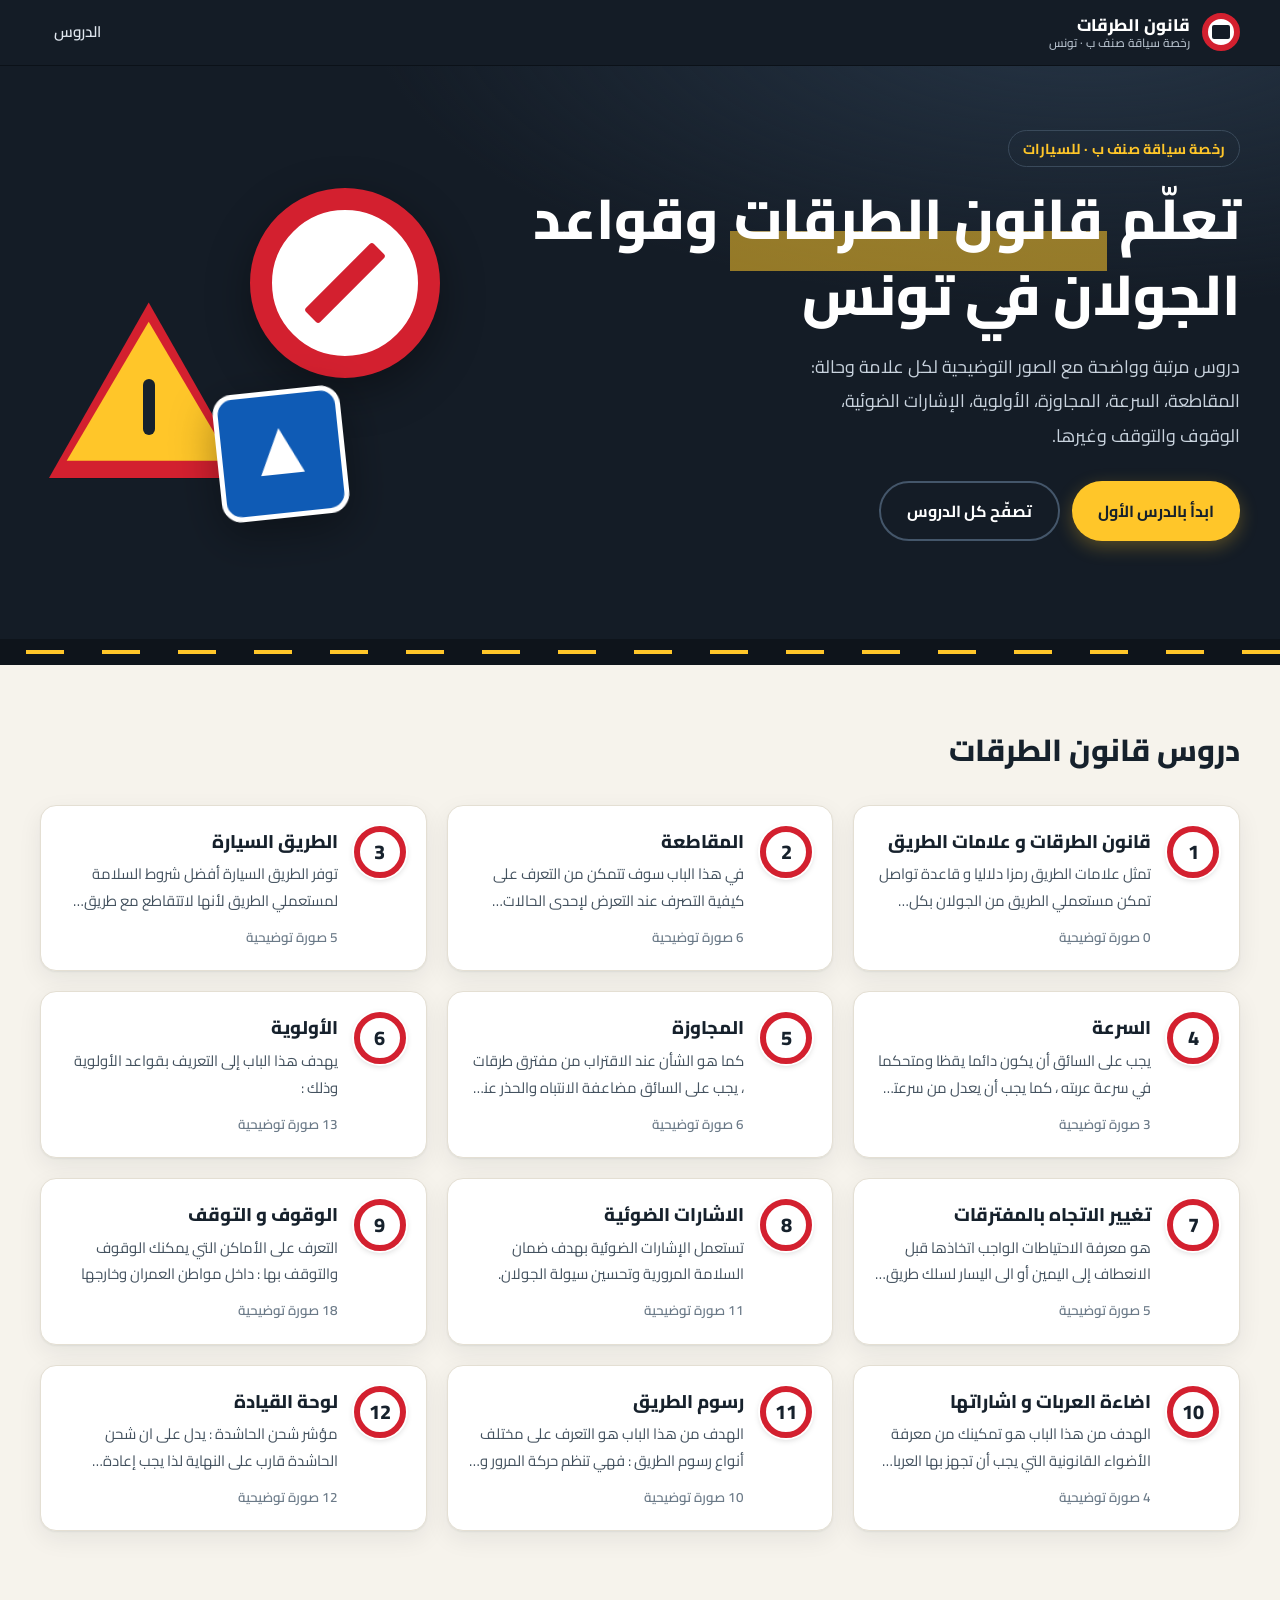
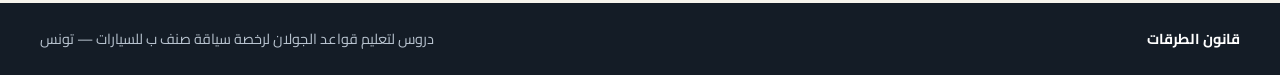
<file: index.html>
<!doctype html>
<html lang="ar" dir="rtl">
<head>
<meta charset="utf-8">
<meta name="viewport" content="width=device-width, initial-scale=1">
<title>قانون الطرقات وقواعد الجولان في تونس — رخصة سياقة صنف ب</title>
<meta name="description" content="دروس لتعليم قانون الطرقات وقواعد الجولان في تونس لمن يريد الحصول على رخصة سياقة صنف ب للسيارات.">
<link rel="preconnect" href="https://fonts.googleapis.com"><link rel="preconnect" href="https://fonts.gstatic.com" crossorigin><link href="https://fonts.googleapis.com/css2?family=Cairo:wght@400;500;600;700;800&display=swap" rel="stylesheet">
<link rel="stylesheet" href="css/style.css">
</head>
<body class="home-page" data-total="12">
<a class="skip" href="#lessons">تخطي إلى الدروس</a>
<header class="topbar"><div class="topbar-in"><a class="brand" href="index.html"><span class="brand-sign" aria-hidden="true"></span><span class="brand-text"><strong>قانون الطرقات</strong><small>رخصة سياقة صنف ب · تونس</small></span></a><nav class="topnav" aria-label="التنقل الرئيسي"><a href="index.html#lessons">الدروس</a><button class="menu-btn" type="button" aria-expanded="false" aria-controls="drawer"><span class="menu-ico" aria-hidden="true"></span><span>قائمة الدروس</span></button></nav></div><div class="progress" aria-hidden="true"><i id="bar"></i></div></header>
<section class="hero">
  <div class="hero-in">
    <div class="hero-text">
      <p class="hero-kicker">رخصة سياقة صنف ب · للسيارات</p>
      <h1>تعلّم <em>قانون الطرقات</em> وقواعد الجولان في تونس</h1>
      <p class="hero-lead">دروس مرتبة وواضحة مع الصور التوضيحية لكل علامة وحالة: المقاطعة، السرعة، المجاوزة، الأولوية، الإشارات الضوئية، الوقوف والتوقف وغيرها.</p>
      <div class="hero-cta">
        <a class="btn primary" href="lesson-01.html">ابدأ بالدرس الأول</a>
        <a class="btn ghost" href="#lessons">تصفّح كل الدروس</a>
      </div>
    </div>
    <div class="hero-art" aria-hidden="true">
      <div class="sign s-red"><i></i></div>
      <div class="sign s-yellow"><i></i></div>
      <div class="sign s-blue"><i></i></div>
    </div>
  </div>
  <div class="hero-road" aria-hidden="true"></div>
</section>
<main>
  <section class="lessons" id="lessons">
    <div class="wrap">
      <div class="sec-head"><h2>دروس قانون الطرقات</h2><p class="resume" id="resume" hidden></p></div>
      <div class="grid">
<a class="card" href="lesson-01.html" data-lesson="1">
  <div class="roundel" aria-hidden="true"><span>1</span></div>
  <div class="card-body">
    <h3>قانون الطرقات و علامات الطريق</h3>
    <p class="card-ex">تمثل علامات الطريق رمزا دلاليا و قاعدة تواصل تمكن مستعملي الطريق من الجولان بكل سلامة .</p>
    <div class="card-meta"><span>0 صورة توضيحية</span><span class="card-done">✓ تم</span></div>
  </div>
</a>
<a class="card" href="lesson-02.html" data-lesson="2">
  <div class="roundel" aria-hidden="true"><span>2</span></div>
  <div class="card-body">
    <h3>المقاطعة</h3>
    <p class="card-ex">في هذا الباب سوف تتمكن من التعرف على كيفية التصرف عند التعرض لإحدى الحالات التالية :</p>
    <div class="card-meta"><span>6 صورة توضيحية</span><span class="card-done">✓ تم</span></div>
  </div>
</a>
<a class="card" href="lesson-03.html" data-lesson="3">
  <div class="roundel" aria-hidden="true"><span>3</span></div>
  <div class="card-body">
    <h3>الطريق السيارة</h3>
    <p class="card-ex">توفر الطريق السيارة أفضل شروط السلامة لمستعملي الطريق لأنها لاتتقاطع مع طريق أخرى أو مع خط للسكك الحديدية ولا يعبرها ممرات للمترجلين .</p>
    <div class="card-meta"><span>5 صورة توضيحية</span><span class="card-done">✓ تم</span></div>
  </div>
</a>
<a class="card" href="lesson-04.html" data-lesson="4">
  <div class="roundel" aria-hidden="true"><span>4</span></div>
  <div class="card-body">
    <h3>السرعة</h3>
    <p class="card-ex">يجب على السائق أن يكون دائما يقظا ومتحكما في سرعة عربته ، كما يجب أن يعدل من سرعته حسب ما تقتضيه إشارات المرور وحالة الطريق والطقس وكثافة الجولان والعوارض المتوقعة : فالامتثال للعلامات المحددة للسرعة واختيار السرعة التي تتناسب مع حالة المعبد من شأنه المساهمة في الوقاية من حوادث الطرقات.</p>
    <div class="card-meta"><span>3 صورة توضيحية</span><span class="card-done">✓ تم</span></div>
  </div>
</a>
<a class="card" href="lesson-05.html" data-lesson="5">
  <div class="roundel" aria-hidden="true"><span>5</span></div>
  <div class="card-body">
    <h3>المجاوزة</h3>
    <p class="card-ex">كما هو الشأن عند الاقتراب من مفترق طرقات ، يجب على السائق مضاعفة الانتباه والحذر عند القيام بعملية المجاوزة،</p>
    <div class="card-meta"><span>6 صورة توضيحية</span><span class="card-done">✓ تم</span></div>
  </div>
</a>
<a class="card" href="lesson-06.html" data-lesson="6">
  <div class="roundel" aria-hidden="true"><span>6</span></div>
  <div class="card-body">
    <h3>الأولوية</h3>
    <p class="card-ex">يهدف هذا الباب إلى التعريف بقواعد الأولوية وذلك :</p>
    <div class="card-meta"><span>13 صورة توضيحية</span><span class="card-done">✓ تم</span></div>
  </div>
</a>
<a class="card" href="lesson-07.html" data-lesson="7">
  <div class="roundel" aria-hidden="true"><span>7</span></div>
  <div class="card-body">
    <h3>تغيير الاتجاه بالمفترقات</h3>
    <p class="card-ex">هو معرفة الاحتياطات الواجب اتخاذها قبل الانعطاف إلى اليمين أو الى اليسار لسلك طريق أخرى أو للدخول إلى ملك مجاور .</p>
    <div class="card-meta"><span>5 صورة توضيحية</span><span class="card-done">✓ تم</span></div>
  </div>
</a>
<a class="card" href="lesson-08.html" data-lesson="8">
  <div class="roundel" aria-hidden="true"><span>8</span></div>
  <div class="card-body">
    <h3>الاشارات الضوئية</h3>
    <p class="card-ex">تستعمل الإشارات الضوئية بهدف ضمان السلامة المرورية وتحسين سيولة الجولان.</p>
    <div class="card-meta"><span>11 صورة توضيحية</span><span class="card-done">✓ تم</span></div>
  </div>
</a>
<a class="card" href="lesson-09.html" data-lesson="9">
  <div class="roundel" aria-hidden="true"><span>9</span></div>
  <div class="card-body">
    <h3>الوقوف و التوقف</h3>
    <p class="card-ex">التعرف على الأماكن التي يمكنك الوقوف والتوقف بها : داخل مواطن العمران وخارجها</p>
    <div class="card-meta"><span>18 صورة توضيحية</span><span class="card-done">✓ تم</span></div>
  </div>
</a>
<a class="card" href="lesson-10.html" data-lesson="10">
  <div class="roundel" aria-hidden="true"><span>10</span></div>
  <div class="card-body">
    <h3>اضاءة العربات و اشاراتها</h3>
    <p class="card-ex">الهدف من هذا الباب هو تمكينك من معرفة الأضواء القانونية التي يجب أن تجهز بها العربات وكيفية استعمالها حسب المكان والظروف.</p>
    <div class="card-meta"><span>4 صورة توضيحية</span><span class="card-done">✓ تم</span></div>
  </div>
</a>
<a class="card" href="lesson-11.html" data-lesson="11">
  <div class="roundel" aria-hidden="true"><span>11</span></div>
  <div class="card-body">
    <h3>رسوم الطريق</h3>
    <p class="card-ex">الهدف من هذا الباب هو التعرف على مختلف أنواع رسوم الطريق : فهي تنظم حركة المرور و تساعد على الاستعمال السليم للطريق مثل بقية الإشارات الضوئية والعمودية ويفرض وجودها على مستعملي الطريق التزامات معينة تحقيقا للسلامة المرورية.</p>
    <div class="card-meta"><span>10 صورة توضيحية</span><span class="card-done">✓ تم</span></div>
  </div>
</a>
<a class="card" href="lesson-12.html" data-lesson="12">
  <div class="roundel" aria-hidden="true"><span>12</span></div>
  <div class="card-body">
    <h3>لوحة القيادة</h3>
    <p class="card-ex">مؤشر شحن الحاشدة : يدل على ان شحن الحاشدة قارب على النهاية لذا يجب إعادة شحنها وتغييرها</p>
    <div class="card-meta"><span>12 صورة توضيحية</span><span class="card-done">✓ تم</span></div>
  </div>
</a>
      </div>
    </div>
  </section>
</main>
<footer class="foot"><div class="foot-in"><strong>قانون الطرقات</strong><span>دروس لتعليم قواعد الجولان لرخصة سياقة صنف ب للسيارات — تونس</span></div></footer>
<script src="js/app.js"></script>
</body>
</html>
</file>
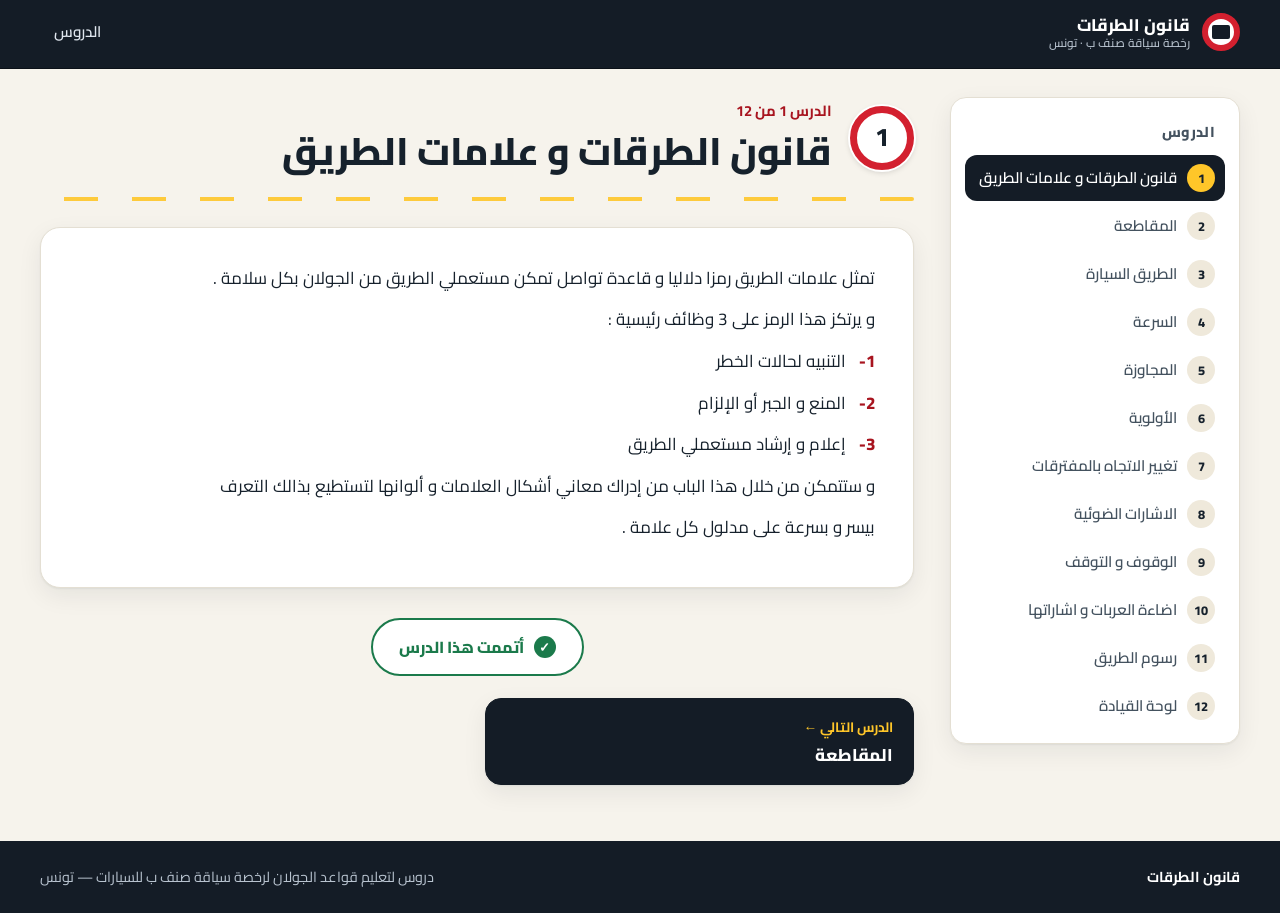
<file: lesson-01.html>
<!doctype html>
<html lang="ar" dir="rtl">
<head>
<meta charset="utf-8">
<meta name="viewport" content="width=device-width, initial-scale=1">
<title>قانون الطرقات و علامات الطريق — قانون الطرقات · تونس</title>
<meta name="description" content="الدرس 1 من 12: قانون الطرقات و علامات الطريق — دروس قانون الطرقات وقواعد الجولان في تونس لرخصة سياقة صنف ب.">
<link rel="preconnect" href="https://fonts.googleapis.com"><link rel="preconnect" href="https://fonts.gstatic.com" crossorigin><link href="https://fonts.googleapis.com/css2?family=Cairo:wght@400;500;600;700;800&display=swap" rel="stylesheet">
<link rel="stylesheet" href="css/style.css">
</head>
<body class="lesson-page" data-lesson="1" data-total="12">
<a class="skip" href="#content">تخطي إلى المحتوى</a>
<header class="topbar"><div class="topbar-in"><a class="brand" href="index.html"><span class="brand-sign" aria-hidden="true"></span><span class="brand-text"><strong>قانون الطرقات</strong><small>رخصة سياقة صنف ب · تونس</small></span></a><nav class="topnav" aria-label="التنقل الرئيسي"><a href="index.html#lessons">الدروس</a><button class="menu-btn" type="button" aria-expanded="false" aria-controls="drawer"><span class="menu-ico" aria-hidden="true"></span><span>قائمة الدروس</span></button></nav></div><div class="progress" aria-hidden="true"><i id="bar"></i></div></header>
<div class="shell">
  <aside class="sidebar" aria-label="قائمة الدروس">
    <div class="side-head">الدروس</div>
    <ol class="side-list"><li><a class="side-link is-current" href="lesson-01.html" data-lesson="1" aria-current="page"><span class="side-no">1</span><span class="side-title">قانون الطرقات و علامات الطريق</span><span class="side-done" aria-hidden="true">✓</span></a></li><li><a class="side-link" href="lesson-02.html" data-lesson="2"><span class="side-no">2</span><span class="side-title">المقاطعة</span><span class="side-done" aria-hidden="true">✓</span></a></li><li><a class="side-link" href="lesson-03.html" data-lesson="3"><span class="side-no">3</span><span class="side-title">الطريق السيارة</span><span class="side-done" aria-hidden="true">✓</span></a></li><li><a class="side-link" href="lesson-04.html" data-lesson="4"><span class="side-no">4</span><span class="side-title">السرعة</span><span class="side-done" aria-hidden="true">✓</span></a></li><li><a class="side-link" href="lesson-05.html" data-lesson="5"><span class="side-no">5</span><span class="side-title">المجاوزة</span><span class="side-done" aria-hidden="true">✓</span></a></li><li><a class="side-link" href="lesson-06.html" data-lesson="6"><span class="side-no">6</span><span class="side-title">الأولوية</span><span class="side-done" aria-hidden="true">✓</span></a></li><li><a class="side-link" href="lesson-07.html" data-lesson="7"><span class="side-no">7</span><span class="side-title">تغيير الاتجاه بالمفترقات</span><span class="side-done" aria-hidden="true">✓</span></a></li><li><a class="side-link" href="lesson-08.html" data-lesson="8"><span class="side-no">8</span><span class="side-title">الاشارات الضوئية</span><span class="side-done" aria-hidden="true">✓</span></a></li><li><a class="side-link" href="lesson-09.html" data-lesson="9"><span class="side-no">9</span><span class="side-title">الوقوف و التوقف</span><span class="side-done" aria-hidden="true">✓</span></a></li><li><a class="side-link" href="lesson-10.html" data-lesson="10"><span class="side-no">10</span><span class="side-title">اضاءة العربات و اشاراتها</span><span class="side-done" aria-hidden="true">✓</span></a></li><li><a class="side-link" href="lesson-11.html" data-lesson="11"><span class="side-no">11</span><span class="side-title">رسوم الطريق</span><span class="side-done" aria-hidden="true">✓</span></a></li><li><a class="side-link" href="lesson-12.html" data-lesson="12"><span class="side-no">12</span><span class="side-title">لوحة القيادة</span><span class="side-done" aria-hidden="true">✓</span></a></li></ol>
  </aside>
  <main id="content" class="main">
    <div class="lesson-head">
      <div class="roundel" aria-hidden="true"><span>1</span></div>
      <div>
        <p class="eyebrow">الدرس 1 من 12</p>
        <h1>قانون الطرقات و علامات الطريق</h1>
      </div>
    </div>
    <div class="roadline" aria-hidden="true"></div>
    <article class="article">
<div class="para"><p class="ln">تمثل علامات الطريق رمزا دلاليا و قاعدة تواصل تمكن مستعملي الطريق من الجولان بكل سلامة .</p><p class="ln">و يرتكز هذا الرمز على 3 وظائف رئيسية :</p><p class="ln li"><span class="mk">1-</span>التنبيه لحالات الخطر</p><p class="ln li"><span class="mk">2-</span>المنع و الجبر أو الإلزام</p><p class="ln li"><span class="mk">3-</span>إعلام و إرشاد مستعملي الطريق</p><p class="ln">و ستتمكن من خلال هذا الباب من إدراك معاني أشكال العلامات و ألوانها لتستطيع بذالك التعرف</p><p class="ln">بيسر و بسرعة على مدلول كل علامة .</p></div>
    </article>
    <div class="done-wrap">
      <button type="button" class="done-btn" id="doneBtn" aria-pressed="false"><span class="done-ico" aria-hidden="true">✓</span><span class="done-txt">أتممت هذا الدرس</span></button>
    </div>
    <nav class="pn-wrap" aria-label="التنقل بين الدروس"><a class="pn next" href="lesson-02.html"><span class="pn-dir">الدرس التالي ←</span><span class="pn-title">المقاطعة</span></a><span></span></nav>
  </main>
</div>
<div class="drawer" id="drawer" hidden><div class="drawer-scrim" data-close></div><aside class="drawer-panel" role="dialog" aria-label="قائمة الدروس"><div class="drawer-head"><strong>الدروس</strong><button type="button" class="drawer-x" data-close aria-label="إغلاق">✕</button></div><ol class="side-list"><li><a class="side-link" href="lesson-01.html" data-lesson="1"><span class="side-no">1</span><span class="side-title">قانون الطرقات و علامات الطريق</span><span class="side-done" aria-hidden="true">✓</span></a></li><li><a class="side-link" href="lesson-02.html" data-lesson="2"><span class="side-no">2</span><span class="side-title">المقاطعة</span><span class="side-done" aria-hidden="true">✓</span></a></li><li><a class="side-link" href="lesson-03.html" data-lesson="3"><span class="side-no">3</span><span class="side-title">الطريق السيارة</span><span class="side-done" aria-hidden="true">✓</span></a></li><li><a class="side-link" href="lesson-04.html" data-lesson="4"><span class="side-no">4</span><span class="side-title">السرعة</span><span class="side-done" aria-hidden="true">✓</span></a></li><li><a class="side-link" href="lesson-05.html" data-lesson="5"><span class="side-no">5</span><span class="side-title">المجاوزة</span><span class="side-done" aria-hidden="true">✓</span></a></li><li><a class="side-link" href="lesson-06.html" data-lesson="6"><span class="side-no">6</span><span class="side-title">الأولوية</span><span class="side-done" aria-hidden="true">✓</span></a></li><li><a class="side-link" href="lesson-07.html" data-lesson="7"><span class="side-no">7</span><span class="side-title">تغيير الاتجاه بالمفترقات</span><span class="side-done" aria-hidden="true">✓</span></a></li><li><a class="side-link" href="lesson-08.html" data-lesson="8"><span class="side-no">8</span><span class="side-title">الاشارات الضوئية</span><span class="side-done" aria-hidden="true">✓</span></a></li><li><a class="side-link" href="lesson-09.html" data-lesson="9"><span class="side-no">9</span><span class="side-title">الوقوف و التوقف</span><span class="side-done" aria-hidden="true">✓</span></a></li><li><a class="side-link" href="lesson-10.html" data-lesson="10"><span class="side-no">10</span><span class="side-title">اضاءة العربات و اشاراتها</span><span class="side-done" aria-hidden="true">✓</span></a></li><li><a class="side-link" href="lesson-11.html" data-lesson="11"><span class="side-no">11</span><span class="side-title">رسوم الطريق</span><span class="side-done" aria-hidden="true">✓</span></a></li><li><a class="side-link" href="lesson-12.html" data-lesson="12"><span class="side-no">12</span><span class="side-title">لوحة القيادة</span><span class="side-done" aria-hidden="true">✓</span></a></li></ol></aside></div>
<div class="lightbox" id="lightbox" hidden role="dialog" aria-label="عرض الصورة"><button type="button" class="lb-x" aria-label="إغلاق">✕</button><img alt=""></div>
<footer class="foot"><div class="foot-in"><strong>قانون الطرقات</strong><span>دروس لتعليم قواعد الجولان لرخصة سياقة صنف ب للسيارات — تونس</span></div></footer>
<script src="js/app.js"></script>
</body>
</html>
</file>
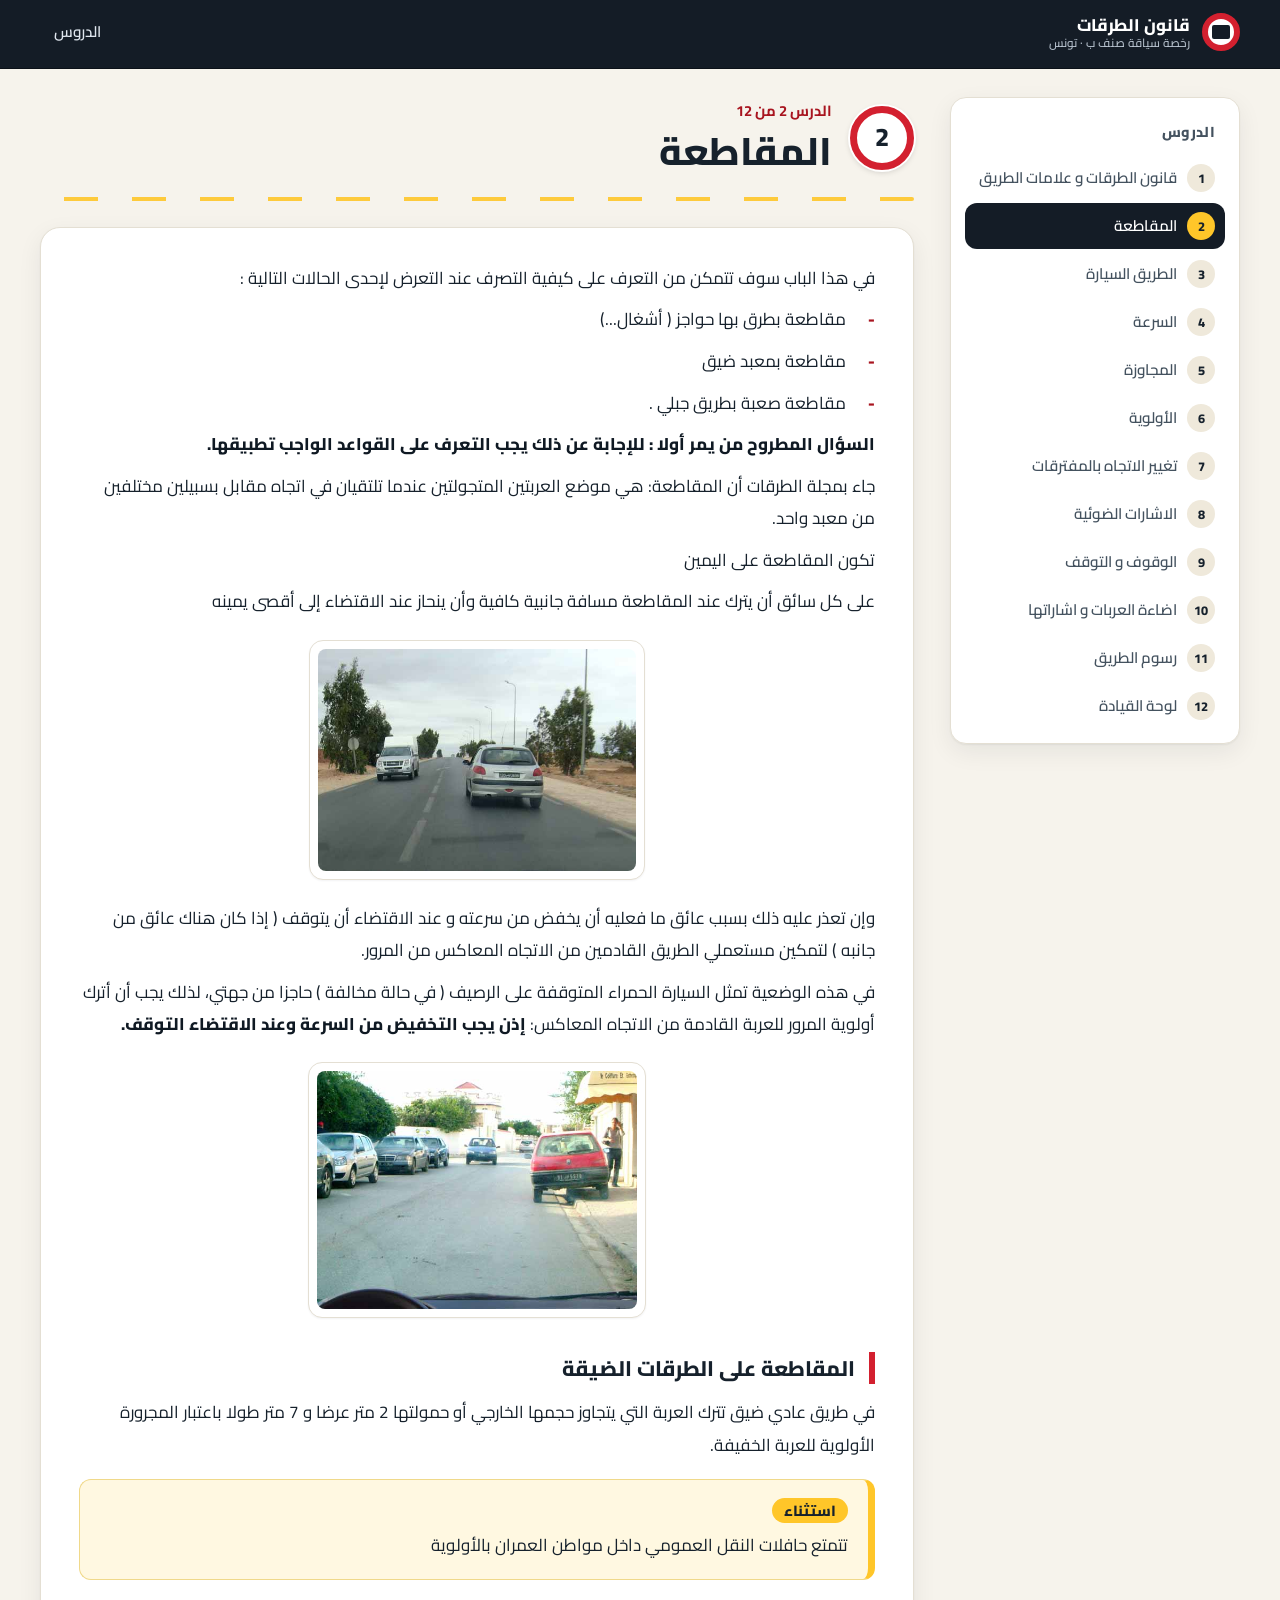
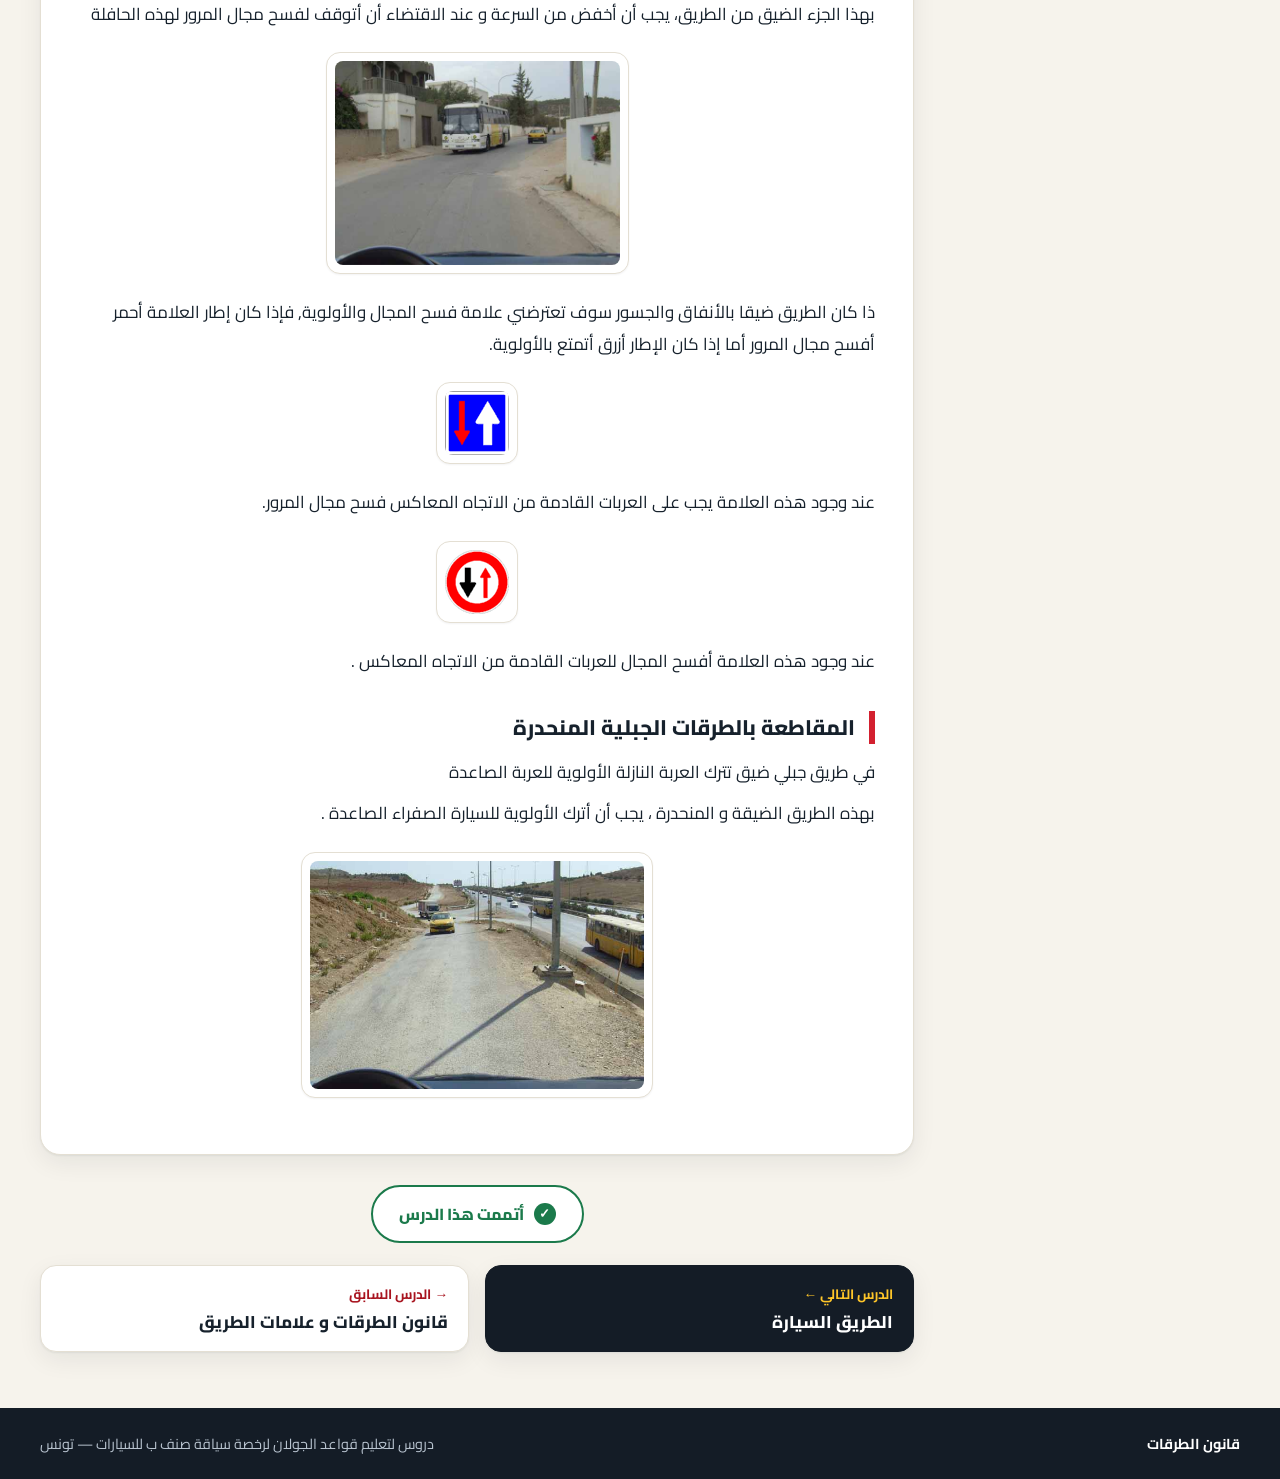
<file: lesson-02.html>
<!doctype html>
<html lang="ar" dir="rtl">
<head>
<meta charset="utf-8">
<meta name="viewport" content="width=device-width, initial-scale=1">
<title>المقاطعة — قانون الطرقات · تونس</title>
<meta name="description" content="الدرس 2 من 12: المقاطعة — دروس قانون الطرقات وقواعد الجولان في تونس لرخصة سياقة صنف ب.">
<link rel="preconnect" href="https://fonts.googleapis.com"><link rel="preconnect" href="https://fonts.gstatic.com" crossorigin><link href="https://fonts.googleapis.com/css2?family=Cairo:wght@400;500;600;700;800&display=swap" rel="stylesheet">
<link rel="stylesheet" href="css/style.css">
</head>
<body class="lesson-page" data-lesson="2" data-total="12">
<a class="skip" href="#content">تخطي إلى المحتوى</a>
<header class="topbar"><div class="topbar-in"><a class="brand" href="index.html"><span class="brand-sign" aria-hidden="true"></span><span class="brand-text"><strong>قانون الطرقات</strong><small>رخصة سياقة صنف ب · تونس</small></span></a><nav class="topnav" aria-label="التنقل الرئيسي"><a href="index.html#lessons">الدروس</a><button class="menu-btn" type="button" aria-expanded="false" aria-controls="drawer"><span class="menu-ico" aria-hidden="true"></span><span>قائمة الدروس</span></button></nav></div><div class="progress" aria-hidden="true"><i id="bar"></i></div></header>
<div class="shell">
  <aside class="sidebar" aria-label="قائمة الدروس">
    <div class="side-head">الدروس</div>
    <ol class="side-list"><li><a class="side-link" href="lesson-01.html" data-lesson="1"><span class="side-no">1</span><span class="side-title">قانون الطرقات و علامات الطريق</span><span class="side-done" aria-hidden="true">✓</span></a></li><li><a class="side-link is-current" href="lesson-02.html" data-lesson="2" aria-current="page"><span class="side-no">2</span><span class="side-title">المقاطعة</span><span class="side-done" aria-hidden="true">✓</span></a></li><li><a class="side-link" href="lesson-03.html" data-lesson="3"><span class="side-no">3</span><span class="side-title">الطريق السيارة</span><span class="side-done" aria-hidden="true">✓</span></a></li><li><a class="side-link" href="lesson-04.html" data-lesson="4"><span class="side-no">4</span><span class="side-title">السرعة</span><span class="side-done" aria-hidden="true">✓</span></a></li><li><a class="side-link" href="lesson-05.html" data-lesson="5"><span class="side-no">5</span><span class="side-title">المجاوزة</span><span class="side-done" aria-hidden="true">✓</span></a></li><li><a class="side-link" href="lesson-06.html" data-lesson="6"><span class="side-no">6</span><span class="side-title">الأولوية</span><span class="side-done" aria-hidden="true">✓</span></a></li><li><a class="side-link" href="lesson-07.html" data-lesson="7"><span class="side-no">7</span><span class="side-title">تغيير الاتجاه بالمفترقات</span><span class="side-done" aria-hidden="true">✓</span></a></li><li><a class="side-link" href="lesson-08.html" data-lesson="8"><span class="side-no">8</span><span class="side-title">الاشارات الضوئية</span><span class="side-done" aria-hidden="true">✓</span></a></li><li><a class="side-link" href="lesson-09.html" data-lesson="9"><span class="side-no">9</span><span class="side-title">الوقوف و التوقف</span><span class="side-done" aria-hidden="true">✓</span></a></li><li><a class="side-link" href="lesson-10.html" data-lesson="10"><span class="side-no">10</span><span class="side-title">اضاءة العربات و اشاراتها</span><span class="side-done" aria-hidden="true">✓</span></a></li><li><a class="side-link" href="lesson-11.html" data-lesson="11"><span class="side-no">11</span><span class="side-title">رسوم الطريق</span><span class="side-done" aria-hidden="true">✓</span></a></li><li><a class="side-link" href="lesson-12.html" data-lesson="12"><span class="side-no">12</span><span class="side-title">لوحة القيادة</span><span class="side-done" aria-hidden="true">✓</span></a></li></ol>
  </aside>
  <main id="content" class="main">
    <div class="lesson-head">
      <div class="roundel" aria-hidden="true"><span>2</span></div>
      <div>
        <p class="eyebrow">الدرس 2 من 12</p>
        <h1>المقاطعة</h1>
      </div>
    </div>
    <div class="roadline" aria-hidden="true"></div>
    <article class="article">
<div class="para"><p class="ln">في هذا الباب سوف تتمكن من التعرف على كيفية التصرف عند التعرض لإحدى الحالات التالية :</p><p class="ln li"><span class="mk">-</span>مقاطعة بطرق بها حواجز ( أشغال...)</p><p class="ln li"><span class="mk">-</span>مقاطعة بمعبد ضيق</p><p class="ln li"><span class="mk">-</span>مقاطعة صعبة بطريق جبلي .</p><p class="ln"><strong>السؤال المطروح من يمر أولا : للإجابة عن ذلك يجب التعرف على القواعد الواجب تطبيقها.</strong></p></div>
<div class="para"><p class="ln">جاء بمجلة الطرقات أن المقاطعة: هي موضع العربتين المتجولتين عندما تلتقيان في اتجاه مقابل بسبيلين مختلفين من معبد واحد.</p></div>
<div class="para"><p class="ln">تكون المقاطعة على اليمين</p></div>
<div class="para"><p class="ln">على كل سائق أن يترك عند المقاطعة مسافة جانبية كافية وأن ينحاز عند الاقتضاء إلى أقصى يمينه</p></div>
<div class="para"><div class="figs"><figure class="fig"><img src="images/image1.jpg" width="318" height="222" loading="lazy" decoding="async" alt="صورة توضيحية رقم 1"></figure></div></div>
<div class="para"><p class="ln">وإن تعذر عليه ذلك بسبب عائق ما فعليه أن يخفض من سرعته و عند الاقتضاء أن يتوقف ( إذا كان هناك عائق من جانبه ) لتمكين مستعملي الطريق القادمين من الاتجاه المعاكس من المرور.</p></div>
<div class="para"><p class="ln">في هذه الوضعية تمثل السيارة الحمراء المتوقفة على الرصيف ( في حالة مخالفة ) حاجزا من جهتي، لذلك يجب أن أترك أولوية المرور للعربة القادمة من الاتجاه المعاكس: <strong>إذن يجب التخفيض من السرعة وعند الاقتضاء التوقف.</strong></p></div>
<div class="para"><div class="figs"><figure class="fig"><img src="images/image2.jpg" width="320" height="237" loading="lazy" decoding="async" alt="صورة توضيحية رقم 2"></figure></div></div>
<h3 class="sub">المقاطعة على الطرقات الضيقة</h3>
<div class="para"><p class="ln">في طريق عادي ضيق تترك العربة التي يتجاوز حجمها الخارجي أو حمولتها 2 متر عرضا و 7 متر طولا باعتبار المجرورة الأولوية للعربة الخفيفة.</p></div>
<aside class="callout"><div class="callout-label">استثناء</div><p class="ln">تتمتع حافلات النقل العمومي داخل مواطن العمران بالأولوية</p></aside>
<div class="para"><p class="ln">بهذا الجزء الضيق من الطريق، يجب أن أخفض من السرعة و عند الاقتضاء أن أتوقف لفسح مجال المرور لهذه الحافلة</p></div>
<div class="para"><div class="figs"><figure class="fig"><img src="images/image3.jpg" width="285" height="204" loading="lazy" decoding="async" alt="صورة توضيحية رقم 3"></figure></div></div>
<div class="para"><p class="ln">ذا كان الطريق ضيقا بالأنفاق والجسور سوف تعترضني علامة فسح المجال والأولوية, فإذا كان إطار العلامة أحمر أفسح مجال المرور أما إذا كان الإطار أزرق أتمتع بالأولوية.</p></div>
<div class="para"><div class="figs"><figure class="fig"><img src="images/image4.gif" width="64" height="64" loading="lazy" decoding="async" alt="صورة توضيحية رقم 4"></figure></div></div>
<div class="para"><p class="ln">عند وجود هذه العلامة يجب على العربات القادمة من الاتجاه المعاكس فسح مجال المرور.</p></div>
<div class="para"><div class="figs"><figure class="fig"><img src="images/image5.gif" width="64" height="64" loading="lazy" decoding="async" alt="صورة توضيحية رقم 5"></figure></div></div>
<div class="para"><p class="ln">عند وجود هذه العلامة أفسح المجال للعربات القادمة من الاتجاه المعاكس .</p></div>
<h3 class="sub">المقاطعة بالطرقات الجبلية المنحدرة</h3>
<div class="para"><p class="ln">في طريق جبلي ضيق تترك العربة النازلة الأولوية للعربة الصاعدة</p><p class="ln">بهذه الطريق الضيقة و المنحدرة ، يجب أن أترك الأولوية للسيارة الصفراء الصاعدة .</p></div>
<div class="para"><div class="figs"><figure class="fig"><img src="images/image6.jpg" width="334" height="228" loading="lazy" decoding="async" alt="صورة توضيحية رقم 6"></figure></div></div>
    </article>
    <div class="done-wrap">
      <button type="button" class="done-btn" id="doneBtn" aria-pressed="false"><span class="done-ico" aria-hidden="true">✓</span><span class="done-txt">أتممت هذا الدرس</span></button>
    </div>
    <nav class="pn-wrap" aria-label="التنقل بين الدروس"><a class="pn next" href="lesson-03.html"><span class="pn-dir">الدرس التالي ←</span><span class="pn-title">الطريق السيارة</span></a><a class="pn prev" href="lesson-01.html"><span class="pn-dir">→ الدرس السابق</span><span class="pn-title">قانون الطرقات و علامات الطريق</span></a></nav>
  </main>
</div>
<div class="drawer" id="drawer" hidden><div class="drawer-scrim" data-close></div><aside class="drawer-panel" role="dialog" aria-label="قائمة الدروس"><div class="drawer-head"><strong>الدروس</strong><button type="button" class="drawer-x" data-close aria-label="إغلاق">✕</button></div><ol class="side-list"><li><a class="side-link" href="lesson-01.html" data-lesson="1"><span class="side-no">1</span><span class="side-title">قانون الطرقات و علامات الطريق</span><span class="side-done" aria-hidden="true">✓</span></a></li><li><a class="side-link" href="lesson-02.html" data-lesson="2"><span class="side-no">2</span><span class="side-title">المقاطعة</span><span class="side-done" aria-hidden="true">✓</span></a></li><li><a class="side-link" href="lesson-03.html" data-lesson="3"><span class="side-no">3</span><span class="side-title">الطريق السيارة</span><span class="side-done" aria-hidden="true">✓</span></a></li><li><a class="side-link" href="lesson-04.html" data-lesson="4"><span class="side-no">4</span><span class="side-title">السرعة</span><span class="side-done" aria-hidden="true">✓</span></a></li><li><a class="side-link" href="lesson-05.html" data-lesson="5"><span class="side-no">5</span><span class="side-title">المجاوزة</span><span class="side-done" aria-hidden="true">✓</span></a></li><li><a class="side-link" href="lesson-06.html" data-lesson="6"><span class="side-no">6</span><span class="side-title">الأولوية</span><span class="side-done" aria-hidden="true">✓</span></a></li><li><a class="side-link" href="lesson-07.html" data-lesson="7"><span class="side-no">7</span><span class="side-title">تغيير الاتجاه بالمفترقات</span><span class="side-done" aria-hidden="true">✓</span></a></li><li><a class="side-link" href="lesson-08.html" data-lesson="8"><span class="side-no">8</span><span class="side-title">الاشارات الضوئية</span><span class="side-done" aria-hidden="true">✓</span></a></li><li><a class="side-link" href="lesson-09.html" data-lesson="9"><span class="side-no">9</span><span class="side-title">الوقوف و التوقف</span><span class="side-done" aria-hidden="true">✓</span></a></li><li><a class="side-link" href="lesson-10.html" data-lesson="10"><span class="side-no">10</span><span class="side-title">اضاءة العربات و اشاراتها</span><span class="side-done" aria-hidden="true">✓</span></a></li><li><a class="side-link" href="lesson-11.html" data-lesson="11"><span class="side-no">11</span><span class="side-title">رسوم الطريق</span><span class="side-done" aria-hidden="true">✓</span></a></li><li><a class="side-link" href="lesson-12.html" data-lesson="12"><span class="side-no">12</span><span class="side-title">لوحة القيادة</span><span class="side-done" aria-hidden="true">✓</span></a></li></ol></aside></div>
<div class="lightbox" id="lightbox" hidden role="dialog" aria-label="عرض الصورة"><button type="button" class="lb-x" aria-label="إغلاق">✕</button><img alt=""></div>
<footer class="foot"><div class="foot-in"><strong>قانون الطرقات</strong><span>دروس لتعليم قواعد الجولان لرخصة سياقة صنف ب للسيارات — تونس</span></div></footer>
<script src="js/app.js"></script>
</body>
</html>
</file>
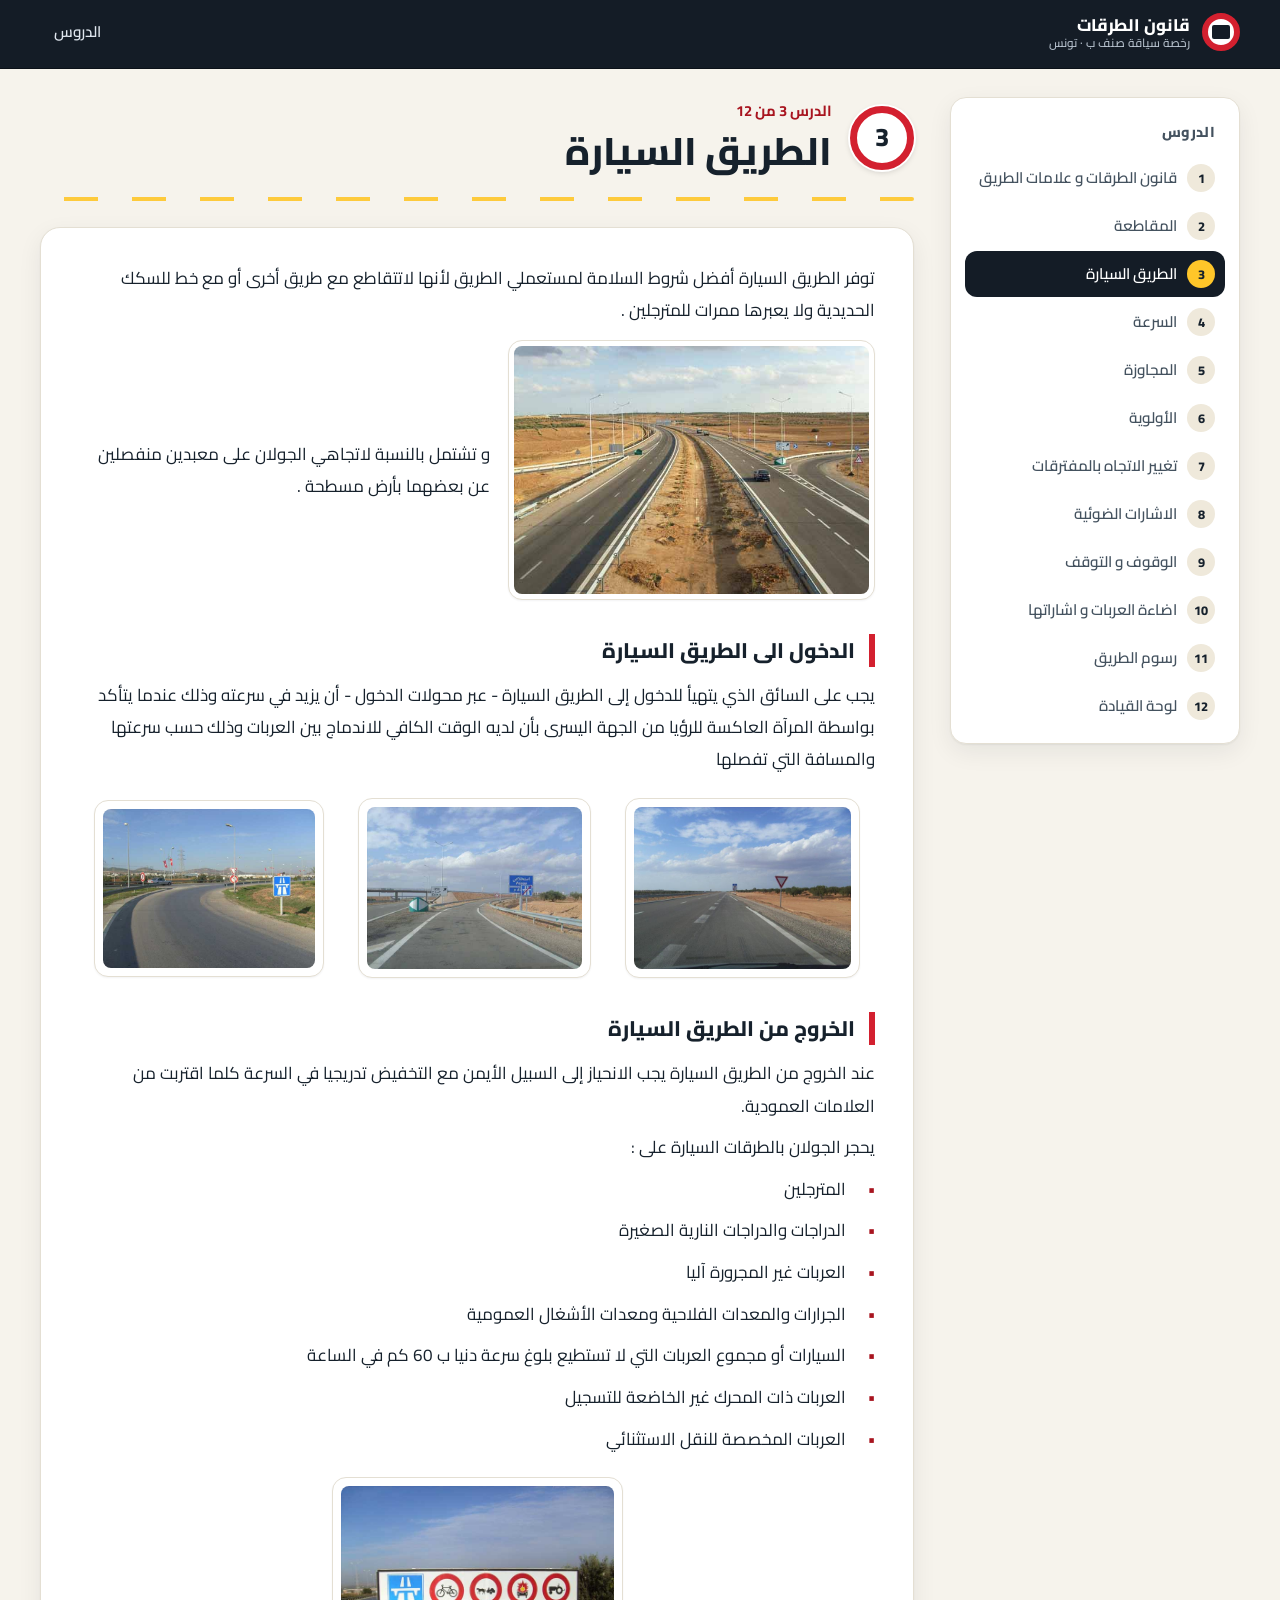
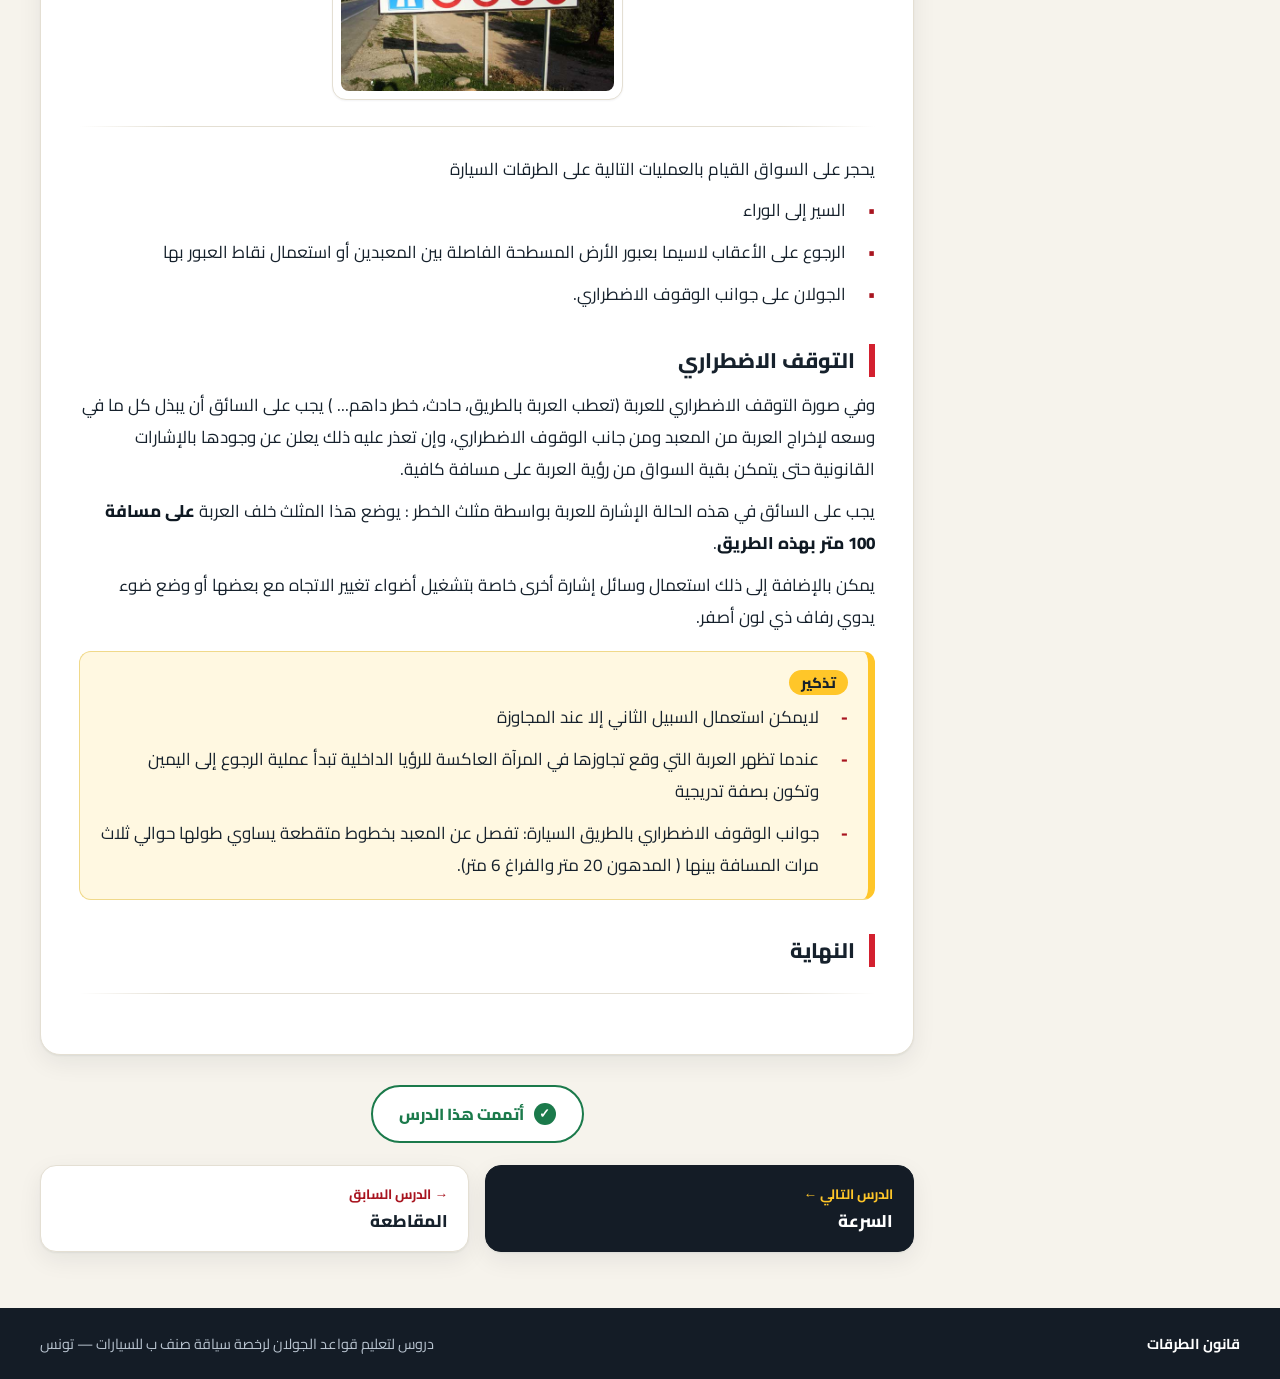
<file: lesson-03.html>
<!doctype html>
<html lang="ar" dir="rtl">
<head>
<meta charset="utf-8">
<meta name="viewport" content="width=device-width, initial-scale=1">
<title>الطريق السيارة — قانون الطرقات · تونس</title>
<meta name="description" content="الدرس 3 من 12: الطريق السيارة — دروس قانون الطرقات وقواعد الجولان في تونس لرخصة سياقة صنف ب.">
<link rel="preconnect" href="https://fonts.googleapis.com"><link rel="preconnect" href="https://fonts.gstatic.com" crossorigin><link href="https://fonts.googleapis.com/css2?family=Cairo:wght@400;500;600;700;800&display=swap" rel="stylesheet">
<link rel="stylesheet" href="css/style.css">
</head>
<body class="lesson-page" data-lesson="3" data-total="12">
<a class="skip" href="#content">تخطي إلى المحتوى</a>
<header class="topbar"><div class="topbar-in"><a class="brand" href="index.html"><span class="brand-sign" aria-hidden="true"></span><span class="brand-text"><strong>قانون الطرقات</strong><small>رخصة سياقة صنف ب · تونس</small></span></a><nav class="topnav" aria-label="التنقل الرئيسي"><a href="index.html#lessons">الدروس</a><button class="menu-btn" type="button" aria-expanded="false" aria-controls="drawer"><span class="menu-ico" aria-hidden="true"></span><span>قائمة الدروس</span></button></nav></div><div class="progress" aria-hidden="true"><i id="bar"></i></div></header>
<div class="shell">
  <aside class="sidebar" aria-label="قائمة الدروس">
    <div class="side-head">الدروس</div>
    <ol class="side-list"><li><a class="side-link" href="lesson-01.html" data-lesson="1"><span class="side-no">1</span><span class="side-title">قانون الطرقات و علامات الطريق</span><span class="side-done" aria-hidden="true">✓</span></a></li><li><a class="side-link" href="lesson-02.html" data-lesson="2"><span class="side-no">2</span><span class="side-title">المقاطعة</span><span class="side-done" aria-hidden="true">✓</span></a></li><li><a class="side-link is-current" href="lesson-03.html" data-lesson="3" aria-current="page"><span class="side-no">3</span><span class="side-title">الطريق السيارة</span><span class="side-done" aria-hidden="true">✓</span></a></li><li><a class="side-link" href="lesson-04.html" data-lesson="4"><span class="side-no">4</span><span class="side-title">السرعة</span><span class="side-done" aria-hidden="true">✓</span></a></li><li><a class="side-link" href="lesson-05.html" data-lesson="5"><span class="side-no">5</span><span class="side-title">المجاوزة</span><span class="side-done" aria-hidden="true">✓</span></a></li><li><a class="side-link" href="lesson-06.html" data-lesson="6"><span class="side-no">6</span><span class="side-title">الأولوية</span><span class="side-done" aria-hidden="true">✓</span></a></li><li><a class="side-link" href="lesson-07.html" data-lesson="7"><span class="side-no">7</span><span class="side-title">تغيير الاتجاه بالمفترقات</span><span class="side-done" aria-hidden="true">✓</span></a></li><li><a class="side-link" href="lesson-08.html" data-lesson="8"><span class="side-no">8</span><span class="side-title">الاشارات الضوئية</span><span class="side-done" aria-hidden="true">✓</span></a></li><li><a class="side-link" href="lesson-09.html" data-lesson="9"><span class="side-no">9</span><span class="side-title">الوقوف و التوقف</span><span class="side-done" aria-hidden="true">✓</span></a></li><li><a class="side-link" href="lesson-10.html" data-lesson="10"><span class="side-no">10</span><span class="side-title">اضاءة العربات و اشاراتها</span><span class="side-done" aria-hidden="true">✓</span></a></li><li><a class="side-link" href="lesson-11.html" data-lesson="11"><span class="side-no">11</span><span class="side-title">رسوم الطريق</span><span class="side-done" aria-hidden="true">✓</span></a></li><li><a class="side-link" href="lesson-12.html" data-lesson="12"><span class="side-no">12</span><span class="side-title">لوحة القيادة</span><span class="side-done" aria-hidden="true">✓</span></a></li></ol>
  </aside>
  <main id="content" class="main">
    <div class="lesson-head">
      <div class="roundel" aria-hidden="true"><span>3</span></div>
      <div>
        <p class="eyebrow">الدرس 3 من 12</p>
        <h1>الطريق السيارة</h1>
      </div>
    </div>
    <div class="roadline" aria-hidden="true"></div>
    <article class="article">
<div class="para"><p class="ln">توفر الطريق السيارة أفضل شروط السلامة لمستعملي الطريق لأنها لاتتقاطع مع طريق أخرى أو مع خط للسكك الحديدية ولا يعبرها ممرات للمترجلين .</p><div class="iconrow"><div class="figs"><figure class="fig"><img src="images/image7.jpg" width="355" height="248" loading="lazy" decoding="async" alt="صورة توضيحية رقم 7"></figure></div><p class="ln">و تشتمل بالنسبة لاتجاهي الجولان على معبدين منفصلين عن بعضهما بأرض مسطحة .</p></div></div>
<h3 class="sub">الدخول الى الطريق السيارة</h3>
<div class="para"><p class="ln">يجب على السائق الذي يتهيأ للدخول إلى الطريق السيارة - عبر محولات الدخول - أن يزيد في سرعته وذلك عندما يتأكد بواسطة المرآة العاكسة للرؤيا من الجهة اليسرى بأن لديه الوقت الكافي للاندماج بين العربات وذلك حسب سرعتها والمسافة التي تفصلها</p></div>
<div class="para"><div class="figs multi"><figure class="fig"><img src="images/image8.jpg" width="217" height="163" loading="lazy" decoding="async" alt="صورة توضيحية رقم 8"></figure><figure class="fig"><img src="images/image9.jpg" width="215" height="161" loading="lazy" decoding="async" alt="صورة توضيحية رقم 9"></figure><figure class="fig"><img src="images/image10.jpg" width="212" height="159" loading="lazy" decoding="async" alt="صورة توضيحية رقم 10"></figure></div></div>
<h3 class="sub">الخروج من الطريق السيارة</h3>
<div class="para"><p class="ln">عند الخروج من الطريق السيارة يجب الانحياز إلى السبيل الأيمن مع التخفيض تدريجيا في السرعة كلما اقتربت من العلامات العمودية.</p></div>
<div class="para"><p class="ln">يحجر الجولان بالطرقات السيارة على :</p><p class="ln li"><span class="mk">•</span>المترجلين</p><p class="ln li"><span class="mk">•</span>الدراجات والدراجات النارية الصغيرة</p><p class="ln li"><span class="mk">•</span>العربات غير المجرورة آليا</p><p class="ln li"><span class="mk">•</span>الجرارات والمعدات الفلاحية ومعدات الأشغال العمومية</p><p class="ln li"><span class="mk">•</span>السيارات أو مجموع العربات التي لا تستطيع بلوغ سرعة دنيا ب 60 كم في الساعة</p><p class="ln li"><span class="mk">•</span>العربات ذات المحرك غير الخاضعة للتسجيل</p><p class="ln li"><span class="mk">•</span>العربات المخصصة للنقل الاستثنائي</p></div>
<div class="para"><div class="figs"><figure class="fig"><img src="images/image11.jpg" width="273" height="205" loading="lazy" decoding="async" alt="صورة توضيحية رقم 11"></figure></div></div>
<hr class="rule">
<div class="para"><p class="ln">يحجر على السواق القيام بالعمليات التالية على الطرقات السيارة</p></div>
<div class="para"><p class="ln li"><span class="mk">•</span>السير إلى الوراء</p><p class="ln li"><span class="mk">•</span>الرجوع على الأعقاب لاسيما بعبور الأرض المسطحة الفاصلة بين المعبدين أو استعمال نقاط العبور بها</p><p class="ln li"><span class="mk">•</span>الجولان على جوانب الوقوف الاضطراري.</p></div>
<h3 class="sub">التوقف الاضطراري</h3>
<div class="para"><p class="ln">وفي صورة التوقف الاضطراري للعربة (تعطب العربة بالطريق، حادث، خطر داهم... ) يجب على السائق أن يبذل كل ما في وسعه لإخراج العربة من المعبد ومن جانب الوقوف الاضطراري، وإن تعذر عليه ذلك يعلن عن وجودها بالإشارات القانونية حتى يتمكن بقية السواق من رؤية العربة على مسافة كافية.</p><p class="ln">يجب على السائق في هذه الحالة الإشارة للعربة بواسطة مثلث الخطر : يوضع هذا المثلث خلف العربة <strong>على مسافة 100 متر بهذه الطريق</strong>.</p><p class="ln">يمكن بالإضافة إلى ذلك استعمال وسائل إشارة أخرى خاصة بتشغيل أضواء تغيير الاتجاه مع بعضها أو وضع ضوء يدوي رفاف ذي لون أصفر.</p></div>
<aside class="callout"><div class="callout-label">تذكير</div><p class="ln li"><span class="mk">-</span>لايمكن استعمال السبيل الثاني إلا عند المجاوزة</p><p class="ln li"><span class="mk">-</span>عندما تظهر العربة التي وقع تجاوزها في المرآة العاكسة للرؤيا الداخلية تبدأ عملية الرجوع إلى اليمين وتكون بصفة تدريجية</p><p class="ln li"><span class="mk">-</span>جوانب الوقوف الاضطراري بالطريق السيارة: تفصل عن المعبد بخطوط متقطعة يساوي طولها حوالي ثلاث مرات المسافة بينها ( المدهون 20 متر والفراغ 6 متر).</p></aside>
<h3 class="sub">النهاية</h3>
<hr class="rule">
    </article>
    <div class="done-wrap">
      <button type="button" class="done-btn" id="doneBtn" aria-pressed="false"><span class="done-ico" aria-hidden="true">✓</span><span class="done-txt">أتممت هذا الدرس</span></button>
    </div>
    <nav class="pn-wrap" aria-label="التنقل بين الدروس"><a class="pn next" href="lesson-04.html"><span class="pn-dir">الدرس التالي ←</span><span class="pn-title">السرعة</span></a><a class="pn prev" href="lesson-02.html"><span class="pn-dir">→ الدرس السابق</span><span class="pn-title">المقاطعة</span></a></nav>
  </main>
</div>
<div class="drawer" id="drawer" hidden><div class="drawer-scrim" data-close></div><aside class="drawer-panel" role="dialog" aria-label="قائمة الدروس"><div class="drawer-head"><strong>الدروس</strong><button type="button" class="drawer-x" data-close aria-label="إغلاق">✕</button></div><ol class="side-list"><li><a class="side-link" href="lesson-01.html" data-lesson="1"><span class="side-no">1</span><span class="side-title">قانون الطرقات و علامات الطريق</span><span class="side-done" aria-hidden="true">✓</span></a></li><li><a class="side-link" href="lesson-02.html" data-lesson="2"><span class="side-no">2</span><span class="side-title">المقاطعة</span><span class="side-done" aria-hidden="true">✓</span></a></li><li><a class="side-link" href="lesson-03.html" data-lesson="3"><span class="side-no">3</span><span class="side-title">الطريق السيارة</span><span class="side-done" aria-hidden="true">✓</span></a></li><li><a class="side-link" href="lesson-04.html" data-lesson="4"><span class="side-no">4</span><span class="side-title">السرعة</span><span class="side-done" aria-hidden="true">✓</span></a></li><li><a class="side-link" href="lesson-05.html" data-lesson="5"><span class="side-no">5</span><span class="side-title">المجاوزة</span><span class="side-done" aria-hidden="true">✓</span></a></li><li><a class="side-link" href="lesson-06.html" data-lesson="6"><span class="side-no">6</span><span class="side-title">الأولوية</span><span class="side-done" aria-hidden="true">✓</span></a></li><li><a class="side-link" href="lesson-07.html" data-lesson="7"><span class="side-no">7</span><span class="side-title">تغيير الاتجاه بالمفترقات</span><span class="side-done" aria-hidden="true">✓</span></a></li><li><a class="side-link" href="lesson-08.html" data-lesson="8"><span class="side-no">8</span><span class="side-title">الاشارات الضوئية</span><span class="side-done" aria-hidden="true">✓</span></a></li><li><a class="side-link" href="lesson-09.html" data-lesson="9"><span class="side-no">9</span><span class="side-title">الوقوف و التوقف</span><span class="side-done" aria-hidden="true">✓</span></a></li><li><a class="side-link" href="lesson-10.html" data-lesson="10"><span class="side-no">10</span><span class="side-title">اضاءة العربات و اشاراتها</span><span class="side-done" aria-hidden="true">✓</span></a></li><li><a class="side-link" href="lesson-11.html" data-lesson="11"><span class="side-no">11</span><span class="side-title">رسوم الطريق</span><span class="side-done" aria-hidden="true">✓</span></a></li><li><a class="side-link" href="lesson-12.html" data-lesson="12"><span class="side-no">12</span><span class="side-title">لوحة القيادة</span><span class="side-done" aria-hidden="true">✓</span></a></li></ol></aside></div>
<div class="lightbox" id="lightbox" hidden role="dialog" aria-label="عرض الصورة"><button type="button" class="lb-x" aria-label="إغلاق">✕</button><img alt=""></div>
<footer class="foot"><div class="foot-in"><strong>قانون الطرقات</strong><span>دروس لتعليم قواعد الجولان لرخصة سياقة صنف ب للسيارات — تونس</span></div></footer>
<script src="js/app.js"></script>
</body>
</html>
</file>
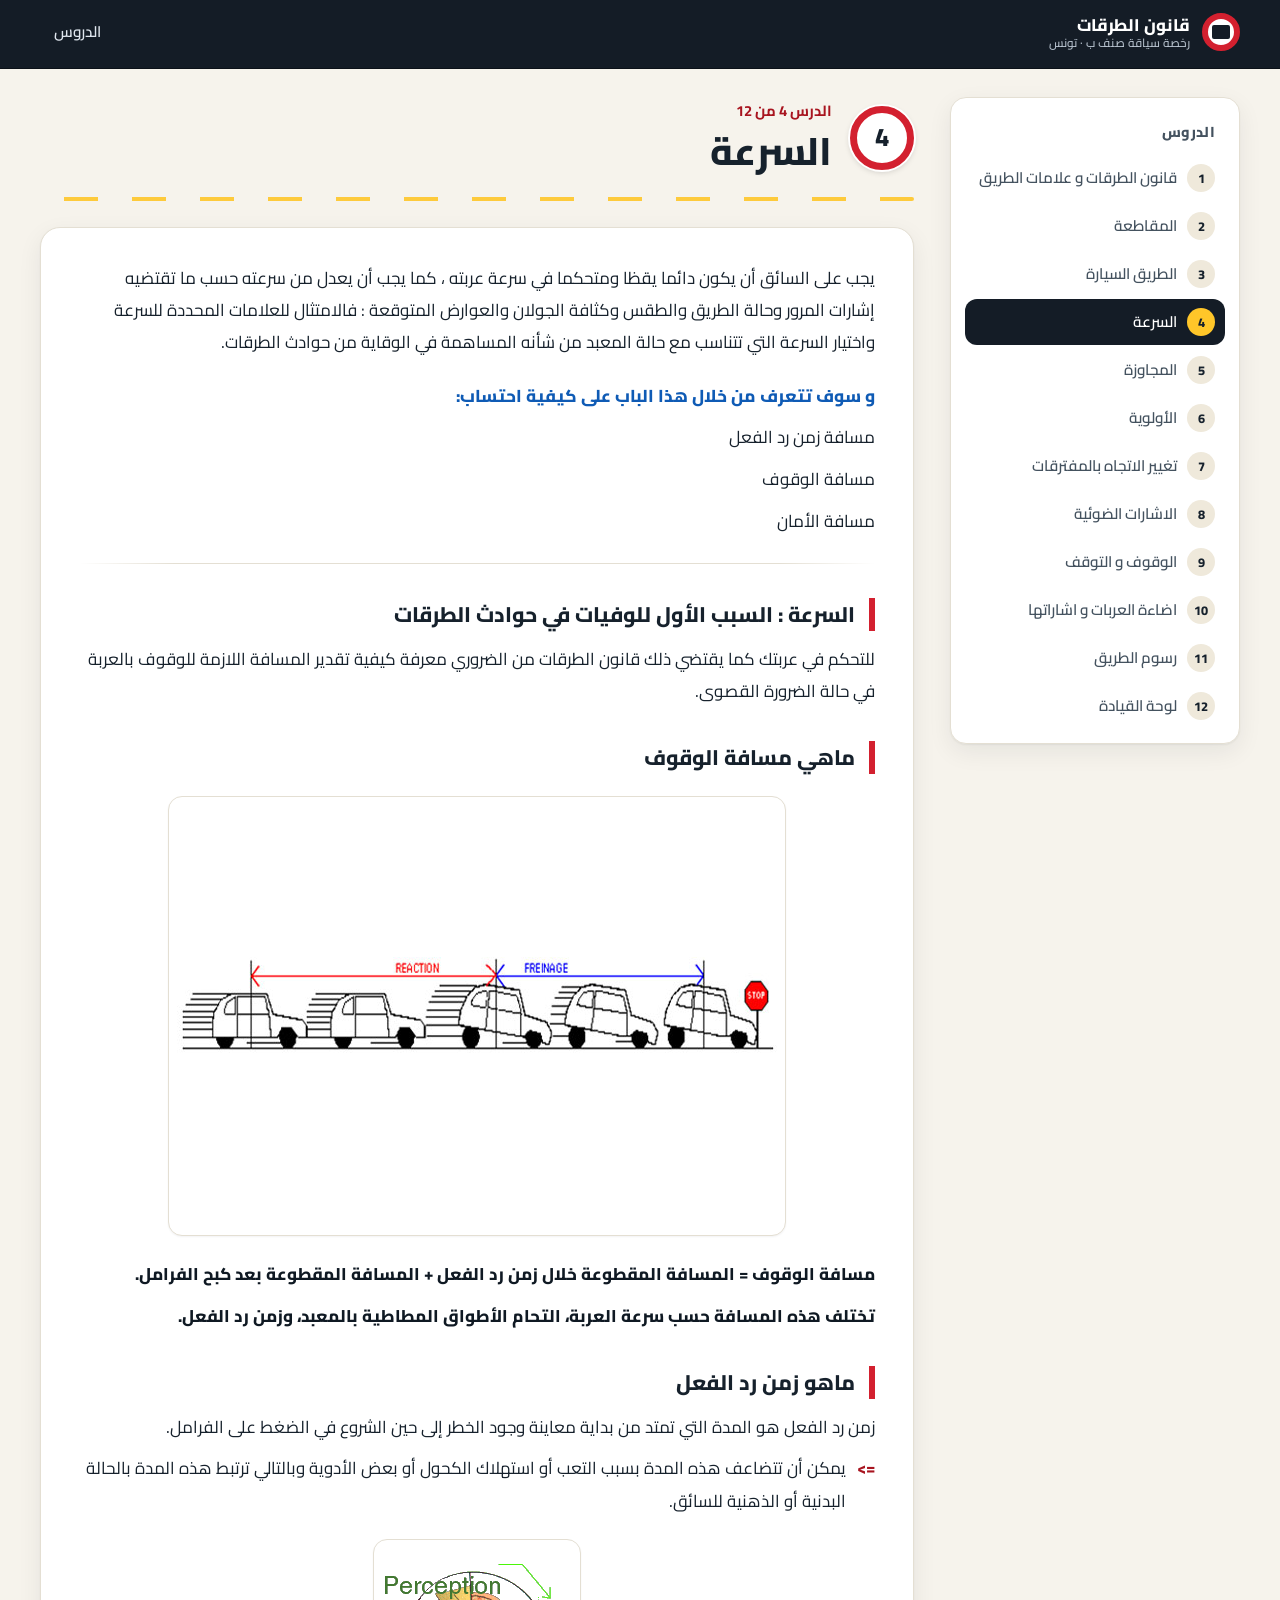
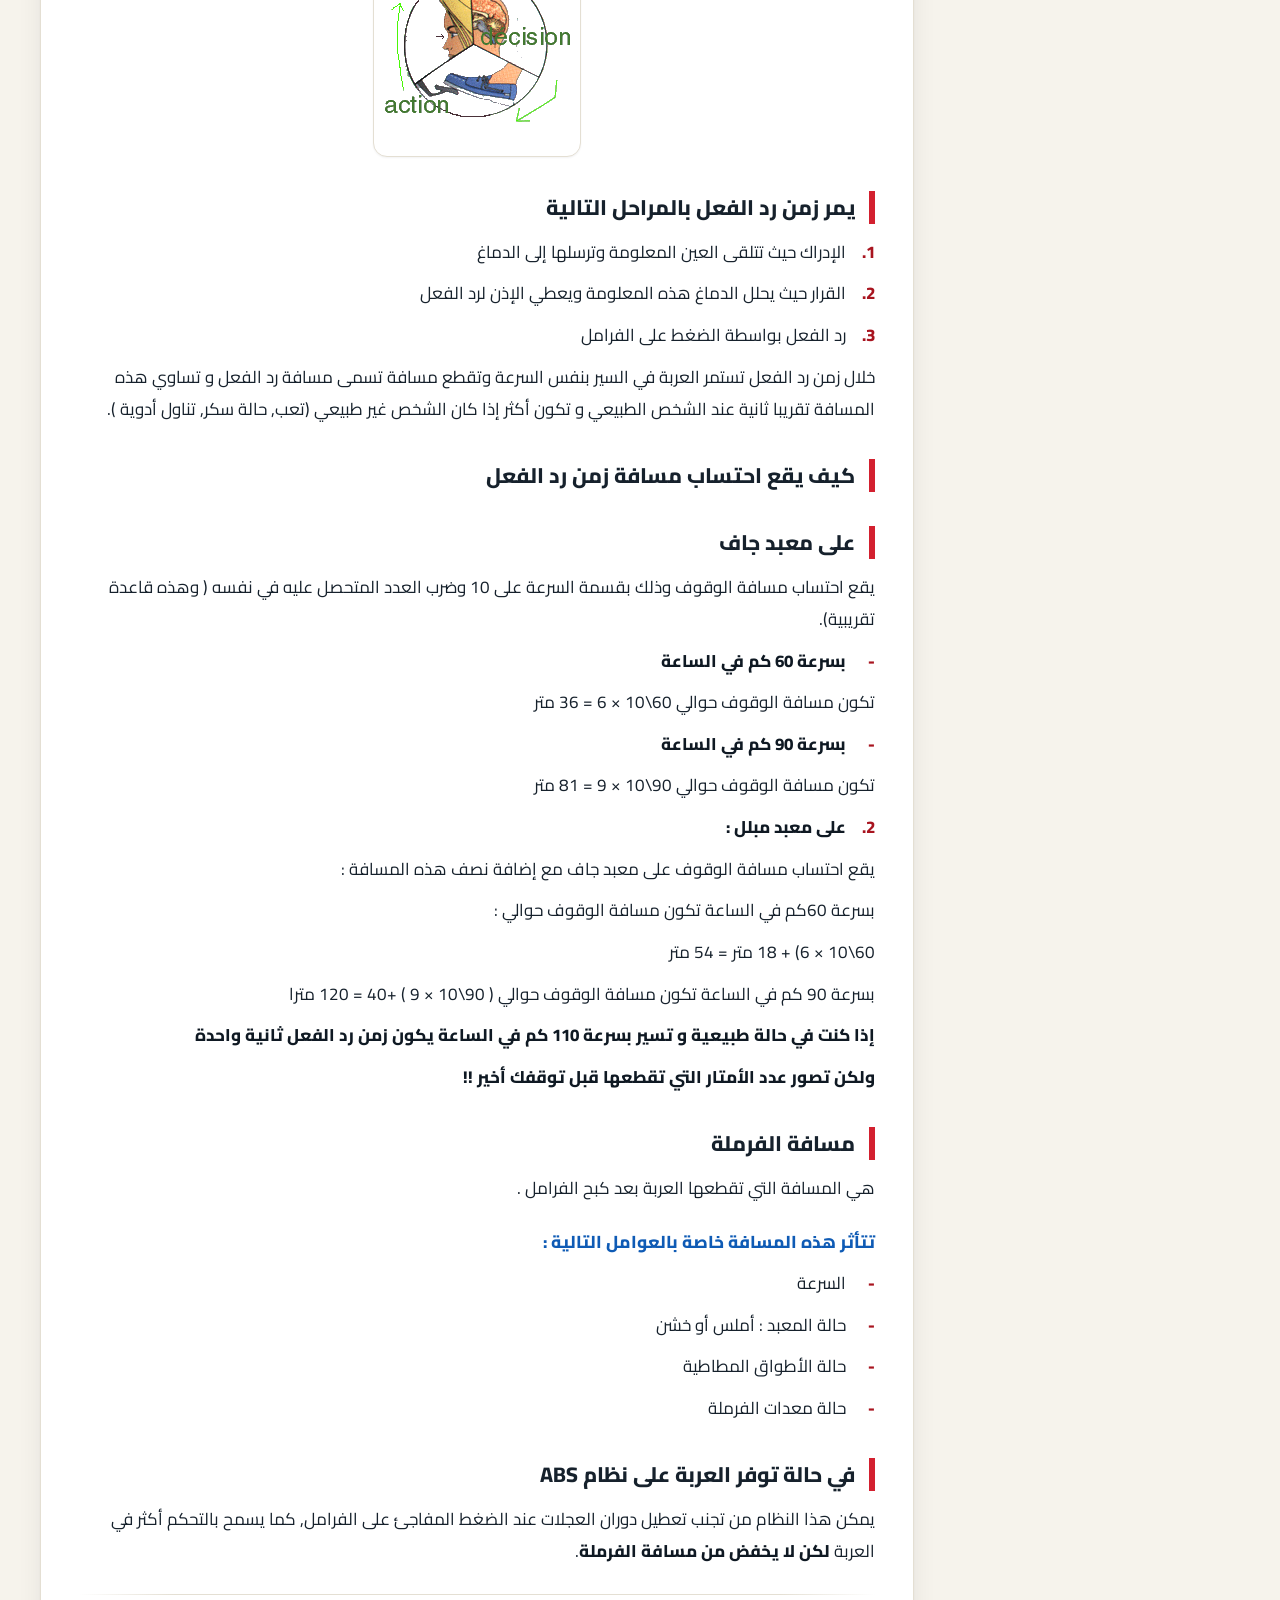
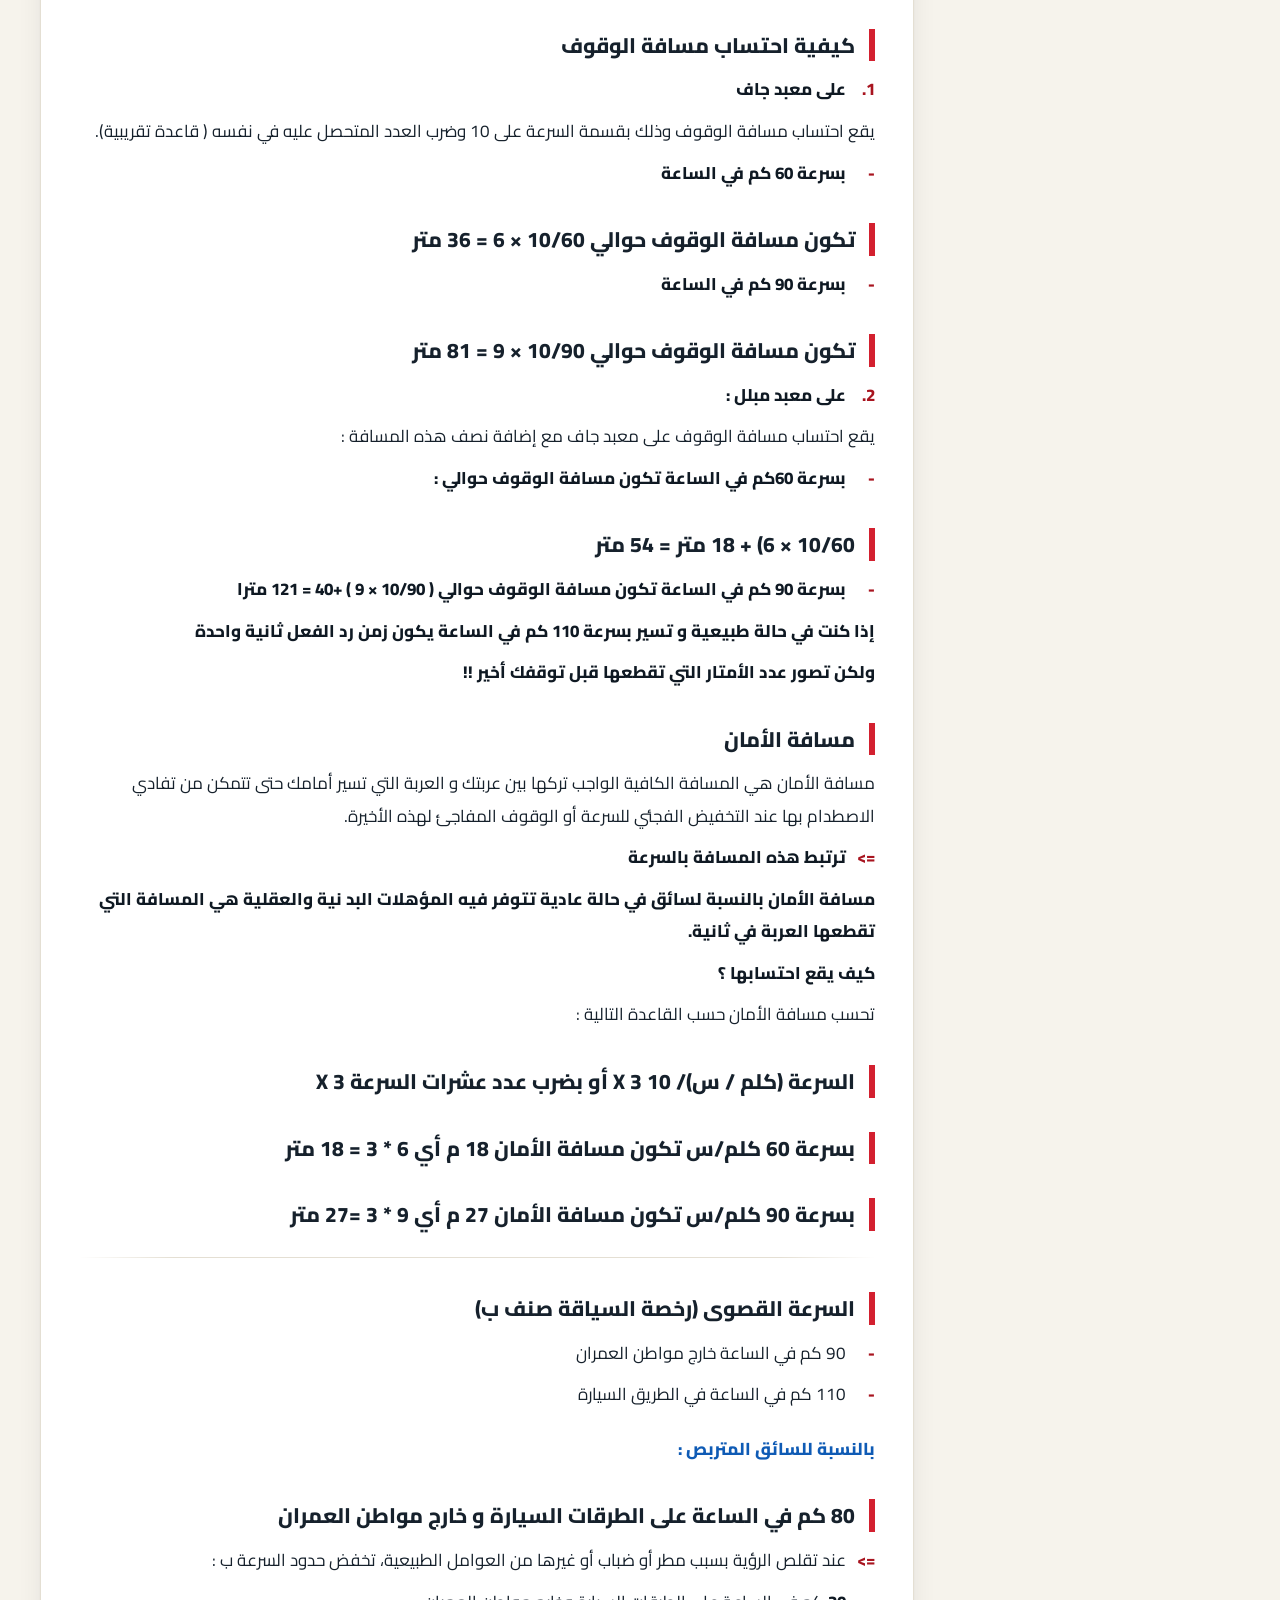
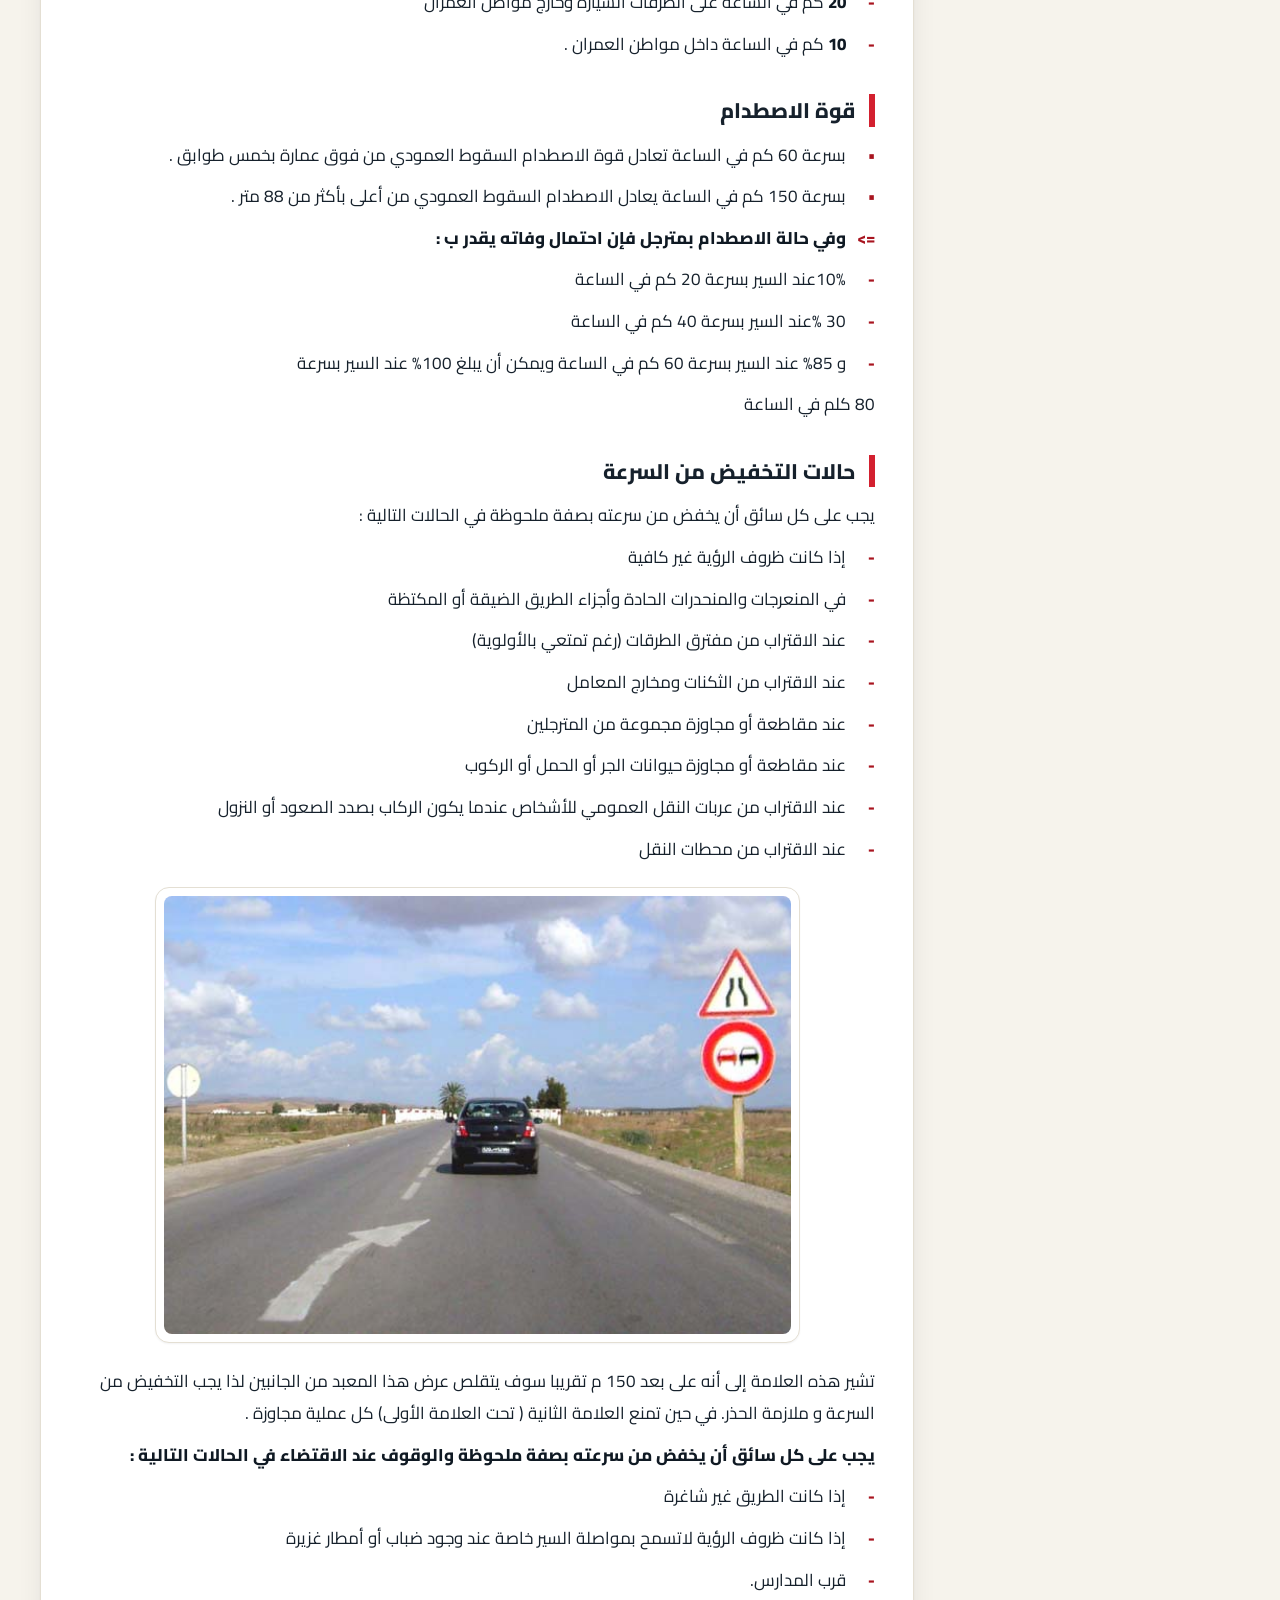
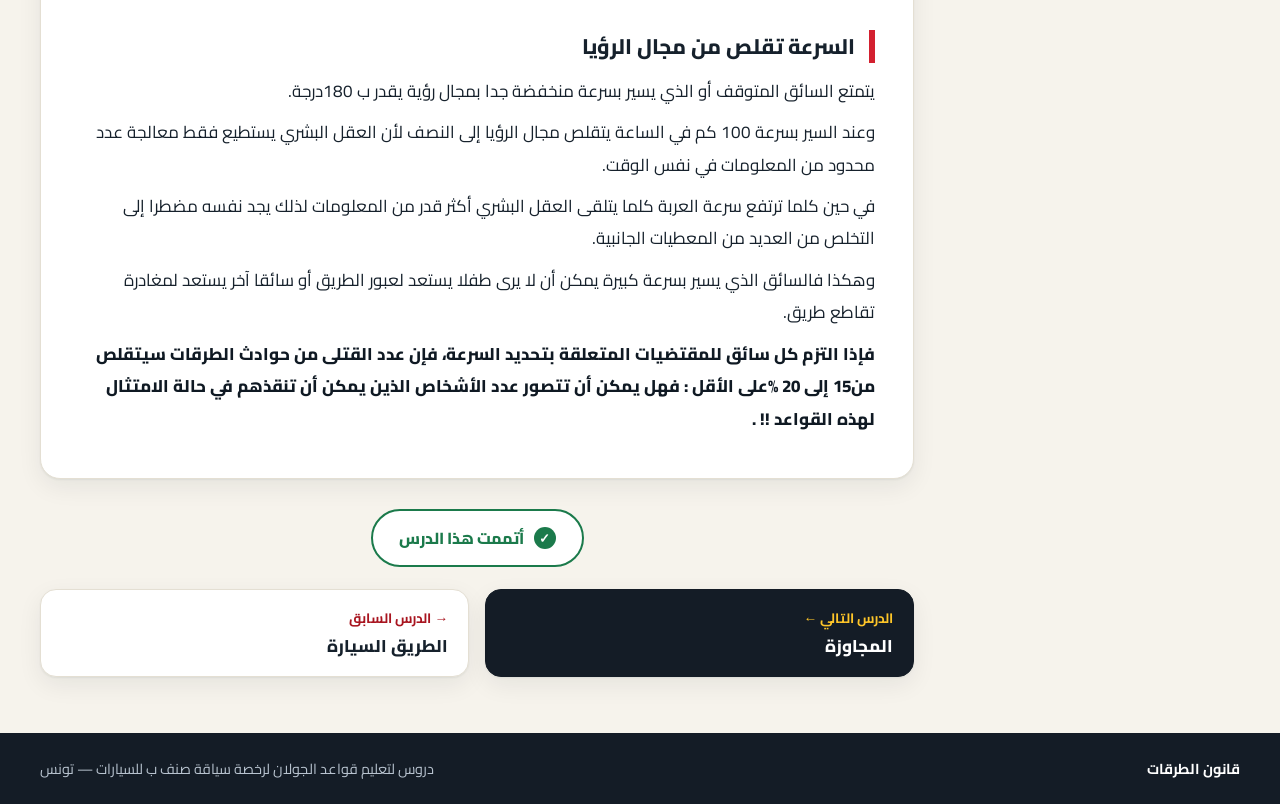
<file: lesson-04.html>
<!doctype html>
<html lang="ar" dir="rtl">
<head>
<meta charset="utf-8">
<meta name="viewport" content="width=device-width, initial-scale=1">
<title>السرعة — قانون الطرقات · تونس</title>
<meta name="description" content="الدرس 4 من 12: السرعة — دروس قانون الطرقات وقواعد الجولان في تونس لرخصة سياقة صنف ب.">
<link rel="preconnect" href="https://fonts.googleapis.com"><link rel="preconnect" href="https://fonts.gstatic.com" crossorigin><link href="https://fonts.googleapis.com/css2?family=Cairo:wght@400;500;600;700;800&display=swap" rel="stylesheet">
<link rel="stylesheet" href="css/style.css">
</head>
<body class="lesson-page" data-lesson="4" data-total="12">
<a class="skip" href="#content">تخطي إلى المحتوى</a>
<header class="topbar"><div class="topbar-in"><a class="brand" href="index.html"><span class="brand-sign" aria-hidden="true"></span><span class="brand-text"><strong>قانون الطرقات</strong><small>رخصة سياقة صنف ب · تونس</small></span></a><nav class="topnav" aria-label="التنقل الرئيسي"><a href="index.html#lessons">الدروس</a><button class="menu-btn" type="button" aria-expanded="false" aria-controls="drawer"><span class="menu-ico" aria-hidden="true"></span><span>قائمة الدروس</span></button></nav></div><div class="progress" aria-hidden="true"><i id="bar"></i></div></header>
<div class="shell">
  <aside class="sidebar" aria-label="قائمة الدروس">
    <div class="side-head">الدروس</div>
    <ol class="side-list"><li><a class="side-link" href="lesson-01.html" data-lesson="1"><span class="side-no">1</span><span class="side-title">قانون الطرقات و علامات الطريق</span><span class="side-done" aria-hidden="true">✓</span></a></li><li><a class="side-link" href="lesson-02.html" data-lesson="2"><span class="side-no">2</span><span class="side-title">المقاطعة</span><span class="side-done" aria-hidden="true">✓</span></a></li><li><a class="side-link" href="lesson-03.html" data-lesson="3"><span class="side-no">3</span><span class="side-title">الطريق السيارة</span><span class="side-done" aria-hidden="true">✓</span></a></li><li><a class="side-link is-current" href="lesson-04.html" data-lesson="4" aria-current="page"><span class="side-no">4</span><span class="side-title">السرعة</span><span class="side-done" aria-hidden="true">✓</span></a></li><li><a class="side-link" href="lesson-05.html" data-lesson="5"><span class="side-no">5</span><span class="side-title">المجاوزة</span><span class="side-done" aria-hidden="true">✓</span></a></li><li><a class="side-link" href="lesson-06.html" data-lesson="6"><span class="side-no">6</span><span class="side-title">الأولوية</span><span class="side-done" aria-hidden="true">✓</span></a></li><li><a class="side-link" href="lesson-07.html" data-lesson="7"><span class="side-no">7</span><span class="side-title">تغيير الاتجاه بالمفترقات</span><span class="side-done" aria-hidden="true">✓</span></a></li><li><a class="side-link" href="lesson-08.html" data-lesson="8"><span class="side-no">8</span><span class="side-title">الاشارات الضوئية</span><span class="side-done" aria-hidden="true">✓</span></a></li><li><a class="side-link" href="lesson-09.html" data-lesson="9"><span class="side-no">9</span><span class="side-title">الوقوف و التوقف</span><span class="side-done" aria-hidden="true">✓</span></a></li><li><a class="side-link" href="lesson-10.html" data-lesson="10"><span class="side-no">10</span><span class="side-title">اضاءة العربات و اشاراتها</span><span class="side-done" aria-hidden="true">✓</span></a></li><li><a class="side-link" href="lesson-11.html" data-lesson="11"><span class="side-no">11</span><span class="side-title">رسوم الطريق</span><span class="side-done" aria-hidden="true">✓</span></a></li><li><a class="side-link" href="lesson-12.html" data-lesson="12"><span class="side-no">12</span><span class="side-title">لوحة القيادة</span><span class="side-done" aria-hidden="true">✓</span></a></li></ol>
  </aside>
  <main id="content" class="main">
    <div class="lesson-head">
      <div class="roundel" aria-hidden="true"><span>4</span></div>
      <div>
        <p class="eyebrow">الدرس 4 من 12</p>
        <h1>السرعة</h1>
      </div>
    </div>
    <div class="roadline" aria-hidden="true"></div>
    <article class="article">
<div class="para"><p class="ln">يجب على السائق أن يكون دائما يقظا ومتحكما في سرعة عربته ، كما يجب أن يعدل من سرعته حسب ما تقتضيه إشارات المرور وحالة الطريق والطقس وكثافة الجولان والعوارض المتوقعة : فالامتثال للعلامات المحددة للسرعة واختيار السرعة التي تتناسب مع حالة المعبد من شأنه المساهمة في الوقاية من حوادث الطرقات.</p></div>
<h4 class="sub">و سوف تتعرف من خلال هذا الباب على كيفية احتساب:</h4>
<div class="para"><p class="ln">مسافة زمن رد الفعل</p></div>
<div class="para"><p class="ln">مسافة الوقوف</p></div>
<div class="para"><p class="ln">مسافة الأمان</p></div>
<hr class="rule">
<h3 class="sub">السرعة : السبب الأول للوفيات في حوادث الطرقات</h3>
<div class="para"><p class="ln">للتحكم في عربتك كما يقتضي ذلك قانون الطرقات من الضروري معرفة كيفية تقدير المسافة اللازمة للوقوف بالعربة في حالة الضرورة القصوى.</p></div>
<h3 class="sub">ماهي مسافة الوقوف</h3>
<div class="para"><div class="figs"><figure class="fig"><img src="images/image12.jpg" width="600" height="422" loading="lazy" decoding="async" alt="صورة توضيحية رقم 12"></figure></div></div>
<div class="para"><p class="ln"><strong>مسافة الوقوف = المسافة المقطوعة خلال زمن رد الفعل + المسافة المقطوعة بعد كبح الفرامل.</strong></p><p class="ln"><strong>تختلف هذه المسافة حسب سرعة العربة، التحام الأطواق المطاطية بالمعبد، وزمن رد الفعل.</strong></p></div>
<h3 class="sub">ماهو زمن رد الفعل</h3>
<div class="para"><p class="ln">زمن رد الفعل هو المدة التي تمتد من بداية معاينة وجود الخطر إلى حين الشروع في الضغط على الفرامل.</p><p class="ln li"><span class="mk">=&gt;</span>يمكن أن تتضاعف هذه المدة بسبب التعب أو استهلاك الكحول أو بعض الأدوية وبالتالي ترتبط هذه المدة بالحالة البدنية أو الذهنية للسائق.</p></div>
<div class="para"><div class="figs"><figure class="fig"><img src="images/image13.gif" width="190" height="200" loading="lazy" decoding="async" alt="صورة توضيحية رقم 13"></figure></div></div>
<h3 class="sub">يمر زمن رد الفعل بالمراحل التالية</h3>
<div class="para"><p class="ln li"><span class="mk">1.</span>الإدراك حيث تتلقى العين المعلومة وترسلها إلى الدماغ</p><p class="ln li"><span class="mk">2.</span>القرار حيث يحلل الدماغ هذه المعلومة ويعطي الإذن لرد الفعل</p><p class="ln li"><span class="mk">3.</span>رد الفعل بواسطة الضغط على الفرامل</p><p class="ln">خلال زمن رد الفعل تستمر العربة في السير بنفس السرعة وتقطع مسافة تسمى مسافة رد الفعل و تساوي هذه المسافة تقريبا ثانية عند الشخص الطبيعي و تكون أكثر إذا كان الشخص غير طبيعي (تعب, حالة سكر, تناول أدوية ).</p></div>
<h3 class="sub">كيف يقع احتساب مسافة زمن رد الفعل</h3>
<h3 class="sub">على معبد جاف</h3>
<div class="para"><p class="ln">يقع احتساب مسافة الوقوف وذلك بقسمة السرعة على 10 وضرب العدد المتحصل عليه في نفسه ( وهذه قاعدة تقريبية).</p></div>
<div class="para"><p class="ln li"><span class="mk">-</span><strong>بسرعة 60 كم في الساعة</strong></p></div>
<div class="para"><p class="ln">تكون مسافة الوقوف حوالي 60\10 × 6 = 36 متر</p></div>
<div class="para"><p class="ln li"><span class="mk">-</span><strong>بسرعة 90 كم في الساعة</strong></p></div>
<div class="para"><p class="ln">تكون مسافة الوقوف حوالي 90\10 × 9 = 81 متر</p></div>
<div class="para"><p class="ln li"><span class="mk">2.</span><strong>على معبد مبلل :</strong></p></div>
<div class="para"><p class="ln">يقع احتساب مسافة الوقوف على معبد جاف مع إضافة نصف هذه المسافة :</p></div>
<div class="para"><p class="ln">بسرعة 60كم في الساعة تكون مسافة الوقوف حوالي :</p></div>
<div class="para"><p class="ln">60\10 × 6) + 18 متر = 54 متر</p></div>
<div class="para"><p class="ln">بسرعة 90 كم في الساعة تكون مسافة الوقوف حوالي ( 90\10 × 9 ) +40 = 120 مترا</p></div>
<div class="para"><p class="ln"><strong>إذا كنت في حالة طبيعية و تسير بسرعة 110 كم في الساعة يكون زمن رد الفعل ثانية واحدة</strong></p></div>
<div class="para"><p class="ln"><strong>ولكن تصور عدد الأمتار التي تقطعها قبل توقفك أخير !!</strong></p></div>
<h3 class="sub">مسافة الفرملة</h3>
<div class="para"><p class="ln">هي المسافة التي تقطعها العربة بعد كبح الفرامل .</p></div>
<h4 class="sub">تتأثر هذه المسافة خاصة بالعوامل التالية :</h4>
<div class="para"><p class="ln li"><span class="mk">-</span>السرعة</p><p class="ln li"><span class="mk">-</span>حالة المعبد : أملس أو خشن</p><p class="ln li"><span class="mk">-</span>حالة الأطواق المطاطية</p><p class="ln li"><span class="mk">-</span>حالة معدات الفرملة</p></div>
<h3 class="sub">في حالة توفر العربة على نظام ABS</h3>
<div class="para"><p class="ln">يمكن هذا النظام من تجنب تعطيل دوران العجلات عند الضغط المفاجئ على الفرامل, كما يسمح بالتحكم أكثر في العربة <strong>لكن لا يخفض من مسافة الفرملة</strong>.</p></div>
<hr class="rule">
<h3 class="sub">كيفية احتساب مسافة الوقوف</h3>
<div class="para"><p class="ln li"><span class="mk">1.</span><strong>على معبد جاف</strong></p><p class="ln">يقع احتساب مسافة الوقوف وذلك بقسمة السرعة على 10 وضرب العدد المتحصل عليه في نفسه ( قاعدة تقريبية).</p><p class="ln li"><span class="mk">-</span><strong>بسرعة 60 كم في الساعة</strong></p></div>
<h3 class="sub">تكون مسافة الوقوف حوالي 10/60 × 6 = 36 متر</h3>
<div class="para"><p class="ln li"><span class="mk">-</span><strong>بسرعة 90 كم في الساعة</strong></p></div>
<h3 class="sub">تكون مسافة الوقوف حوالي 10/90 × 9 = 81 متر</h3>
<div class="para"><p class="ln li"><span class="mk">2.</span><strong>على معبد مبلل :</strong></p><p class="ln">يقع احتساب مسافة الوقوف على معبد جاف مع إضافة نصف هذه المسافة :</p><p class="ln li"><span class="mk">-</span><strong>بسرعة 60كم في الساعة تكون مسافة الوقوف حوالي :</strong></p></div>
<h3 class="sub">10/60 × 6) + 18 متر = 54 متر</h3>
<div class="para"><p class="ln li"><span class="mk">-</span><strong>بسرعة 90 كم في الساعة تكون مسافة الوقوف حوالي ( 10/90 × 9 ) +40 = 121 مترا</strong></p><p class="ln"><strong>إذا كنت في حالة طبيعية و تسير بسرعة 110 كم في الساعة يكون زمن رد الفعل ثانية واحدة</strong></p><p class="ln"><strong>ولكن تصور عدد الأمتار التي تقطعها قبل توقفك أخير !!</strong></p></div>
<h3 class="sub">مسافة الأمان</h3>
<div class="para"><p class="ln">مسافة الأمان هي المسافة الكافية الواجب تركها بين عربتك و العربة التي تسير أمامك حتى تتمكن من تفادي الاصطدام بها عند التخفيض الفجئي للسرعة أو الوقوف المفاجئ لهذه الأخيرة.</p><p class="ln li"><span class="mk">=&gt;</span><strong>ترتبط هذه المسافة بالسرعة</strong></p><p class="ln"><strong>مسافة الأمان بالنسبة لسائق في حالة عادية تتوفر فيه المؤهلات البد نية والعقلية هي المسافة التي تقطعها العربة في ثانية.</strong></p></div>
<div class="para"><p class="ln"><strong>كيف يقع احتسابها ؟</strong></p><p class="ln">تحسب مسافة الأمان حسب القاعدة التالية :</p></div>
<h3 class="sub">السرعة (كلم / س)/ 10 X 3 أو بضرب عدد عشرات السرعة X 3</h3>
<h3 class="sub">بسرعة 60 كلم/س تكون مسافة الأمان 18 م أي 6 * 3 = 18 متر</h3>
<h3 class="sub">بسرعة 90 كلم/س تكون مسافة الأمان 27 م أي 9 * 3 =27 متر</h3>
<hr class="rule">
<h3 class="sub">السرعة القصوى (رخصة السياقة صنف ب)</h3>
<div class="para"><p class="ln li"><span class="mk">-</span>90 كم في الساعة خارج مواطن العمران</p><p class="ln li"><span class="mk">-</span>110 كم في الساعة في الطريق السيارة</p></div>
<h4 class="sub">بالنسبة للسائق المتربص :</h4>
<h3 class="sub">80 كم في الساعة على الطرقات السيارة و خارج مواطن العمران</h3>
<div class="para"><p class="ln li"><span class="mk">=&gt;</span>عند تقلص الرؤية بسبب مطر أو ضباب أو غيرها من العوامل الطبيعية، تخفض حدود السرعة ب :</p><p class="ln li"><span class="mk">-</span><strong>20 </strong>كم في الساعة على الطرقات السيارة وخارج مواطن العمران</p><p class="ln li"><span class="mk">-</span><strong>10 </strong>كم في الساعة داخل مواطن العمران .</p></div>
<h3 class="sub">قوة الاصطدام</h3>
<div class="para"><p class="ln li"><span class="mk">•</span>بسرعة 60 كم في الساعة تعادل قوة الاصطدام السقوط العمودي من فوق عمارة بخمس طوابق .</p><p class="ln li"><span class="mk">•</span>بسرعة 150 كم في الساعة يعادل الاصطدام السقوط العمودي من أعلى بأكثر من 88 متر .</p><p class="ln li"><span class="mk">=&gt;</span><strong>وفي حالة الاصطدام بمترجل فإن احتمال وفاته يقدر ب :</strong></p><p class="ln li"><span class="mk">-</span>10%عند السير بسرعة 20 كم في الساعة</p><p class="ln li"><span class="mk">-</span>30 %عند السير بسرعة 40 كم في الساعة</p><p class="ln li"><span class="mk">-</span>و 85% عند السير بسرعة 60 كم في الساعة ويمكن أن يبلغ 100% عند السير بسرعة</p><p class="ln">80 كلم في الساعة</p></div>
<h3 class="sub">حالات التخفيض من السرعة</h3>
<div class="para"><p class="ln">يجب على كل سائق أن يخفض من سرعته بصفة ملحوظة في الحالات التالية :</p><p class="ln li"><span class="mk">-</span>إذا كانت ظروف الرؤية غير كافية</p><p class="ln li"><span class="mk">-</span>في المنعرجات والمنحدرات الحادة وأجزاء الطريق الضيقة أو المكتظة</p><p class="ln li"><span class="mk">-</span>عند الاقتراب من مفترق الطرقات (رغم تمتعي بالأولوية)</p><p class="ln li"><span class="mk">-</span>عند الاقتراب من الثكنات ومخارج المعامل</p><p class="ln li"><span class="mk">-</span>عند مقاطعة أو مجاوزة مجموعة من المترجلين</p><p class="ln li"><span class="mk">-</span>عند مقاطعة أو مجاوزة حيوانات الجر أو الحمل أو الركوب</p><p class="ln li"><span class="mk">-</span>عند الاقتراب من عربات النقل العمومي للأشخاص عندما يكون الركاب بصدد الصعود أو النزول</p><p class="ln li"><span class="mk">-</span>عند الاقتراب من محطات النقل</p></div>
<div class="para"><div class="figs"><figure class="fig"><img src="images/image14.jpg" width="627" height="438" loading="lazy" decoding="async" alt="صورة توضيحية رقم 14"></figure></div></div>
<div class="para"><p class="ln">تشير هذه العلامة إلى أنه على بعد 150 م تقريبا سوف يتقلص عرض هذا المعبد من الجانبين لذا يجب التخفيض من السرعة و ملازمة الحذر. في حين تمنع العلامة الثانية ( تحت العلامة الأولى) كل عملية مجاوزة .</p></div>
<div class="para"><p class="ln"><strong>يجب على كل سائق أن يخفض من سرعته بصفة ملحوظة والوقوف عند الاقتضاء في الحالات التالية :</strong></p><p class="ln li"><span class="mk">-</span>إذا كانت الطريق غير شاغرة</p><p class="ln li"><span class="mk">-</span>إذا كانت ظروف الرؤية لاتسمح بمواصلة السير خاصة عند وجود ضباب أو أمطار غزيرة</p><p class="ln li"><span class="mk">-</span>قرب المدارس.</p></div>
<h3 class="sub">السرعة تقلص من مجال الرؤيا</h3>
<div class="para"><p class="ln">يتمتع السائق المتوقف أو الذي يسير بسرعة منخفضة جدا بمجال رؤية يقدر ب 180درجة.</p><p class="ln">وعند السير بسرعة 100 كم في الساعة يتقلص مجال الرؤيا إلى النصف لأن العقل البشري يستطيع فقط معالجة عدد محدود من المعلومات في نفس الوقت.</p><p class="ln">في حين كلما ترتفع سرعة العربة كلما يتلقى العقل البشري أكثر قدر من المعلومات لذلك يجد نفسه مضطرا إلى التخلص من العديد من المعطيات الجانبية.</p><p class="ln">وهكذا فالسائق الذي يسير بسرعة كبيرة يمكن أن لا يرى طفلا يستعد لعبور الطريق أو سائقا آخر يستعد لمغادرة تقاطع طريق.</p><p class="ln"><strong>فإذا التزم كل سائق للمقتضيات المتعلقة بتحديد السرعة، فإن عدد القتلى من حوادث الطرقات سيتقلص من15 إلى 20 %على الأقل : فهل يمكن أن تتصور عدد الأشخاص الذين يمكن أن تنقذهم في حالة الامتثال لهذه القواعد !! .</strong></p></div>
    </article>
    <div class="done-wrap">
      <button type="button" class="done-btn" id="doneBtn" aria-pressed="false"><span class="done-ico" aria-hidden="true">✓</span><span class="done-txt">أتممت هذا الدرس</span></button>
    </div>
    <nav class="pn-wrap" aria-label="التنقل بين الدروس"><a class="pn next" href="lesson-05.html"><span class="pn-dir">الدرس التالي ←</span><span class="pn-title">المجاوزة</span></a><a class="pn prev" href="lesson-03.html"><span class="pn-dir">→ الدرس السابق</span><span class="pn-title">الطريق السيارة</span></a></nav>
  </main>
</div>
<div class="drawer" id="drawer" hidden><div class="drawer-scrim" data-close></div><aside class="drawer-panel" role="dialog" aria-label="قائمة الدروس"><div class="drawer-head"><strong>الدروس</strong><button type="button" class="drawer-x" data-close aria-label="إغلاق">✕</button></div><ol class="side-list"><li><a class="side-link" href="lesson-01.html" data-lesson="1"><span class="side-no">1</span><span class="side-title">قانون الطرقات و علامات الطريق</span><span class="side-done" aria-hidden="true">✓</span></a></li><li><a class="side-link" href="lesson-02.html" data-lesson="2"><span class="side-no">2</span><span class="side-title">المقاطعة</span><span class="side-done" aria-hidden="true">✓</span></a></li><li><a class="side-link" href="lesson-03.html" data-lesson="3"><span class="side-no">3</span><span class="side-title">الطريق السيارة</span><span class="side-done" aria-hidden="true">✓</span></a></li><li><a class="side-link" href="lesson-04.html" data-lesson="4"><span class="side-no">4</span><span class="side-title">السرعة</span><span class="side-done" aria-hidden="true">✓</span></a></li><li><a class="side-link" href="lesson-05.html" data-lesson="5"><span class="side-no">5</span><span class="side-title">المجاوزة</span><span class="side-done" aria-hidden="true">✓</span></a></li><li><a class="side-link" href="lesson-06.html" data-lesson="6"><span class="side-no">6</span><span class="side-title">الأولوية</span><span class="side-done" aria-hidden="true">✓</span></a></li><li><a class="side-link" href="lesson-07.html" data-lesson="7"><span class="side-no">7</span><span class="side-title">تغيير الاتجاه بالمفترقات</span><span class="side-done" aria-hidden="true">✓</span></a></li><li><a class="side-link" href="lesson-08.html" data-lesson="8"><span class="side-no">8</span><span class="side-title">الاشارات الضوئية</span><span class="side-done" aria-hidden="true">✓</span></a></li><li><a class="side-link" href="lesson-09.html" data-lesson="9"><span class="side-no">9</span><span class="side-title">الوقوف و التوقف</span><span class="side-done" aria-hidden="true">✓</span></a></li><li><a class="side-link" href="lesson-10.html" data-lesson="10"><span class="side-no">10</span><span class="side-title">اضاءة العربات و اشاراتها</span><span class="side-done" aria-hidden="true">✓</span></a></li><li><a class="side-link" href="lesson-11.html" data-lesson="11"><span class="side-no">11</span><span class="side-title">رسوم الطريق</span><span class="side-done" aria-hidden="true">✓</span></a></li><li><a class="side-link" href="lesson-12.html" data-lesson="12"><span class="side-no">12</span><span class="side-title">لوحة القيادة</span><span class="side-done" aria-hidden="true">✓</span></a></li></ol></aside></div>
<div class="lightbox" id="lightbox" hidden role="dialog" aria-label="عرض الصورة"><button type="button" class="lb-x" aria-label="إغلاق">✕</button><img alt=""></div>
<footer class="foot"><div class="foot-in"><strong>قانون الطرقات</strong><span>دروس لتعليم قواعد الجولان لرخصة سياقة صنف ب للسيارات — تونس</span></div></footer>
<script src="js/app.js"></script>
</body>
</html>
</file>
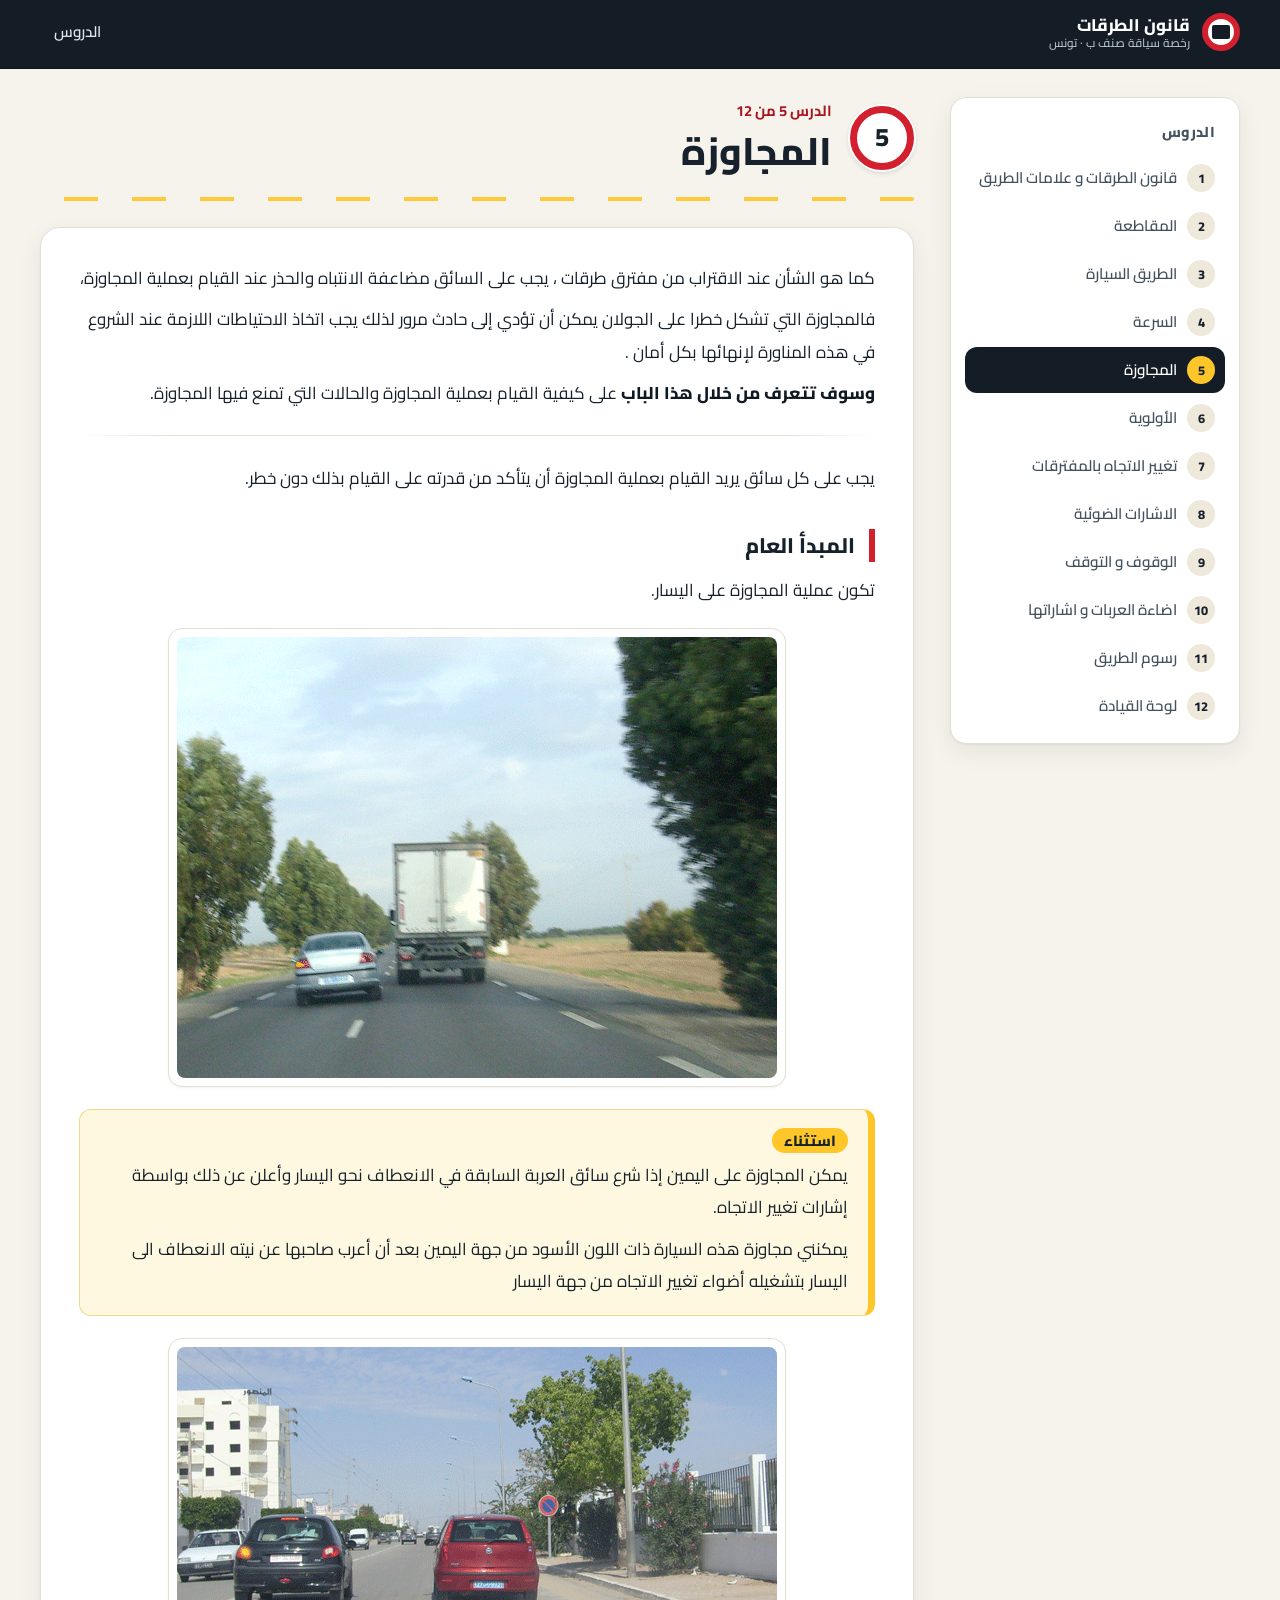
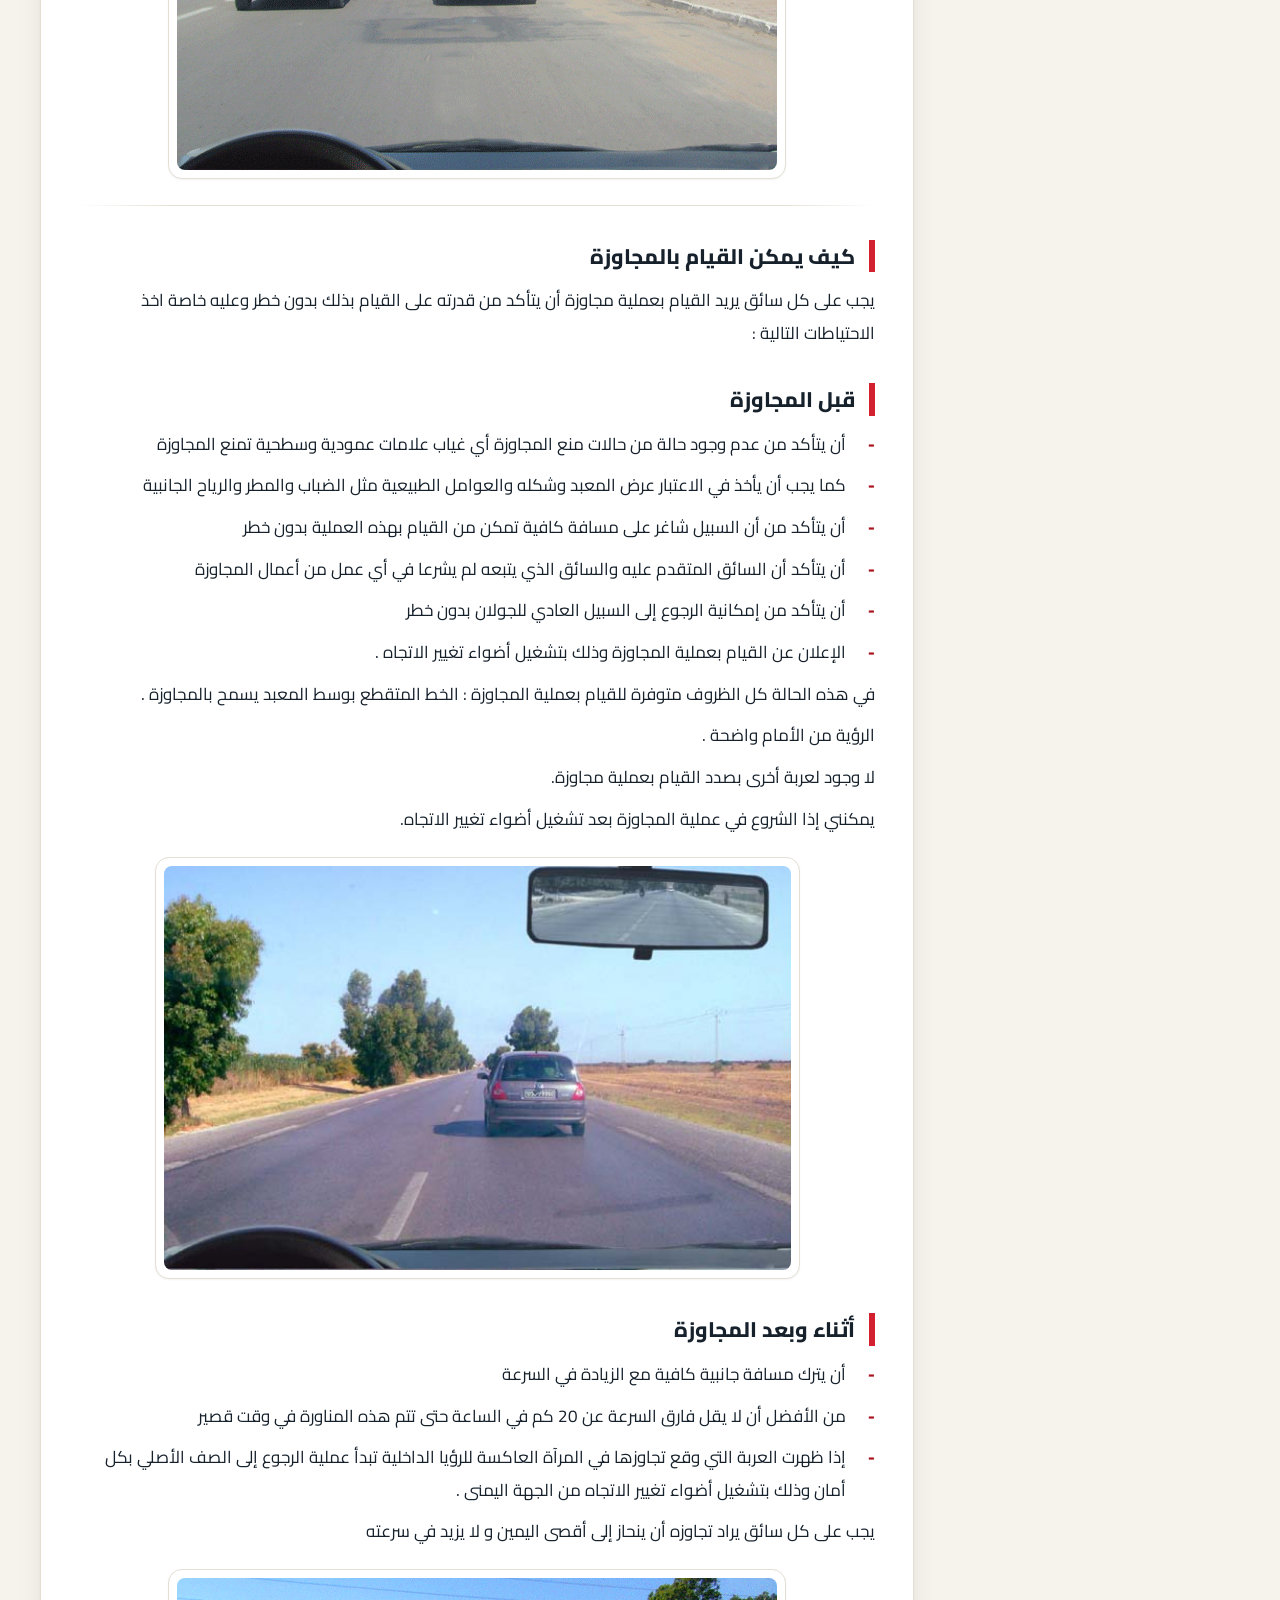
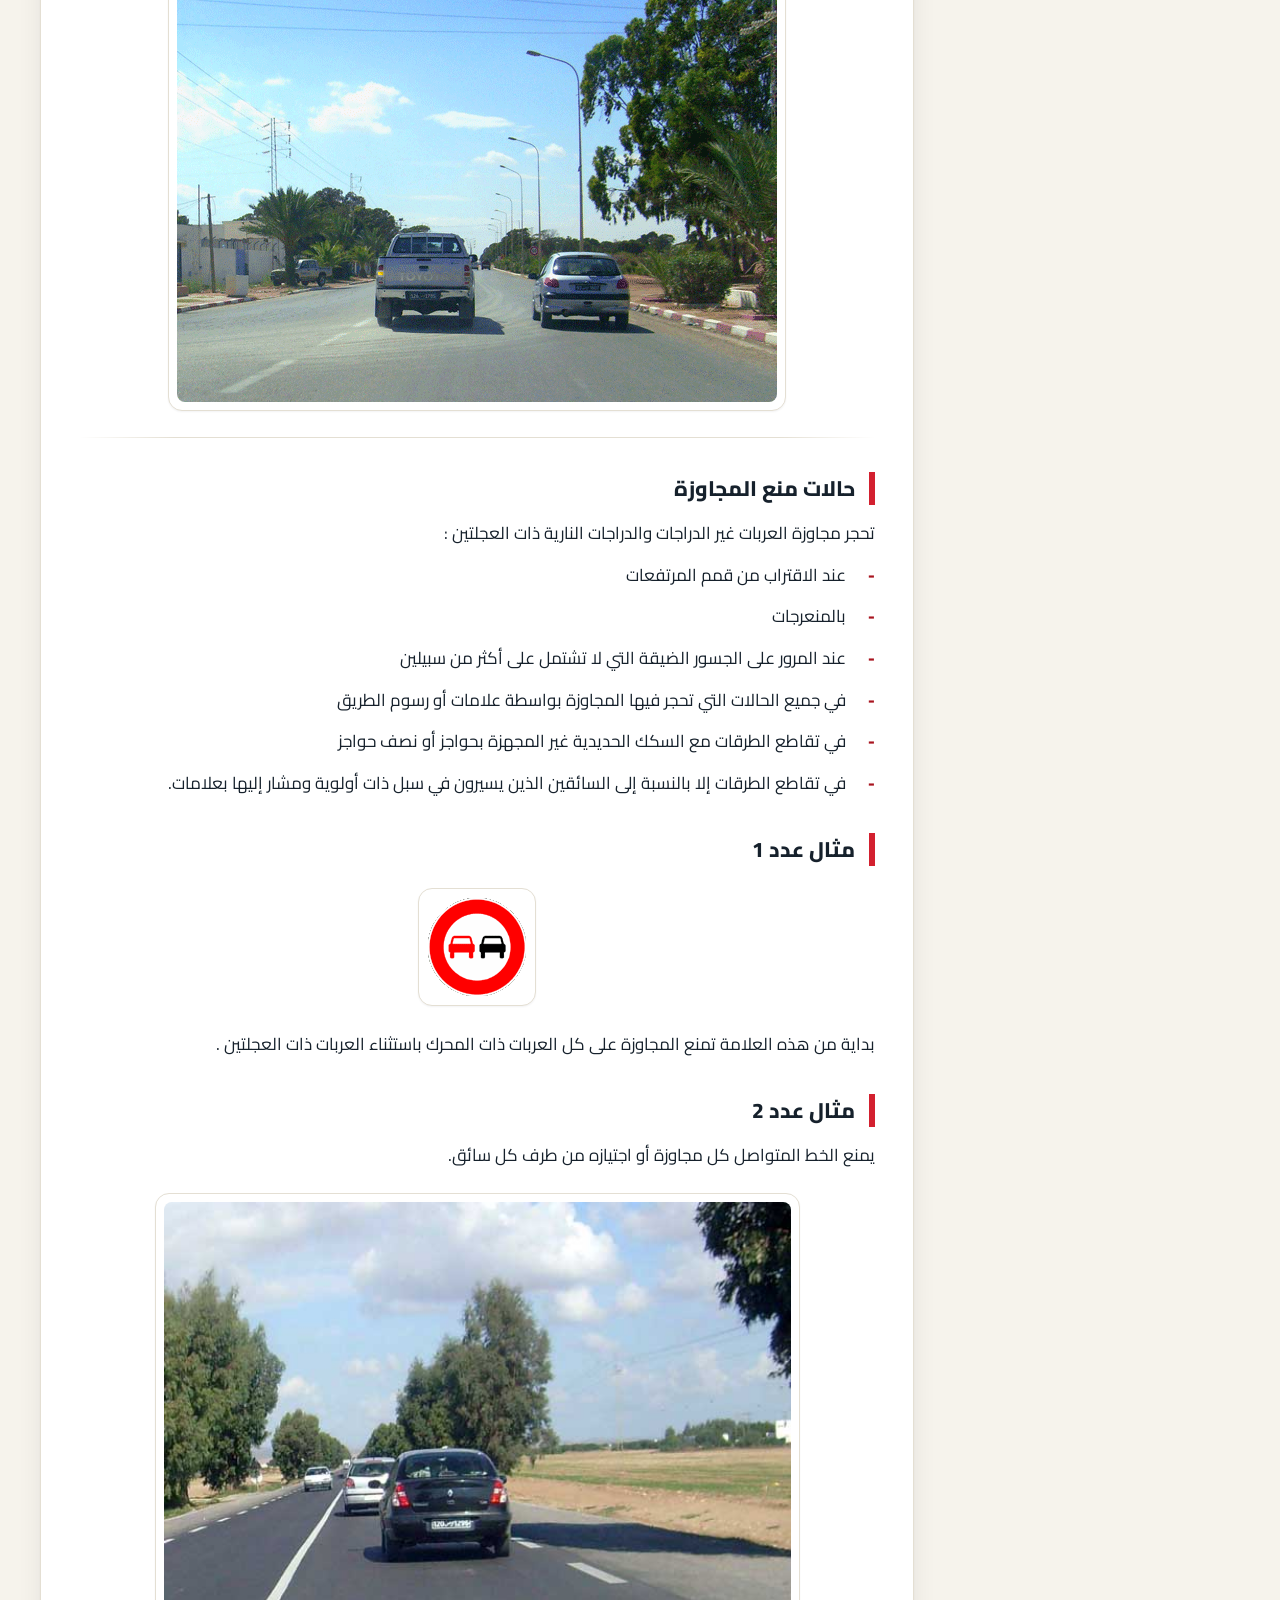
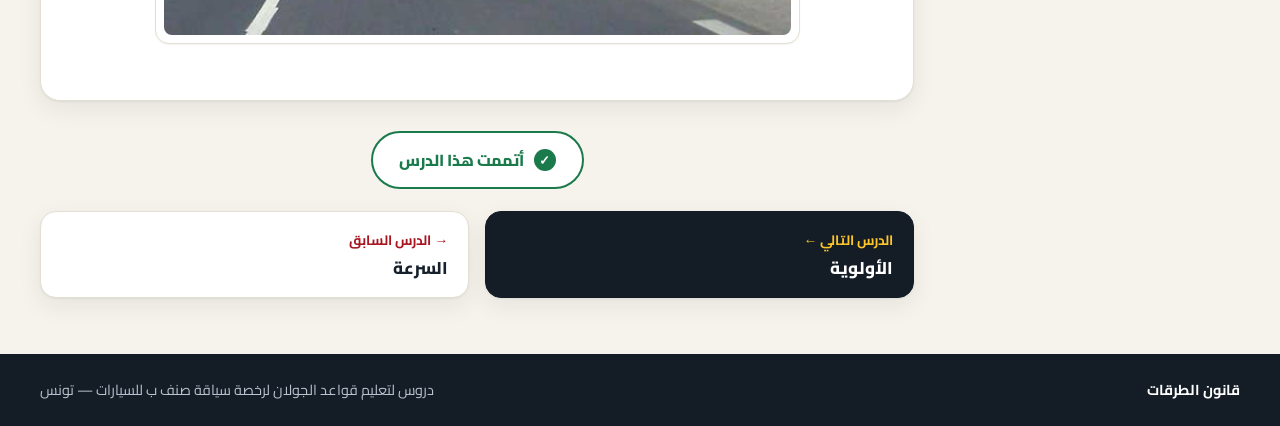
<file: lesson-05.html>
<!doctype html>
<html lang="ar" dir="rtl">
<head>
<meta charset="utf-8">
<meta name="viewport" content="width=device-width, initial-scale=1">
<title>المجاوزة — قانون الطرقات · تونس</title>
<meta name="description" content="الدرس 5 من 12: المجاوزة — دروس قانون الطرقات وقواعد الجولان في تونس لرخصة سياقة صنف ب.">
<link rel="preconnect" href="https://fonts.googleapis.com"><link rel="preconnect" href="https://fonts.gstatic.com" crossorigin><link href="https://fonts.googleapis.com/css2?family=Cairo:wght@400;500;600;700;800&display=swap" rel="stylesheet">
<link rel="stylesheet" href="css/style.css">
</head>
<body class="lesson-page" data-lesson="5" data-total="12">
<a class="skip" href="#content">تخطي إلى المحتوى</a>
<header class="topbar"><div class="topbar-in"><a class="brand" href="index.html"><span class="brand-sign" aria-hidden="true"></span><span class="brand-text"><strong>قانون الطرقات</strong><small>رخصة سياقة صنف ب · تونس</small></span></a><nav class="topnav" aria-label="التنقل الرئيسي"><a href="index.html#lessons">الدروس</a><button class="menu-btn" type="button" aria-expanded="false" aria-controls="drawer"><span class="menu-ico" aria-hidden="true"></span><span>قائمة الدروس</span></button></nav></div><div class="progress" aria-hidden="true"><i id="bar"></i></div></header>
<div class="shell">
  <aside class="sidebar" aria-label="قائمة الدروس">
    <div class="side-head">الدروس</div>
    <ol class="side-list"><li><a class="side-link" href="lesson-01.html" data-lesson="1"><span class="side-no">1</span><span class="side-title">قانون الطرقات و علامات الطريق</span><span class="side-done" aria-hidden="true">✓</span></a></li><li><a class="side-link" href="lesson-02.html" data-lesson="2"><span class="side-no">2</span><span class="side-title">المقاطعة</span><span class="side-done" aria-hidden="true">✓</span></a></li><li><a class="side-link" href="lesson-03.html" data-lesson="3"><span class="side-no">3</span><span class="side-title">الطريق السيارة</span><span class="side-done" aria-hidden="true">✓</span></a></li><li><a class="side-link" href="lesson-04.html" data-lesson="4"><span class="side-no">4</span><span class="side-title">السرعة</span><span class="side-done" aria-hidden="true">✓</span></a></li><li><a class="side-link is-current" href="lesson-05.html" data-lesson="5" aria-current="page"><span class="side-no">5</span><span class="side-title">المجاوزة</span><span class="side-done" aria-hidden="true">✓</span></a></li><li><a class="side-link" href="lesson-06.html" data-lesson="6"><span class="side-no">6</span><span class="side-title">الأولوية</span><span class="side-done" aria-hidden="true">✓</span></a></li><li><a class="side-link" href="lesson-07.html" data-lesson="7"><span class="side-no">7</span><span class="side-title">تغيير الاتجاه بالمفترقات</span><span class="side-done" aria-hidden="true">✓</span></a></li><li><a class="side-link" href="lesson-08.html" data-lesson="8"><span class="side-no">8</span><span class="side-title">الاشارات الضوئية</span><span class="side-done" aria-hidden="true">✓</span></a></li><li><a class="side-link" href="lesson-09.html" data-lesson="9"><span class="side-no">9</span><span class="side-title">الوقوف و التوقف</span><span class="side-done" aria-hidden="true">✓</span></a></li><li><a class="side-link" href="lesson-10.html" data-lesson="10"><span class="side-no">10</span><span class="side-title">اضاءة العربات و اشاراتها</span><span class="side-done" aria-hidden="true">✓</span></a></li><li><a class="side-link" href="lesson-11.html" data-lesson="11"><span class="side-no">11</span><span class="side-title">رسوم الطريق</span><span class="side-done" aria-hidden="true">✓</span></a></li><li><a class="side-link" href="lesson-12.html" data-lesson="12"><span class="side-no">12</span><span class="side-title">لوحة القيادة</span><span class="side-done" aria-hidden="true">✓</span></a></li></ol>
  </aside>
  <main id="content" class="main">
    <div class="lesson-head">
      <div class="roundel" aria-hidden="true"><span>5</span></div>
      <div>
        <p class="eyebrow">الدرس 5 من 12</p>
        <h1>المجاوزة</h1>
      </div>
    </div>
    <div class="roadline" aria-hidden="true"></div>
    <article class="article">
<div class="para"><p class="ln">كما هو الشأن عند الاقتراب من مفترق طرقات ، يجب على السائق مضاعفة الانتباه والحذر عند القيام بعملية المجاوزة،</p><p class="ln">فالمجاوزة التي تشكل خطرا على الجولان يمكن أن تؤدي إلى حادث مرور لذلك يجب اتخاذ الاحتياطات اللازمة عند الشروع في هذه المناورة لإنهائها بكل أمان .</p><p class="ln"><strong>وسوف تتعرف من خلال هذا الباب </strong>على كيفية القيام بعملية المجاوزة والحالات التي تمنع فيها المجاوزة.</p></div>
<hr class="rule">
<div class="para"><p class="ln">يجب على كل سائق يريد القيام بعملية المجاوزة أن يتأكد من قدرته على القيام بذلك دون خطر.</p></div>
<h3 class="sub">المبدأ العام</h3>
<div class="para"><p class="ln">تكون عملية المجاوزة على اليسار.</p></div>
<div class="para"><div class="figs"><figure class="fig"><img src="images/image15.gif" width="600" height="441" loading="lazy" decoding="async" alt="صورة توضيحية رقم 15"></figure></div></div>
<aside class="callout"><div class="callout-label">استثناء</div><p class="ln">يمكن المجاوزة على اليمين إذا شرع سائق العربة السابقة في الانعطاف نحو اليسار وأعلن عن ذلك بواسطة إشارات تغيير الاتجاه.</p><p class="ln">يمكنني مجاوزة هذه السيارة ذات اللون الأسود من جهة اليمين بعد أن أعرب صاحبها عن نيته الانعطاف الى اليسار بتشغيله أضواء تغيير الاتجاه من جهة اليسار</p></aside>
<div class="para"><div class="figs"><figure class="fig"><img src="images/image16.gif" width="600" height="423" loading="lazy" decoding="async" alt="صورة توضيحية رقم 16"></figure></div></div>
<hr class="rule">
<h3 class="sub">كيف يمكن القيام بالمجاوزة</h3>
<div class="para"><p class="ln">يجب على كل سائق يريد القيام بعملية مجاوزة أن يتأكد من قدرته على القيام بذلك بدون خطر وعليه خاصة اخذ الاحتياطات التالية :</p></div>
<h3 class="sub">قبل المجاوزة</h3>
<div class="para"><p class="ln li"><span class="mk">-</span>أن يتأكد من عدم وجود حالة من حالات منع المجاوزة أي غياب علامات عمودية وسطحية تمنع المجاوزة</p><p class="ln li"><span class="mk">-</span>كما يجب أن يأخذ في الاعتبار عرض المعبد وشكله والعوامل الطبيعية مثل الضباب والمطر والرياح الجانبية</p><p class="ln li"><span class="mk">-</span>أن يتأكد من أن السبيل شاغر على مسافة كافية تمكن من القيام بهذه العملية بدون خطر</p><p class="ln li"><span class="mk">-</span>أن يتأكد أن السائق المتقدم عليه والسائق الذي يتبعه لم يشرعا في أي عمل من أعمال المجاوزة</p><p class="ln li"><span class="mk">-</span>أن يتأكد من إمكانية الرجوع إلى السبيل العادي للجولان بدون خطر</p><p class="ln li"><span class="mk">-</span>الإعلان عن القيام بعملية المجاوزة وذلك بتشغيل أضواء تغيير الاتجاه .</p></div>
<div class="para"><p class="ln">في هذه الحالة كل الظروف متوفرة للقيام بعملية المجاوزة : الخط المتقطع بوسط المعبد يسمح بالمجاوزة .</p><p class="ln">الرؤية من الأمام واضحة .</p><p class="ln">لا وجود لعربة أخرى بصدد القيام بعملية مجاوزة.</p><p class="ln">يمكنني إذا الشروع في عملية المجاوزة بعد تشغيل أضواء تغيير الاتجاه.</p></div>
<div class="para"><div class="figs"><figure class="fig"><img src="images/image17.jpg" width="627" height="404" loading="lazy" decoding="async" alt="صورة توضيحية رقم 17"></figure></div></div>
<h3 class="sub">أثناء وبعد المجاوزة</h3>
<div class="para"><p class="ln li"><span class="mk">-</span>أن يترك مسافة جانبية كافية مع الزيادة في السرعة</p><p class="ln li"><span class="mk">-</span>من الأفضل أن لا يقل فارق السرعة عن 20 كم في الساعة حتى تتم هذه المناورة في وقت قصير</p><p class="ln li"><span class="mk">-</span>إذا ظهرت العربة التي وقع تجاوزها في المرآة العاكسة للرؤيا الداخلية تبدأ عملية الرجوع إلى الصف الأصلي بكل أمان وذلك بتشغيل أضواء تغيير الاتجاه من الجهة اليمنى .</p><p class="ln">يجب على كل سائق يراد تجاوزه أن ينحاز إلى أقصى اليمين و لا يزيد في سرعته</p></div>
<div class="para"><div class="figs"><figure class="fig"><img src="images/image18.gif" width="600" height="424" loading="lazy" decoding="async" alt="صورة توضيحية رقم 18"></figure></div></div>
<hr class="rule">
<h3 class="sub">حالات منع المجاوزة</h3>
<div class="para"><p class="ln">تحجر مجاوزة العربات غير الدراجات والدراجات النارية ذات العجلتين :</p><p class="ln li"><span class="mk">-</span>عند الاقتراب من قمم المرتفعات</p><p class="ln li"><span class="mk">-</span>بالمنعرجات</p><p class="ln li"><span class="mk">-</span>عند المرور على الجسور الضيقة التي لا تشتمل على أكثر من سبيلين</p><p class="ln li"><span class="mk">-</span>في جميع الحالات التي تحجر فيها المجاوزة بواسطة علامات أو رسوم الطريق</p><p class="ln li"><span class="mk">-</span>في تقاطع الطرقات مع السكك الحديدية غير المجهزة بحواجز أو نصف حواجز</p><p class="ln li"><span class="mk">-</span>في تقاطع الطرقات إلا بالنسبة إلى السائقين الذين يسيرون في سبل ذات أولوية ومشار إليها بعلامات.</p></div>
<h3 class="sub">مثال عدد 1</h3>
<div class="para"><div class="figs"><figure class="fig"><img src="images/image19.gif" width="100" height="100" loading="lazy" decoding="async" alt="صورة توضيحية رقم 19"></figure></div></div>
<div class="para"><p class="ln">بداية من هذه العلامة تمنع المجاوزة على كل العربات ذات المحرك باستثناء العربات ذات العجلتين .</p></div>
<h3 class="sub">مثال عدد 2</h3>
<div class="para"><p class="ln">يمنع الخط المتواصل كل مجاوزة أو اجتيازه من طرف كل سائق.</p></div>
<div class="para"><div class="figs"><figure class="fig"><img src="images/image20.jpg" width="627" height="433" loading="lazy" decoding="async" alt="صورة توضيحية رقم 20"></figure></div></div>
    </article>
    <div class="done-wrap">
      <button type="button" class="done-btn" id="doneBtn" aria-pressed="false"><span class="done-ico" aria-hidden="true">✓</span><span class="done-txt">أتممت هذا الدرس</span></button>
    </div>
    <nav class="pn-wrap" aria-label="التنقل بين الدروس"><a class="pn next" href="lesson-06.html"><span class="pn-dir">الدرس التالي ←</span><span class="pn-title">الأولوية</span></a><a class="pn prev" href="lesson-04.html"><span class="pn-dir">→ الدرس السابق</span><span class="pn-title">السرعة</span></a></nav>
  </main>
</div>
<div class="drawer" id="drawer" hidden><div class="drawer-scrim" data-close></div><aside class="drawer-panel" role="dialog" aria-label="قائمة الدروس"><div class="drawer-head"><strong>الدروس</strong><button type="button" class="drawer-x" data-close aria-label="إغلاق">✕</button></div><ol class="side-list"><li><a class="side-link" href="lesson-01.html" data-lesson="1"><span class="side-no">1</span><span class="side-title">قانون الطرقات و علامات الطريق</span><span class="side-done" aria-hidden="true">✓</span></a></li><li><a class="side-link" href="lesson-02.html" data-lesson="2"><span class="side-no">2</span><span class="side-title">المقاطعة</span><span class="side-done" aria-hidden="true">✓</span></a></li><li><a class="side-link" href="lesson-03.html" data-lesson="3"><span class="side-no">3</span><span class="side-title">الطريق السيارة</span><span class="side-done" aria-hidden="true">✓</span></a></li><li><a class="side-link" href="lesson-04.html" data-lesson="4"><span class="side-no">4</span><span class="side-title">السرعة</span><span class="side-done" aria-hidden="true">✓</span></a></li><li><a class="side-link" href="lesson-05.html" data-lesson="5"><span class="side-no">5</span><span class="side-title">المجاوزة</span><span class="side-done" aria-hidden="true">✓</span></a></li><li><a class="side-link" href="lesson-06.html" data-lesson="6"><span class="side-no">6</span><span class="side-title">الأولوية</span><span class="side-done" aria-hidden="true">✓</span></a></li><li><a class="side-link" href="lesson-07.html" data-lesson="7"><span class="side-no">7</span><span class="side-title">تغيير الاتجاه بالمفترقات</span><span class="side-done" aria-hidden="true">✓</span></a></li><li><a class="side-link" href="lesson-08.html" data-lesson="8"><span class="side-no">8</span><span class="side-title">الاشارات الضوئية</span><span class="side-done" aria-hidden="true">✓</span></a></li><li><a class="side-link" href="lesson-09.html" data-lesson="9"><span class="side-no">9</span><span class="side-title">الوقوف و التوقف</span><span class="side-done" aria-hidden="true">✓</span></a></li><li><a class="side-link" href="lesson-10.html" data-lesson="10"><span class="side-no">10</span><span class="side-title">اضاءة العربات و اشاراتها</span><span class="side-done" aria-hidden="true">✓</span></a></li><li><a class="side-link" href="lesson-11.html" data-lesson="11"><span class="side-no">11</span><span class="side-title">رسوم الطريق</span><span class="side-done" aria-hidden="true">✓</span></a></li><li><a class="side-link" href="lesson-12.html" data-lesson="12"><span class="side-no">12</span><span class="side-title">لوحة القيادة</span><span class="side-done" aria-hidden="true">✓</span></a></li></ol></aside></div>
<div class="lightbox" id="lightbox" hidden role="dialog" aria-label="عرض الصورة"><button type="button" class="lb-x" aria-label="إغلاق">✕</button><img alt=""></div>
<footer class="foot"><div class="foot-in"><strong>قانون الطرقات</strong><span>دروس لتعليم قواعد الجولان لرخصة سياقة صنف ب للسيارات — تونس</span></div></footer>
<script src="js/app.js"></script>
</body>
</html>
</file>
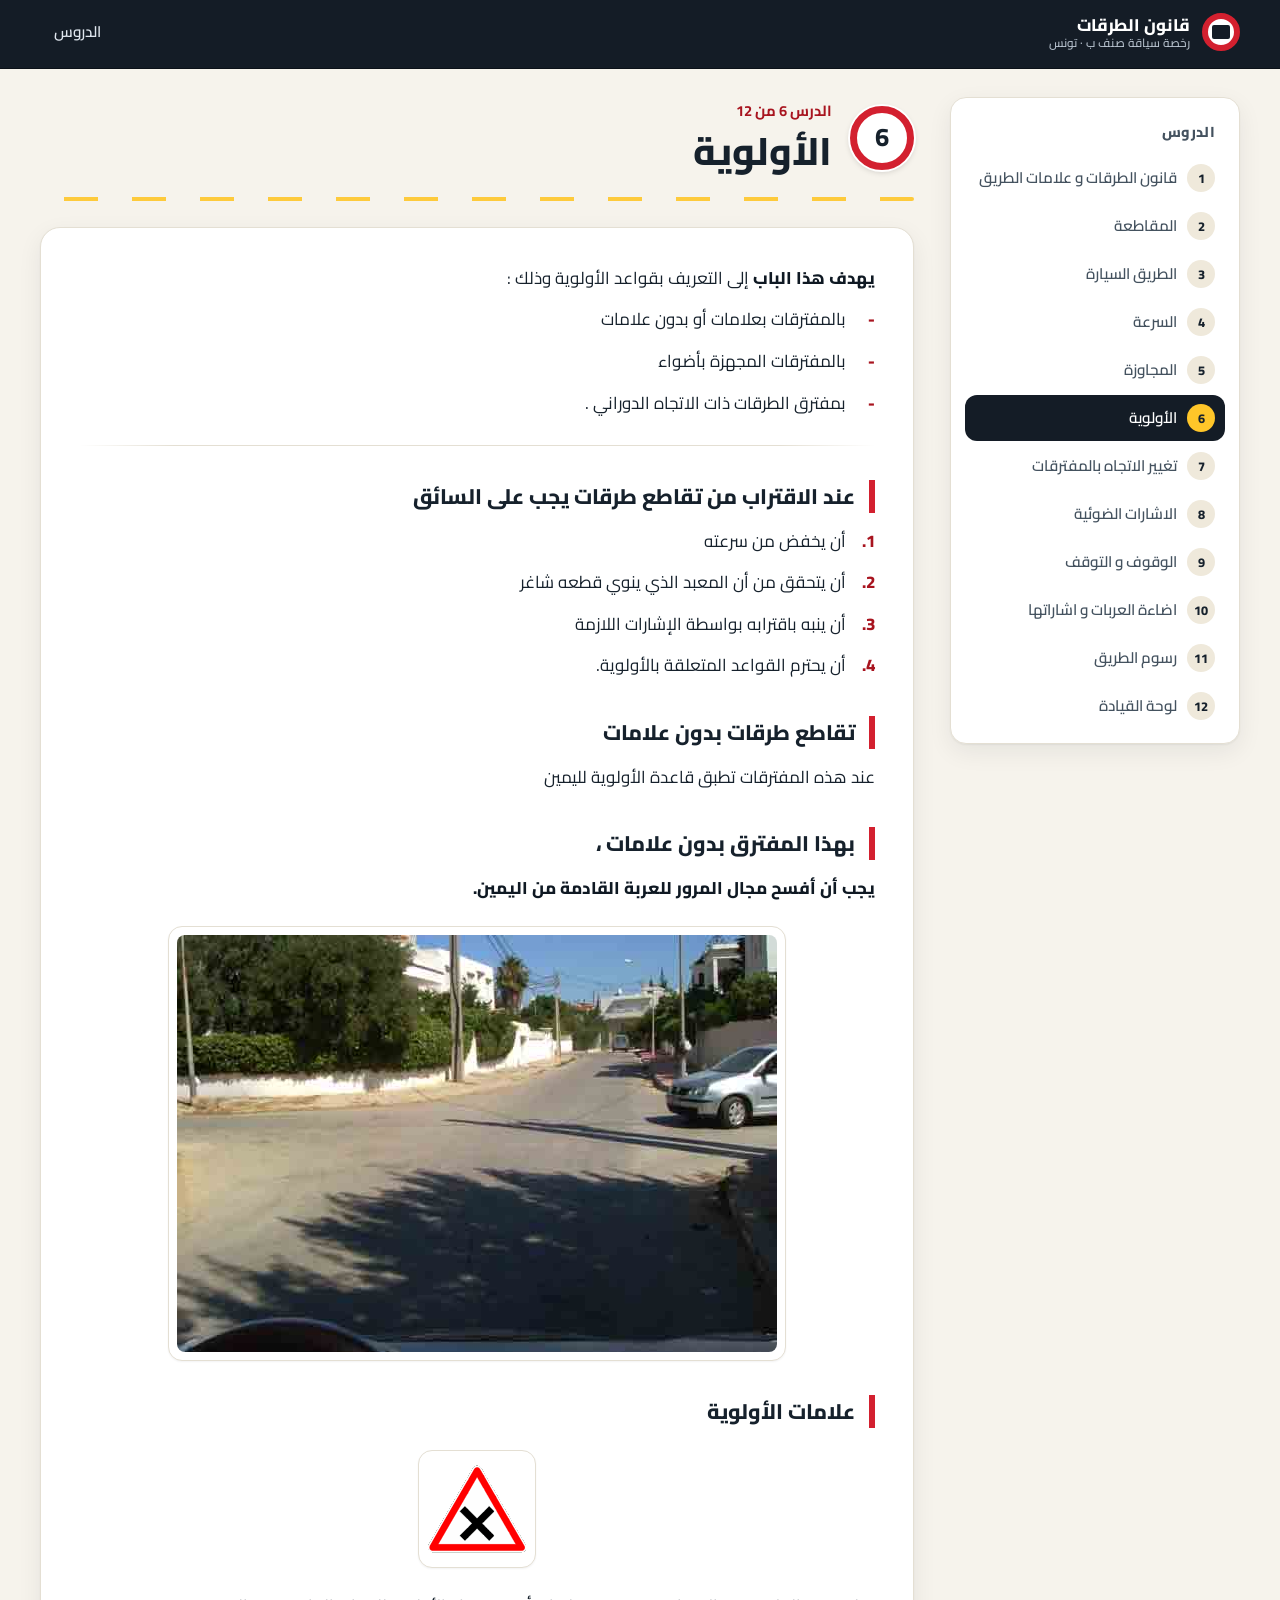
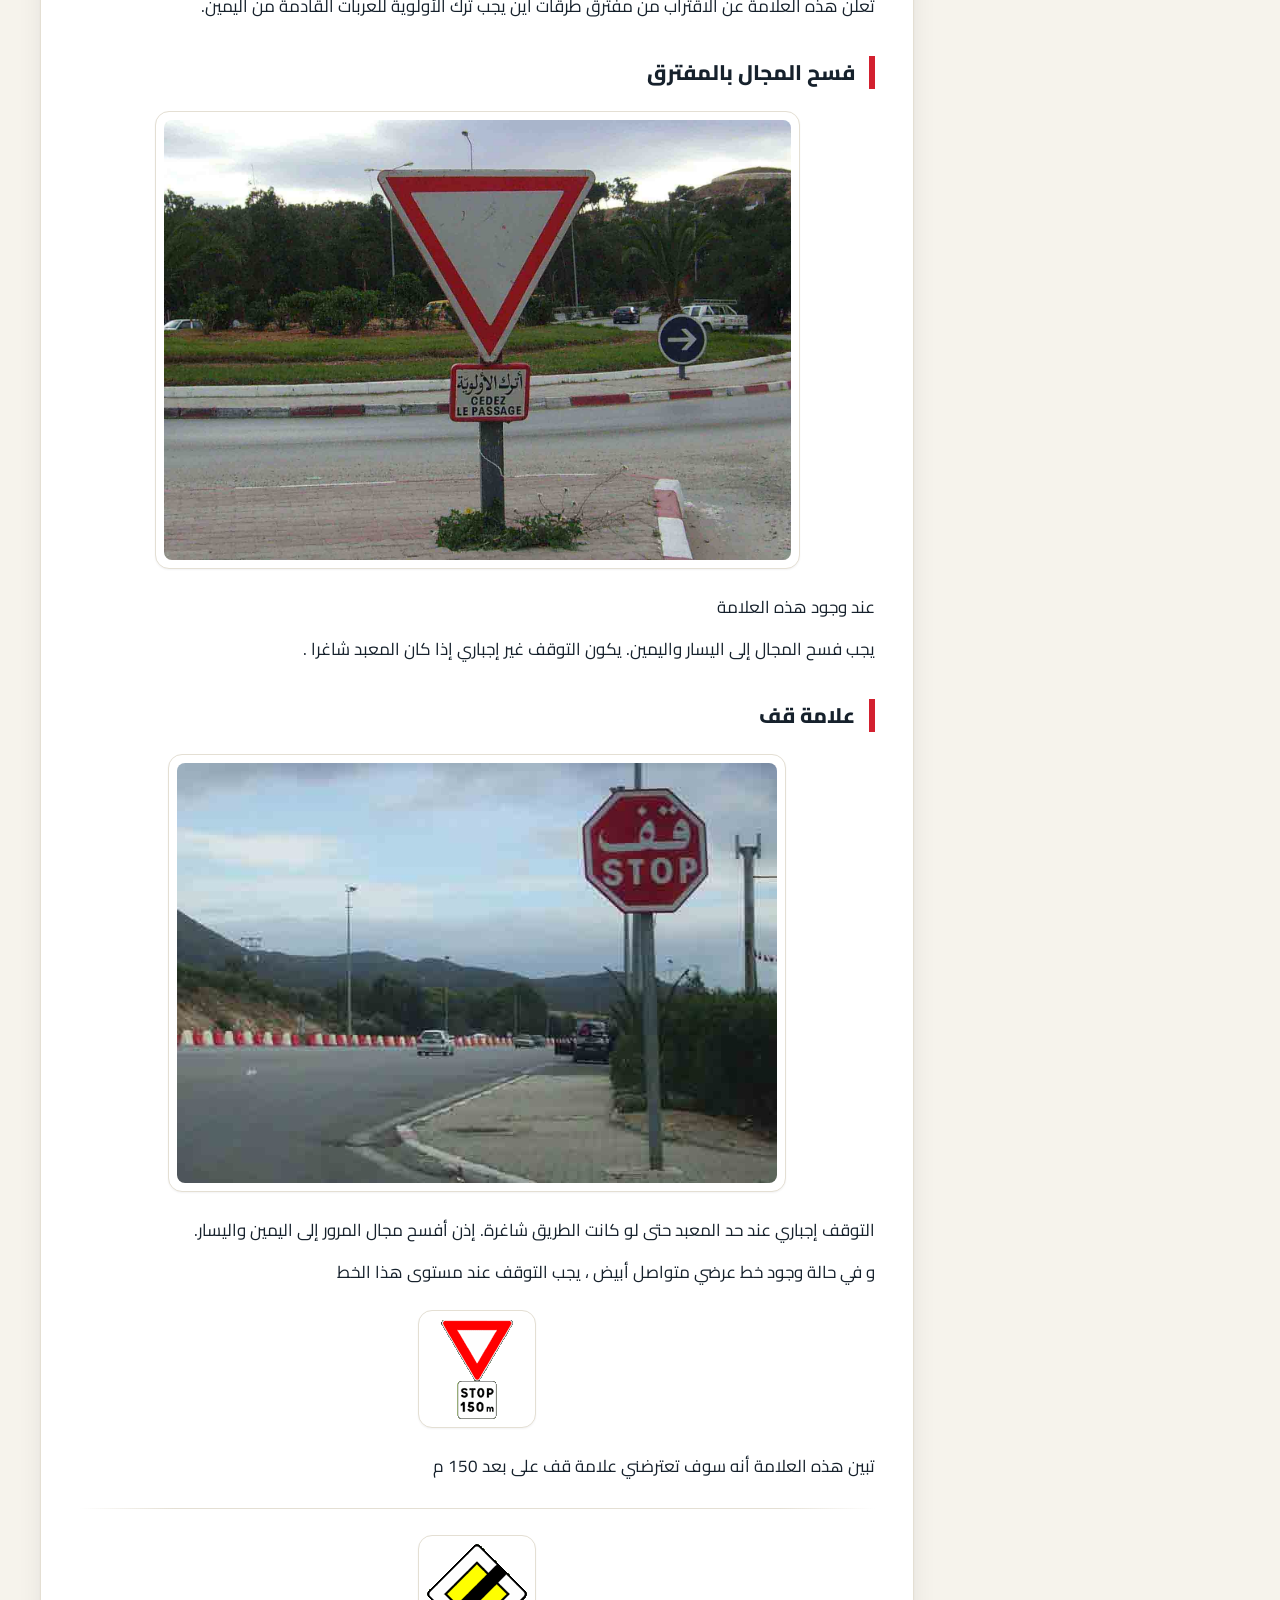
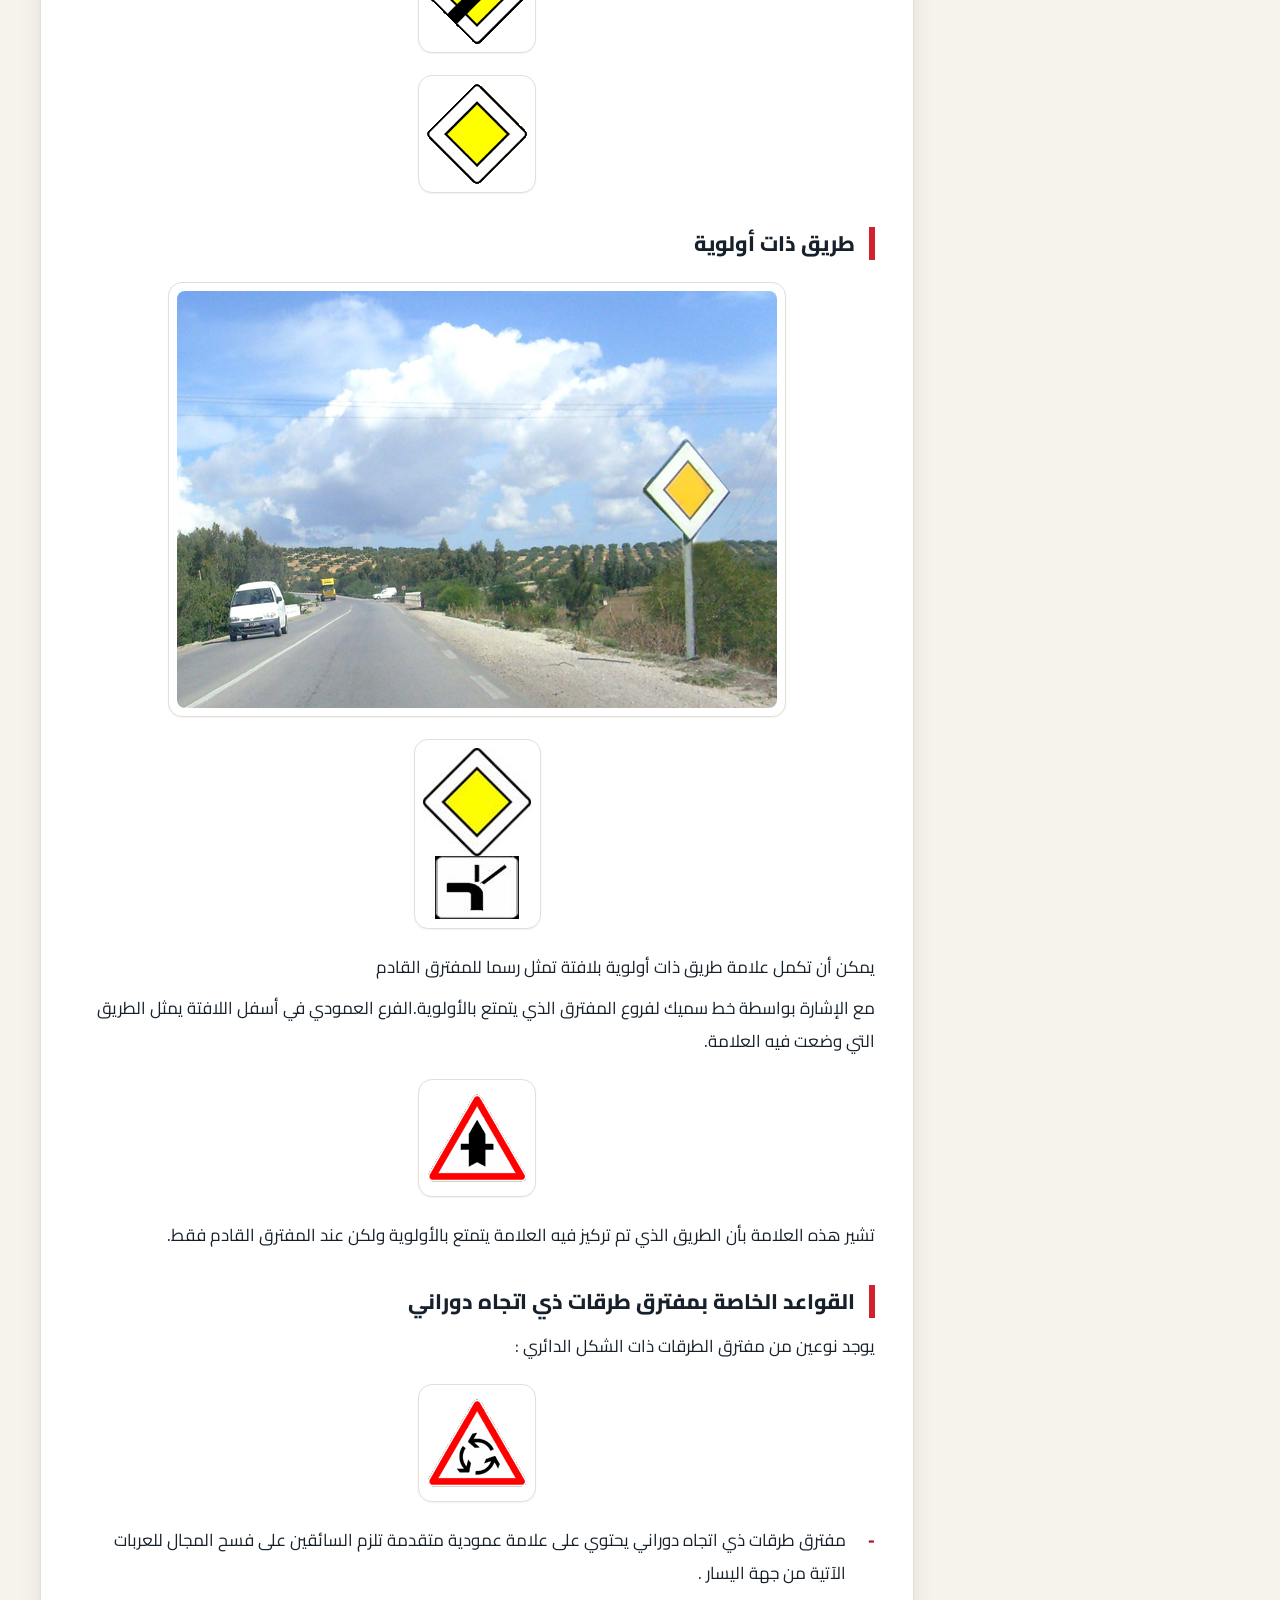
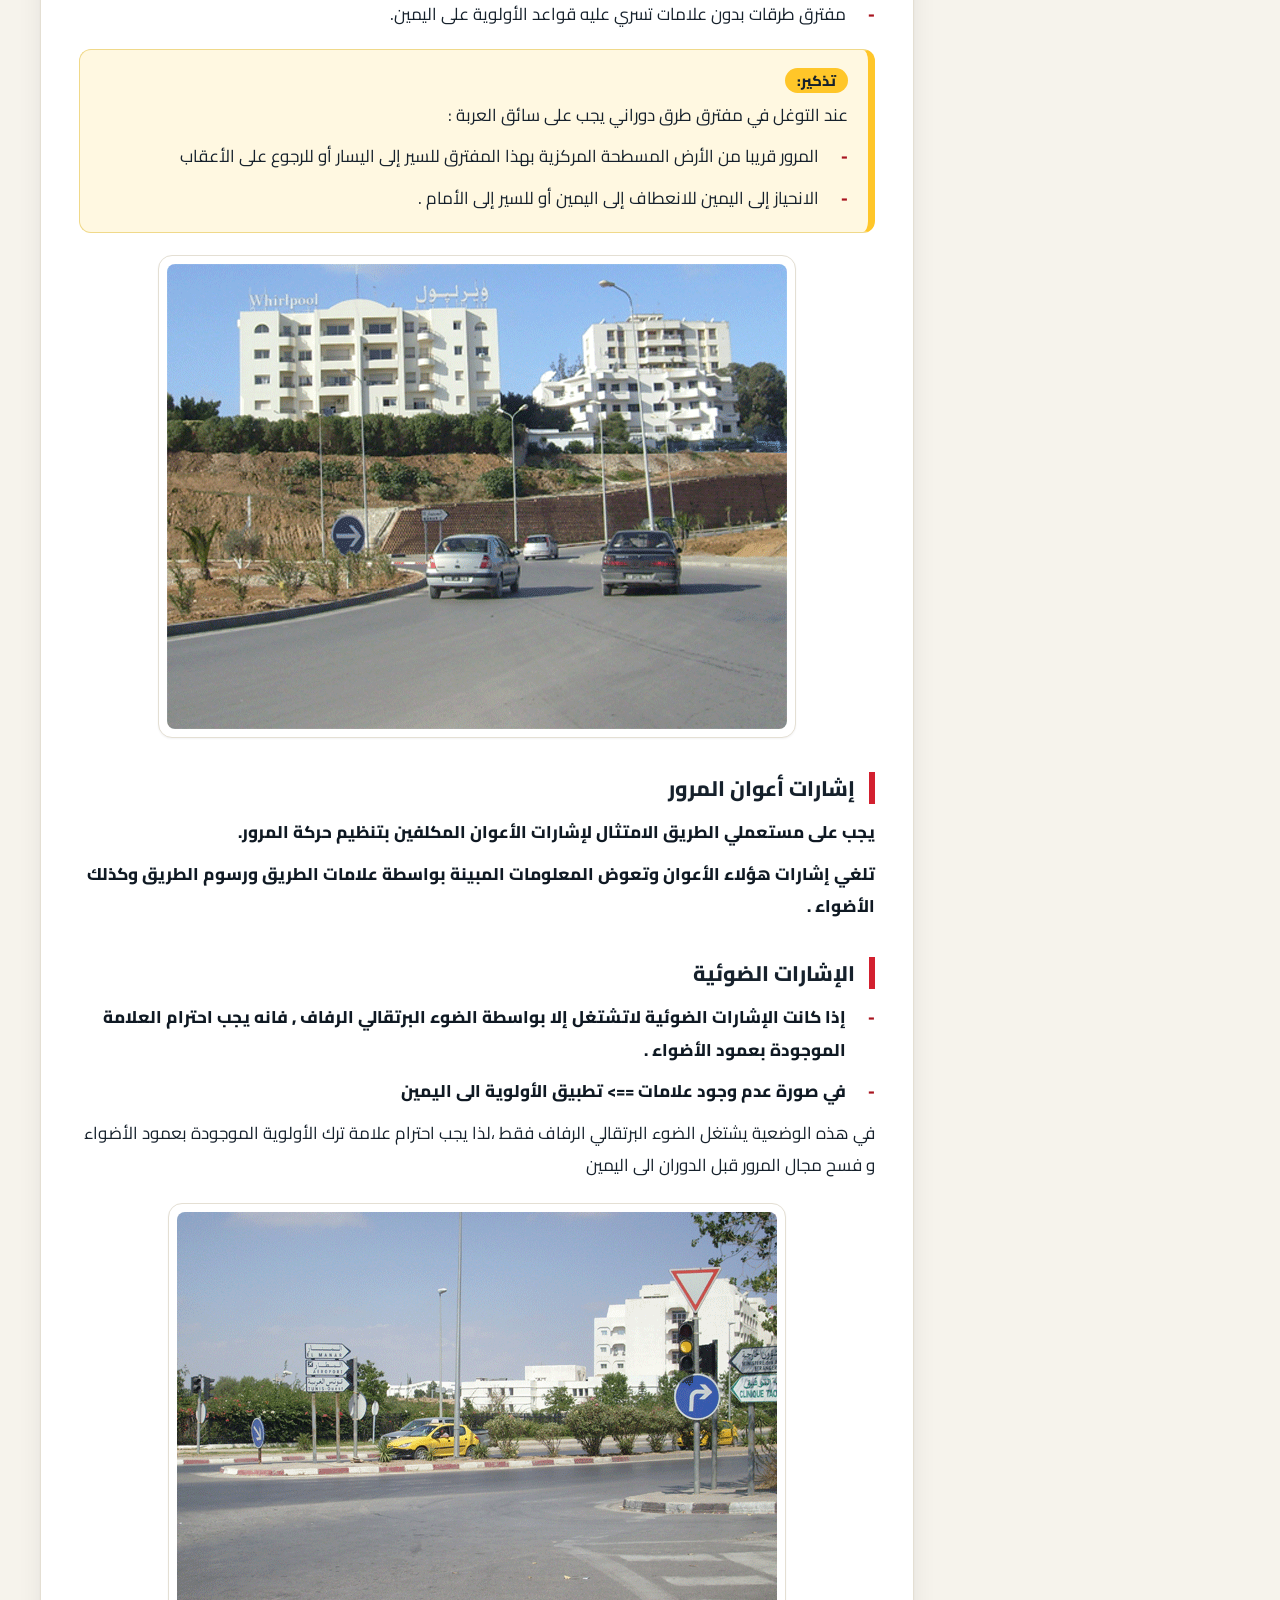
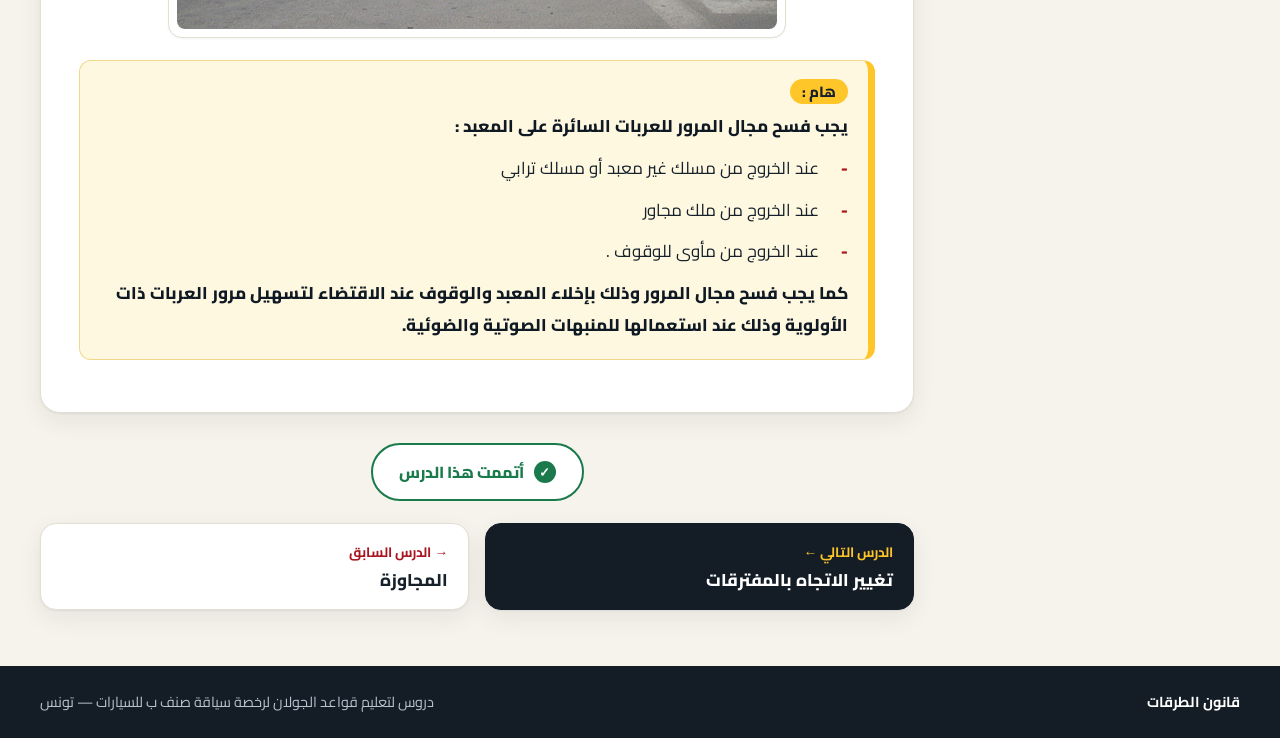
<file: lesson-06.html>
<!doctype html>
<html lang="ar" dir="rtl">
<head>
<meta charset="utf-8">
<meta name="viewport" content="width=device-width, initial-scale=1">
<title>الأولوية — قانون الطرقات · تونس</title>
<meta name="description" content="الدرس 6 من 12: الأولوية — دروس قانون الطرقات وقواعد الجولان في تونس لرخصة سياقة صنف ب.">
<link rel="preconnect" href="https://fonts.googleapis.com"><link rel="preconnect" href="https://fonts.gstatic.com" crossorigin><link href="https://fonts.googleapis.com/css2?family=Cairo:wght@400;500;600;700;800&display=swap" rel="stylesheet">
<link rel="stylesheet" href="css/style.css">
</head>
<body class="lesson-page" data-lesson="6" data-total="12">
<a class="skip" href="#content">تخطي إلى المحتوى</a>
<header class="topbar"><div class="topbar-in"><a class="brand" href="index.html"><span class="brand-sign" aria-hidden="true"></span><span class="brand-text"><strong>قانون الطرقات</strong><small>رخصة سياقة صنف ب · تونس</small></span></a><nav class="topnav" aria-label="التنقل الرئيسي"><a href="index.html#lessons">الدروس</a><button class="menu-btn" type="button" aria-expanded="false" aria-controls="drawer"><span class="menu-ico" aria-hidden="true"></span><span>قائمة الدروس</span></button></nav></div><div class="progress" aria-hidden="true"><i id="bar"></i></div></header>
<div class="shell">
  <aside class="sidebar" aria-label="قائمة الدروس">
    <div class="side-head">الدروس</div>
    <ol class="side-list"><li><a class="side-link" href="lesson-01.html" data-lesson="1"><span class="side-no">1</span><span class="side-title">قانون الطرقات و علامات الطريق</span><span class="side-done" aria-hidden="true">✓</span></a></li><li><a class="side-link" href="lesson-02.html" data-lesson="2"><span class="side-no">2</span><span class="side-title">المقاطعة</span><span class="side-done" aria-hidden="true">✓</span></a></li><li><a class="side-link" href="lesson-03.html" data-lesson="3"><span class="side-no">3</span><span class="side-title">الطريق السيارة</span><span class="side-done" aria-hidden="true">✓</span></a></li><li><a class="side-link" href="lesson-04.html" data-lesson="4"><span class="side-no">4</span><span class="side-title">السرعة</span><span class="side-done" aria-hidden="true">✓</span></a></li><li><a class="side-link" href="lesson-05.html" data-lesson="5"><span class="side-no">5</span><span class="side-title">المجاوزة</span><span class="side-done" aria-hidden="true">✓</span></a></li><li><a class="side-link is-current" href="lesson-06.html" data-lesson="6" aria-current="page"><span class="side-no">6</span><span class="side-title">الأولوية</span><span class="side-done" aria-hidden="true">✓</span></a></li><li><a class="side-link" href="lesson-07.html" data-lesson="7"><span class="side-no">7</span><span class="side-title">تغيير الاتجاه بالمفترقات</span><span class="side-done" aria-hidden="true">✓</span></a></li><li><a class="side-link" href="lesson-08.html" data-lesson="8"><span class="side-no">8</span><span class="side-title">الاشارات الضوئية</span><span class="side-done" aria-hidden="true">✓</span></a></li><li><a class="side-link" href="lesson-09.html" data-lesson="9"><span class="side-no">9</span><span class="side-title">الوقوف و التوقف</span><span class="side-done" aria-hidden="true">✓</span></a></li><li><a class="side-link" href="lesson-10.html" data-lesson="10"><span class="side-no">10</span><span class="side-title">اضاءة العربات و اشاراتها</span><span class="side-done" aria-hidden="true">✓</span></a></li><li><a class="side-link" href="lesson-11.html" data-lesson="11"><span class="side-no">11</span><span class="side-title">رسوم الطريق</span><span class="side-done" aria-hidden="true">✓</span></a></li><li><a class="side-link" href="lesson-12.html" data-lesson="12"><span class="side-no">12</span><span class="side-title">لوحة القيادة</span><span class="side-done" aria-hidden="true">✓</span></a></li></ol>
  </aside>
  <main id="content" class="main">
    <div class="lesson-head">
      <div class="roundel" aria-hidden="true"><span>6</span></div>
      <div>
        <p class="eyebrow">الدرس 6 من 12</p>
        <h1>الأولوية</h1>
      </div>
    </div>
    <div class="roadline" aria-hidden="true"></div>
    <article class="article">
<div class="para"><p class="ln"><strong>يهدف هذا الباب </strong>إلى التعريف بقواعد الأولوية وذلك :</p><p class="ln li"><span class="mk">-</span>بالمفترقات بعلامات أو بدون علامات</p><p class="ln li"><span class="mk">-</span>بالمفترقات المجهزة بأضواء</p><p class="ln li"><span class="mk">-</span>بمفترق الطرقات ذات الاتجاه الدوراني .</p></div>
<hr class="rule">
<h3 class="sub">عند الاقتراب من تقاطع طرقات يجب على السائق</h3>
<div class="para"><p class="ln li"><span class="mk">1.</span>أن يخفض من سرعته</p><p class="ln li"><span class="mk">2.</span>أن يتحقق من أن المعبد الذي ينوي قطعه شاغر</p><p class="ln li"><span class="mk">3.</span>أن ينبه باقترابه بواسطة الإشارات اللازمة</p><p class="ln li"><span class="mk">4.</span>أن يحترم القواعد المتعلقة بالأولوية.</p></div>
<h3 class="sub">تقاطع طرقات بدون علامات</h3>
<div class="para"><p class="ln">عند هذه المفترقات تطبق قاعدة الأولوية لليمين</p></div>
<h3 class="sub">بهذا المفترق بدون علامات ،</h3>
<div class="para"><p class="ln"><strong>يجب أن أفسح مجال المرور للعربة القادمة من اليمين.</strong></p></div>
<div class="para"><div class="figs"><figure class="fig"><img src="images/image21.jpeg" width="600" height="417" loading="lazy" decoding="async" alt="صورة توضيحية رقم 21"></figure></div></div>
<h3 class="sub">علامات الأولوية</h3>
<div class="para"><div class="figs"><figure class="fig"><img src="images/image22.gif" width="100" height="100" loading="lazy" decoding="async" alt="صورة توضيحية رقم 22"></figure></div></div>
<div class="para"><p class="ln">تعلن هذه العلامة عن الاقتراب من مفترق طرقات أين يجب ترك الأولوية للعربات القادمة من اليمين.</p></div>
<h3 class="sub">فسح المجال بالمفترق</h3>
<div class="para"><div class="figs"><figure class="fig"><img src="images/image23.jpeg" width="627" height="441" loading="lazy" decoding="async" alt="صورة توضيحية رقم 23"></figure></div></div>
<div class="para"><p class="ln">عند وجود هذه العلامة</p><p class="ln">يجب فسح المجال إلى اليسار واليمين. يكون التوقف غير إجباري إذا كان المعبد شاغرا .</p></div>
<h3 class="sub">علامة قف</h3>
<div class="para"><div class="figs"><figure class="fig"><img src="images/image24.jpeg" width="600" height="420" loading="lazy" decoding="async" alt="صورة توضيحية رقم 24"></figure></div></div>
<div class="para"><p class="ln">التوقف إجباري عند حد المعبد حتى لو كانت الطريق شاغرة. إذن أفسح مجال المرور إلى اليمين واليسار.</p></div>
<div class="para"><p class="ln">و في حالة وجود خط عرضي متواصل أبيض ، يجب التوقف عند مستوى هذا الخط</p></div>
<div class="para"><div class="figs"><figure class="fig"><img src="images/image25.gif" width="100" height="100" loading="lazy" decoding="async" alt="صورة توضيحية رقم 25"></figure></div></div>
<div class="para"><p class="ln">تبين هذه العلامة أنه سوف تعترضني علامة قف على بعد 150 م</p></div>
<hr class="rule">
<div class="para"><div class="figs"><figure class="fig"><img src="images/image26.gif" width="100" height="100" loading="lazy" decoding="async" alt="صورة توضيحية رقم 26"></figure></div></div>
<div class="para"><div class="figs"><figure class="fig"><img src="images/image27.gif" width="100" height="100" loading="lazy" decoding="async" alt="صورة توضيحية رقم 27"></figure></div></div>
<h3 class="sub">طريق ذات أولوية</h3>
<div class="para"><div class="figs"><figure class="fig"><img src="images/image28.jpeg" width="600" height="417" loading="lazy" decoding="async" alt="صورة توضيحية رقم 28"></figure></div></div>
<div class="para"><div class="figs"><figure class="fig"><img src="images/image29.jpeg" width="109" height="172" loading="lazy" decoding="async" alt="صورة توضيحية رقم 29"></figure></div></div>
<div class="para"><p class="ln">يمكن أن تكمل علامة طريق ذات أولوية بلافتة تمثل رسما للمفترق القادم</p></div>
<div class="para"><p class="ln">مع الإشارة بواسطة خط سميك لفروع المفترق الذي يتمتع بالأولوية.الفرع العمودي في أسفل اللافتة يمثل الطريق التي وضعت فيه العلامة.</p></div>
<div class="para"><div class="figs"><figure class="fig"><img src="images/image30.gif" width="100" height="100" loading="lazy" decoding="async" alt="صورة توضيحية رقم 30"></figure></div></div>
<div class="para"><p class="ln">تشير هذه العلامة بأن الطريق الذي تم تركيز فيه العلامة يتمتع بالأولوية ولكن عند المفترق القادم فقط.</p></div>
<h3 class="sub">القواعد الخاصة بمفترق طرقات ذي اتجاه دوراني</h3>
<div class="para"><p class="ln">يوجد نوعين من مفترق الطرقات ذات الشكل الدائري :</p></div>
<div class="para"><div class="figs"><figure class="fig"><img src="images/image31.gif" width="100" height="100" loading="lazy" decoding="async" alt="صورة توضيحية رقم 31"></figure></div></div>
<div class="para"><p class="ln li"><span class="mk">-</span>مفترق طرقات ذي اتجاه دوراني يحتوي على علامة عمودية متقدمة تلزم السائقين على فسح المجال للعربات الآتية من جهة اليسار .</p><p class="ln li"><span class="mk">-</span>مفترق طرقات بدون علامات تسري عليه قواعد الأولوية على اليمين.</p></div>
<aside class="callout"><div class="callout-label">تذكير:</div><p class="ln">عند التوغل في مفترق طرق دوراني يجب على سائق العربة :</p><p class="ln li"><span class="mk">-</span>المرور قريبا من الأرض المسطحة المركزية بهذا المفترق للسير إلى اليسار أو للرجوع على الأعقاب</p><p class="ln li"><span class="mk">-</span>الانحياز إلى اليمين للانعطاف إلى اليمين أو للسير إلى الأمام .</p></aside>
<div class="para"><div class="figs"><figure class="fig"><img src="images/image32.gif" width="620" height="465" loading="lazy" decoding="async" alt="صورة توضيحية رقم 32"></figure></div></div>
<h3 class="sub">إشارات أعوان المرور</h3>
<div class="para"><p class="ln"><strong>يجب على مستعملي الطريق الامتثال لإشارات الأعوان المكلفين بتنظيم حركة المرور.</strong></p><p class="ln"><strong>تلغي إشارات هؤلاء الأعوان وتعوض المعلومات المبينة بواسطة علامات الطريق ورسوم الطريق وكذلك الأضواء .</strong></p></div>
<h3 class="sub">الإشارات الضوئية</h3>
<div class="para"><p class="ln li"><span class="mk">-</span><strong>إذا كانت الإشارات الضوئية لاتشتغل إلا بواسطة الضوء البرتقالي الرفاف , فانه يجب احترام العلامة الموجودة بعمود الأضواء .</strong></p><p class="ln li"><span class="mk">-</span><strong>في صورة عدم وجود علامات ==&gt; تطبيق الأولوية الى اليمين</strong></p></div>
<div class="para"><p class="ln">في هذه الوضعية يشتغل الضوء البرتقالي الرفاف فقط ،لذا يجب احترام علامة ترك الأولوية الموجودة بعمود الأضواء و فسح مجال المرور قبل الدوران الى اليمين</p></div>
<div class="para"><div class="figs"><figure class="fig"><img src="images/image33.gif" width="600" height="417" loading="lazy" decoding="async" alt="صورة توضيحية رقم 33"></figure></div></div>
<aside class="callout"><div class="callout-label">هام :</div><p class="ln"><strong>يجب فسح مجال المرور للعربات السائرة على المعبد :</strong></p><p class="ln li"><span class="mk">-</span>عند الخروج من مسلك غير معبد أو مسلك ترابي</p><p class="ln li"><span class="mk">-</span>عند الخروج من ملك مجاور</p><p class="ln li"><span class="mk">-</span>عند الخروج من مأوى للوقوف .</p><p class="ln"><strong>كما يجب فسح مجال المرور وذلك بإخلاء المعبد والوقوف عند الاقتضاء لتسهيل مرور العربات ذات الأولوية وذلك عند استعمالها للمنبهات الصوتية والضوئية.</strong></p></aside>
    </article>
    <div class="done-wrap">
      <button type="button" class="done-btn" id="doneBtn" aria-pressed="false"><span class="done-ico" aria-hidden="true">✓</span><span class="done-txt">أتممت هذا الدرس</span></button>
    </div>
    <nav class="pn-wrap" aria-label="التنقل بين الدروس"><a class="pn next" href="lesson-07.html"><span class="pn-dir">الدرس التالي ←</span><span class="pn-title">تغيير الاتجاه بالمفترقات</span></a><a class="pn prev" href="lesson-05.html"><span class="pn-dir">→ الدرس السابق</span><span class="pn-title">المجاوزة</span></a></nav>
  </main>
</div>
<div class="drawer" id="drawer" hidden><div class="drawer-scrim" data-close></div><aside class="drawer-panel" role="dialog" aria-label="قائمة الدروس"><div class="drawer-head"><strong>الدروس</strong><button type="button" class="drawer-x" data-close aria-label="إغلاق">✕</button></div><ol class="side-list"><li><a class="side-link" href="lesson-01.html" data-lesson="1"><span class="side-no">1</span><span class="side-title">قانون الطرقات و علامات الطريق</span><span class="side-done" aria-hidden="true">✓</span></a></li><li><a class="side-link" href="lesson-02.html" data-lesson="2"><span class="side-no">2</span><span class="side-title">المقاطعة</span><span class="side-done" aria-hidden="true">✓</span></a></li><li><a class="side-link" href="lesson-03.html" data-lesson="3"><span class="side-no">3</span><span class="side-title">الطريق السيارة</span><span class="side-done" aria-hidden="true">✓</span></a></li><li><a class="side-link" href="lesson-04.html" data-lesson="4"><span class="side-no">4</span><span class="side-title">السرعة</span><span class="side-done" aria-hidden="true">✓</span></a></li><li><a class="side-link" href="lesson-05.html" data-lesson="5"><span class="side-no">5</span><span class="side-title">المجاوزة</span><span class="side-done" aria-hidden="true">✓</span></a></li><li><a class="side-link" href="lesson-06.html" data-lesson="6"><span class="side-no">6</span><span class="side-title">الأولوية</span><span class="side-done" aria-hidden="true">✓</span></a></li><li><a class="side-link" href="lesson-07.html" data-lesson="7"><span class="side-no">7</span><span class="side-title">تغيير الاتجاه بالمفترقات</span><span class="side-done" aria-hidden="true">✓</span></a></li><li><a class="side-link" href="lesson-08.html" data-lesson="8"><span class="side-no">8</span><span class="side-title">الاشارات الضوئية</span><span class="side-done" aria-hidden="true">✓</span></a></li><li><a class="side-link" href="lesson-09.html" data-lesson="9"><span class="side-no">9</span><span class="side-title">الوقوف و التوقف</span><span class="side-done" aria-hidden="true">✓</span></a></li><li><a class="side-link" href="lesson-10.html" data-lesson="10"><span class="side-no">10</span><span class="side-title">اضاءة العربات و اشاراتها</span><span class="side-done" aria-hidden="true">✓</span></a></li><li><a class="side-link" href="lesson-11.html" data-lesson="11"><span class="side-no">11</span><span class="side-title">رسوم الطريق</span><span class="side-done" aria-hidden="true">✓</span></a></li><li><a class="side-link" href="lesson-12.html" data-lesson="12"><span class="side-no">12</span><span class="side-title">لوحة القيادة</span><span class="side-done" aria-hidden="true">✓</span></a></li></ol></aside></div>
<div class="lightbox" id="lightbox" hidden role="dialog" aria-label="عرض الصورة"><button type="button" class="lb-x" aria-label="إغلاق">✕</button><img alt=""></div>
<footer class="foot"><div class="foot-in"><strong>قانون الطرقات</strong><span>دروس لتعليم قواعد الجولان لرخصة سياقة صنف ب للسيارات — تونس</span></div></footer>
<script src="js/app.js"></script>
</body>
</html>
</file>
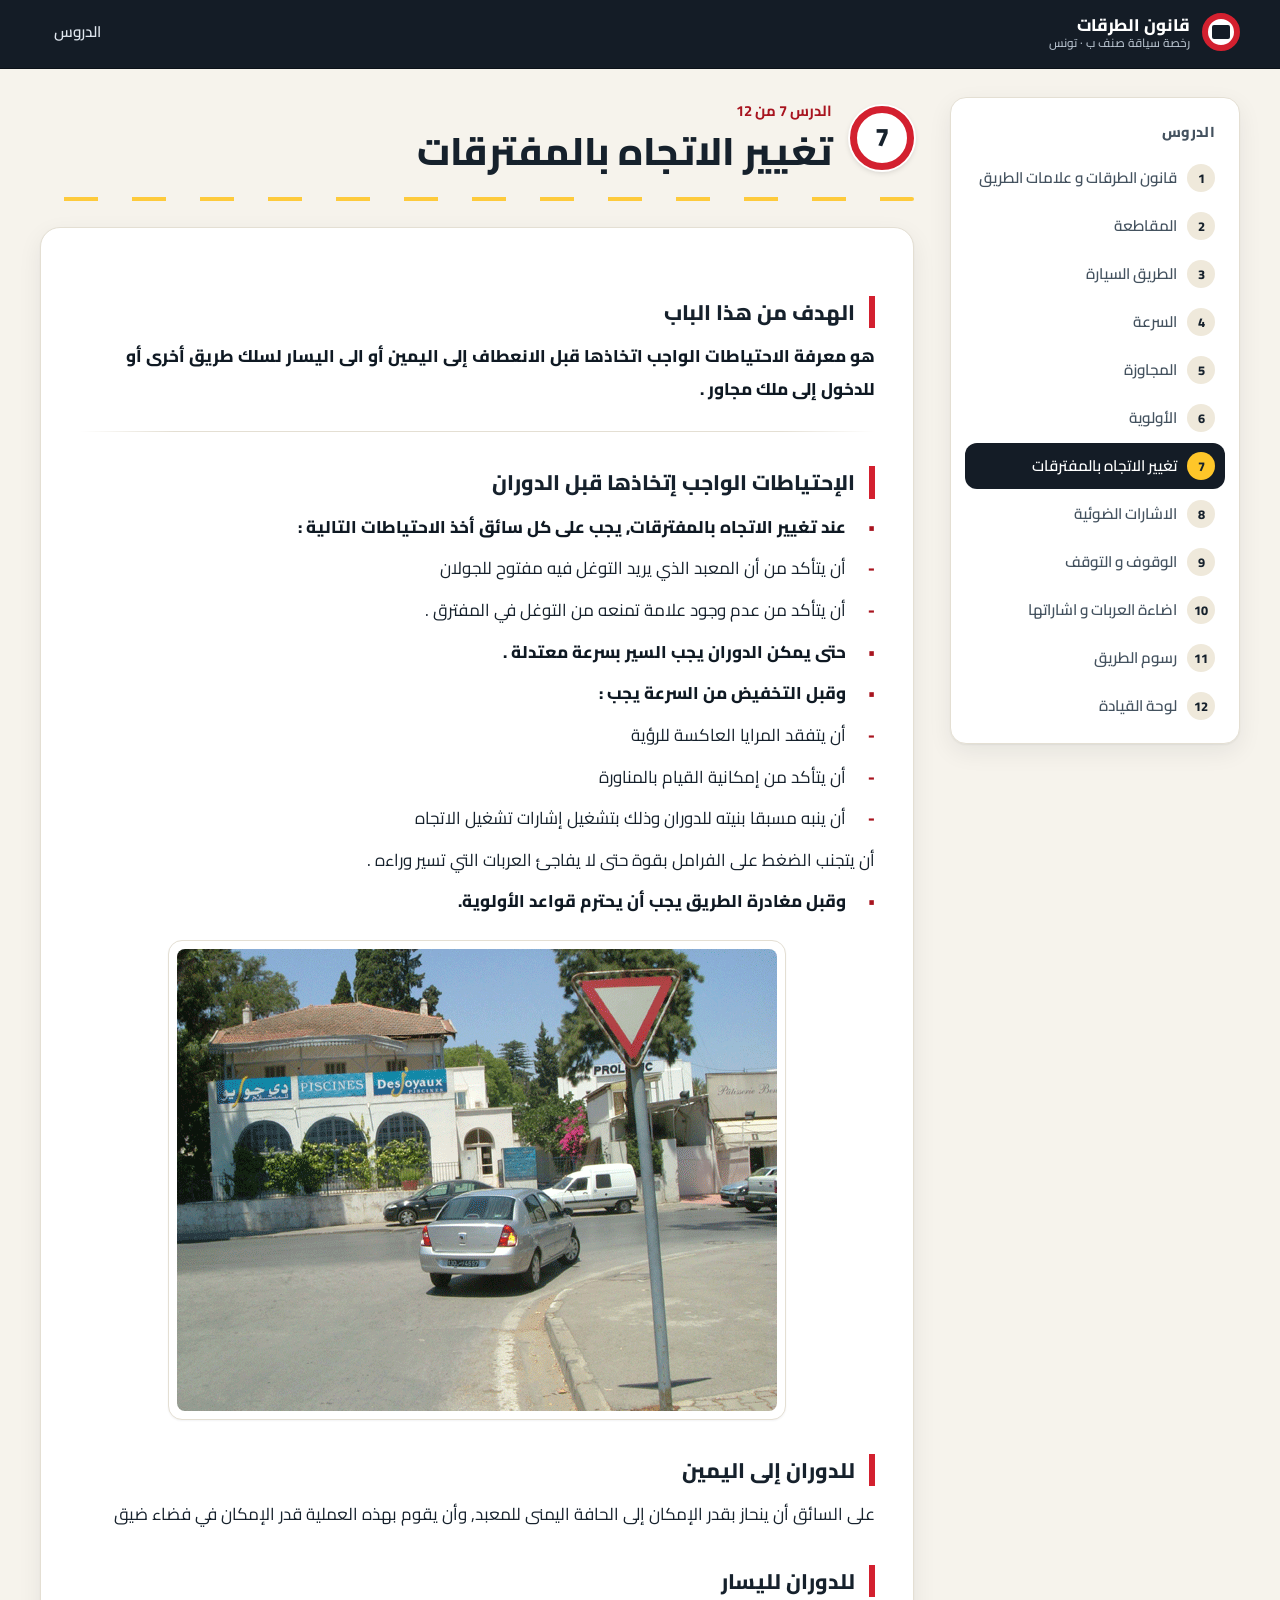
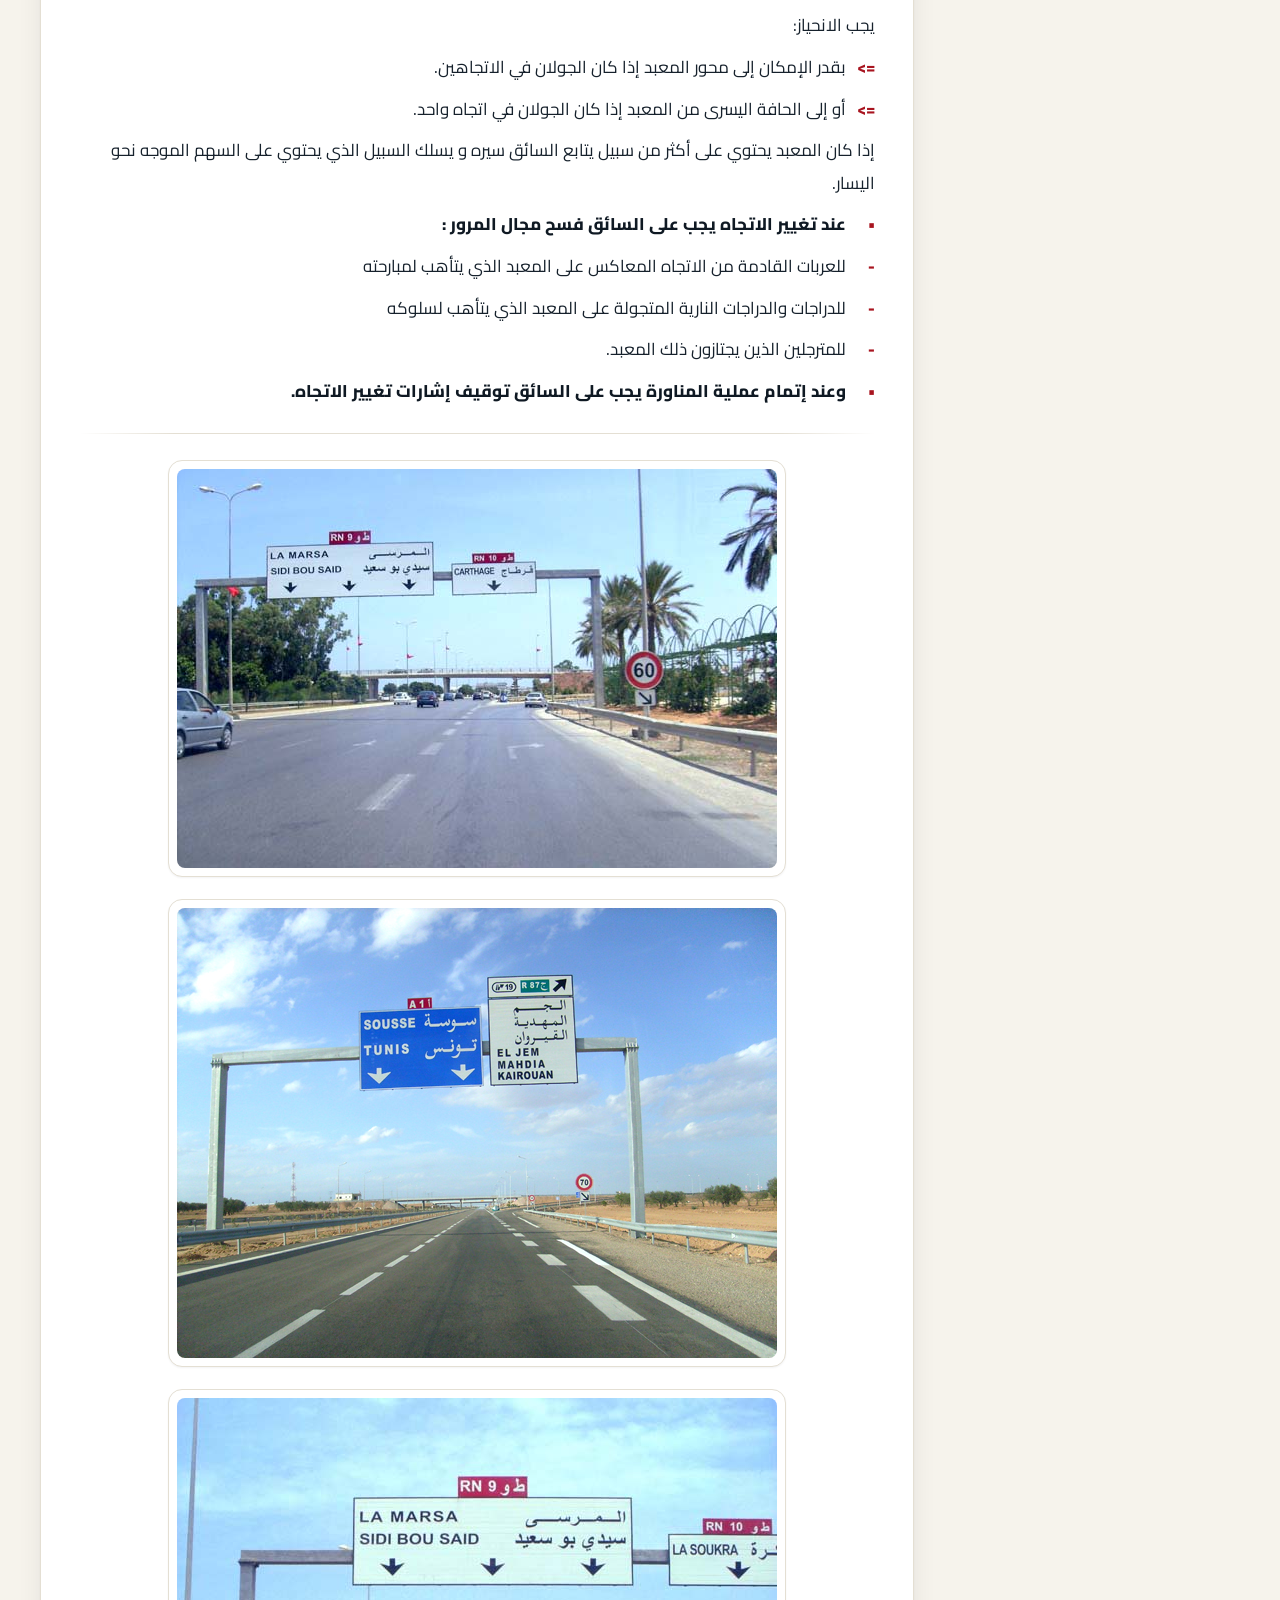
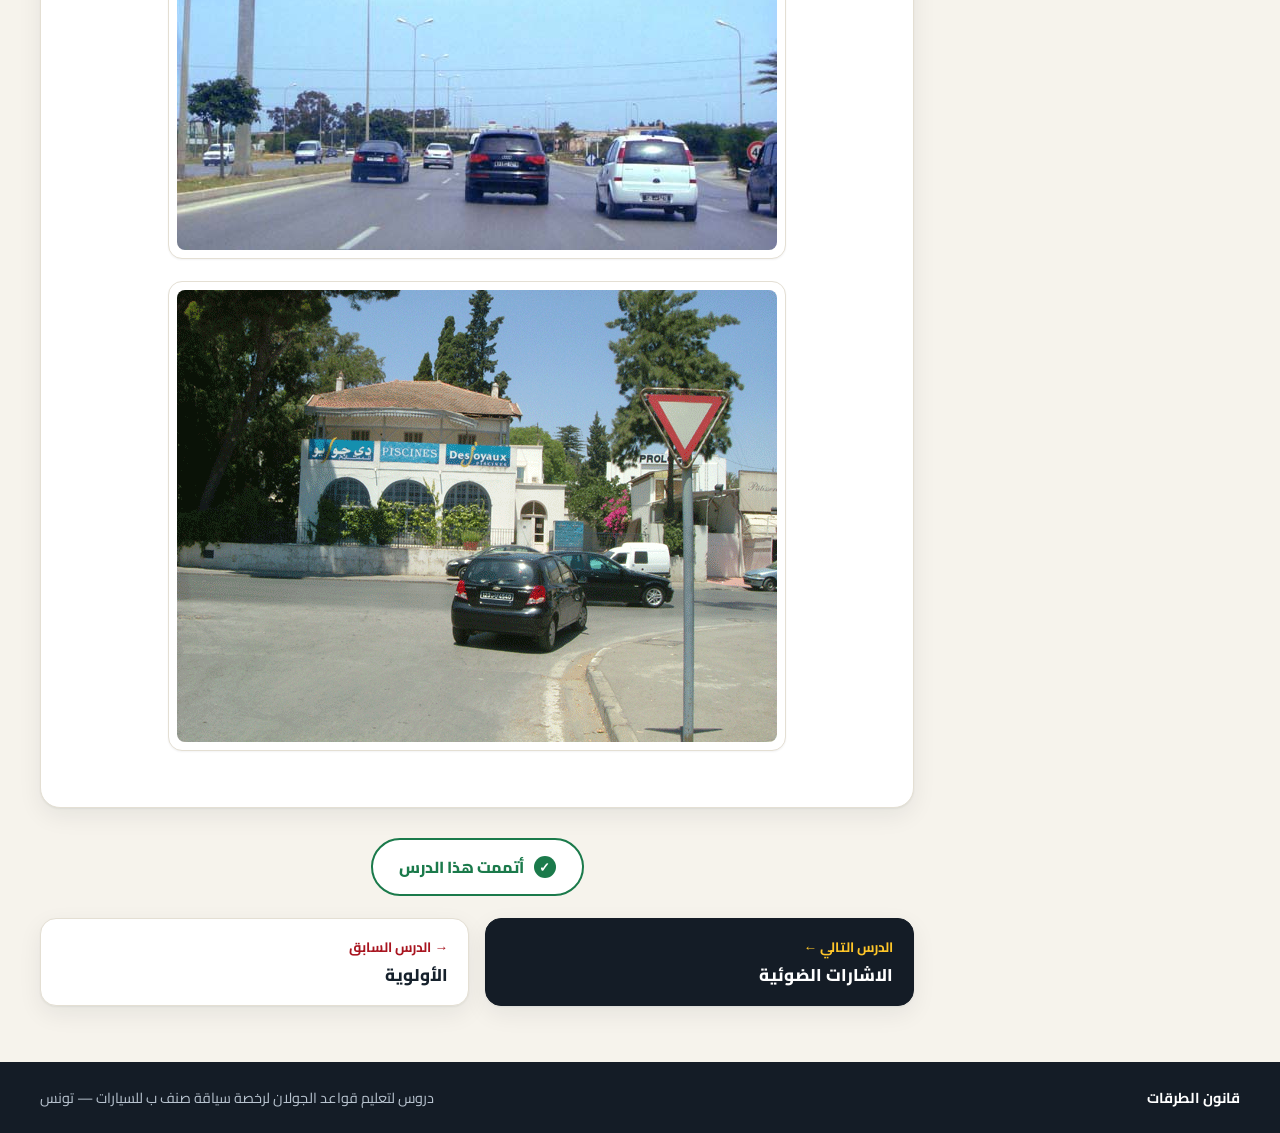
<file: lesson-07.html>
<!doctype html>
<html lang="ar" dir="rtl">
<head>
<meta charset="utf-8">
<meta name="viewport" content="width=device-width, initial-scale=1">
<title>تغيير الاتجاه بالمفترقات — قانون الطرقات · تونس</title>
<meta name="description" content="الدرس 7 من 12: تغيير الاتجاه بالمفترقات — دروس قانون الطرقات وقواعد الجولان في تونس لرخصة سياقة صنف ب.">
<link rel="preconnect" href="https://fonts.googleapis.com"><link rel="preconnect" href="https://fonts.gstatic.com" crossorigin><link href="https://fonts.googleapis.com/css2?family=Cairo:wght@400;500;600;700;800&display=swap" rel="stylesheet">
<link rel="stylesheet" href="css/style.css">
</head>
<body class="lesson-page" data-lesson="7" data-total="12">
<a class="skip" href="#content">تخطي إلى المحتوى</a>
<header class="topbar"><div class="topbar-in"><a class="brand" href="index.html"><span class="brand-sign" aria-hidden="true"></span><span class="brand-text"><strong>قانون الطرقات</strong><small>رخصة سياقة صنف ب · تونس</small></span></a><nav class="topnav" aria-label="التنقل الرئيسي"><a href="index.html#lessons">الدروس</a><button class="menu-btn" type="button" aria-expanded="false" aria-controls="drawer"><span class="menu-ico" aria-hidden="true"></span><span>قائمة الدروس</span></button></nav></div><div class="progress" aria-hidden="true"><i id="bar"></i></div></header>
<div class="shell">
  <aside class="sidebar" aria-label="قائمة الدروس">
    <div class="side-head">الدروس</div>
    <ol class="side-list"><li><a class="side-link" href="lesson-01.html" data-lesson="1"><span class="side-no">1</span><span class="side-title">قانون الطرقات و علامات الطريق</span><span class="side-done" aria-hidden="true">✓</span></a></li><li><a class="side-link" href="lesson-02.html" data-lesson="2"><span class="side-no">2</span><span class="side-title">المقاطعة</span><span class="side-done" aria-hidden="true">✓</span></a></li><li><a class="side-link" href="lesson-03.html" data-lesson="3"><span class="side-no">3</span><span class="side-title">الطريق السيارة</span><span class="side-done" aria-hidden="true">✓</span></a></li><li><a class="side-link" href="lesson-04.html" data-lesson="4"><span class="side-no">4</span><span class="side-title">السرعة</span><span class="side-done" aria-hidden="true">✓</span></a></li><li><a class="side-link" href="lesson-05.html" data-lesson="5"><span class="side-no">5</span><span class="side-title">المجاوزة</span><span class="side-done" aria-hidden="true">✓</span></a></li><li><a class="side-link" href="lesson-06.html" data-lesson="6"><span class="side-no">6</span><span class="side-title">الأولوية</span><span class="side-done" aria-hidden="true">✓</span></a></li><li><a class="side-link is-current" href="lesson-07.html" data-lesson="7" aria-current="page"><span class="side-no">7</span><span class="side-title">تغيير الاتجاه بالمفترقات</span><span class="side-done" aria-hidden="true">✓</span></a></li><li><a class="side-link" href="lesson-08.html" data-lesson="8"><span class="side-no">8</span><span class="side-title">الاشارات الضوئية</span><span class="side-done" aria-hidden="true">✓</span></a></li><li><a class="side-link" href="lesson-09.html" data-lesson="9"><span class="side-no">9</span><span class="side-title">الوقوف و التوقف</span><span class="side-done" aria-hidden="true">✓</span></a></li><li><a class="side-link" href="lesson-10.html" data-lesson="10"><span class="side-no">10</span><span class="side-title">اضاءة العربات و اشاراتها</span><span class="side-done" aria-hidden="true">✓</span></a></li><li><a class="side-link" href="lesson-11.html" data-lesson="11"><span class="side-no">11</span><span class="side-title">رسوم الطريق</span><span class="side-done" aria-hidden="true">✓</span></a></li><li><a class="side-link" href="lesson-12.html" data-lesson="12"><span class="side-no">12</span><span class="side-title">لوحة القيادة</span><span class="side-done" aria-hidden="true">✓</span></a></li></ol>
  </aside>
  <main id="content" class="main">
    <div class="lesson-head">
      <div class="roundel" aria-hidden="true"><span>7</span></div>
      <div>
        <p class="eyebrow">الدرس 7 من 12</p>
        <h1>تغيير الاتجاه بالمفترقات</h1>
      </div>
    </div>
    <div class="roadline" aria-hidden="true"></div>
    <article class="article">
<h3 class="sub">الهدف من هذا الباب</h3>
<div class="para"><p class="ln"><strong>هو معرفة الاحتياطات الواجب اتخاذها قبل الانعطاف إلى اليمين أو الى اليسار لسلك طريق أخرى أو للدخول إلى ملك مجاور .</strong></p></div>
<hr class="rule">
<h3 class="sub">الإحتياطات الواجب إتخاذها قبل الدوران</h3>
<div class="para"><p class="ln li"><span class="mk">•</span><strong>عند تغيير الاتجاه بالمفترقات, يجب على كل سائق أخذ الاحتياطات التالية :</strong></p><p class="ln li"><span class="mk">-</span>أن يتأكد من أن المعبد الذي يريد التوغل فيه مفتوح للجولان</p><p class="ln li"><span class="mk">-</span>أن يتأكد من عدم وجود علامة تمنعه من التوغل في المفترق .</p><p class="ln li"><span class="mk">•</span><strong>حتى يمكن الدوران يجب السير بسرعة معتدلة .</strong></p><p class="ln li"><span class="mk">•</span><strong>وقبل التخفيض من السرعة يجب :</strong></p><p class="ln li"><span class="mk">-</span>أن يتفقد المرايا العاكسة للرؤية</p><p class="ln li"><span class="mk">-</span>أن يتأكد من إمكانية القيام بالمناورة</p><p class="ln li"><span class="mk">-</span>أن ينبه مسبقا بنيته للدوران وذلك بتشغيل إشارات تشغيل الاتجاه</p><p class="ln">أن يتجنب الضغط على الفرامل بقوة حتى لا يفاجئ العربات التي تسير وراءه .</p><p class="ln li"><span class="mk">•</span><strong>وقبل مغادرة الطريق يجب أن يحترم قواعد الأولوية.</strong></p></div>
<div class="para"><div class="figs"><figure class="fig"><img src="images/image34.gif" width="600" height="462" loading="lazy" decoding="async" alt="صورة توضيحية رقم 34"></figure></div></div>
<h3 class="sub">للدوران إلى اليمين</h3>
<div class="para"><p class="ln">على السائق أن ينحاز بقدر الإمكان إلى الحافة اليمنى للمعبد, وأن يقوم بهذه العملية قدر الإمكان في فضاء ضيق</p></div>
<h3 class="sub">للدوران لليسار</h3>
<div class="para"><p class="ln">يجب الانحياز:</p><p class="ln li"><span class="mk">=&gt;</span>بقدر الإمكان إلى محور المعبد إذا كان الجولان في الاتجاهين.</p><p class="ln li"><span class="mk">=&gt;</span>أو إلى الحافة اليسرى من المعبد إذا كان الجولان في اتجاه واحد.</p><p class="ln">إذا كان المعبد يحتوي على أكثر من سبيل يتابع السائق سيره و يسلك السبيل الذي يحتوي على السهم الموجه نحو اليسار.</p><p class="ln li"><span class="mk">•</span><strong>عند تغيير الاتجاه يجب على السائق فسح مجال المرور :</strong></p><p class="ln li"><span class="mk">-</span>للعربات القادمة من الاتجاه المعاكس على المعبد الذي يتأهب لمبارحته</p><p class="ln li"><span class="mk">-</span>للدراجات والدراجات النارية المتجولة على المعبد الذي يتأهب لسلوكه</p><p class="ln li"><span class="mk">-</span>للمترجلين الذين يجتازون ذلك المعبد.</p><p class="ln li"><span class="mk">•</span><strong>وعند إتمام عملية المناورة يجب على السائق توقيف إشارات تغيير الاتجاه.</strong></p></div>
<hr class="rule">
<div class="para"><div class="figs"><figure class="fig"><img src="images/image35.jpeg" width="600" height="399" loading="lazy" decoding="async" alt="صورة توضيحية رقم 35"></figure></div></div>
<div class="para"><div class="figs"><figure class="fig"><img src="images/image36.jpeg" width="600" height="450" loading="lazy" decoding="async" alt="صورة توضيحية رقم 36"></figure></div></div>
<div class="para"><div class="figs"><figure class="fig"><img src="images/image37.jpeg" width="600" height="452" loading="lazy" decoding="async" alt="صورة توضيحية رقم 37"></figure></div></div>
<div class="para"><div class="figs"><figure class="fig"><img src="images/image38.gif" width="600" height="452" loading="lazy" decoding="async" alt="صورة توضيحية رقم 38"></figure></div></div>
    </article>
    <div class="done-wrap">
      <button type="button" class="done-btn" id="doneBtn" aria-pressed="false"><span class="done-ico" aria-hidden="true">✓</span><span class="done-txt">أتممت هذا الدرس</span></button>
    </div>
    <nav class="pn-wrap" aria-label="التنقل بين الدروس"><a class="pn next" href="lesson-08.html"><span class="pn-dir">الدرس التالي ←</span><span class="pn-title">الاشارات الضوئية</span></a><a class="pn prev" href="lesson-06.html"><span class="pn-dir">→ الدرس السابق</span><span class="pn-title">الأولوية</span></a></nav>
  </main>
</div>
<div class="drawer" id="drawer" hidden><div class="drawer-scrim" data-close></div><aside class="drawer-panel" role="dialog" aria-label="قائمة الدروس"><div class="drawer-head"><strong>الدروس</strong><button type="button" class="drawer-x" data-close aria-label="إغلاق">✕</button></div><ol class="side-list"><li><a class="side-link" href="lesson-01.html" data-lesson="1"><span class="side-no">1</span><span class="side-title">قانون الطرقات و علامات الطريق</span><span class="side-done" aria-hidden="true">✓</span></a></li><li><a class="side-link" href="lesson-02.html" data-lesson="2"><span class="side-no">2</span><span class="side-title">المقاطعة</span><span class="side-done" aria-hidden="true">✓</span></a></li><li><a class="side-link" href="lesson-03.html" data-lesson="3"><span class="side-no">3</span><span class="side-title">الطريق السيارة</span><span class="side-done" aria-hidden="true">✓</span></a></li><li><a class="side-link" href="lesson-04.html" data-lesson="4"><span class="side-no">4</span><span class="side-title">السرعة</span><span class="side-done" aria-hidden="true">✓</span></a></li><li><a class="side-link" href="lesson-05.html" data-lesson="5"><span class="side-no">5</span><span class="side-title">المجاوزة</span><span class="side-done" aria-hidden="true">✓</span></a></li><li><a class="side-link" href="lesson-06.html" data-lesson="6"><span class="side-no">6</span><span class="side-title">الأولوية</span><span class="side-done" aria-hidden="true">✓</span></a></li><li><a class="side-link" href="lesson-07.html" data-lesson="7"><span class="side-no">7</span><span class="side-title">تغيير الاتجاه بالمفترقات</span><span class="side-done" aria-hidden="true">✓</span></a></li><li><a class="side-link" href="lesson-08.html" data-lesson="8"><span class="side-no">8</span><span class="side-title">الاشارات الضوئية</span><span class="side-done" aria-hidden="true">✓</span></a></li><li><a class="side-link" href="lesson-09.html" data-lesson="9"><span class="side-no">9</span><span class="side-title">الوقوف و التوقف</span><span class="side-done" aria-hidden="true">✓</span></a></li><li><a class="side-link" href="lesson-10.html" data-lesson="10"><span class="side-no">10</span><span class="side-title">اضاءة العربات و اشاراتها</span><span class="side-done" aria-hidden="true">✓</span></a></li><li><a class="side-link" href="lesson-11.html" data-lesson="11"><span class="side-no">11</span><span class="side-title">رسوم الطريق</span><span class="side-done" aria-hidden="true">✓</span></a></li><li><a class="side-link" href="lesson-12.html" data-lesson="12"><span class="side-no">12</span><span class="side-title">لوحة القيادة</span><span class="side-done" aria-hidden="true">✓</span></a></li></ol></aside></div>
<div class="lightbox" id="lightbox" hidden role="dialog" aria-label="عرض الصورة"><button type="button" class="lb-x" aria-label="إغلاق">✕</button><img alt=""></div>
<footer class="foot"><div class="foot-in"><strong>قانون الطرقات</strong><span>دروس لتعليم قواعد الجولان لرخصة سياقة صنف ب للسيارات — تونس</span></div></footer>
<script src="js/app.js"></script>
</body>
</html>
</file>
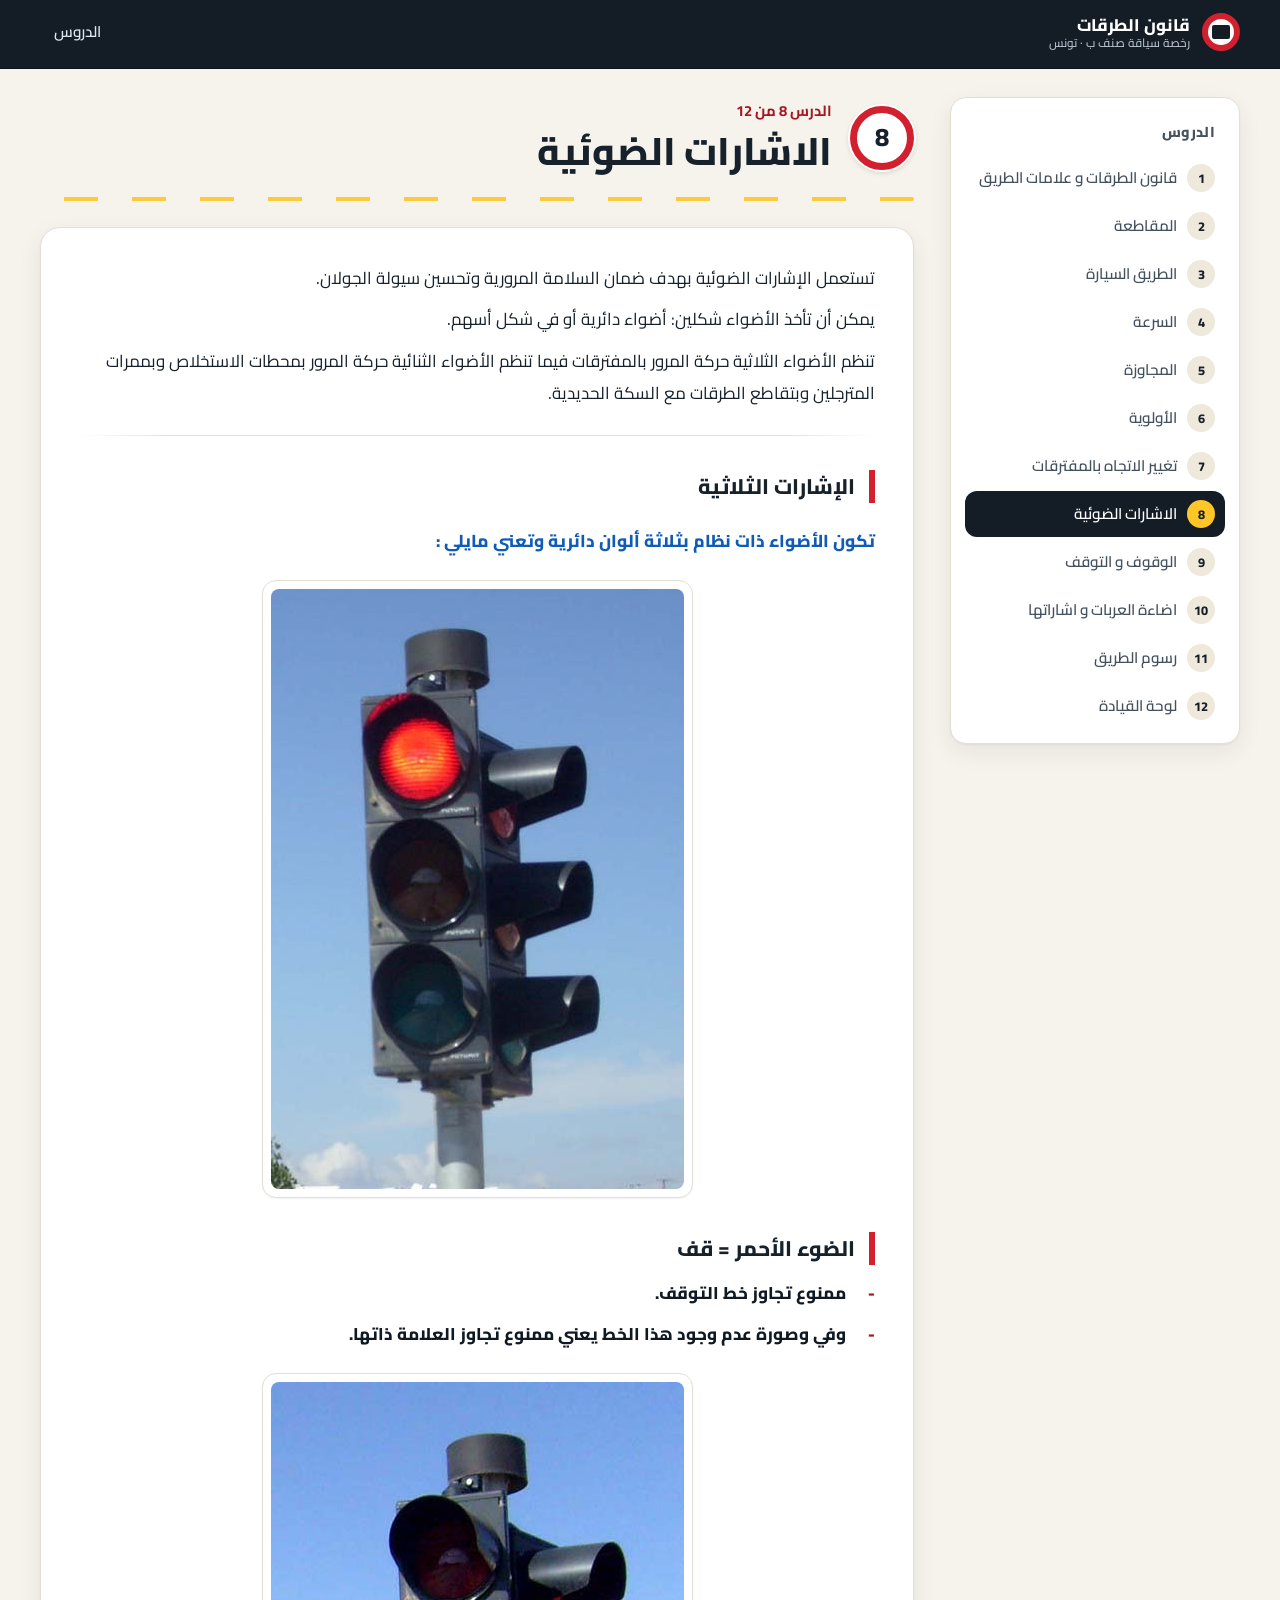
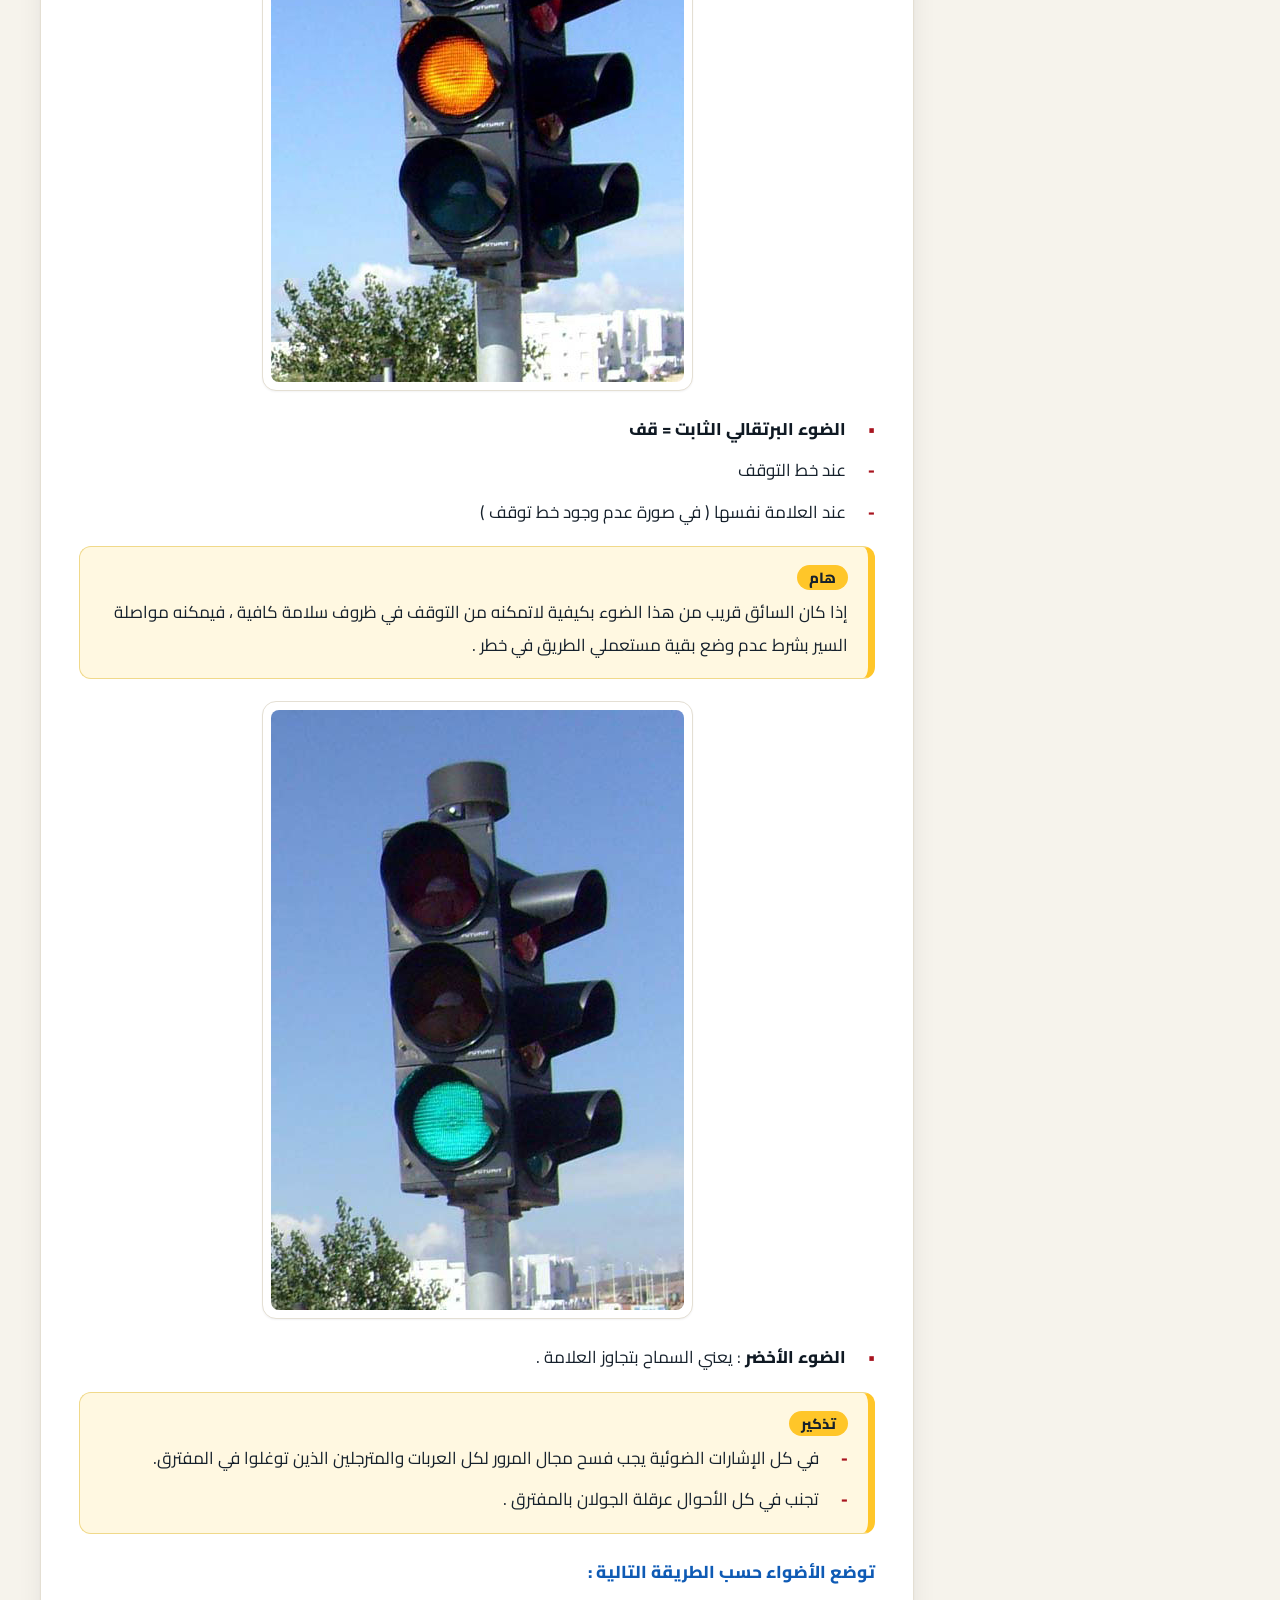
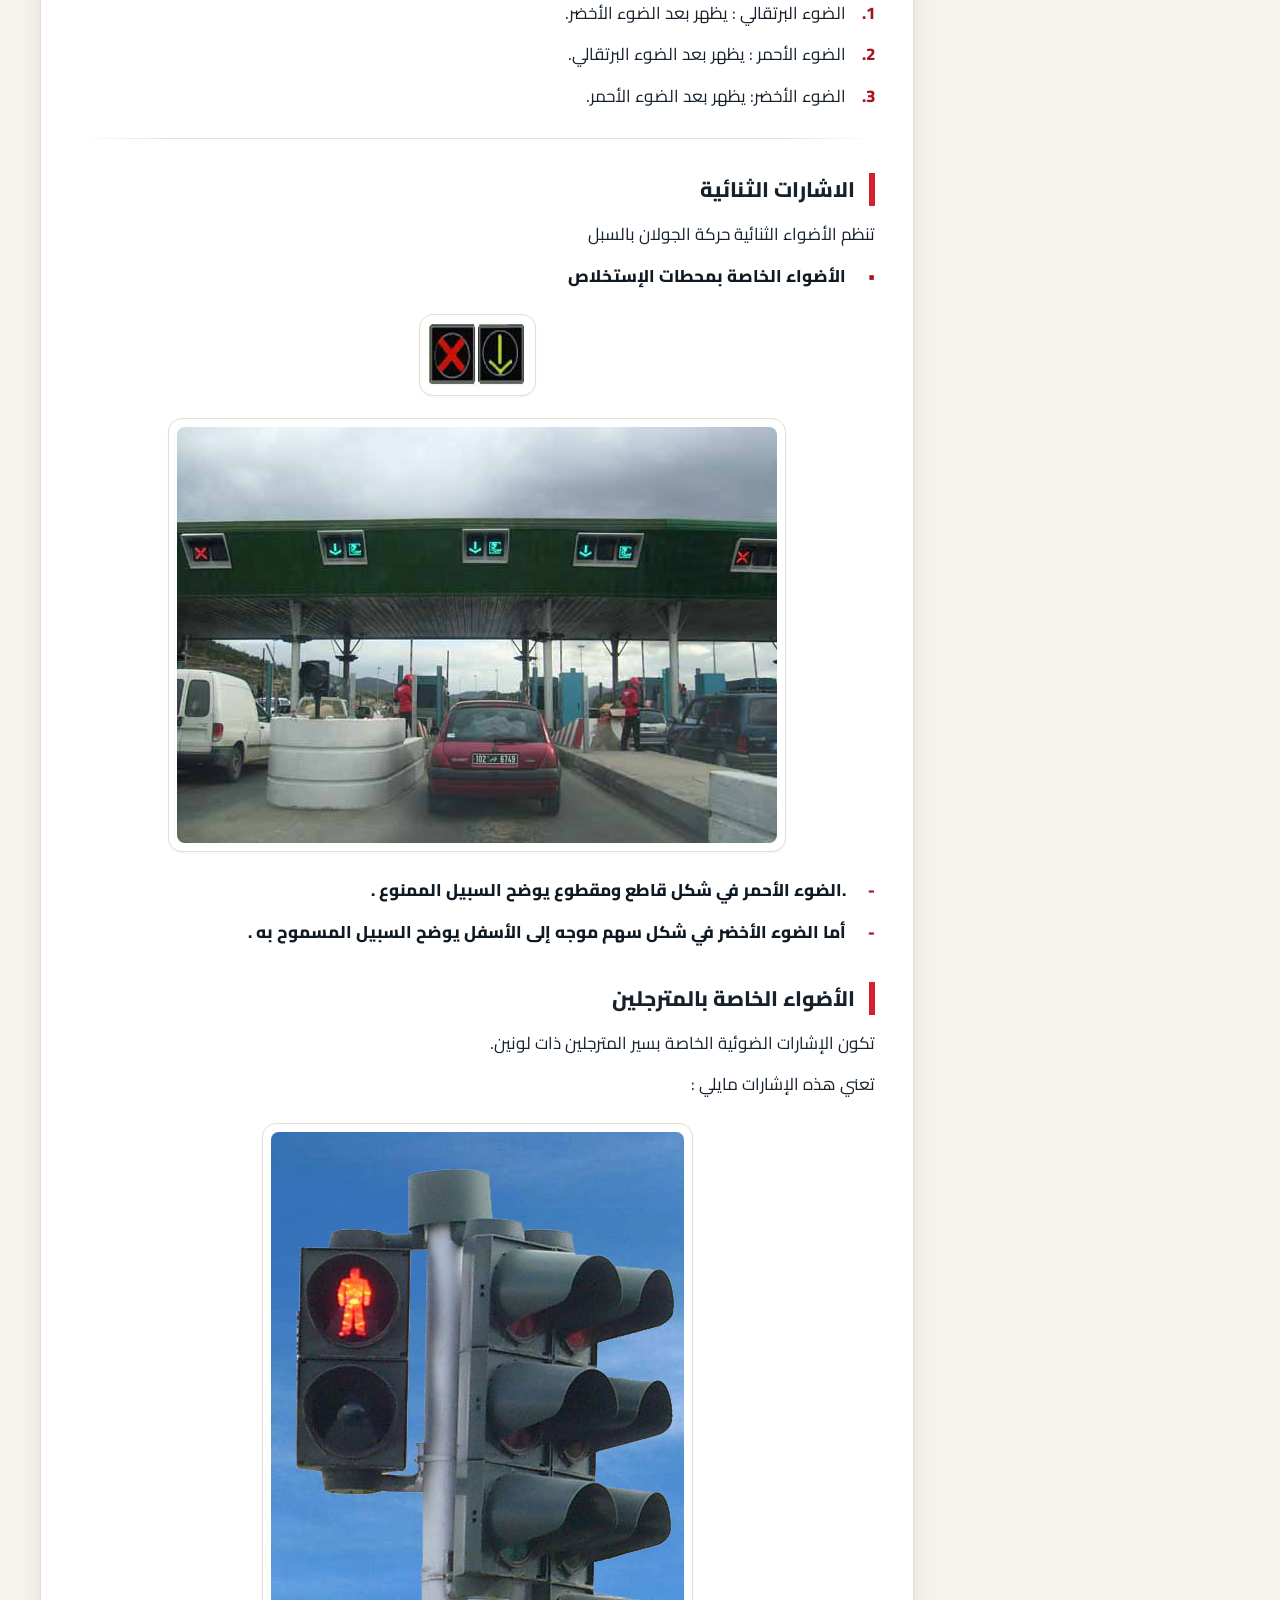
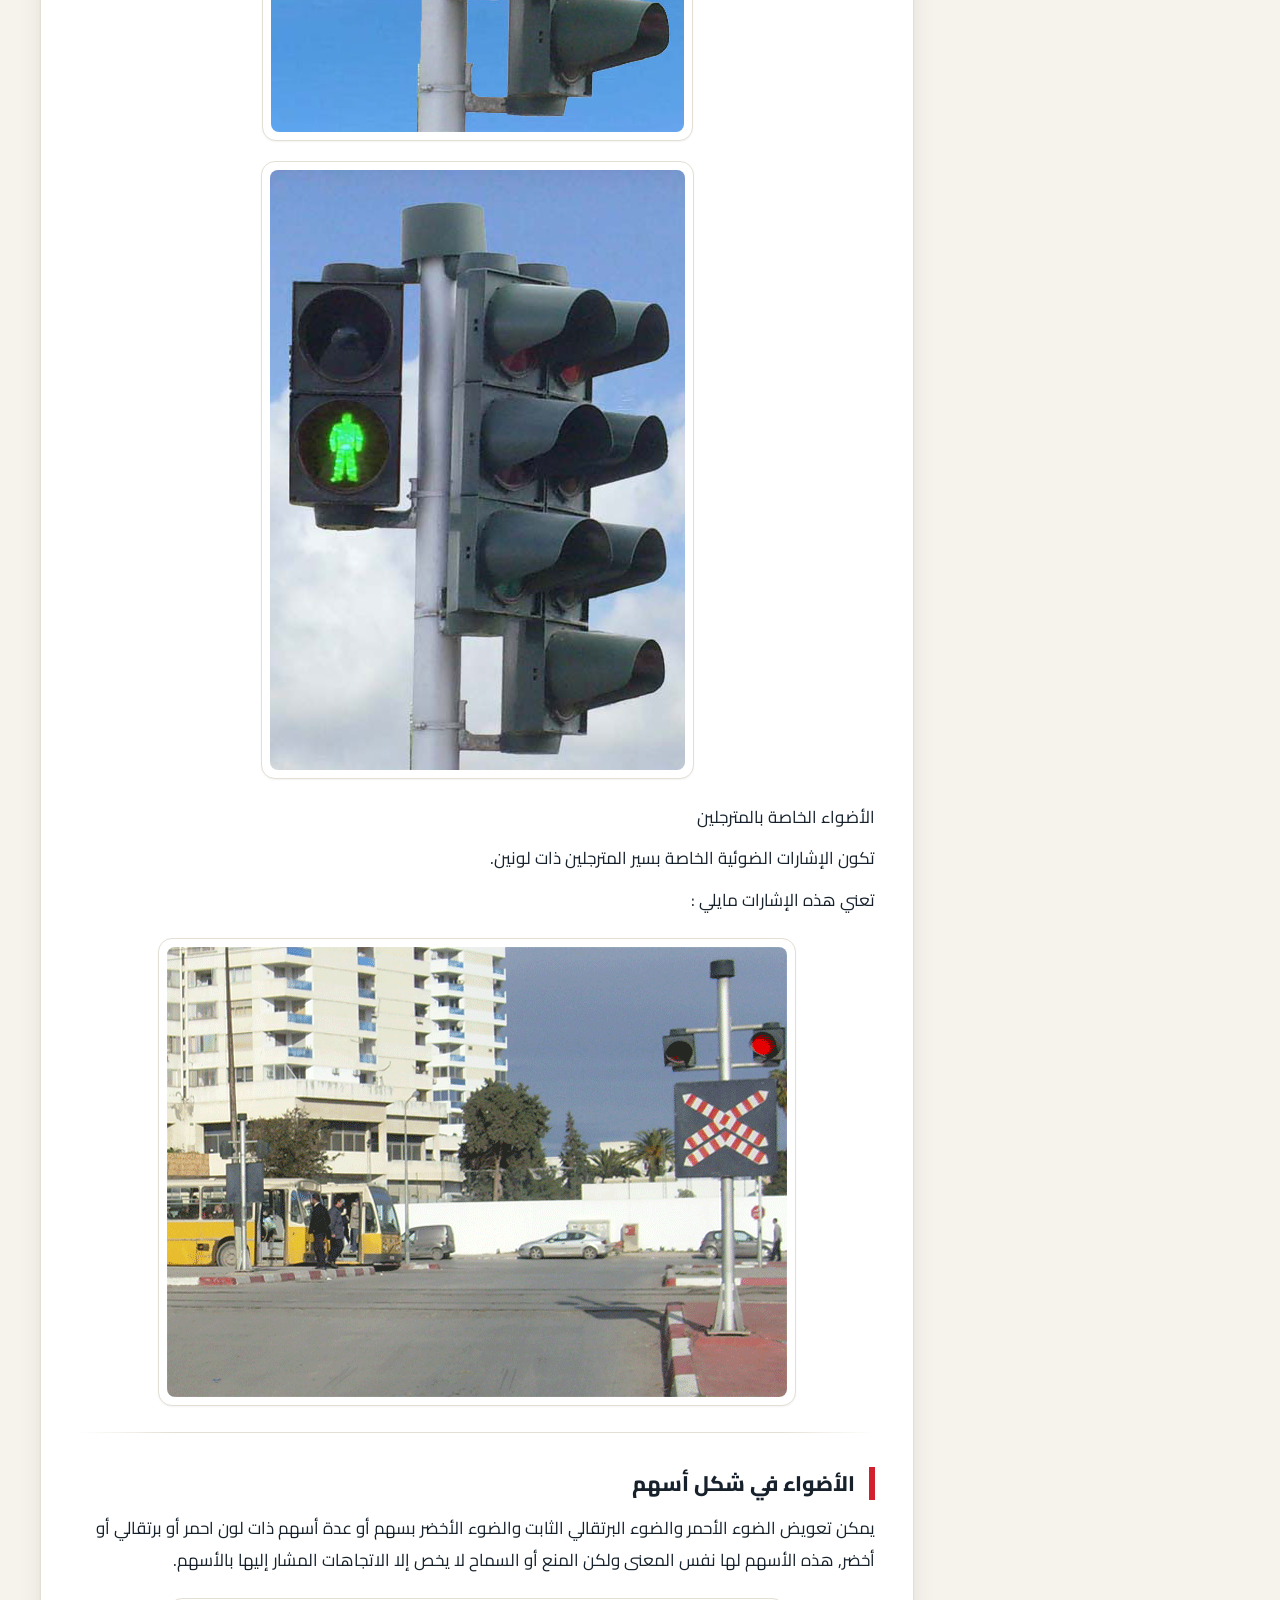
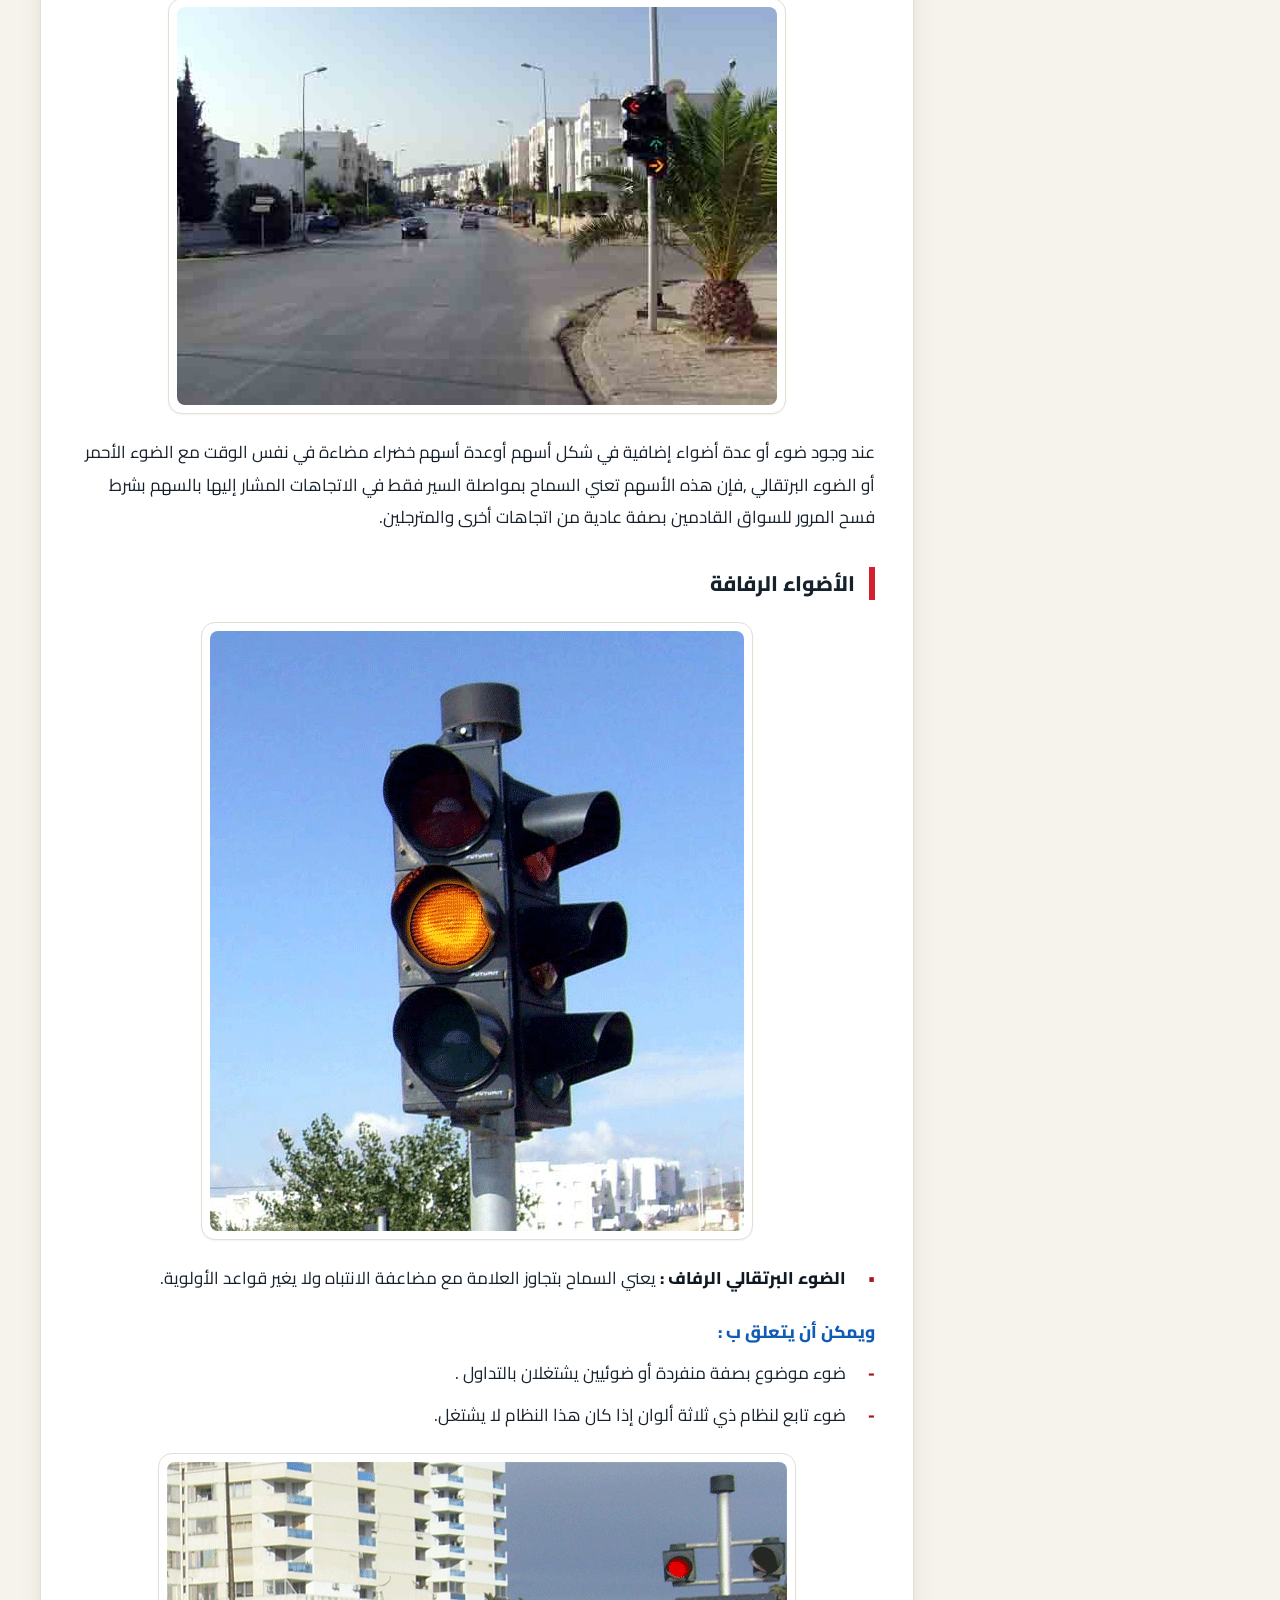
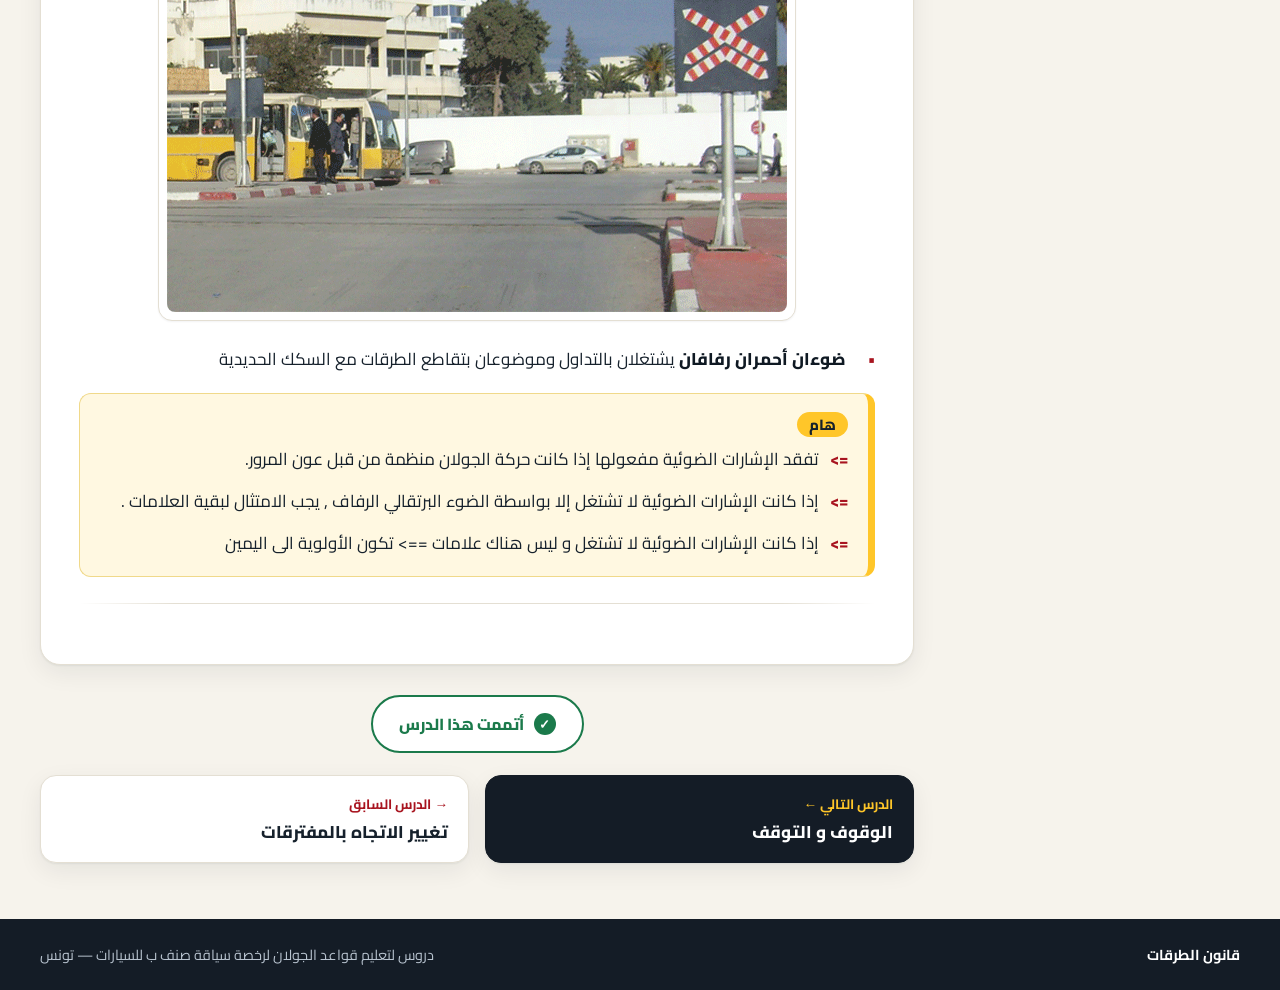
<file: lesson-08.html>
<!doctype html>
<html lang="ar" dir="rtl">
<head>
<meta charset="utf-8">
<meta name="viewport" content="width=device-width, initial-scale=1">
<title>الاشارات الضوئية — قانون الطرقات · تونس</title>
<meta name="description" content="الدرس 8 من 12: الاشارات الضوئية — دروس قانون الطرقات وقواعد الجولان في تونس لرخصة سياقة صنف ب.">
<link rel="preconnect" href="https://fonts.googleapis.com"><link rel="preconnect" href="https://fonts.gstatic.com" crossorigin><link href="https://fonts.googleapis.com/css2?family=Cairo:wght@400;500;600;700;800&display=swap" rel="stylesheet">
<link rel="stylesheet" href="css/style.css">
</head>
<body class="lesson-page" data-lesson="8" data-total="12">
<a class="skip" href="#content">تخطي إلى المحتوى</a>
<header class="topbar"><div class="topbar-in"><a class="brand" href="index.html"><span class="brand-sign" aria-hidden="true"></span><span class="brand-text"><strong>قانون الطرقات</strong><small>رخصة سياقة صنف ب · تونس</small></span></a><nav class="topnav" aria-label="التنقل الرئيسي"><a href="index.html#lessons">الدروس</a><button class="menu-btn" type="button" aria-expanded="false" aria-controls="drawer"><span class="menu-ico" aria-hidden="true"></span><span>قائمة الدروس</span></button></nav></div><div class="progress" aria-hidden="true"><i id="bar"></i></div></header>
<div class="shell">
  <aside class="sidebar" aria-label="قائمة الدروس">
    <div class="side-head">الدروس</div>
    <ol class="side-list"><li><a class="side-link" href="lesson-01.html" data-lesson="1"><span class="side-no">1</span><span class="side-title">قانون الطرقات و علامات الطريق</span><span class="side-done" aria-hidden="true">✓</span></a></li><li><a class="side-link" href="lesson-02.html" data-lesson="2"><span class="side-no">2</span><span class="side-title">المقاطعة</span><span class="side-done" aria-hidden="true">✓</span></a></li><li><a class="side-link" href="lesson-03.html" data-lesson="3"><span class="side-no">3</span><span class="side-title">الطريق السيارة</span><span class="side-done" aria-hidden="true">✓</span></a></li><li><a class="side-link" href="lesson-04.html" data-lesson="4"><span class="side-no">4</span><span class="side-title">السرعة</span><span class="side-done" aria-hidden="true">✓</span></a></li><li><a class="side-link" href="lesson-05.html" data-lesson="5"><span class="side-no">5</span><span class="side-title">المجاوزة</span><span class="side-done" aria-hidden="true">✓</span></a></li><li><a class="side-link" href="lesson-06.html" data-lesson="6"><span class="side-no">6</span><span class="side-title">الأولوية</span><span class="side-done" aria-hidden="true">✓</span></a></li><li><a class="side-link" href="lesson-07.html" data-lesson="7"><span class="side-no">7</span><span class="side-title">تغيير الاتجاه بالمفترقات</span><span class="side-done" aria-hidden="true">✓</span></a></li><li><a class="side-link is-current" href="lesson-08.html" data-lesson="8" aria-current="page"><span class="side-no">8</span><span class="side-title">الاشارات الضوئية</span><span class="side-done" aria-hidden="true">✓</span></a></li><li><a class="side-link" href="lesson-09.html" data-lesson="9"><span class="side-no">9</span><span class="side-title">الوقوف و التوقف</span><span class="side-done" aria-hidden="true">✓</span></a></li><li><a class="side-link" href="lesson-10.html" data-lesson="10"><span class="side-no">10</span><span class="side-title">اضاءة العربات و اشاراتها</span><span class="side-done" aria-hidden="true">✓</span></a></li><li><a class="side-link" href="lesson-11.html" data-lesson="11"><span class="side-no">11</span><span class="side-title">رسوم الطريق</span><span class="side-done" aria-hidden="true">✓</span></a></li><li><a class="side-link" href="lesson-12.html" data-lesson="12"><span class="side-no">12</span><span class="side-title">لوحة القيادة</span><span class="side-done" aria-hidden="true">✓</span></a></li></ol>
  </aside>
  <main id="content" class="main">
    <div class="lesson-head">
      <div class="roundel" aria-hidden="true"><span>8</span></div>
      <div>
        <p class="eyebrow">الدرس 8 من 12</p>
        <h1>الاشارات الضوئية</h1>
      </div>
    </div>
    <div class="roadline" aria-hidden="true"></div>
    <article class="article">
<div class="para"><p class="ln">تستعمل الإشارات الضوئية بهدف ضمان السلامة المرورية وتحسين سيولة الجولان.</p><p class="ln">يمكن أن تأخذ الأضواء شكلين: أضواء دائرية أو في شكل أسهم.</p><p class="ln">تنظم الأضواء الثلاثية حركة المرور بالمفترقات فيما تنظم الأضواء الثنائية حركة المرور بمحطات الاستخلاص وبممرات المترجلين وبتقاطع الطرقات مع السكة الحديدية.</p></div>
<hr class="rule">
<h3 class="sub">الإشارات الثلاثية</h3>
<h4 class="sub">تكون الأضواء ذات نظام بثلاثة ألوان دائرية وتعني مايلي :</h4>
<div class="para"><div class="figs"><figure class="fig"><img src="images/image39.jpeg" width="413" height="600" loading="lazy" decoding="async" alt="صورة توضيحية رقم 39"></figure></div></div>
<h3 class="sub">الضوء الأحمر = قف</h3>
<div class="para"><p class="ln li"><span class="mk">-</span><strong>ممنوع تجاوز خط التوقف.</strong></p><p class="ln li"><span class="mk">-</span><strong>وفي وصورة عدم وجود هذا الخط يعني ممنوع تجاوز العلامة ذاتها.</strong></p></div>
<div class="para"><div class="figs"><figure class="fig"><img src="images/image40.jpeg" width="413" height="600" loading="lazy" decoding="async" alt="صورة توضيحية رقم 40"></figure></div></div>
<div class="para"><p class="ln li"><span class="mk">•</span><strong>الضوء البرتقالي الثابت = قف</strong></p><p class="ln li"><span class="mk">-</span>عند خط التوقف</p><p class="ln li"><span class="mk">-</span>عند العلامة نفسها ( في صورة عدم وجود خط توقف )</p></div>
<aside class="callout"><div class="callout-label">هام</div><p class="ln">إذا كان السائق قريب من هذا الضوء بكيفية لاتمكنه من التوقف في ظروف سلامة كافية ، فيمكنه مواصلة السير بشرط عدم وضع بقية مستعملي الطريق في خطر .</p></aside>
<div class="para"><div class="figs"><figure class="fig"><img src="images/image41.jpeg" width="413" height="600" loading="lazy" decoding="async" alt="صورة توضيحية رقم 41"></figure></div></div>
<div class="para"><p class="ln li"><span class="mk">•</span><strong>الضوء الأخضر </strong>: يعني السماح بتجاوز العلامة .</p></div>
<aside class="callout"><div class="callout-label">تذكير</div><p class="ln li"><span class="mk">-</span>في كل الإشارات الضوئية يجب فسح مجال المرور لكل العربات والمترجلين الذين توغلوا في المفترق.</p><p class="ln li"><span class="mk">-</span>تجنب في كل الأحوال عرقلة الجولان بالمفترق .</p></aside>
<h4 class="sub">توضع الأضواء حسب الطريقة التالية :</h4>
<div class="para"><p class="ln li"><span class="mk">1.</span>الضوء البرتقالي : يظهر بعد الضوء الأخضر.</p><p class="ln li"><span class="mk">2.</span>الضوء الأحمر : يظهر بعد الضوء البرتقالي.</p><p class="ln li"><span class="mk">3.</span>الضوء الأخضر: يظهر بعد الضوء الأحمر.</p></div>
<hr class="rule">
<h3 class="sub">الاشارات الثنائية</h3>
<div class="para"><p class="ln">تنظم الأضواء الثنائية حركة الجولان بالسبل</p></div>
<div class="para"><p class="ln li"><span class="mk">•</span><strong>الأضواء الخاصة بمحطات الإستخلاص</strong></p></div>
<div class="para"><div class="figs"><figure class="fig"><img src="images/image42.jpeg" width="99" height="64" loading="lazy" decoding="async" alt="صورة توضيحية رقم 42"></figure></div></div>
<div class="para"><div class="figs"><figure class="fig"><img src="images/image43.jpeg" width="600" height="416" loading="lazy" decoding="async" alt="صورة توضيحية رقم 43"></figure></div></div>
<div class="para"><p class="ln li"><span class="mk">-</span><strong>.الضوء الأحمر في شكل قاطع ومقطوع يوضح السبيل الممنوع .</strong></p><p class="ln li"><span class="mk">-</span><strong>أما الضوء الأخضر في شكل سهم موجه إلى الأسفل يوضح السبيل المسموح به .</strong></p></div>
<h3 class="sub">الأضواء الخاصة بالمترجلين</h3>
<div class="para"><p class="ln">تكون الإشارات الضوئية الخاصة بسير المترجلين ذات لونين.</p><p class="ln">تعني هذه الإشارات مايلي :</p></div>
<div class="para"><div class="figs multi"><figure class="fig"><img src="images/image44.jpeg" width="413" height="600" loading="lazy" decoding="async" alt="صورة توضيحية رقم 44"></figure><figure class="fig"><img src="images/image45.jpeg" width="415" height="600" loading="lazy" decoding="async" alt="صورة توضيحية رقم 45"></figure></div></div>
<div class="para"><p class="ln">الأضواء الخاصة بالمترجلين</p></div>
<div class="para"><p class="ln">تكون الإشارات الضوئية الخاصة بسير المترجلين ذات لونين.</p><p class="ln">تعني هذه الإشارات مايلي :</p></div>
<div class="para"><div class="figs"><figure class="fig"><img src="images/image46.gif" width="620" height="450" loading="lazy" decoding="async" alt="صورة توضيحية رقم 46"></figure></div></div>
<hr class="rule">
<h3 class="sub">الأضواء في شكل أسهم</h3>
<div class="para"><p class="ln">يمكن تعويض الضوء الأحمر والضوء البرتقالي الثابت والضوء الأخضر بسهم أو عدة أسهم ذات لون احمر أو برتقالي أو أخضر, هذه الأسهم لها نفس المعنى ولكن المنع أو السماح لا يخص إلا الاتجاهات المشار إليها بالأسهم.</p></div>
<div class="para"><div class="figs"><figure class="fig"><img src="images/image47.jpeg" width="600" height="398" loading="lazy" decoding="async" alt="صورة توضيحية رقم 47"></figure></div></div>
<div class="para"><p class="ln">عند وجود ضوء أو عدة أضواء إضافية في شكل أسهم أوعدة أسهم خضراء مضاءة في نفس الوقت مع الضوء الأحمر أو الضوء البرتقالي ,فإن هذه الأسهم تعني السماح بمواصلة السير فقط في الاتجاهات المشار إليها بالسهم بشرط فسح المرور للسواق القادمين بصفة عادية من اتجاهات أخرى والمترجلين.</p></div>
<h3 class="sub">الأضواء الرفافة</h3>
<div class="para"><div class="figs"><figure class="fig"><img src="images/image48.gif" width="534" height="600" loading="lazy" decoding="async" alt="صورة توضيحية رقم 48"></figure></div><p class="ln li"><span class="mk">•</span><strong>الضوء البرتقالي الرفاف : </strong>يعني السماح بتجاوز العلامة مع مضاعفة الانتباه ولا يغير قواعد الأولوية.</p></div>
<h4 class="sub">ويمكن أن يتعلق ب :</h4>
<div class="para"><p class="ln li"><span class="mk">-</span>ضوء موضوع بصفة منفردة أو ضوئيين يشتغلان بالتداول .</p><p class="ln li"><span class="mk">-</span>ضوء تابع لنظام ذي ثلاثة ألوان إذا كان هذا النظام لا يشتغل.</p></div>
<div class="para"><div class="figs"><figure class="fig"><img src="images/image46.gif" width="620" height="450" loading="lazy" decoding="async" alt="صورة توضيحية رقم 49"></figure></div></div>
<div class="para"><p class="ln li"><span class="mk">•</span><strong>ضوءان أحمران رفافان </strong>يشتغلان بالتداول وموضوعان بتقاطع الطرقات مع السكك الحديدية</p></div>
<aside class="callout"><div class="callout-label">هام</div><p class="ln li"><span class="mk">=&gt;</span>تفقد الإشارات الضوئية مفعولها إذا كانت حركة الجولان منظمة من قبل عون المرور.</p><p class="ln li"><span class="mk">=&gt;</span>إذا كانت الإشارات الضوئية لا تشتغل إلا بواسطة الضوء البرتقالي الرفاف , يجب الامتثال لبقية العلامات .</p><p class="ln li"><span class="mk">=&gt;</span>إذا كانت الإشارات الضوئية لا تشتغل و ليس هناك علامات ==&gt; تكون الأولوية الى اليمين</p></aside>
<hr class="rule">
    </article>
    <div class="done-wrap">
      <button type="button" class="done-btn" id="doneBtn" aria-pressed="false"><span class="done-ico" aria-hidden="true">✓</span><span class="done-txt">أتممت هذا الدرس</span></button>
    </div>
    <nav class="pn-wrap" aria-label="التنقل بين الدروس"><a class="pn next" href="lesson-09.html"><span class="pn-dir">الدرس التالي ←</span><span class="pn-title">الوقوف و التوقف</span></a><a class="pn prev" href="lesson-07.html"><span class="pn-dir">→ الدرس السابق</span><span class="pn-title">تغيير الاتجاه بالمفترقات</span></a></nav>
  </main>
</div>
<div class="drawer" id="drawer" hidden><div class="drawer-scrim" data-close></div><aside class="drawer-panel" role="dialog" aria-label="قائمة الدروس"><div class="drawer-head"><strong>الدروس</strong><button type="button" class="drawer-x" data-close aria-label="إغلاق">✕</button></div><ol class="side-list"><li><a class="side-link" href="lesson-01.html" data-lesson="1"><span class="side-no">1</span><span class="side-title">قانون الطرقات و علامات الطريق</span><span class="side-done" aria-hidden="true">✓</span></a></li><li><a class="side-link" href="lesson-02.html" data-lesson="2"><span class="side-no">2</span><span class="side-title">المقاطعة</span><span class="side-done" aria-hidden="true">✓</span></a></li><li><a class="side-link" href="lesson-03.html" data-lesson="3"><span class="side-no">3</span><span class="side-title">الطريق السيارة</span><span class="side-done" aria-hidden="true">✓</span></a></li><li><a class="side-link" href="lesson-04.html" data-lesson="4"><span class="side-no">4</span><span class="side-title">السرعة</span><span class="side-done" aria-hidden="true">✓</span></a></li><li><a class="side-link" href="lesson-05.html" data-lesson="5"><span class="side-no">5</span><span class="side-title">المجاوزة</span><span class="side-done" aria-hidden="true">✓</span></a></li><li><a class="side-link" href="lesson-06.html" data-lesson="6"><span class="side-no">6</span><span class="side-title">الأولوية</span><span class="side-done" aria-hidden="true">✓</span></a></li><li><a class="side-link" href="lesson-07.html" data-lesson="7"><span class="side-no">7</span><span class="side-title">تغيير الاتجاه بالمفترقات</span><span class="side-done" aria-hidden="true">✓</span></a></li><li><a class="side-link" href="lesson-08.html" data-lesson="8"><span class="side-no">8</span><span class="side-title">الاشارات الضوئية</span><span class="side-done" aria-hidden="true">✓</span></a></li><li><a class="side-link" href="lesson-09.html" data-lesson="9"><span class="side-no">9</span><span class="side-title">الوقوف و التوقف</span><span class="side-done" aria-hidden="true">✓</span></a></li><li><a class="side-link" href="lesson-10.html" data-lesson="10"><span class="side-no">10</span><span class="side-title">اضاءة العربات و اشاراتها</span><span class="side-done" aria-hidden="true">✓</span></a></li><li><a class="side-link" href="lesson-11.html" data-lesson="11"><span class="side-no">11</span><span class="side-title">رسوم الطريق</span><span class="side-done" aria-hidden="true">✓</span></a></li><li><a class="side-link" href="lesson-12.html" data-lesson="12"><span class="side-no">12</span><span class="side-title">لوحة القيادة</span><span class="side-done" aria-hidden="true">✓</span></a></li></ol></aside></div>
<div class="lightbox" id="lightbox" hidden role="dialog" aria-label="عرض الصورة"><button type="button" class="lb-x" aria-label="إغلاق">✕</button><img alt=""></div>
<footer class="foot"><div class="foot-in"><strong>قانون الطرقات</strong><span>دروس لتعليم قواعد الجولان لرخصة سياقة صنف ب للسيارات — تونس</span></div></footer>
<script src="js/app.js"></script>
</body>
</html>
</file>
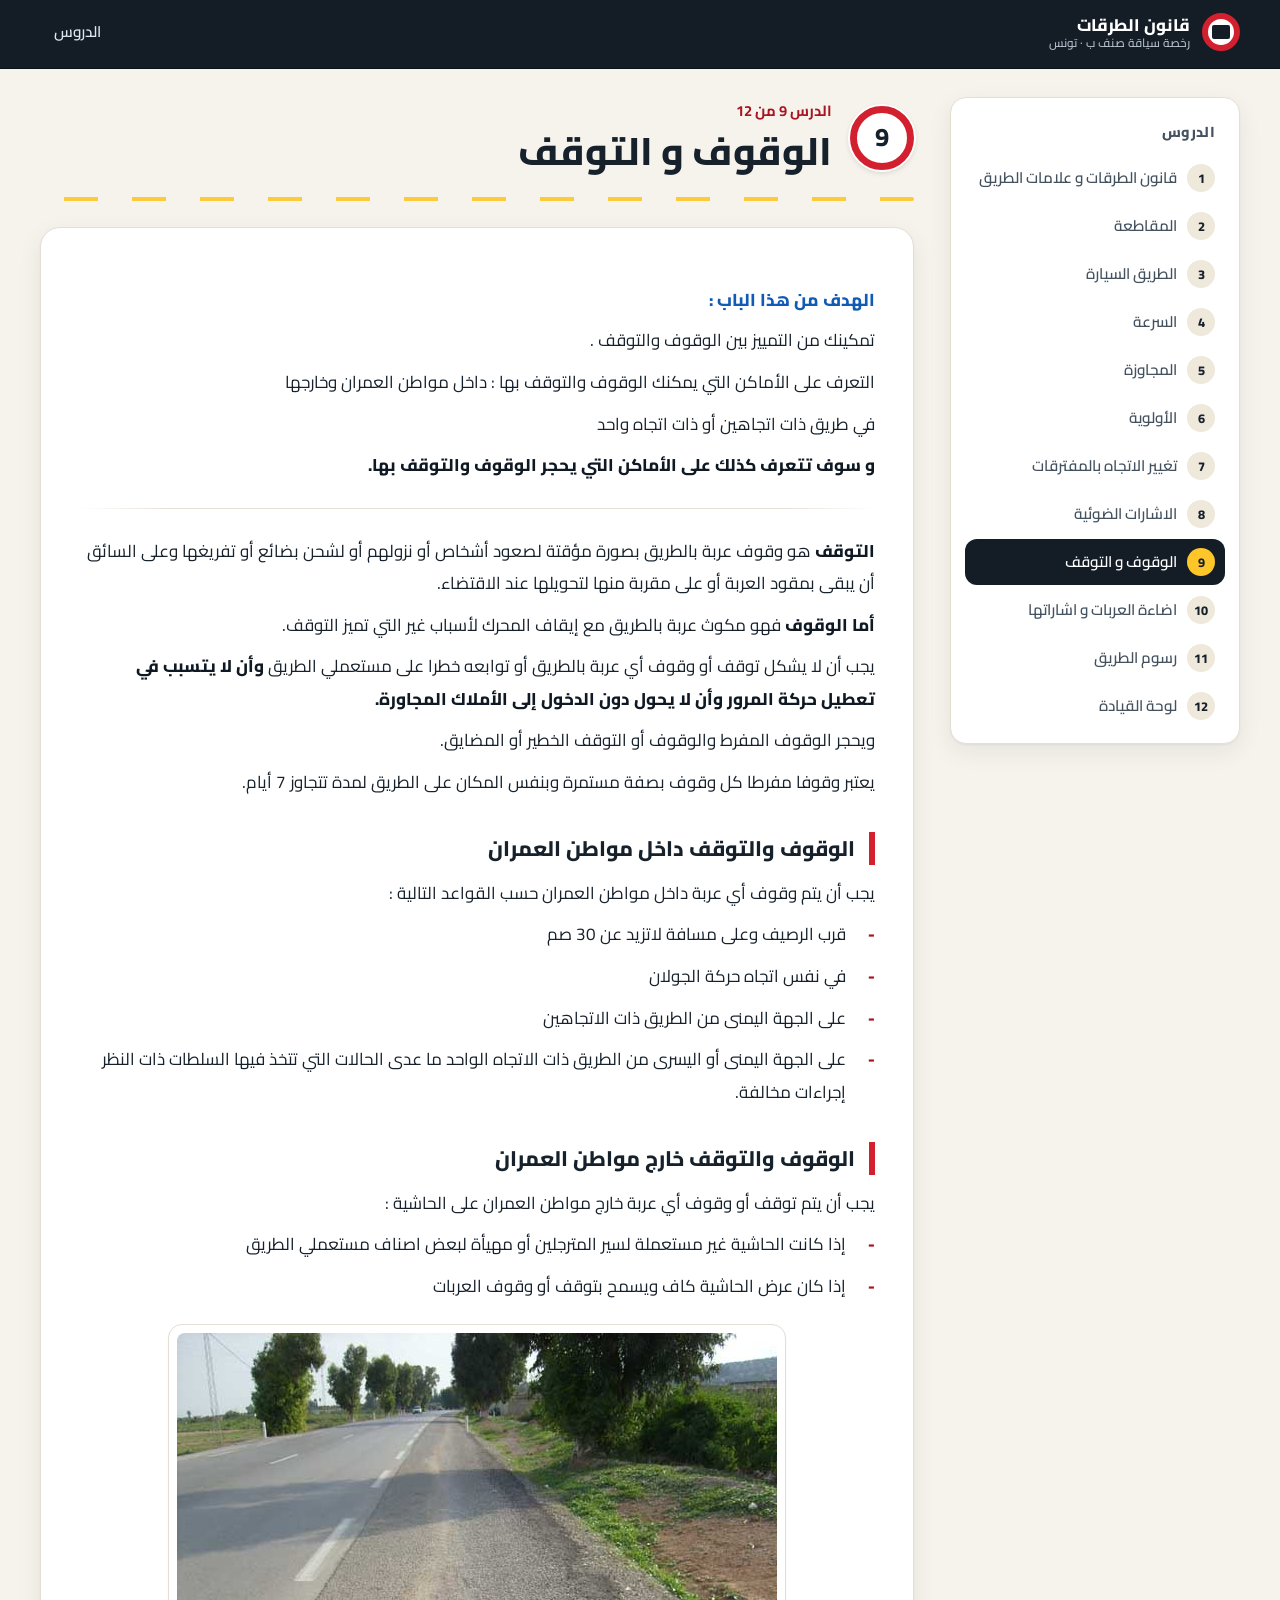
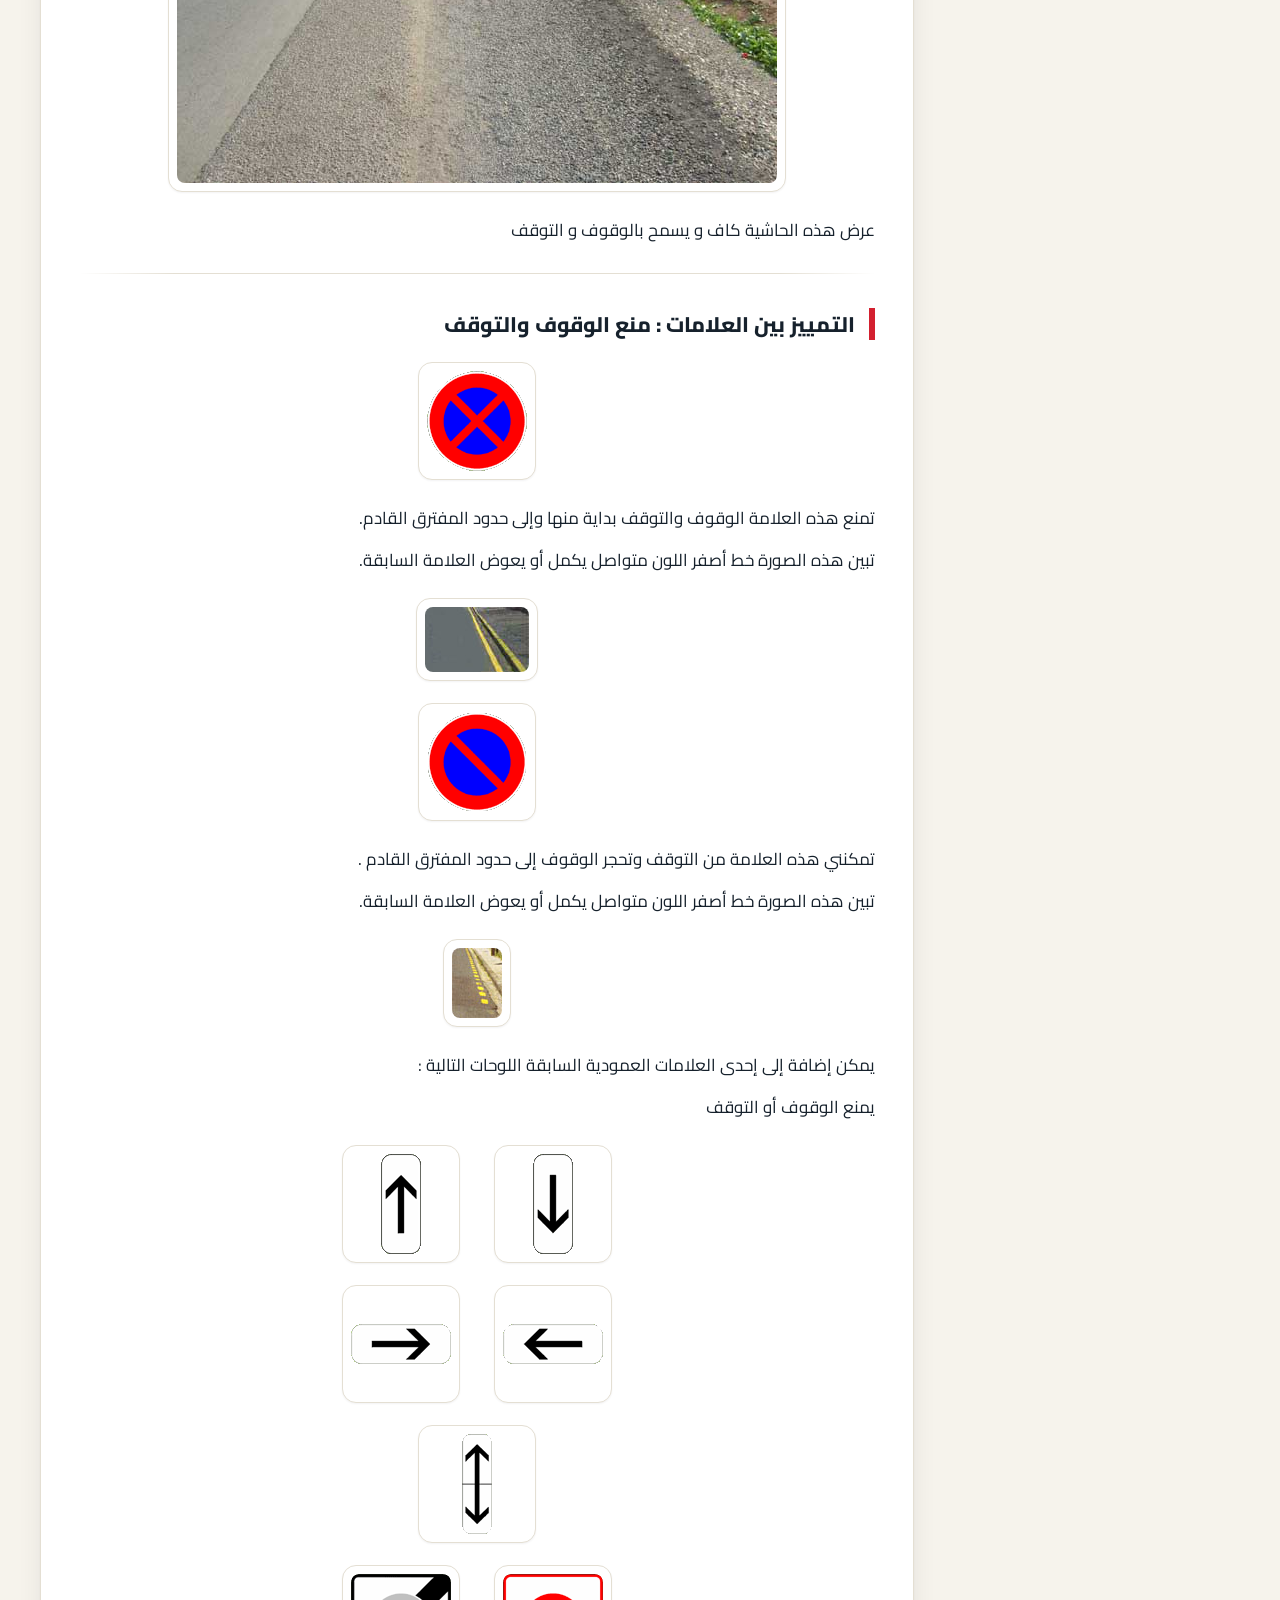
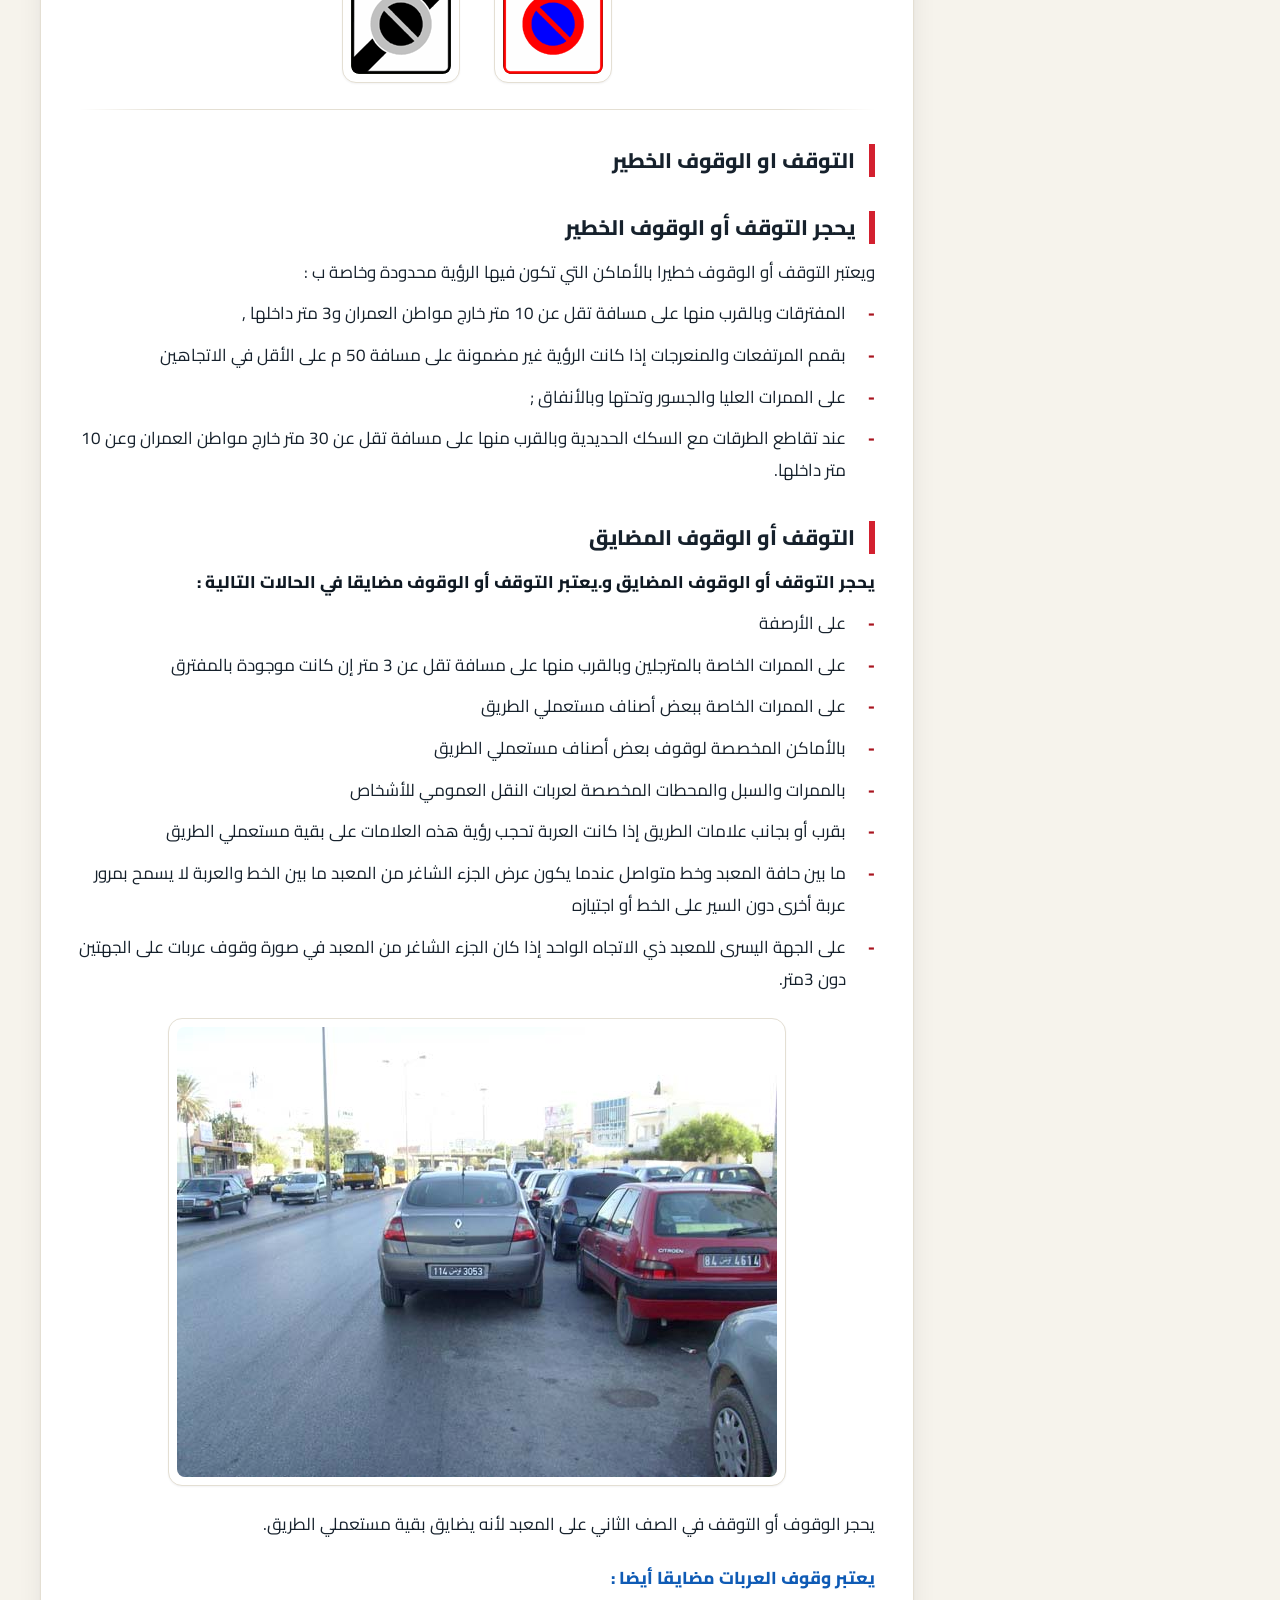
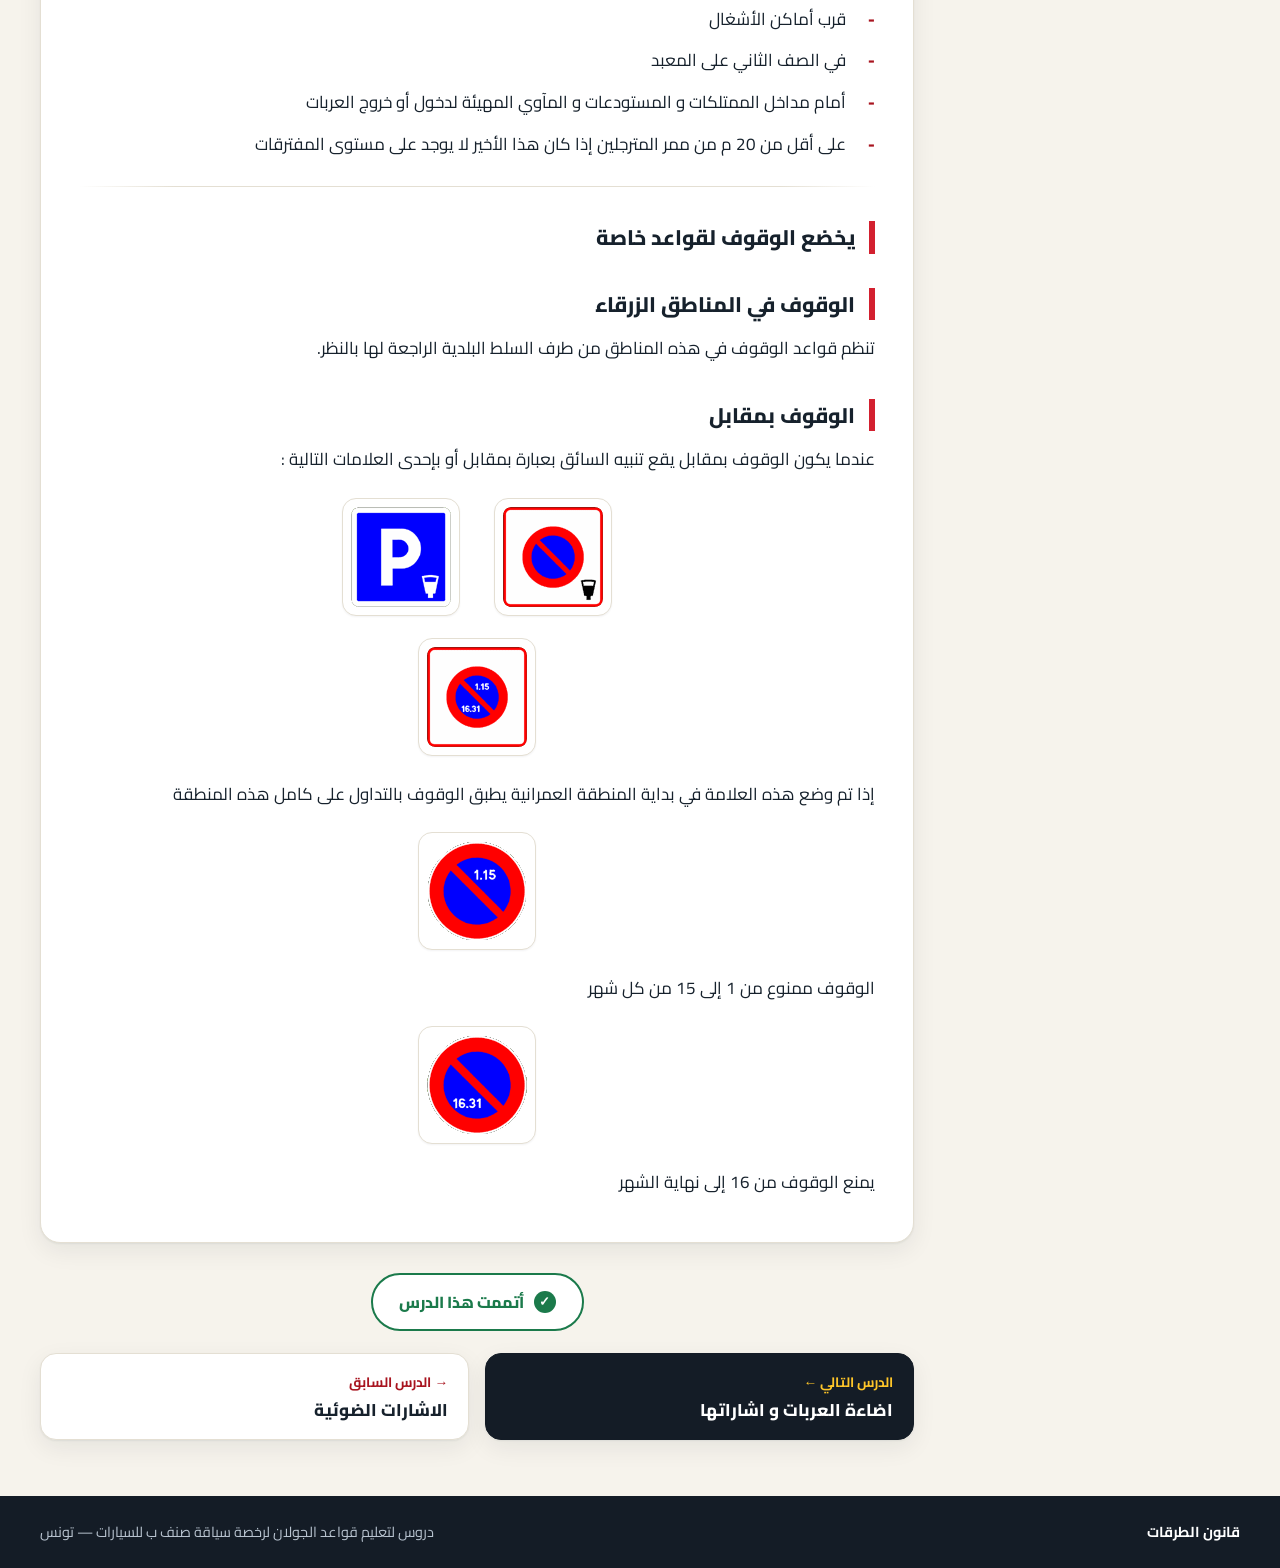
<file: lesson-09.html>
<!doctype html>
<html lang="ar" dir="rtl">
<head>
<meta charset="utf-8">
<meta name="viewport" content="width=device-width, initial-scale=1">
<title>الوقوف و التوقف — قانون الطرقات · تونس</title>
<meta name="description" content="الدرس 9 من 12: الوقوف و التوقف — دروس قانون الطرقات وقواعد الجولان في تونس لرخصة سياقة صنف ب.">
<link rel="preconnect" href="https://fonts.googleapis.com"><link rel="preconnect" href="https://fonts.gstatic.com" crossorigin><link href="https://fonts.googleapis.com/css2?family=Cairo:wght@400;500;600;700;800&display=swap" rel="stylesheet">
<link rel="stylesheet" href="css/style.css">
</head>
<body class="lesson-page" data-lesson="9" data-total="12">
<a class="skip" href="#content">تخطي إلى المحتوى</a>
<header class="topbar"><div class="topbar-in"><a class="brand" href="index.html"><span class="brand-sign" aria-hidden="true"></span><span class="brand-text"><strong>قانون الطرقات</strong><small>رخصة سياقة صنف ب · تونس</small></span></a><nav class="topnav" aria-label="التنقل الرئيسي"><a href="index.html#lessons">الدروس</a><button class="menu-btn" type="button" aria-expanded="false" aria-controls="drawer"><span class="menu-ico" aria-hidden="true"></span><span>قائمة الدروس</span></button></nav></div><div class="progress" aria-hidden="true"><i id="bar"></i></div></header>
<div class="shell">
  <aside class="sidebar" aria-label="قائمة الدروس">
    <div class="side-head">الدروس</div>
    <ol class="side-list"><li><a class="side-link" href="lesson-01.html" data-lesson="1"><span class="side-no">1</span><span class="side-title">قانون الطرقات و علامات الطريق</span><span class="side-done" aria-hidden="true">✓</span></a></li><li><a class="side-link" href="lesson-02.html" data-lesson="2"><span class="side-no">2</span><span class="side-title">المقاطعة</span><span class="side-done" aria-hidden="true">✓</span></a></li><li><a class="side-link" href="lesson-03.html" data-lesson="3"><span class="side-no">3</span><span class="side-title">الطريق السيارة</span><span class="side-done" aria-hidden="true">✓</span></a></li><li><a class="side-link" href="lesson-04.html" data-lesson="4"><span class="side-no">4</span><span class="side-title">السرعة</span><span class="side-done" aria-hidden="true">✓</span></a></li><li><a class="side-link" href="lesson-05.html" data-lesson="5"><span class="side-no">5</span><span class="side-title">المجاوزة</span><span class="side-done" aria-hidden="true">✓</span></a></li><li><a class="side-link" href="lesson-06.html" data-lesson="6"><span class="side-no">6</span><span class="side-title">الأولوية</span><span class="side-done" aria-hidden="true">✓</span></a></li><li><a class="side-link" href="lesson-07.html" data-lesson="7"><span class="side-no">7</span><span class="side-title">تغيير الاتجاه بالمفترقات</span><span class="side-done" aria-hidden="true">✓</span></a></li><li><a class="side-link" href="lesson-08.html" data-lesson="8"><span class="side-no">8</span><span class="side-title">الاشارات الضوئية</span><span class="side-done" aria-hidden="true">✓</span></a></li><li><a class="side-link is-current" href="lesson-09.html" data-lesson="9" aria-current="page"><span class="side-no">9</span><span class="side-title">الوقوف و التوقف</span><span class="side-done" aria-hidden="true">✓</span></a></li><li><a class="side-link" href="lesson-10.html" data-lesson="10"><span class="side-no">10</span><span class="side-title">اضاءة العربات و اشاراتها</span><span class="side-done" aria-hidden="true">✓</span></a></li><li><a class="side-link" href="lesson-11.html" data-lesson="11"><span class="side-no">11</span><span class="side-title">رسوم الطريق</span><span class="side-done" aria-hidden="true">✓</span></a></li><li><a class="side-link" href="lesson-12.html" data-lesson="12"><span class="side-no">12</span><span class="side-title">لوحة القيادة</span><span class="side-done" aria-hidden="true">✓</span></a></li></ol>
  </aside>
  <main id="content" class="main">
    <div class="lesson-head">
      <div class="roundel" aria-hidden="true"><span>9</span></div>
      <div>
        <p class="eyebrow">الدرس 9 من 12</p>
        <h1>الوقوف و التوقف</h1>
      </div>
    </div>
    <div class="roadline" aria-hidden="true"></div>
    <article class="article">
<h4 class="sub">الهدف من هذا الباب :</h4>
<div class="para"><p class="ln">تمكينك من التمييز بين الوقوف والتوقف .</p></div>
<div class="para"><p class="ln">التعرف على الأماكن التي يمكنك الوقوف والتوقف بها : داخل مواطن العمران وخارجها</p></div>
<div class="para"><p class="ln">في طريق ذات اتجاهين أو ذات اتجاه واحد</p><p class="ln"><strong>و سوف تتعرف كذلك على الأماكن التي يحجر الوقوف والتوقف بها.</strong></p></div>
<hr class="rule">
<div class="para"><p class="ln"><strong>التوقف </strong>هو وقوف عربة بالطريق بصورة مؤقتة لصعود أشخاص أو نزولهم أو لشحن بضائع أو تفريغها وعلى السائق أن يبقى بمقود العربة أو على مقربة منها لتحويلها عند الاقتضاء.</p><p class="ln"><strong>أما الوقوف </strong>فهو مكوث عربة بالطريق مع إيقاف المحرك لأسباب غير التي تميز التوقف.</p></div>
<div class="para"><p class="ln">يجب أن لا يشكل توقف أو وقوف أي عربة بالطريق أو توابعه خطرا على مستعملي الطريق <strong>وأن لا يتسبب في تعطيل حركة المرور وأن لا يحول دون الدخول إلى الأملاك المجاورة.</strong></p></div>
<div class="para"><p class="ln">ويحجر الوقوف المفرط والوقوف أو التوقف الخطير أو المضايق.</p></div>
<div class="para"><p class="ln">يعتبر وقوفا مفرطا كل وقوف بصفة مستمرة وبنفس المكان على الطريق لمدة تتجاوز 7 أيام.</p></div>
<h3 class="sub">الوقوف والتوقف داخل مواطن العمران</h3>
<div class="para"><p class="ln">يجب أن يتم وقوف أي عربة داخل مواطن العمران حسب القواعد التالية :</p><p class="ln li"><span class="mk">-</span>قرب الرصيف وعلى مسافة لاتزيد عن 30 صم</p><p class="ln li"><span class="mk">-</span>في نفس اتجاه حركة الجولان</p><p class="ln li"><span class="mk">-</span>على الجهة اليمنى من الطريق ذات الاتجاهين</p><p class="ln li"><span class="mk">-</span>على الجهة اليمنى أو اليسرى من الطريق ذات الاتجاه الواحد ما عدى الحالات التي تتخذ فيها السلطات ذات النظر إجراءات مخالفة.</p></div>
<h3 class="sub">الوقوف والتوقف خارج مواطن العمران</h3>
<div class="para"><p class="ln">يجب أن يتم توقف أو وقوف أي عربة خارج مواطن العمران على الحاشية :</p><p class="ln li"><span class="mk">-</span>إذا كانت الحاشية غير مستعملة لسير المترجلين أو مهيأة لبعض اصناف مستعملي الطريق</p><p class="ln li"><span class="mk">-</span>إذا كان عرض الحاشية كاف ويسمح بتوقف أو وقوف العربات</p></div>
<div class="para"><div class="figs"><figure class="fig"><img src="images/image49.jpeg" width="600" height="450" loading="lazy" decoding="async" alt="صورة توضيحية رقم 50"></figure></div></div>
<div class="para"><p class="ln">عرض هذه الحاشية كاف و يسمح بالوقوف و التوقف</p></div>
<hr class="rule">
<h3 class="sub">التمييز بين العلامات : منع الوقوف والتوقف</h3>
<div class="para"><div class="figs"><figure class="fig"><img src="images/image50.gif" width="100" height="100" loading="lazy" decoding="async" alt="صورة توضيحية رقم 51"></figure></div></div>
<div class="para"><p class="ln">تمنع هذه العلامة الوقوف والتوقف بداية منها وإلى حدود المفترق القادم.</p></div>
<div class="para"><p class="ln">تبين هذه الصورة خط أصفر اللون متواصل يكمل أو يعوض العلامة السابقة.</p></div>
<div class="para"><div class="figs"><figure class="fig"><img src="images/image51.png" width="104" height="65" loading="lazy" decoding="async" alt="صورة توضيحية رقم 52"></figure></div></div>
<div class="para"><div class="figs"><figure class="fig"><img src="images/image52.gif" width="100" height="100" loading="lazy" decoding="async" alt="صورة توضيحية رقم 53"></figure></div></div>
<div class="para"><p class="ln">تمكنني هذه العلامة من التوقف وتحجر الوقوف إلى حدود المفترق القادم .</p></div>
<div class="para"><p class="ln">تبين هذه الصورة خط أصفر اللون متواصل يكمل أو يعوض العلامة السابقة.</p></div>
<div class="para"><div class="figs"><figure class="fig"><img src="images/image53.png" width="50" height="70" loading="lazy" decoding="async" alt="صورة توضيحية رقم 54"></figure></div></div>
<div class="para"><p class="ln">يمكن إضافة إلى إحدى العلامات العمودية السابقة اللوحات التالية :</p><p class="ln">يمنع الوقوف أو التوقف</p></div>
<div class="para"><div class="figs multi"><figure class="fig"><img src="images/image54.gif" width="100" height="100" loading="lazy" decoding="async" alt="صورة توضيحية رقم 55"></figure><figure class="fig"><img src="images/image55.gif" width="100" height="100" loading="lazy" decoding="async" alt="صورة توضيحية رقم 56"></figure></div></div>
<div class="para"><div class="figs multi"><figure class="fig"><img src="images/image56.gif" width="100" height="100" loading="lazy" decoding="async" alt="صورة توضيحية رقم 57"></figure><figure class="fig"><img src="images/image57.gif" width="100" height="100" loading="lazy" decoding="async" alt="صورة توضيحية رقم 58"></figure></div></div>
<div class="para"><div class="figs"><figure class="fig"><img src="images/image58.gif" width="100" height="100" loading="lazy" decoding="async" alt="صورة توضيحية رقم 59"></figure></div></div>
<div class="para"><div class="figs multi"><figure class="fig"><img src="images/image59.gif" width="100" height="100" loading="lazy" decoding="async" alt="صورة توضيحية رقم 60"></figure><figure class="fig"><img src="images/image60.gif" width="100" height="100" loading="lazy" decoding="async" alt="صورة توضيحية رقم 61"></figure></div></div>
<hr class="rule">
<h3 class="sub">التوقف او الوقوف الخطير</h3>
<h3 class="sub">يحجر التوقف أو الوقوف الخطير</h3>
<div class="para"><p class="ln">ويعتبر التوقف أو الوقوف خطيرا بالأماكن التي تكون فيها الرؤية محدودة وخاصة ب :</p><p class="ln li"><span class="mk">-</span>المفترقات وبالقرب منها على مسافة تقل عن 10 متر خارج مواطن العمران و3 متر داخلها ,</p><p class="ln li"><span class="mk">-</span>بقمم المرتفعات والمنعرجات إذا كانت الرؤية غير مضمونة على مسافة 50 م على الأقل في الاتجاهين</p><p class="ln li"><span class="mk">-</span>على الممرات العليا والجسور وتحتها وبالأنفاق ;</p><p class="ln li"><span class="mk">-</span>عند تقاطع الطرقات مع السكك الحديدية وبالقرب منها على مسافة تقل عن 30 متر خارج مواطن العمران وعن 10 متر داخلها.</p></div>
<h3 class="sub">التوقف أو الوقوف المضايق</h3>
<div class="para"><p class="ln"><strong>يحجر التوقف أو الوقوف المضايق و.يعتبر التوقف أو الوقوف مضايقا في الحالات التالية :</strong></p><p class="ln li"><span class="mk">-</span>على الأرصفة</p><p class="ln li"><span class="mk">-</span>على الممرات الخاصة بالمترجلين وبالقرب منها على مسافة تقل عن 3 متر إن كانت موجودة بالمفترق</p><p class="ln li"><span class="mk">-</span>على الممرات الخاصة ببعض أصناف مستعملي الطريق</p><p class="ln li"><span class="mk">-</span>بالأماكن المخصصة لوقوف بعض أصناف مستعملي الطريق</p><p class="ln li"><span class="mk">-</span>بالممرات والسبل والمحطات المخصصة لعربات النقل العمومي للأشخاص</p><p class="ln li"><span class="mk">-</span>بقرب أو بجانب علامات الطريق إذا كانت العربة تحجب رؤية هذه العلامات على بقية مستعملي الطريق</p><p class="ln li"><span class="mk">-</span>ما بين حافة المعبد وخط متواصل عندما يكون عرض الجزء الشاغر من المعبد ما بين الخط والعربة لا يسمح بمرور عربة أخرى دون السير على الخط أو اجتيازه</p><p class="ln li"><span class="mk">-</span>على الجهة اليسرى للمعبد ذي الاتجاه الواحد إذا كان الجزء الشاغر من المعبد في صورة وقوف عربات على الجهتين دون 3متر.</p></div>
<div class="para"><div class="figs"><figure class="fig"><img src="images/image61.jpeg" width="600" height="450" loading="lazy" decoding="async" alt="صورة توضيحية رقم 62"></figure></div></div>
<div class="para"><p class="ln">يحجر الوقوف أو التوقف في الصف الثاني على المعبد لأنه يضايق بقية مستعملي الطريق.</p></div>
<h4 class="sub">يعتبر وقوف العربات مضايقا أيضا :</h4>
<div class="para"><p class="ln li"><span class="mk">-</span>قرب أماكن الأشغال</p><p class="ln li"><span class="mk">-</span>في الصف الثاني على المعبد</p><p class="ln li"><span class="mk">-</span>أمام مداخل الممتلكات و المستودعات و المآوي المهيئة لدخول أو خروج العربات</p><p class="ln li"><span class="mk">-</span>على أقل من 20 م من ممر المترجلين إذا كان هذا الأخير لا يوجد على مستوى المفترقات</p></div>
<hr class="rule">
<h3 class="sub">يخضع الوقوف لقواعد خاصة</h3>
<h3 class="sub">الوقوف في المناطق الزرقاء</h3>
<div class="para"><p class="ln">تنظم قواعد الوقوف في هذه المناطق من طرف السلط البلدية الراجعة لها بالنظر.</p></div>
<h3 class="sub">الوقوف بمقابل</h3>
<div class="para"><p class="ln">عندما يكون الوقوف بمقابل يقع تنبيه السائق بعبارة بمقابل أو بإحدى العلامات التالية :</p></div>
<div class="para"><div class="figs multi"><figure class="fig"><img src="images/image62.gif" width="100" height="100" loading="lazy" decoding="async" alt="صورة توضيحية رقم 63"></figure><figure class="fig"><img src="images/image63.gif" width="100" height="100" loading="lazy" decoding="async" alt="صورة توضيحية رقم 64"></figure></div></div>
<div class="para"><div class="figs"><figure class="fig"><img src="images/image64.gif" width="100" height="100" loading="lazy" decoding="async" alt="صورة توضيحية رقم 65"></figure></div></div>
<div class="para"><p class="ln">إذا تم وضع هذه العلامة في بداية المنطقة العمرانية يطبق الوقوف بالتداول على كامل هذه المنطقة</p></div>
<div class="para"><div class="figs"><figure class="fig"><img src="images/image65.gif" width="100" height="100" loading="lazy" decoding="async" alt="صورة توضيحية رقم 66"></figure></div></div>
<div class="para"><p class="ln">الوقوف ممنوع من 1 إلى 15 من كل شهر</p></div>
<div class="para"><div class="figs"><figure class="fig"><img src="images/image66.gif" width="100" height="100" loading="lazy" decoding="async" alt="صورة توضيحية رقم 67"></figure></div></div>
<div class="para"><p class="ln">يمنع الوقوف من 16 إلى نهاية الشهر</p></div>
    </article>
    <div class="done-wrap">
      <button type="button" class="done-btn" id="doneBtn" aria-pressed="false"><span class="done-ico" aria-hidden="true">✓</span><span class="done-txt">أتممت هذا الدرس</span></button>
    </div>
    <nav class="pn-wrap" aria-label="التنقل بين الدروس"><a class="pn next" href="lesson-10.html"><span class="pn-dir">الدرس التالي ←</span><span class="pn-title">اضاءة العربات و اشاراتها</span></a><a class="pn prev" href="lesson-08.html"><span class="pn-dir">→ الدرس السابق</span><span class="pn-title">الاشارات الضوئية</span></a></nav>
  </main>
</div>
<div class="drawer" id="drawer" hidden><div class="drawer-scrim" data-close></div><aside class="drawer-panel" role="dialog" aria-label="قائمة الدروس"><div class="drawer-head"><strong>الدروس</strong><button type="button" class="drawer-x" data-close aria-label="إغلاق">✕</button></div><ol class="side-list"><li><a class="side-link" href="lesson-01.html" data-lesson="1"><span class="side-no">1</span><span class="side-title">قانون الطرقات و علامات الطريق</span><span class="side-done" aria-hidden="true">✓</span></a></li><li><a class="side-link" href="lesson-02.html" data-lesson="2"><span class="side-no">2</span><span class="side-title">المقاطعة</span><span class="side-done" aria-hidden="true">✓</span></a></li><li><a class="side-link" href="lesson-03.html" data-lesson="3"><span class="side-no">3</span><span class="side-title">الطريق السيارة</span><span class="side-done" aria-hidden="true">✓</span></a></li><li><a class="side-link" href="lesson-04.html" data-lesson="4"><span class="side-no">4</span><span class="side-title">السرعة</span><span class="side-done" aria-hidden="true">✓</span></a></li><li><a class="side-link" href="lesson-05.html" data-lesson="5"><span class="side-no">5</span><span class="side-title">المجاوزة</span><span class="side-done" aria-hidden="true">✓</span></a></li><li><a class="side-link" href="lesson-06.html" data-lesson="6"><span class="side-no">6</span><span class="side-title">الأولوية</span><span class="side-done" aria-hidden="true">✓</span></a></li><li><a class="side-link" href="lesson-07.html" data-lesson="7"><span class="side-no">7</span><span class="side-title">تغيير الاتجاه بالمفترقات</span><span class="side-done" aria-hidden="true">✓</span></a></li><li><a class="side-link" href="lesson-08.html" data-lesson="8"><span class="side-no">8</span><span class="side-title">الاشارات الضوئية</span><span class="side-done" aria-hidden="true">✓</span></a></li><li><a class="side-link" href="lesson-09.html" data-lesson="9"><span class="side-no">9</span><span class="side-title">الوقوف و التوقف</span><span class="side-done" aria-hidden="true">✓</span></a></li><li><a class="side-link" href="lesson-10.html" data-lesson="10"><span class="side-no">10</span><span class="side-title">اضاءة العربات و اشاراتها</span><span class="side-done" aria-hidden="true">✓</span></a></li><li><a class="side-link" href="lesson-11.html" data-lesson="11"><span class="side-no">11</span><span class="side-title">رسوم الطريق</span><span class="side-done" aria-hidden="true">✓</span></a></li><li><a class="side-link" href="lesson-12.html" data-lesson="12"><span class="side-no">12</span><span class="side-title">لوحة القيادة</span><span class="side-done" aria-hidden="true">✓</span></a></li></ol></aside></div>
<div class="lightbox" id="lightbox" hidden role="dialog" aria-label="عرض الصورة"><button type="button" class="lb-x" aria-label="إغلاق">✕</button><img alt=""></div>
<footer class="foot"><div class="foot-in"><strong>قانون الطرقات</strong><span>دروس لتعليم قواعد الجولان لرخصة سياقة صنف ب للسيارات — تونس</span></div></footer>
<script src="js/app.js"></script>
</body>
</html>
</file>
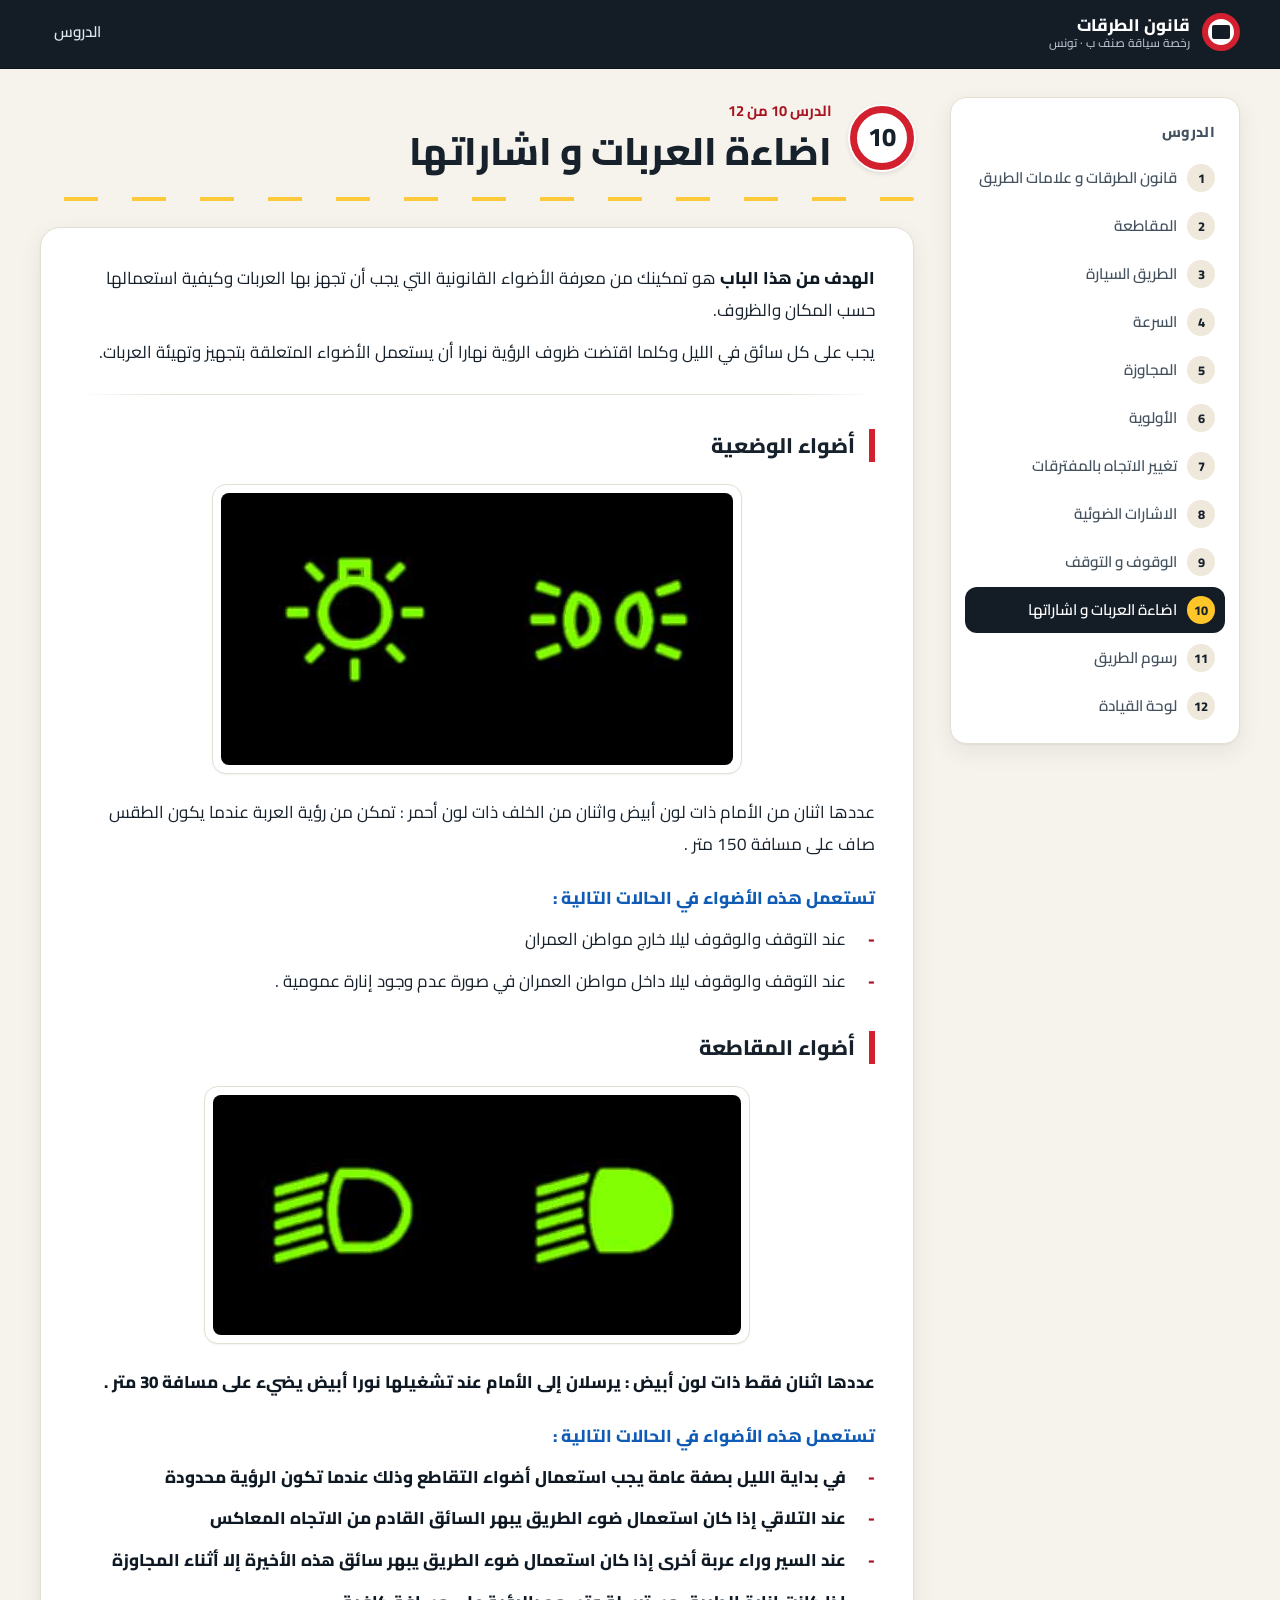
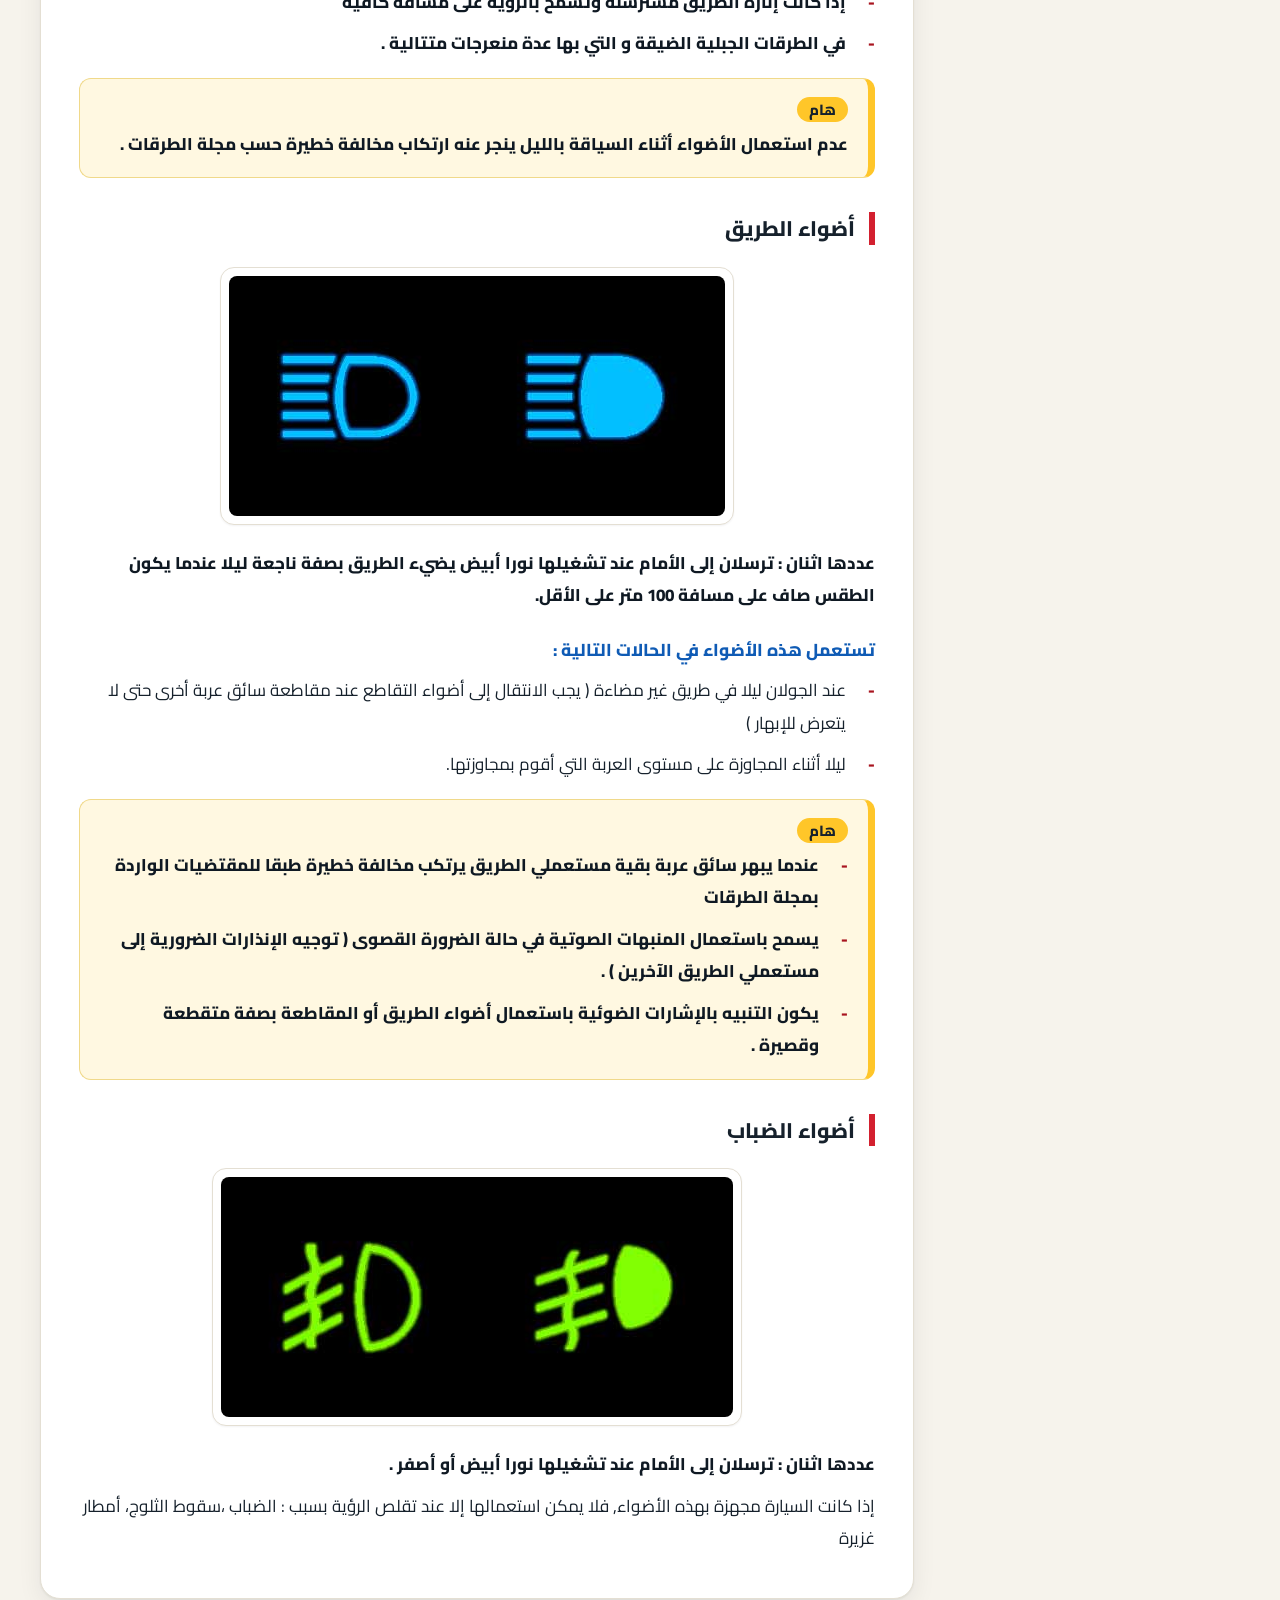
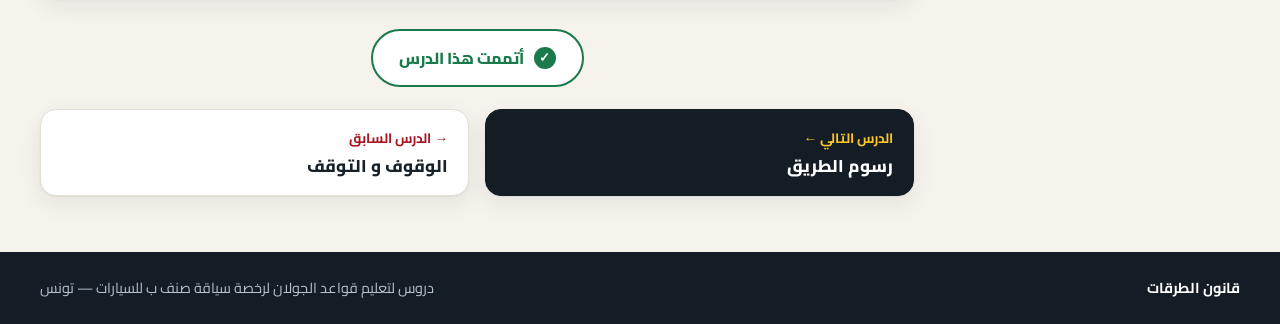
<file: lesson-10.html>
<!doctype html>
<html lang="ar" dir="rtl">
<head>
<meta charset="utf-8">
<meta name="viewport" content="width=device-width, initial-scale=1">
<title>اضاءة العربات و اشاراتها — قانون الطرقات · تونس</title>
<meta name="description" content="الدرس 10 من 12: اضاءة العربات و اشاراتها — دروس قانون الطرقات وقواعد الجولان في تونس لرخصة سياقة صنف ب.">
<link rel="preconnect" href="https://fonts.googleapis.com"><link rel="preconnect" href="https://fonts.gstatic.com" crossorigin><link href="https://fonts.googleapis.com/css2?family=Cairo:wght@400;500;600;700;800&display=swap" rel="stylesheet">
<link rel="stylesheet" href="css/style.css">
</head>
<body class="lesson-page" data-lesson="10" data-total="12">
<a class="skip" href="#content">تخطي إلى المحتوى</a>
<header class="topbar"><div class="topbar-in"><a class="brand" href="index.html"><span class="brand-sign" aria-hidden="true"></span><span class="brand-text"><strong>قانون الطرقات</strong><small>رخصة سياقة صنف ب · تونس</small></span></a><nav class="topnav" aria-label="التنقل الرئيسي"><a href="index.html#lessons">الدروس</a><button class="menu-btn" type="button" aria-expanded="false" aria-controls="drawer"><span class="menu-ico" aria-hidden="true"></span><span>قائمة الدروس</span></button></nav></div><div class="progress" aria-hidden="true"><i id="bar"></i></div></header>
<div class="shell">
  <aside class="sidebar" aria-label="قائمة الدروس">
    <div class="side-head">الدروس</div>
    <ol class="side-list"><li><a class="side-link" href="lesson-01.html" data-lesson="1"><span class="side-no">1</span><span class="side-title">قانون الطرقات و علامات الطريق</span><span class="side-done" aria-hidden="true">✓</span></a></li><li><a class="side-link" href="lesson-02.html" data-lesson="2"><span class="side-no">2</span><span class="side-title">المقاطعة</span><span class="side-done" aria-hidden="true">✓</span></a></li><li><a class="side-link" href="lesson-03.html" data-lesson="3"><span class="side-no">3</span><span class="side-title">الطريق السيارة</span><span class="side-done" aria-hidden="true">✓</span></a></li><li><a class="side-link" href="lesson-04.html" data-lesson="4"><span class="side-no">4</span><span class="side-title">السرعة</span><span class="side-done" aria-hidden="true">✓</span></a></li><li><a class="side-link" href="lesson-05.html" data-lesson="5"><span class="side-no">5</span><span class="side-title">المجاوزة</span><span class="side-done" aria-hidden="true">✓</span></a></li><li><a class="side-link" href="lesson-06.html" data-lesson="6"><span class="side-no">6</span><span class="side-title">الأولوية</span><span class="side-done" aria-hidden="true">✓</span></a></li><li><a class="side-link" href="lesson-07.html" data-lesson="7"><span class="side-no">7</span><span class="side-title">تغيير الاتجاه بالمفترقات</span><span class="side-done" aria-hidden="true">✓</span></a></li><li><a class="side-link" href="lesson-08.html" data-lesson="8"><span class="side-no">8</span><span class="side-title">الاشارات الضوئية</span><span class="side-done" aria-hidden="true">✓</span></a></li><li><a class="side-link" href="lesson-09.html" data-lesson="9"><span class="side-no">9</span><span class="side-title">الوقوف و التوقف</span><span class="side-done" aria-hidden="true">✓</span></a></li><li><a class="side-link is-current" href="lesson-10.html" data-lesson="10" aria-current="page"><span class="side-no">10</span><span class="side-title">اضاءة العربات و اشاراتها</span><span class="side-done" aria-hidden="true">✓</span></a></li><li><a class="side-link" href="lesson-11.html" data-lesson="11"><span class="side-no">11</span><span class="side-title">رسوم الطريق</span><span class="side-done" aria-hidden="true">✓</span></a></li><li><a class="side-link" href="lesson-12.html" data-lesson="12"><span class="side-no">12</span><span class="side-title">لوحة القيادة</span><span class="side-done" aria-hidden="true">✓</span></a></li></ol>
  </aside>
  <main id="content" class="main">
    <div class="lesson-head">
      <div class="roundel" aria-hidden="true"><span>10</span></div>
      <div>
        <p class="eyebrow">الدرس 10 من 12</p>
        <h1>اضاءة العربات و اشاراتها</h1>
      </div>
    </div>
    <div class="roadline" aria-hidden="true"></div>
    <article class="article">
<div class="para"><p class="ln"><strong>الهدف من هذا الباب </strong>هو تمكينك من معرفة الأضواء القانونية التي يجب أن تجهز بها العربات وكيفية استعمالها حسب المكان والظروف.</p><p class="ln">يجب على كل سائق في الليل وكلما اقتضت ظروف الرؤية نهارا أن يستعمل الأضواء المتعلقة بتجهيز وتهيئة العربات.</p></div>
<hr class="rule">
<h3 class="sub">أضواء الوضعية</h3>
<div class="para"><div class="figs"><figure class="fig"><img src="images/image67.jpeg" width="512" height="272" loading="lazy" decoding="async" alt="صورة توضيحية رقم 68"></figure></div></div>
<div class="para"><p class="ln">عددها اثنان من الأمام ذات لون أبيض واثنان من الخلف ذات لون أحمر : تمكن من رؤية العربة عندما يكون الطقس صاف على مسافة 150 متر .</p></div>
<h4 class="sub">تستعمل هذه الأضواء في الحالات التالية :</h4>
<div class="para"><p class="ln li"><span class="mk">-</span>عند التوقف والوقوف ليلا خارج مواطن العمران</p><p class="ln li"><span class="mk">-</span>عند التوقف والوقوف ليلا داخل مواطن العمران في صورة عدم وجود إنارة عمومية .</p></div>
<h3 class="sub">أضواء المقاطعة</h3>
<div class="para"><div class="figs"><figure class="fig"><img src="images/image68.jpeg" width="528" height="240" loading="lazy" decoding="async" alt="صورة توضيحية رقم 69"></figure></div></div>
<div class="para"><p class="ln"><strong>عددها اثنان فقط ذات لون أبيض : يرسلان إلى الأمام عند تشغيلها نورا أبيض يضيء على مسافة 30 متر .</strong></p></div>
<h4 class="sub">تستعمل هذه الأضواء في الحالات التالية :</h4>
<div class="para"><p class="ln li"><span class="mk">-</span><strong>في بداية الليل بصفة عامة يجب استعمال أضواء التقاطع وذلك عندما تكون الرؤية محدودة</strong></p><p class="ln li"><span class="mk">-</span><strong>عند التلاقي إذا كان استعمال ضوء الطريق يبهر السائق القادم من الاتجاه المعاكس</strong></p><p class="ln li"><span class="mk">-</span><strong>عند السير وراء عربة أخرى إذا كان استعمال ضوء الطريق يبهر سائق هذه الأخيرة إلا أثناء المجاوزة</strong></p><p class="ln li"><span class="mk">-</span><strong>إذا كانت إنارة الطريق مسترسلة وتسمح بالرؤية على مسافة كافية</strong></p><p class="ln li"><span class="mk">-</span><strong>في الطرقات الجبلية الضيقة و التي بها عدة منعرجات متتالية .</strong></p></div>
<aside class="callout"><div class="callout-label">هام</div><p class="ln"><strong>عدم استعمال الأضواء أثناء السياقة بالليل ينجر عنه ارتكاب مخالفة خطيرة حسب مجلة الطرقات .</strong></p></aside>
<h3 class="sub">أضواء الطريق</h3>
<div class="para"><div class="figs"><figure class="fig"><img src="images/image69.jpeg" width="496" height="240" loading="lazy" decoding="async" alt="صورة توضيحية رقم 70"></figure></div></div>
<div class="para"><p class="ln"><strong>عددها اثنان : ترسلان إلى الأمام عند تشغيلها نورا أبيض يضيء الطريق بصفة ناجعة ليلا عندما يكون الطقس صاف على مسافة 100 متر على الأقل.</strong></p></div>
<h4 class="sub">تستعمل هذه الأضواء في الحالات التالية :</h4>
<div class="para"><p class="ln li"><span class="mk">-</span>عند الجولان ليلا في طريق غير مضاءة ( يجب الانتقال إلى أضواء التقاطع عند مقاطعة سائق عربة أخرى حتى لا يتعرض للإبهار )</p><p class="ln li"><span class="mk">-</span>ليلا أثناء المجاوزة على مستوى العربة التي أقوم بمجاوزتها.</p></div>
<aside class="callout"><div class="callout-label">هام</div><p class="ln li"><span class="mk">-</span><strong>عندما يبهر سائق عربة بقية مستعملي الطريق يرتكب مخالفة خطيرة طبقا للمقتضيات الواردة بمجلة الطرقات</strong></p><p class="ln li"><span class="mk">-</span><strong>يسمح باستعمال المنبهات الصوتية في حالة الضرورة القصوى ( توجيه الإنذارات الضرورية إلى مستعملي الطريق الآخرين ) .</strong></p><p class="ln li"><span class="mk">-</span><strong>يكون التنبيه بالإشارات الضوئية باستعمال أضواء الطريق أو المقاطعة بصفة متقطعة وقصيرة .</strong></p></aside>
<h3 class="sub">أضواء الضباب</h3>
<div class="para"><div class="figs"><figure class="fig"><img src="images/image70.jpeg" width="512" height="240" loading="lazy" decoding="async" alt="صورة توضيحية رقم 71"></figure></div></div>
<div class="para"><p class="ln"><strong>عددها اثنان : ترسلان إلى الأمام عند تشغيلها نورا أبيض أو أصفر .</strong></p><p class="ln">إذا كانت السيارة مجهزة بهذه الأضواء, فلا يمكن استعمالها إلا عند تقلص الرؤية بسبب : الضباب ،سقوط الثلوج، أمطار غزيرة</p></div>
    </article>
    <div class="done-wrap">
      <button type="button" class="done-btn" id="doneBtn" aria-pressed="false"><span class="done-ico" aria-hidden="true">✓</span><span class="done-txt">أتممت هذا الدرس</span></button>
    </div>
    <nav class="pn-wrap" aria-label="التنقل بين الدروس"><a class="pn next" href="lesson-11.html"><span class="pn-dir">الدرس التالي ←</span><span class="pn-title">رسوم الطريق</span></a><a class="pn prev" href="lesson-09.html"><span class="pn-dir">→ الدرس السابق</span><span class="pn-title">الوقوف و التوقف</span></a></nav>
  </main>
</div>
<div class="drawer" id="drawer" hidden><div class="drawer-scrim" data-close></div><aside class="drawer-panel" role="dialog" aria-label="قائمة الدروس"><div class="drawer-head"><strong>الدروس</strong><button type="button" class="drawer-x" data-close aria-label="إغلاق">✕</button></div><ol class="side-list"><li><a class="side-link" href="lesson-01.html" data-lesson="1"><span class="side-no">1</span><span class="side-title">قانون الطرقات و علامات الطريق</span><span class="side-done" aria-hidden="true">✓</span></a></li><li><a class="side-link" href="lesson-02.html" data-lesson="2"><span class="side-no">2</span><span class="side-title">المقاطعة</span><span class="side-done" aria-hidden="true">✓</span></a></li><li><a class="side-link" href="lesson-03.html" data-lesson="3"><span class="side-no">3</span><span class="side-title">الطريق السيارة</span><span class="side-done" aria-hidden="true">✓</span></a></li><li><a class="side-link" href="lesson-04.html" data-lesson="4"><span class="side-no">4</span><span class="side-title">السرعة</span><span class="side-done" aria-hidden="true">✓</span></a></li><li><a class="side-link" href="lesson-05.html" data-lesson="5"><span class="side-no">5</span><span class="side-title">المجاوزة</span><span class="side-done" aria-hidden="true">✓</span></a></li><li><a class="side-link" href="lesson-06.html" data-lesson="6"><span class="side-no">6</span><span class="side-title">الأولوية</span><span class="side-done" aria-hidden="true">✓</span></a></li><li><a class="side-link" href="lesson-07.html" data-lesson="7"><span class="side-no">7</span><span class="side-title">تغيير الاتجاه بالمفترقات</span><span class="side-done" aria-hidden="true">✓</span></a></li><li><a class="side-link" href="lesson-08.html" data-lesson="8"><span class="side-no">8</span><span class="side-title">الاشارات الضوئية</span><span class="side-done" aria-hidden="true">✓</span></a></li><li><a class="side-link" href="lesson-09.html" data-lesson="9"><span class="side-no">9</span><span class="side-title">الوقوف و التوقف</span><span class="side-done" aria-hidden="true">✓</span></a></li><li><a class="side-link" href="lesson-10.html" data-lesson="10"><span class="side-no">10</span><span class="side-title">اضاءة العربات و اشاراتها</span><span class="side-done" aria-hidden="true">✓</span></a></li><li><a class="side-link" href="lesson-11.html" data-lesson="11"><span class="side-no">11</span><span class="side-title">رسوم الطريق</span><span class="side-done" aria-hidden="true">✓</span></a></li><li><a class="side-link" href="lesson-12.html" data-lesson="12"><span class="side-no">12</span><span class="side-title">لوحة القيادة</span><span class="side-done" aria-hidden="true">✓</span></a></li></ol></aside></div>
<div class="lightbox" id="lightbox" hidden role="dialog" aria-label="عرض الصورة"><button type="button" class="lb-x" aria-label="إغلاق">✕</button><img alt=""></div>
<footer class="foot"><div class="foot-in"><strong>قانون الطرقات</strong><span>دروس لتعليم قواعد الجولان لرخصة سياقة صنف ب للسيارات — تونس</span></div></footer>
<script src="js/app.js"></script>
</body>
</html>
</file>
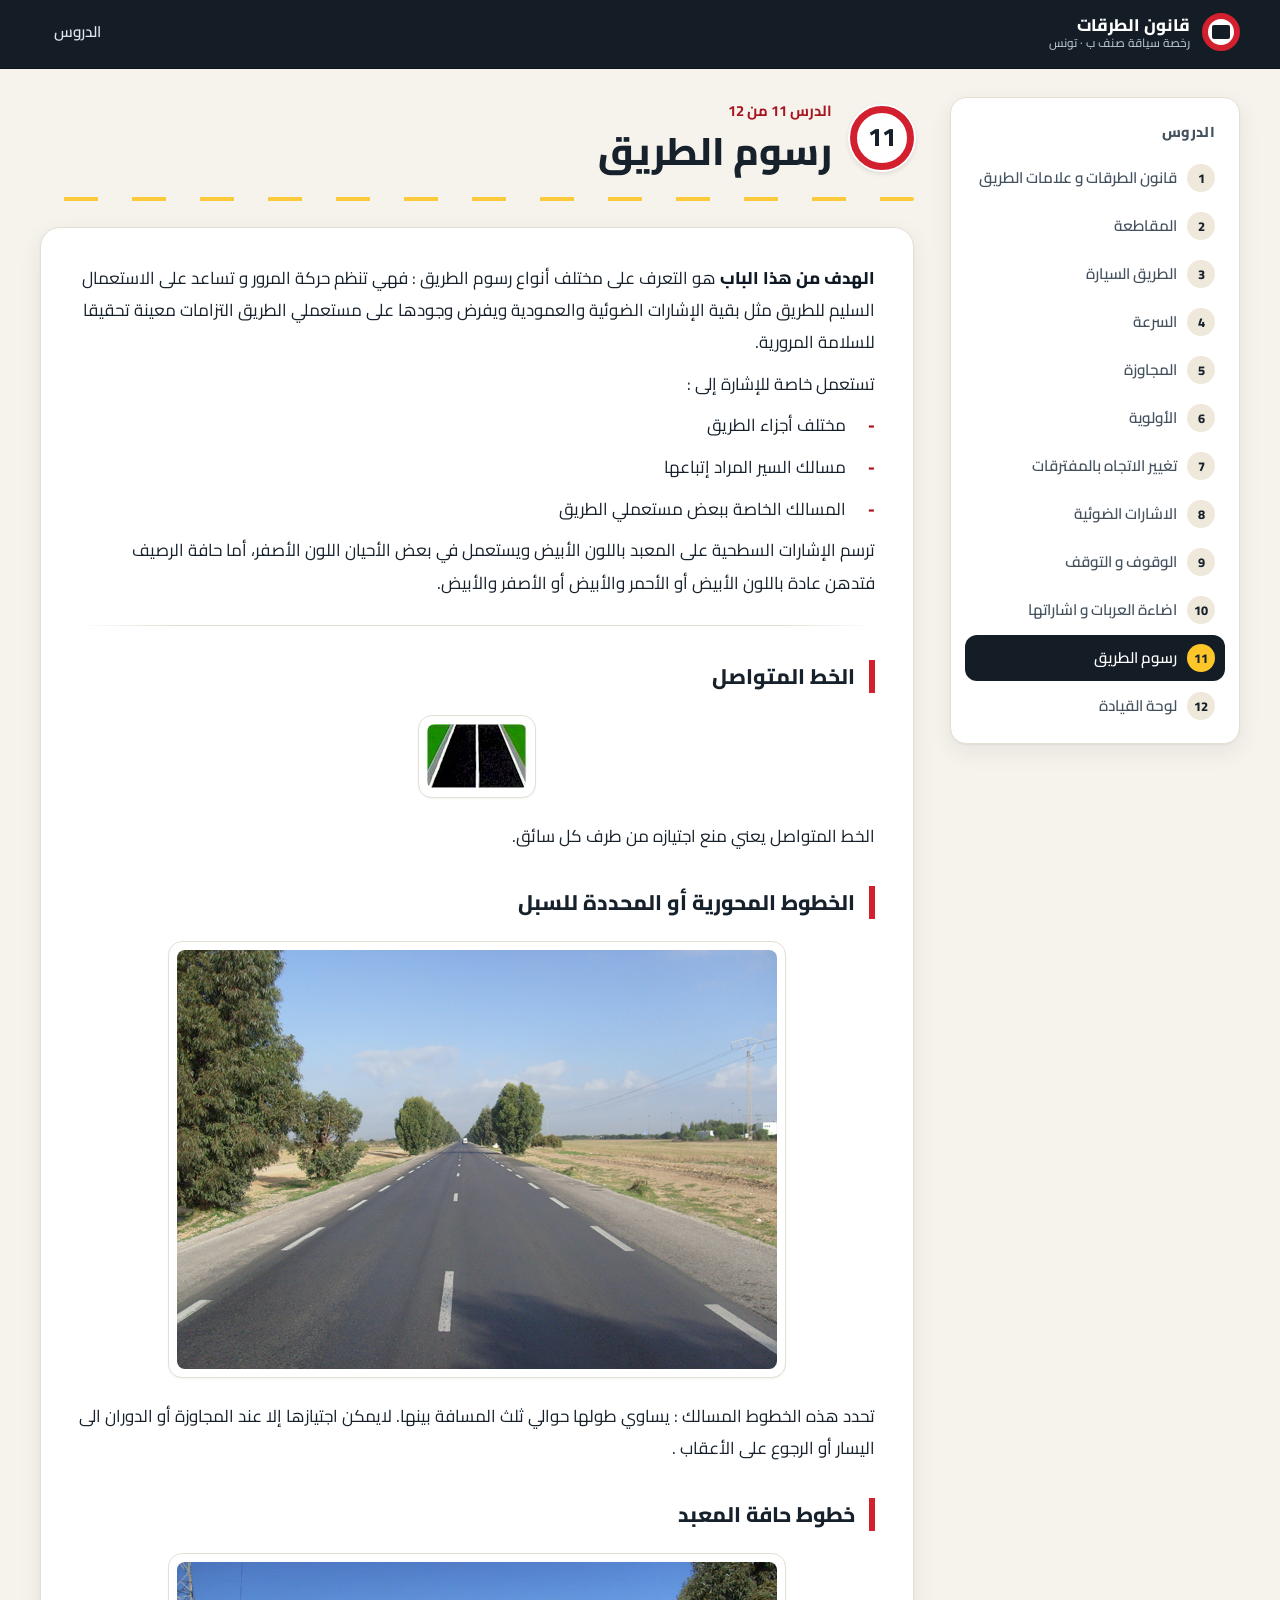
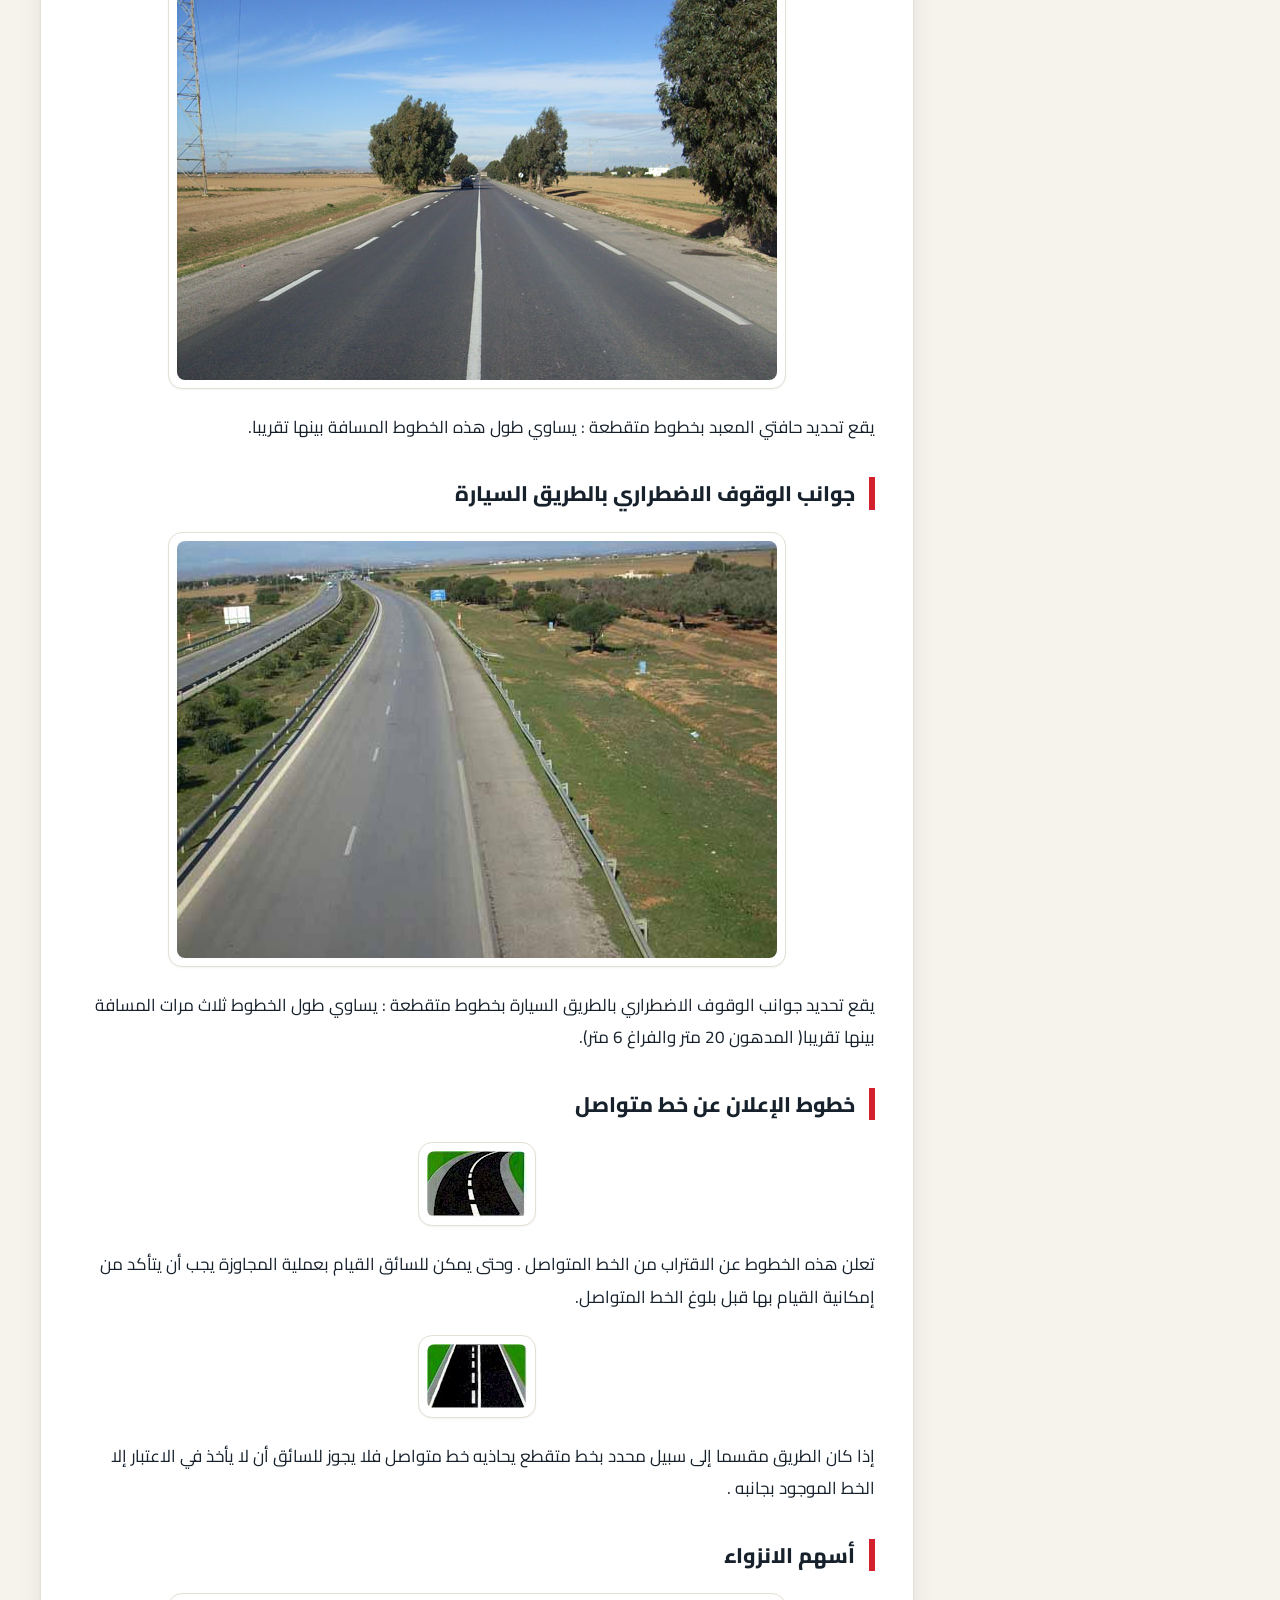
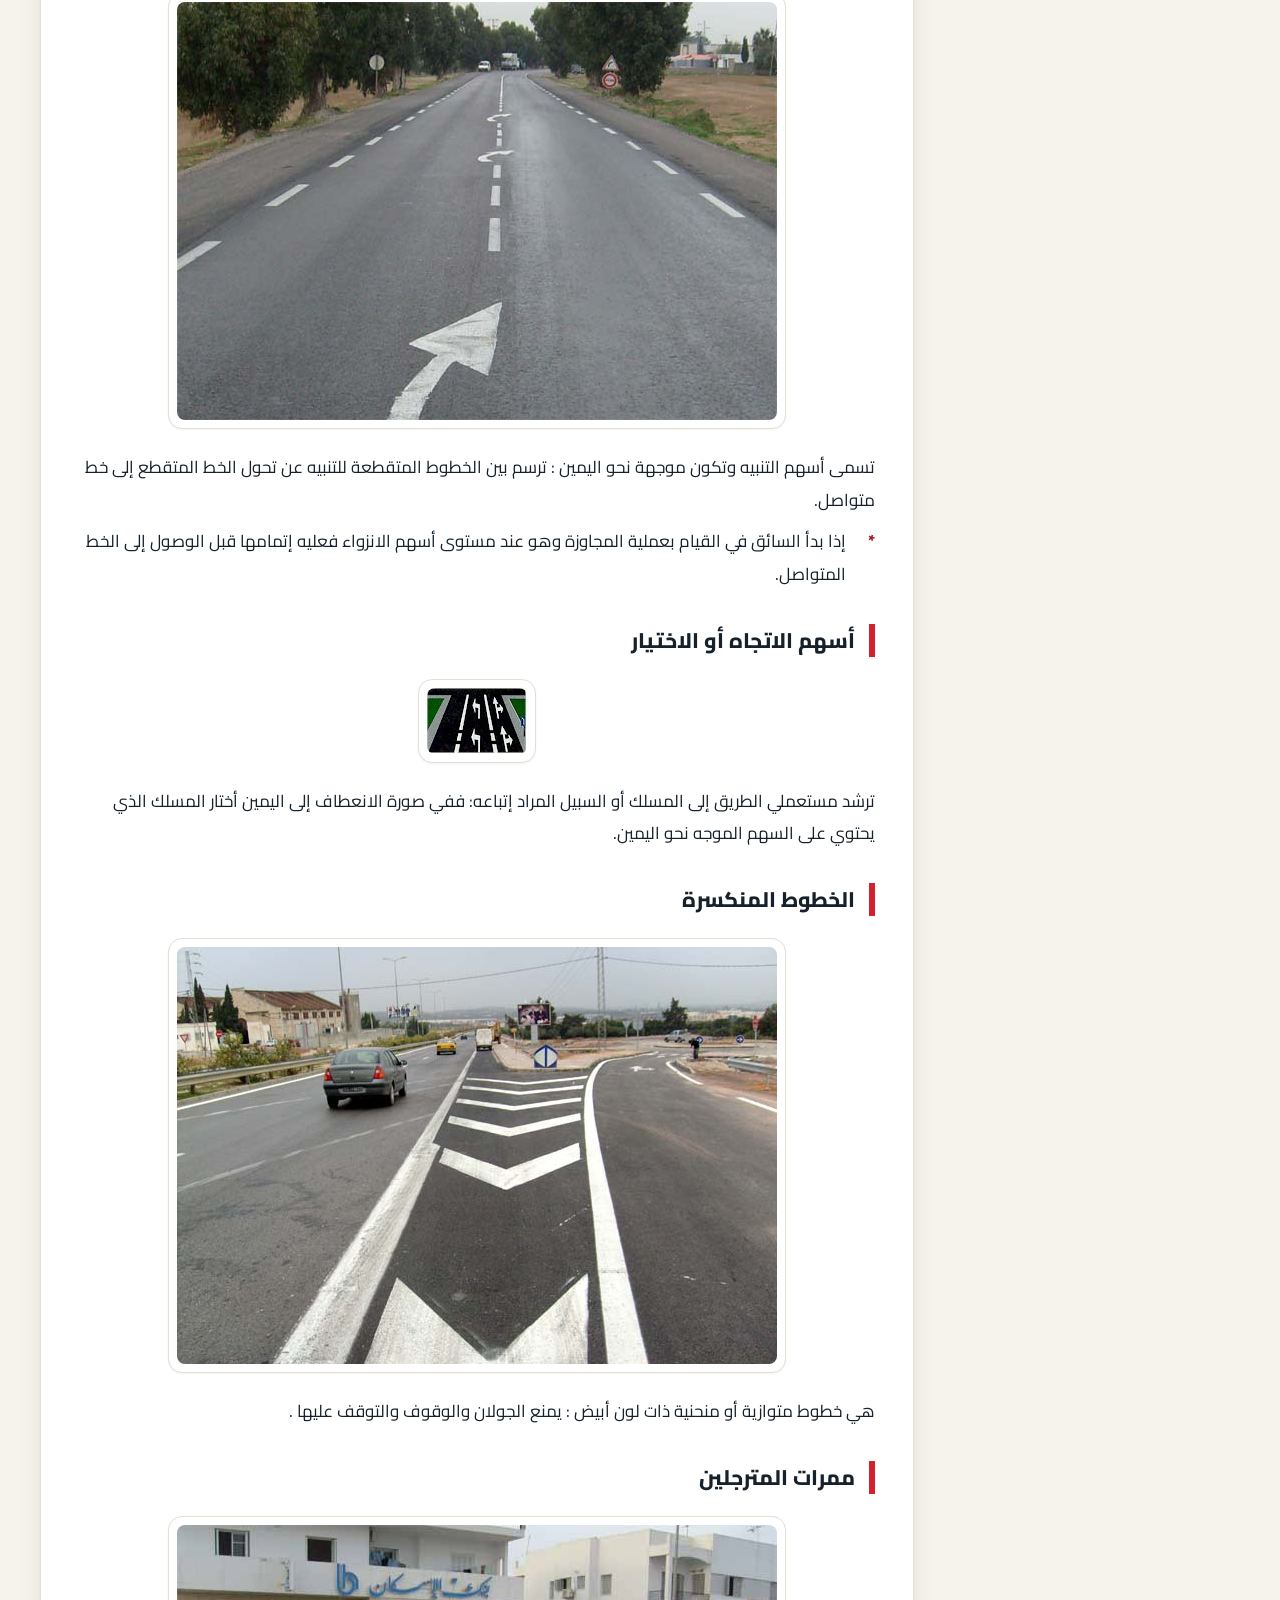
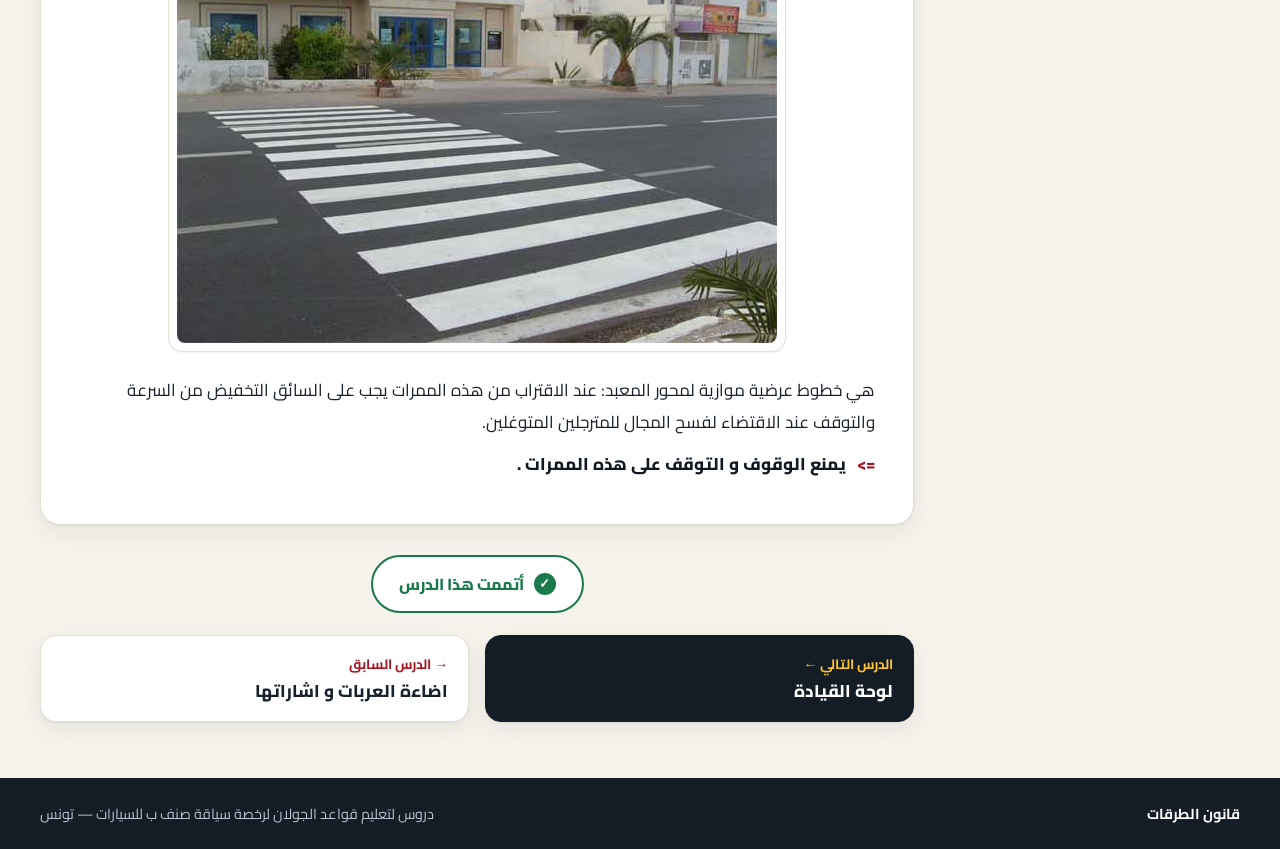
<file: lesson-11.html>
<!doctype html>
<html lang="ar" dir="rtl">
<head>
<meta charset="utf-8">
<meta name="viewport" content="width=device-width, initial-scale=1">
<title>رسوم الطريق — قانون الطرقات · تونس</title>
<meta name="description" content="الدرس 11 من 12: رسوم الطريق — دروس قانون الطرقات وقواعد الجولان في تونس لرخصة سياقة صنف ب.">
<link rel="preconnect" href="https://fonts.googleapis.com"><link rel="preconnect" href="https://fonts.gstatic.com" crossorigin><link href="https://fonts.googleapis.com/css2?family=Cairo:wght@400;500;600;700;800&display=swap" rel="stylesheet">
<link rel="stylesheet" href="css/style.css">
</head>
<body class="lesson-page" data-lesson="11" data-total="12">
<a class="skip" href="#content">تخطي إلى المحتوى</a>
<header class="topbar"><div class="topbar-in"><a class="brand" href="index.html"><span class="brand-sign" aria-hidden="true"></span><span class="brand-text"><strong>قانون الطرقات</strong><small>رخصة سياقة صنف ب · تونس</small></span></a><nav class="topnav" aria-label="التنقل الرئيسي"><a href="index.html#lessons">الدروس</a><button class="menu-btn" type="button" aria-expanded="false" aria-controls="drawer"><span class="menu-ico" aria-hidden="true"></span><span>قائمة الدروس</span></button></nav></div><div class="progress" aria-hidden="true"><i id="bar"></i></div></header>
<div class="shell">
  <aside class="sidebar" aria-label="قائمة الدروس">
    <div class="side-head">الدروس</div>
    <ol class="side-list"><li><a class="side-link" href="lesson-01.html" data-lesson="1"><span class="side-no">1</span><span class="side-title">قانون الطرقات و علامات الطريق</span><span class="side-done" aria-hidden="true">✓</span></a></li><li><a class="side-link" href="lesson-02.html" data-lesson="2"><span class="side-no">2</span><span class="side-title">المقاطعة</span><span class="side-done" aria-hidden="true">✓</span></a></li><li><a class="side-link" href="lesson-03.html" data-lesson="3"><span class="side-no">3</span><span class="side-title">الطريق السيارة</span><span class="side-done" aria-hidden="true">✓</span></a></li><li><a class="side-link" href="lesson-04.html" data-lesson="4"><span class="side-no">4</span><span class="side-title">السرعة</span><span class="side-done" aria-hidden="true">✓</span></a></li><li><a class="side-link" href="lesson-05.html" data-lesson="5"><span class="side-no">5</span><span class="side-title">المجاوزة</span><span class="side-done" aria-hidden="true">✓</span></a></li><li><a class="side-link" href="lesson-06.html" data-lesson="6"><span class="side-no">6</span><span class="side-title">الأولوية</span><span class="side-done" aria-hidden="true">✓</span></a></li><li><a class="side-link" href="lesson-07.html" data-lesson="7"><span class="side-no">7</span><span class="side-title">تغيير الاتجاه بالمفترقات</span><span class="side-done" aria-hidden="true">✓</span></a></li><li><a class="side-link" href="lesson-08.html" data-lesson="8"><span class="side-no">8</span><span class="side-title">الاشارات الضوئية</span><span class="side-done" aria-hidden="true">✓</span></a></li><li><a class="side-link" href="lesson-09.html" data-lesson="9"><span class="side-no">9</span><span class="side-title">الوقوف و التوقف</span><span class="side-done" aria-hidden="true">✓</span></a></li><li><a class="side-link" href="lesson-10.html" data-lesson="10"><span class="side-no">10</span><span class="side-title">اضاءة العربات و اشاراتها</span><span class="side-done" aria-hidden="true">✓</span></a></li><li><a class="side-link is-current" href="lesson-11.html" data-lesson="11" aria-current="page"><span class="side-no">11</span><span class="side-title">رسوم الطريق</span><span class="side-done" aria-hidden="true">✓</span></a></li><li><a class="side-link" href="lesson-12.html" data-lesson="12"><span class="side-no">12</span><span class="side-title">لوحة القيادة</span><span class="side-done" aria-hidden="true">✓</span></a></li></ol>
  </aside>
  <main id="content" class="main">
    <div class="lesson-head">
      <div class="roundel" aria-hidden="true"><span>11</span></div>
      <div>
        <p class="eyebrow">الدرس 11 من 12</p>
        <h1>رسوم الطريق</h1>
      </div>
    </div>
    <div class="roadline" aria-hidden="true"></div>
    <article class="article">
<div class="para"><p class="ln"><strong>الهدف من هذا الباب </strong>هو التعرف على مختلف أنواع رسوم الطريق : فهي تنظم حركة المرور و تساعد على الاستعمال السليم للطريق مثل بقية الإشارات الضوئية والعمودية ويفرض وجودها على مستعملي الطريق التزامات معينة تحقيقا للسلامة المرورية.</p><p class="ln">تستعمل خاصة للإشارة إلى :</p><p class="ln li"><span class="mk">-</span>مختلف أجزاء الطريق</p><p class="ln li"><span class="mk">-</span>مسالك السير المراد إتباعها</p><p class="ln li"><span class="mk">-</span>المسالك الخاصة ببعض مستعملي الطريق</p><p class="ln">ترسم الإشارات السطحية على المعبد باللون الأبيض ويستعمل في بعض الأحيان اللون الأصفر، أما حافة الرصيف فتدهن عادة باللون الأبيض أو الأحمر والأبيض أو الأصفر والأبيض.</p></div>
<hr class="rule">
<h3 class="sub">الخط المتواصل</h3>
<div class="para"><div class="figs"><figure class="fig"><img src="images/image71.jpeg" width="100" height="65" loading="lazy" decoding="async" alt="صورة توضيحية رقم 72"></figure></div></div>
<div class="para"><p class="ln">الخط المتواصل يعني منع اجتيازه من طرف كل سائق.</p></div>
<h3 class="sub">الخطوط المحورية أو المحددة للسبل</h3>
<div class="para"><div class="figs"><figure class="fig"><img src="images/image72.jpeg" width="600" height="419" loading="lazy" decoding="async" alt="صورة توضيحية رقم 73"></figure></div></div>
<div class="para"><p class="ln">تحدد هذه الخطوط المسالك : يساوي طولها حوالي ثلث المسافة بينها. لايمكن اجتيازها إلا عند المجاوزة أو الدوران الى اليسار أو الرجوع على الأعقاب .</p></div>
<h3 class="sub">خطوط حافة المعبد</h3>
<div class="para"><div class="figs"><figure class="fig"><img src="images/image73.jpeg" width="600" height="418" loading="lazy" decoding="async" alt="صورة توضيحية رقم 74"></figure></div></div>
<div class="para"><p class="ln">يقع تحديد حافتي المعبد بخطوط متقطعة : يساوي طول هذه الخطوط المسافة بينها تقريبا.</p></div>
<h3 class="sub">جوانب الوقوف الاضطراري بالطريق السيارة</h3>
<div class="para"><div class="figs"><figure class="fig"><img src="images/image74.jpeg" width="600" height="417" loading="lazy" decoding="async" alt="صورة توضيحية رقم 75"></figure></div></div>
<div class="para"><p class="ln">يقع تحديد جوانب الوقوف الاضطراري بالطريق السيارة بخطوط متقطعة : يساوي طول الخطوط ثلاث مرات المسافة بينها تقريبا( المدهون 20 متر والفراغ 6 متر).</p></div>
<h3 class="sub">خطوط الإعلان عن خط متواصل</h3>
<div class="para"><div class="figs"><figure class="fig"><img src="images/image75.jpeg" width="100" height="66" loading="lazy" decoding="async" alt="صورة توضيحية رقم 76"></figure></div></div>
<div class="para"><p class="ln">تعلن هذه الخطوط عن الاقتراب من الخط المتواصل . وحتى يمكن للسائق القيام بعملية المجاوزة يجب أن يتأكد من إمكانية القيام بها قبل بلوغ الخط المتواصل.</p></div>
<div class="para"><div class="figs"><figure class="fig"><img src="images/image76.jpeg" width="100" height="65" loading="lazy" decoding="async" alt="صورة توضيحية رقم 77"></figure></div></div>
<div class="para"><p class="ln">إذا كان الطريق مقسما إلى سبيل محدد بخط متقطع يحاذيه خط متواصل فلا يجوز للسائق أن لا يأخذ في الاعتبار إلا الخط الموجود بجانبه .</p></div>
<h3 class="sub">أسهم الانزواء</h3>
<div class="para"><div class="figs"><figure class="fig"><img src="images/image77.jpeg" width="600" height="418" loading="lazy" decoding="async" alt="صورة توضيحية رقم 78"></figure></div></div>
<div class="para"><p class="ln">تسمى أسهم التنبيه وتكون موجهة نحو اليمين : ترسم بين الخطوط المتقطعة للتنبيه عن تحول الخط المتقطع إلى خط متواصل.</p></div>
<div class="para"><p class="ln li"><span class="mk">*</span>إذا بدأ السائق في القيام بعملية المجاوزة وهو عند مستوى أسهم الانزواء فعليه إتمامها قبل الوصول إلى الخط المتواصل.</p></div>
<h3 class="sub">أسهم الاتجاه أو الاختيار</h3>
<div class="para"><div class="figs"><figure class="fig"><img src="images/image78.jpeg" width="100" height="66" loading="lazy" decoding="async" alt="صورة توضيحية رقم 79"></figure></div></div>
<div class="para"><p class="ln">ترشد مستعملي الطريق إلى المسلك أو السبيل المراد إتباعه: ففي صورة الانعطاف إلى اليمين أختار المسلك الذي يحتوي على السهم الموجه نحو اليمين.</p></div>
<h3 class="sub">الخطوط المنكسرة</h3>
<div class="para"><div class="figs"><figure class="fig"><img src="images/image79.jpeg" width="600" height="417" loading="lazy" decoding="async" alt="صورة توضيحية رقم 80"></figure></div></div>
<div class="para"><p class="ln">هي خطوط متوازية أو منحنية ذات لون أبيض : يمنع الجولان والوقوف والتوقف عليها .</p></div>
<h3 class="sub">ممرات المترجلين</h3>
<div class="para"><div class="figs"><figure class="fig"><img src="images/image80.jpeg" width="600" height="418" loading="lazy" decoding="async" alt="صورة توضيحية رقم 81"></figure></div></div>
<div class="para"><p class="ln">هي خطوط عرضية موازية لمحور المعبد: عند الاقتراب من هذه الممرات يجب على السائق التخفيض من السرعة والتوقف عند الاقتضاء لفسح المجال للمترجلين المتوغلين.</p></div>
<div class="para"><p class="ln li"><span class="mk">=&gt;</span><strong>يمنع الوقوف و التوقف على هذه الممرات .</strong></p></div>
    </article>
    <div class="done-wrap">
      <button type="button" class="done-btn" id="doneBtn" aria-pressed="false"><span class="done-ico" aria-hidden="true">✓</span><span class="done-txt">أتممت هذا الدرس</span></button>
    </div>
    <nav class="pn-wrap" aria-label="التنقل بين الدروس"><a class="pn next" href="lesson-12.html"><span class="pn-dir">الدرس التالي ←</span><span class="pn-title">لوحة القيادة</span></a><a class="pn prev" href="lesson-10.html"><span class="pn-dir">→ الدرس السابق</span><span class="pn-title">اضاءة العربات و اشاراتها</span></a></nav>
  </main>
</div>
<div class="drawer" id="drawer" hidden><div class="drawer-scrim" data-close></div><aside class="drawer-panel" role="dialog" aria-label="قائمة الدروس"><div class="drawer-head"><strong>الدروس</strong><button type="button" class="drawer-x" data-close aria-label="إغلاق">✕</button></div><ol class="side-list"><li><a class="side-link" href="lesson-01.html" data-lesson="1"><span class="side-no">1</span><span class="side-title">قانون الطرقات و علامات الطريق</span><span class="side-done" aria-hidden="true">✓</span></a></li><li><a class="side-link" href="lesson-02.html" data-lesson="2"><span class="side-no">2</span><span class="side-title">المقاطعة</span><span class="side-done" aria-hidden="true">✓</span></a></li><li><a class="side-link" href="lesson-03.html" data-lesson="3"><span class="side-no">3</span><span class="side-title">الطريق السيارة</span><span class="side-done" aria-hidden="true">✓</span></a></li><li><a class="side-link" href="lesson-04.html" data-lesson="4"><span class="side-no">4</span><span class="side-title">السرعة</span><span class="side-done" aria-hidden="true">✓</span></a></li><li><a class="side-link" href="lesson-05.html" data-lesson="5"><span class="side-no">5</span><span class="side-title">المجاوزة</span><span class="side-done" aria-hidden="true">✓</span></a></li><li><a class="side-link" href="lesson-06.html" data-lesson="6"><span class="side-no">6</span><span class="side-title">الأولوية</span><span class="side-done" aria-hidden="true">✓</span></a></li><li><a class="side-link" href="lesson-07.html" data-lesson="7"><span class="side-no">7</span><span class="side-title">تغيير الاتجاه بالمفترقات</span><span class="side-done" aria-hidden="true">✓</span></a></li><li><a class="side-link" href="lesson-08.html" data-lesson="8"><span class="side-no">8</span><span class="side-title">الاشارات الضوئية</span><span class="side-done" aria-hidden="true">✓</span></a></li><li><a class="side-link" href="lesson-09.html" data-lesson="9"><span class="side-no">9</span><span class="side-title">الوقوف و التوقف</span><span class="side-done" aria-hidden="true">✓</span></a></li><li><a class="side-link" href="lesson-10.html" data-lesson="10"><span class="side-no">10</span><span class="side-title">اضاءة العربات و اشاراتها</span><span class="side-done" aria-hidden="true">✓</span></a></li><li><a class="side-link" href="lesson-11.html" data-lesson="11"><span class="side-no">11</span><span class="side-title">رسوم الطريق</span><span class="side-done" aria-hidden="true">✓</span></a></li><li><a class="side-link" href="lesson-12.html" data-lesson="12"><span class="side-no">12</span><span class="side-title">لوحة القيادة</span><span class="side-done" aria-hidden="true">✓</span></a></li></ol></aside></div>
<div class="lightbox" id="lightbox" hidden role="dialog" aria-label="عرض الصورة"><button type="button" class="lb-x" aria-label="إغلاق">✕</button><img alt=""></div>
<footer class="foot"><div class="foot-in"><strong>قانون الطرقات</strong><span>دروس لتعليم قواعد الجولان لرخصة سياقة صنف ب للسيارات — تونس</span></div></footer>
<script src="js/app.js"></script>
</body>
</html>
</file>
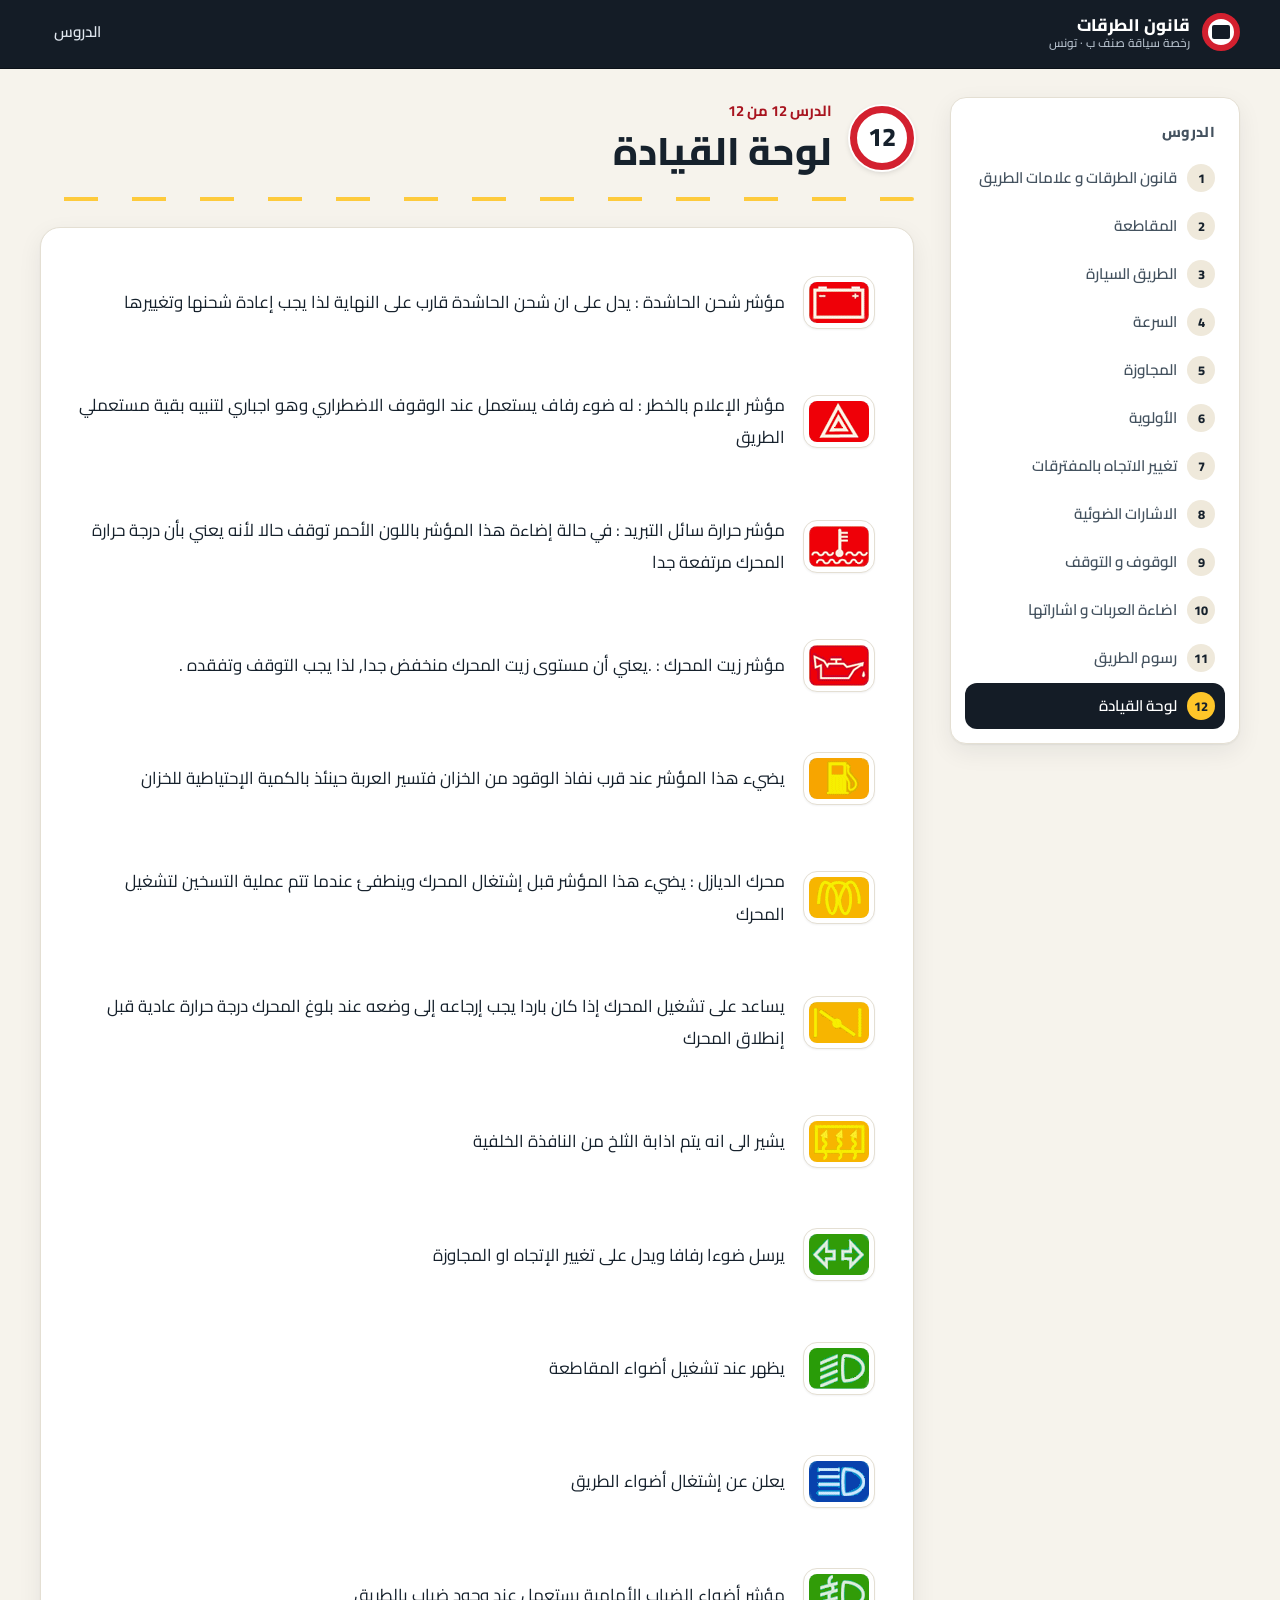
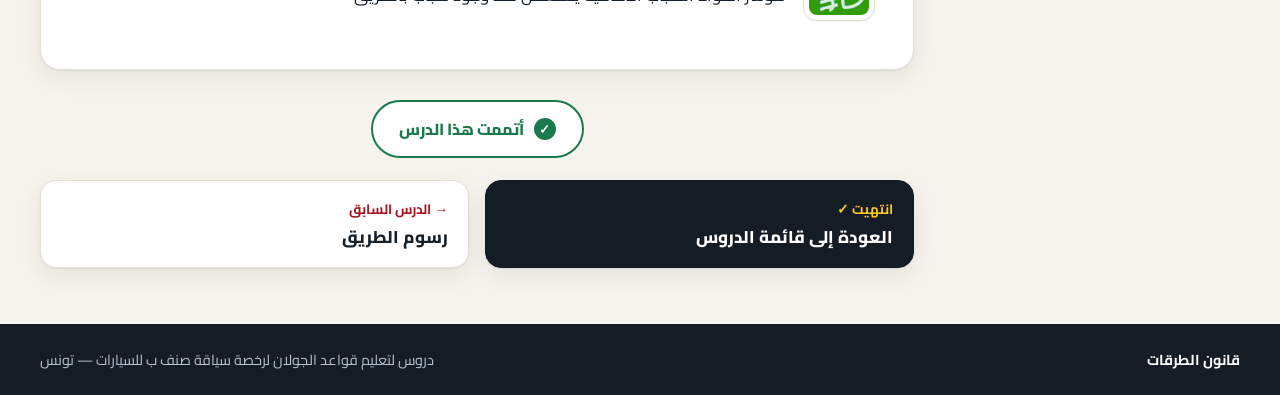
<file: lesson-12.html>
<!doctype html>
<html lang="ar" dir="rtl">
<head>
<meta charset="utf-8">
<meta name="viewport" content="width=device-width, initial-scale=1">
<title>لوحة القيادة — قانون الطرقات · تونس</title>
<meta name="description" content="الدرس 12 من 12: لوحة القيادة — دروس قانون الطرقات وقواعد الجولان في تونس لرخصة سياقة صنف ب.">
<link rel="preconnect" href="https://fonts.googleapis.com"><link rel="preconnect" href="https://fonts.gstatic.com" crossorigin><link href="https://fonts.googleapis.com/css2?family=Cairo:wght@400;500;600;700;800&display=swap" rel="stylesheet">
<link rel="stylesheet" href="css/style.css">
</head>
<body class="lesson-page" data-lesson="12" data-total="12">
<a class="skip" href="#content">تخطي إلى المحتوى</a>
<header class="topbar"><div class="topbar-in"><a class="brand" href="index.html"><span class="brand-sign" aria-hidden="true"></span><span class="brand-text"><strong>قانون الطرقات</strong><small>رخصة سياقة صنف ب · تونس</small></span></a><nav class="topnav" aria-label="التنقل الرئيسي"><a href="index.html#lessons">الدروس</a><button class="menu-btn" type="button" aria-expanded="false" aria-controls="drawer"><span class="menu-ico" aria-hidden="true"></span><span>قائمة الدروس</span></button></nav></div><div class="progress" aria-hidden="true"><i id="bar"></i></div></header>
<div class="shell">
  <aside class="sidebar" aria-label="قائمة الدروس">
    <div class="side-head">الدروس</div>
    <ol class="side-list"><li><a class="side-link" href="lesson-01.html" data-lesson="1"><span class="side-no">1</span><span class="side-title">قانون الطرقات و علامات الطريق</span><span class="side-done" aria-hidden="true">✓</span></a></li><li><a class="side-link" href="lesson-02.html" data-lesson="2"><span class="side-no">2</span><span class="side-title">المقاطعة</span><span class="side-done" aria-hidden="true">✓</span></a></li><li><a class="side-link" href="lesson-03.html" data-lesson="3"><span class="side-no">3</span><span class="side-title">الطريق السيارة</span><span class="side-done" aria-hidden="true">✓</span></a></li><li><a class="side-link" href="lesson-04.html" data-lesson="4"><span class="side-no">4</span><span class="side-title">السرعة</span><span class="side-done" aria-hidden="true">✓</span></a></li><li><a class="side-link" href="lesson-05.html" data-lesson="5"><span class="side-no">5</span><span class="side-title">المجاوزة</span><span class="side-done" aria-hidden="true">✓</span></a></li><li><a class="side-link" href="lesson-06.html" data-lesson="6"><span class="side-no">6</span><span class="side-title">الأولوية</span><span class="side-done" aria-hidden="true">✓</span></a></li><li><a class="side-link" href="lesson-07.html" data-lesson="7"><span class="side-no">7</span><span class="side-title">تغيير الاتجاه بالمفترقات</span><span class="side-done" aria-hidden="true">✓</span></a></li><li><a class="side-link" href="lesson-08.html" data-lesson="8"><span class="side-no">8</span><span class="side-title">الاشارات الضوئية</span><span class="side-done" aria-hidden="true">✓</span></a></li><li><a class="side-link" href="lesson-09.html" data-lesson="9"><span class="side-no">9</span><span class="side-title">الوقوف و التوقف</span><span class="side-done" aria-hidden="true">✓</span></a></li><li><a class="side-link" href="lesson-10.html" data-lesson="10"><span class="side-no">10</span><span class="side-title">اضاءة العربات و اشاراتها</span><span class="side-done" aria-hidden="true">✓</span></a></li><li><a class="side-link" href="lesson-11.html" data-lesson="11"><span class="side-no">11</span><span class="side-title">رسوم الطريق</span><span class="side-done" aria-hidden="true">✓</span></a></li><li><a class="side-link is-current" href="lesson-12.html" data-lesson="12" aria-current="page"><span class="side-no">12</span><span class="side-title">لوحة القيادة</span><span class="side-done" aria-hidden="true">✓</span></a></li></ol>
  </aside>
  <main id="content" class="main">
    <div class="lesson-head">
      <div class="roundel" aria-hidden="true"><span>12</span></div>
      <div>
        <p class="eyebrow">الدرس 12 من 12</p>
        <h1>لوحة القيادة</h1>
      </div>
    </div>
    <div class="roadline" aria-hidden="true"></div>
    <article class="article">
        <div class="para"><div class="iconrow"><div class="figs"><figure class="fig"><img src="images/image81.gif" width="60" height="41" loading="lazy" decoding="async" alt="صورة توضيحية رقم 81"></figure></div><p class="ln">مؤشر شحن الحاشدة : يدل على ان شحن الحاشدة قارب على النهاية لذا يجب إعادة شحنها وتغييرها</p></div></div><br>
        <div class="para"><div class="iconrow"><div class="figs"><figure class="fig"><img src="images/image82.gif" width="60" height="41" loading="lazy" decoding="async" alt="صورة توضيحية رقم 82"></figure></div><p class="ln">مؤشر الإعلام بالخطر : له ضوء رفاف يستعمل عند الوقوف الاضطراري وهو اجباري لتنبيه بقية مستعملي الطريق</p></div></div><br>
        <div class="para"><div class="iconrow"><div class="figs"><figure class="fig"><img src="images/image83.gif" width="60" height="41" loading="lazy" decoding="async" alt="صورة توضيحية رقم 83"></figure></div><p class="ln">مؤشر حرارة سائل التبريد : في حالة إضاءة هذا المؤشر باللون الأحمر توقف حالا لأنه يعني بأن درجة حرارة المحرك مرتفعة جدا</p></div></div><br>
        <div class="para"><div class="iconrow"><div class="figs"><figure class="fig"><img src="images/image84.gif" width="60" height="41" loading="lazy" decoding="async" alt="صورة توضيحية رقم 84"></figure></div><p class="ln">مؤشر زيت المحرك : .يعني أن مستوى زيت المحرك منخفض جدا, لذا يجب التوقف وتفقده .</p></div></div><br>
        <div class="para"><div class="iconrow"><div class="figs"><figure class="fig"><img src="images/image85.gif" width="60" height="41" loading="lazy" decoding="async" alt="صورة توضيحية رقم 85"></figure></div><p class="ln">يضيء هذا المؤشر عند قرب نفاذ الوقود من الخزان فتسير العربة حينئذ بالكمية الإحتياطية للخزان</p></div></div><br>
        <div class="para"><div class="iconrow"><div class="figs"><figure class="fig"><img src="images/image86.gif" width="60" height="41" loading="lazy" decoding="async" alt="صورة توضيحية رقم 86"></figure></div><p class="ln">محرك الديازل : يضيء هذا المؤشر قبل إشتغال المحرك وينطفئ عندما تتم عملية التسخين لتشغيل المحرك</p></div></div><br>
        <div class="para"><div class="iconrow"><div class="figs"><figure class="fig"><img src="images/image87.gif" width="60" height="41" loading="lazy" decoding="async" alt="صورة توضيحية رقم 87"></figure></div><p class="ln">يساعد على تشغيل المحرك إذا كان باردا يجب إرجاعه إلى وضعه عند بلوغ المحرك درجة حرارة عادية قبل إنطلاق المحرك</p></div></div><br>
        <div class="para"><div class="iconrow"><div class="figs"><figure class="fig"><img src="images/image88.gif" width="60" height="41" loading="lazy" decoding="async" alt="صورة توضيحية رقم 88"></figure></div><p class="ln">يشير الى انه يتم اذابة الثلخ من النافذة الخلفية</p></div></div><br>
        <div class="para"><div class="iconrow"><div class="figs"><figure class="fig"><img src="images/image89.gif" width="60" height="41" loading="lazy" decoding="async" alt="صورة توضيحية رقم 89"></figure></div><p class="ln">يرسل ضوءا رفافا ويدل على تغيير الإتجاه او المجاوزة</p></div></div><br>
        <div class="para"><div class="iconrow"><div class="figs"><figure class="fig"><img src="images/image90.gif" width="60" height="41" loading="lazy" decoding="async" alt="صورة توضيحية رقم 90"></figure></div><p class="ln">يظهر عند تشغيل أضواء المقاطعة</p></div></div><br>
        <div class="para"><div class="iconrow"><div class="figs"><figure class="fig"><img src="images/image91.gif" width="60" height="41" loading="lazy" decoding="async" alt="صورة توضيحية رقم 91"></figure></div><p class="ln">يعلن عن إشتغال أضواء الطريق</p></div></div><br>
        <div class="para"><div class="iconrow"><div class="figs"><figure class="fig"><img src="images/image92.gif" width="60" height="41" loading="lazy" decoding="async" alt="صورة توضيحية رقم 92"></figure></div><p class="ln">مؤشر أضواء الضباب الأمامية يستعمل عند وجود ضباب بالطريق</p></div></div>
    </article>
    <div class="done-wrap">
      <button type="button" class="done-btn" id="doneBtn" aria-pressed="false"><span class="done-ico" aria-hidden="true">✓</span><span class="done-txt">أتممت هذا الدرس</span></button>
    </div>
    <nav class="pn-wrap" aria-label="التنقل بين الدروس"><a class="pn next" href="index.html#lessons"><span class="pn-dir">انتهيت ✓</span><span class="pn-title">العودة إلى قائمة الدروس</span></a><a class="pn prev" href="lesson-11.html"><span class="pn-dir">→ الدرس السابق</span><span class="pn-title">رسوم الطريق</span></a></nav>
  </main>
</div>
<div class="drawer" id="drawer" hidden><div class="drawer-scrim" data-close></div><aside class="drawer-panel" role="dialog" aria-label="قائمة الدروس"><div class="drawer-head"><strong>الدروس</strong><button type="button" class="drawer-x" data-close aria-label="إغلاق">✕</button></div><ol class="side-list"><li><a class="side-link" href="lesson-01.html" data-lesson="1"><span class="side-no">1</span><span class="side-title">قانون الطرقات و علامات الطريق</span><span class="side-done" aria-hidden="true">✓</span></a></li><li><a class="side-link" href="lesson-02.html" data-lesson="2"><span class="side-no">2</span><span class="side-title">المقاطعة</span><span class="side-done" aria-hidden="true">✓</span></a></li><li><a class="side-link" href="lesson-03.html" data-lesson="3"><span class="side-no">3</span><span class="side-title">الطريق السيارة</span><span class="side-done" aria-hidden="true">✓</span></a></li><li><a class="side-link" href="lesson-04.html" data-lesson="4"><span class="side-no">4</span><span class="side-title">السرعة</span><span class="side-done" aria-hidden="true">✓</span></a></li><li><a class="side-link" href="lesson-05.html" data-lesson="5"><span class="side-no">5</span><span class="side-title">المجاوزة</span><span class="side-done" aria-hidden="true">✓</span></a></li><li><a class="side-link" href="lesson-06.html" data-lesson="6"><span class="side-no">6</span><span class="side-title">الأولوية</span><span class="side-done" aria-hidden="true">✓</span></a></li><li><a class="side-link" href="lesson-07.html" data-lesson="7"><span class="side-no">7</span><span class="side-title">تغيير الاتجاه بالمفترقات</span><span class="side-done" aria-hidden="true">✓</span></a></li><li><a class="side-link" href="lesson-08.html" data-lesson="8"><span class="side-no">8</span><span class="side-title">الاشارات الضوئية</span><span class="side-done" aria-hidden="true">✓</span></a></li><li><a class="side-link" href="lesson-09.html" data-lesson="9"><span class="side-no">9</span><span class="side-title">الوقوف و التوقف</span><span class="side-done" aria-hidden="true">✓</span></a></li><li><a class="side-link" href="lesson-10.html" data-lesson="10"><span class="side-no">10</span><span class="side-title">اضاءة العربات و اشاراتها</span><span class="side-done" aria-hidden="true">✓</span></a></li><li><a class="side-link" href="lesson-11.html" data-lesson="11"><span class="side-no">11</span><span class="side-title">رسوم الطريق</span><span class="side-done" aria-hidden="true">✓</span></a></li><li><a class="side-link" href="lesson-12.html" data-lesson="12"><span class="side-no">12</span><span class="side-title">لوحة القيادة</span><span class="side-done" aria-hidden="true">✓</span></a></li></ol></aside></div>
<div class="lightbox" id="lightbox" hidden role="dialog" aria-label="عرض الصورة"><button type="button" class="lb-x" aria-label="إغلاق">✕</button><img alt=""></div>
<footer class="foot"><div class="foot-in"><strong>قانون الطرقات</strong><span>دروس لتعليم قواعد الجولان لرخصة سياقة صنف ب للسيارات — تونس</span></div></footer>
<script src="js/app.js"></script>
</body>
</html>
</file>
<file: css/style.css>
:root{
  --ink:#16212c;
  --ink-2:#44525f;
  --muted:#6b7a88;
  --paper:#f6f3ec;
  --card:#ffffff;
  --line:#e4dfd3;
  --asphalt:#141c26;
  --asphalt-2:#1e2935;
  --red:#d3202f;
  --red-dark:#a8141f;
  --yellow:#ffc629;
  --blue:#0f5bb5;
  --green:#1b7a4b;
  --radius:16px;
  --shadow:0 1px 2px rgba(20,28,38,.06),0 8px 24px rgba(20,28,38,.07);
  --font:"Cairo","Segoe UI",Tahoma,"Noto Naskh Arabic",Arial,sans-serif;
}
*{box-sizing:border-box}
html{scroll-behavior:smooth;-webkit-text-size-adjust:100%}
body{margin:0;background:var(--paper);color:var(--ink);font-family:var(--font);font-size:17px;line-height:1.9}
img{max-width:100%;height:auto}
a{color:inherit}
:focus-visible{outline:3px solid var(--blue);outline-offset:2px;border-radius:6px}
.skip{position:absolute;inset-inline-start:12px;top:-60px;background:var(--yellow);color:var(--ink);padding:8px 14px;border-radius:8px;z-index:100;font-weight:700;text-decoration:none}
.skip:focus{top:10px}

/* ---------- top bar ---------- */
.topbar{position:sticky;top:0;z-index:40;background:var(--asphalt);color:#fff;border-bottom:1px solid #0b1118}
.topbar-in{max-width:1240px;margin:0 auto;padding:10px 20px;display:flex;align-items:center;justify-content:space-between;gap:16px}
.brand{display:flex;align-items:center;gap:12px;text-decoration:none}
.brand-sign{width:38px;height:38px;border-radius:50%;background:#fff;border:6px solid var(--red);position:relative;flex:none}
.brand-sign::after{content:"";position:absolute;inset:6px 4px;background:var(--asphalt);border-radius:2px;transform:rotate(0)}
.brand-text{display:flex;flex-direction:column;line-height:1.25}
.brand-text strong{font-size:1.05rem;font-weight:800}
.brand-text small{font-size:.74rem;color:#b8c3cf;font-weight:500}
.topnav{display:flex;align-items:center;gap:6px}
.topnav a{color:#dfe6ee;text-decoration:none;padding:8px 14px;border-radius:999px;font-weight:600;font-size:.95rem}
.topnav a:hover{background:var(--asphalt-2)}
.menu-btn{display:none;align-items:center;gap:8px;background:var(--yellow);color:var(--ink);border:0;border-radius:999px;padding:8px 16px;font:700 .92rem var(--font);cursor:pointer}
.menu-ico{width:16px;height:2px;background:currentColor;position:relative;display:inline-block;box-shadow:0 5px 0 currentColor,0 -5px 0 currentColor}
.progress{height:3px;background:transparent}
.progress i{display:block;height:100%;width:0;background:var(--yellow);transition:width .1s linear}
.home-page .progress{display:none}

/* ---------- hero ---------- */
.hero{background:radial-gradient(1200px 500px at 85% -10%,#263546 0,transparent 60%),var(--asphalt);color:#fff;position:relative;overflow:hidden}
.hero-in{max-width:1240px;margin:0 auto;padding:64px 20px 90px;display:grid;grid-template-columns:1.25fr .75fr;gap:40px;align-items:center}
.hero-kicker{display:inline-block;margin:0 0 14px;padding:4px 14px;border:1px solid #3a4a5b;border-radius:999px;color:var(--yellow);font-weight:700;font-size:.9rem;letter-spacing:.2px}
.hero h1{margin:0 0 18px;font-size:clamp(2rem,4.6vw,3.5rem);line-height:1.35;font-weight:800}
.hero h1 em{font-style:normal;background:linear-gradient(transparent 62%,rgba(255,198,41,.55) 62%);padding:0 4px}
.hero-lead{margin:0 0 28px;color:#c9d3de;font-size:1.12rem;max-width:44ch}
.hero-cta{display:flex;flex-wrap:wrap;gap:12px;margin-bottom:34px}
.btn{display:inline-flex;align-items:center;justify-content:center;padding:13px 26px;border-radius:999px;font-weight:700;text-decoration:none;font-size:1rem;transition:transform .15s,box-shadow .15s,background .15s}
.btn.primary{background:var(--yellow);color:var(--ink);box-shadow:0 6px 18px rgba(255,198,41,.28)}
.btn.primary:hover{transform:translateY(-2px);background:#ffd24d}
.btn.ghost{border:2px solid #44566a;color:#fff}
.btn.ghost:hover{background:var(--asphalt-2)}
.stats{list-style:none;margin:0;padding:0;display:flex;gap:30px;flex-wrap:wrap}
.stats li{display:flex;flex-direction:column;line-height:1.3}
.stats strong{font-size:1.9rem;font-weight:800;color:#fff}
.stats span{font-size:.86rem;color:#aab6c3}
.hero-art{position:relative;height:340px}
.sign{position:absolute;display:grid;place-items:center;filter:drop-shadow(0 14px 22px rgba(0,0,0,.35))}
.sign i{display:block}
.s-red{width:190px;height:190px;border-radius:50%;background:#fff;border:22px solid var(--red);inset-inline-start:8%;top:6px}
.s-red i{width:96px;height:20px;background:var(--red);border-radius:3px;transform:rotate(-45deg)}
.s-yellow{width:200px;height:176px;inset-inline-end:2%;top:120px;background:var(--red);clip-path:polygon(50% 0,100% 100%,0 100%)}
.s-yellow::before{content:"";position:absolute;inset:0;background:var(--yellow);clip-path:polygon(50% 11%,91% 90%,9% 90%)}
.s-yellow i{position:relative;width:12px;height:56px;background:var(--ink);border-radius:6px;margin-top:34px}
.s-blue{width:128px;height:128px;border-radius:20px;background:var(--blue);border:5px solid #fff;inset-inline-start:30%;top:208px;transform:rotate(-6deg)}
.s-blue i{width:0;height:0;border-inline:22px solid transparent;border-bottom:46px solid #fff;margin-bottom:6px}
.hero-road{position:absolute;inset-inline:0;bottom:0;height:26px;background:#0e141b}
.hero-road::before{content:"";position:absolute;inset-inline:0;top:11px;height:4px;background:repeating-linear-gradient(to left,var(--yellow) 0 38px,transparent 38px 76px)}

/* ---------- lesson grid ---------- */
.wrap{max-width:1240px;margin:0 auto;padding:0 20px}
.lessons{padding:56px 0 72px}
.sec-head{display:flex;align-items:baseline;justify-content:space-between;gap:16px;flex-wrap:wrap;margin-bottom:26px}
.sec-head h2{margin:0;font-size:1.9rem;font-weight:800}
.resume{margin:0;color:var(--ink-2);font-weight:600}
.resume a{color:var(--red-dark)}
.grid{display:grid;grid-template-columns:repeat(auto-fill,minmax(300px,1fr));gap:20px}
.card{display:flex;gap:16px;align-items:flex-start;background:var(--card);border:1px solid var(--line);border-radius:var(--radius);padding:20px;text-decoration:none;box-shadow:var(--shadow);transition:transform .18s,box-shadow .18s,border-color .18s;position:relative}
.card:hover{transform:translateY(-4px);border-color:#cfc7b4;box-shadow:0 2px 4px rgba(20,28,38,.06),0 16px 34px rgba(20,28,38,.12)}
.card h3{margin:2px 0 6px;font-size:1.15rem;line-height:1.5;font-weight:800}
.card-ex{margin:0 0 10px;color:var(--ink-2);font-size:.93rem;line-height:1.8;display:-webkit-box;-webkit-line-clamp:2;-webkit-box-orient:vertical;overflow:hidden}
.card-meta{display:flex;justify-content:space-between;align-items:center;gap:10px;font-size:.84rem;color:var(--muted);font-weight:600}
.card-done{display:none;color:var(--green);font-weight:800}
.card.is-done .card-done{display:inline}
.card.is-done{border-color:#b9dcc9}
.roundel{flex:none;width:52px;height:52px;border-radius:50%;background:#fff;border:6px solid var(--red);display:grid;place-items:center;font-weight:800;font-size:1.25rem;color:var(--ink);box-shadow:0 0 0 2px #fff,0 2px 6px rgba(0,0,0,.18)}
.card.is-done .roundel{border-color:var(--green)}

/* ---------- lesson layout ---------- */
.shell{max-width:1240px;margin:0 auto;padding:28px 20px 56px;display:grid;grid-template-columns:290px minmax(0,1fr);gap:36px;align-items:start}
.sidebar{position:sticky;top:84px;background:var(--card);border:1px solid var(--line);border-radius:var(--radius);padding:14px;max-height:calc(100vh - 110px);overflow:auto;box-shadow:var(--shadow)}
.side-head{font-weight:800;padding:6px 10px 10px;color:var(--ink-2);font-size:.9rem;letter-spacing:.3px}
.side-list{list-style:none;margin:0;padding:0;display:flex;flex-direction:column;gap:2px}
.side-link{display:flex;align-items:center;gap:10px;padding:9px 10px;border-radius:12px;text-decoration:none;font-size:.95rem;line-height:1.5;font-weight:600;color:var(--ink-2)}
.side-link:hover{background:#f1ede2}
.side-link.is-current{background:var(--asphalt);color:#fff}
.side-no{flex:none;width:28px;height:28px;border-radius:50%;display:grid;place-items:center;font-size:.8rem;font-weight:800;background:#efe9db;color:var(--ink)}
.is-current .side-no{background:var(--yellow);color:var(--ink)}
.side-title{flex:1}
.side-done{display:none;color:var(--green);font-weight:800}
.is-current .side-done{color:#7fe0aa}
.side-link.is-done .side-done{display:inline}

.main{min-width:0}
.lesson-head{display:flex;gap:18px;align-items:center;margin-bottom:12px}
.lesson-head .roundel{width:64px;height:64px;font-size:1.6rem;border-width:7px}
.eyebrow{margin:0;color:var(--red-dark);font-weight:700;font-size:.92rem}
.lesson-head h1{margin:0;font-size:clamp(1.6rem,3.4vw,2.4rem);line-height:1.4;font-weight:800}
.roadline{height:4px;margin:18px 0 26px;background:repeating-linear-gradient(to left,var(--yellow) 0 34px,transparent 34px 68px);border-radius:2px;opacity:.9}

/* ---------- article ---------- */
.article{background:var(--card);border:1px solid var(--line);border-radius:20px;padding:34px 38px;box-shadow:var(--shadow)}
.article .para{margin:0 0 4px}
.article .ln{margin:0 0 .55em}
.article .ln.li{padding-inline-start:1.7em;text-indent:-1.7em}
.article .mk{display:inline-block;min-width:1.7em;text-indent:0;color:var(--red-dark);font-weight:800}
.article strong{font-weight:800;color:#0f1923}
.article h3.sub{margin:34px 0 12px;padding-inline-start:14px;border-inline-start:6px solid var(--red);font-size:1.32rem;line-height:1.55;font-weight:800;color:var(--ink)}
.article h4.sub{margin:22px 0 8px;font-size:1.08rem;font-weight:800;color:var(--blue)}
.article > :first-child{margin-top:0}
.rule{border:0;height:1px;background:linear-gradient(to left,transparent,var(--line) 12%,var(--line) 88%,transparent);margin:26px 0}
.callout{margin:18px 0;padding:14px 20px 8px;background:#fff8e1;border:1px solid #f0d98a;border-inline-start:7px solid var(--yellow);border-radius:12px}
.callout-label{display:inline-block;margin-bottom:6px;padding:0 12px;background:var(--yellow);color:var(--ink);border-radius:999px;font-weight:800;font-size:.92rem;line-height:1.7}
.figs{display:flex;justify-content:center;align-items:center;flex-wrap:wrap;gap:20px 34px;margin:22px 0}
.fig{margin:0;background:#fff;border:1px solid var(--line);border-radius:14px;padding:8px;box-shadow:0 1px 2px rgba(20,28,38,.05);line-height:0;max-width:100%;min-width:0;cursor:zoom-in;transition:box-shadow .15s,transform .15s}
.fig:hover{box-shadow:0 8px 22px rgba(20,28,38,.14)}
.fig img{display:block;border-radius:8px;max-width:100%;height:auto;margin-inline:auto}
.figs.multi .fig{flex:0 1 auto}
.iconrow{display:flex;align-items:center;gap:18px;margin:14px 0}
.iconrow .figs{margin:0;flex:none}
.iconrow .fig{padding:5px}
.iconrow .ln{margin:0;flex:1}

.done-wrap{display:flex;justify-content:center;margin:30px 0 8px}
.done-btn{display:inline-flex;align-items:center;gap:10px;padding:12px 26px;border-radius:999px;border:2px solid var(--green);background:#fff;color:var(--green);font:800 1rem var(--font);cursor:pointer;transition:background .15s,color .15s}
.done-btn:hover{background:#eaf6ef}
.done-btn[aria-pressed="true"]{background:var(--green);color:#fff}
.done-ico{display:grid;place-items:center;width:22px;height:22px;border-radius:50%;background:currentColor}
.done-ico{color:inherit;position:relative}
.done-ico::before{content:"✓";position:absolute;inset:0;display:grid;place-items:center;font-size:.8rem;color:#fff;line-height:1}
.done-btn[aria-pressed="true"] .done-ico::before{color:var(--green)}
.done-btn[aria-pressed="true"] .done-ico{background:#fff}

.pn-wrap{display:grid;grid-template-columns:1fr 1fr;gap:16px;margin-top:22px}
.pn{display:flex;flex-direction:column;gap:2px;padding:16px 20px;border-radius:var(--radius);background:var(--card);border:1px solid var(--line);text-decoration:none;box-shadow:var(--shadow);transition:transform .15s,border-color .15s}
.pn:hover{transform:translateY(-2px);border-color:#c9c1ac}
.pn-dir{font-size:.85rem;font-weight:700;color:var(--red-dark)}
.pn-title{font-weight:800;line-height:1.5}
.pn.next{text-align:start;background:var(--asphalt);border-color:var(--asphalt);color:#fff}
.pn.next .pn-dir{color:var(--yellow)}
.pn.prev{text-align:start}

/* ---------- drawer & lightbox ---------- */
.drawer[hidden],.lightbox[hidden]{display:none}
.drawer{position:fixed;inset:0;z-index:60}
.drawer-scrim{position:absolute;inset:0;background:rgba(10,16,24,.55)}
.drawer-panel{position:absolute;top:0;bottom:0;inset-inline-start:0;width:min(88vw,360px);background:var(--card);padding:16px;overflow:auto;box-shadow:0 0 40px rgba(0,0,0,.35)}
.drawer-head{display:flex;justify-content:space-between;align-items:center;margin-bottom:10px;font-size:1.1rem}
.drawer-x,.lb-x{border:0;background:#efe9db;width:38px;height:38px;border-radius:50%;font-size:1rem;cursor:pointer;color:var(--ink)}
.lightbox{position:fixed;inset:0;z-index:80;background:rgba(10,16,24,.88);display:grid;place-items:center;padding:24px;cursor:zoom-out}
.lightbox img{max-width:min(96vw,1100px);max-height:88vh;background:#fff;border-radius:12px;padding:10px;min-width:min(60vw,320px);object-fit:contain}
.lb-x{position:absolute;top:16px;inset-inline-start:16px;background:#fff}

.foot{background:var(--asphalt);color:#b8c3cf;margin-top:0}
.foot-in{max-width:1240px;margin:0 auto;padding:22px 20px;display:flex;gap:14px;flex-wrap:wrap;justify-content:space-between;font-size:.9rem}
.foot-in strong{color:#fff}

/* ---------- responsive ---------- */
@media (max-width:1020px){
  .shell{grid-template-columns:minmax(0,1fr)}
  .sidebar{display:none}
  .menu-btn{display:inline-flex}
  .topnav a{display:none}
  .hero-in{grid-template-columns:1fr;padding:44px 20px 80px}
  .hero-art{display:none}
}
@media (max-width:640px){
  body{font-size:16.5px}
  .article{padding:22px 18px;border-radius:16px}
  .lesson-head .roundel{width:54px;height:54px;font-size:1.35rem}
  .pn-wrap{grid-template-columns:1fr}
  .pn.next{order:-1}
  .iconrow{gap:12px}
  .figs{gap:14px}
  .brand-text small{display:none}
}
@media (prefers-reduced-motion:reduce){
  *{transition:none!important;scroll-behavior:auto!important}
}
@media print{
  .topbar,.sidebar,.pn-wrap,.done-wrap,.foot,.drawer,.lightbox{display:none!important}
  .shell{display:block;padding:0}
  .article{border:0;box-shadow:none;padding:0}
  body{background:#fff}
}
</file>
